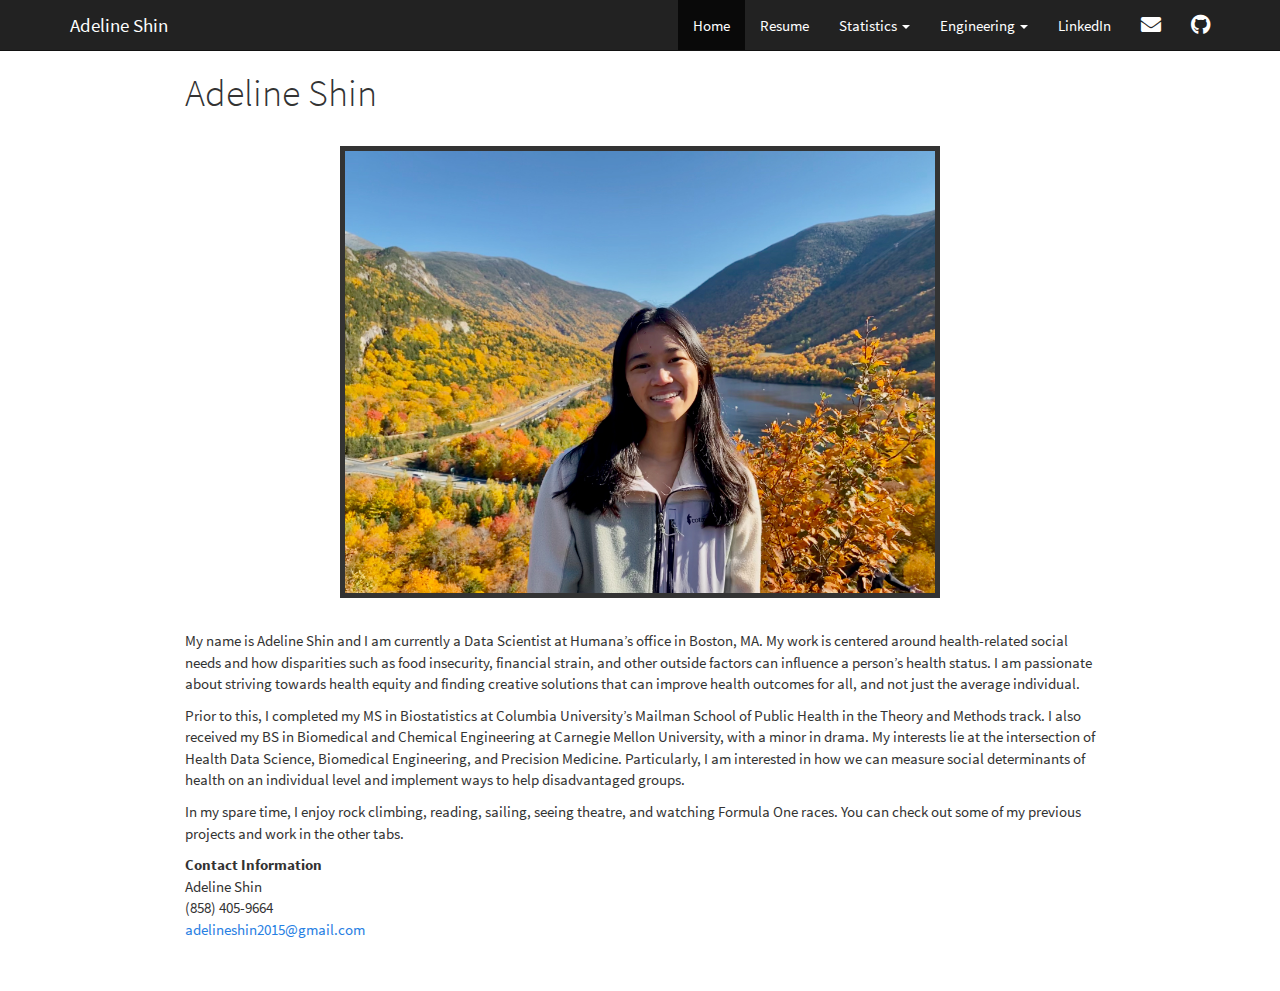
<file: index.html>
<!DOCTYPE html>

<html xmlns="http://www.w3.org/1999/xhtml">

<head>

<meta charset="utf-8" />
<meta http-equiv="Content-Type" content="text/html; charset=utf-8" />
<meta name="generator" content="pandoc" />
<meta http-equiv="X-UA-Compatible" content="IE=EDGE" />




<title>Adeline Shin</title>

<script src="site_libs/jquery-1.11.3/jquery.min.js"></script>
<meta name="viewport" content="width=device-width, initial-scale=1" />
<link href="site_libs/bootstrap-3.3.5/css/cosmo.min.css" rel="stylesheet" />
<script src="site_libs/bootstrap-3.3.5/js/bootstrap.min.js"></script>
<script src="site_libs/bootstrap-3.3.5/shim/html5shiv.min.js"></script>
<script src="site_libs/bootstrap-3.3.5/shim/respond.min.js"></script>
<script src="site_libs/navigation-1.1/tabsets.js"></script>
<link href="site_libs/highlightjs-9.12.0/default.css" rel="stylesheet" />
<script src="site_libs/highlightjs-9.12.0/highlight.js"></script>
<link href="site_libs/font-awesome-5.1.0/css/all.css" rel="stylesheet" />
<link href="site_libs/font-awesome-5.1.0/css/v4-shims.css" rel="stylesheet" />

<style type="text/css">code{white-space: pre;}</style>
<style type="text/css">
  pre:not([class]) {
    background-color: white;
  }
</style>
<script type="text/javascript">
if (window.hljs) {
  hljs.configure({languages: []});
  hljs.initHighlightingOnLoad();
  if (document.readyState && document.readyState === "complete") {
    window.setTimeout(function() { hljs.initHighlighting(); }, 0);
  }
}
</script>



<style type="text/css">
h1 {
  font-size: 34px;
}
h1.title {
  font-size: 38px;
}
h2 {
  font-size: 30px;
}
h3 {
  font-size: 24px;
}
h4 {
  font-size: 18px;
}
h5 {
  font-size: 16px;
}
h6 {
  font-size: 12px;
}
.table th:not([align]) {
  text-align: left;
}
</style>

<link rel="stylesheet" href="icons.css" type="text/css" />



<style type = "text/css">
.main-container {
  max-width: 940px;
  margin-left: auto;
  margin-right: auto;
}
code {
  color: inherit;
  background-color: rgba(0, 0, 0, 0.04);
}
img {
  max-width:100%;
}
.tabbed-pane {
  padding-top: 12px;
}
.html-widget {
  margin-bottom: 20px;
}
button.code-folding-btn:focus {
  outline: none;
}
summary {
  display: list-item;
}
</style>


<style type="text/css">
/* padding for bootstrap navbar */
body {
  padding-top: 51px;
  padding-bottom: 40px;
}
/* offset scroll position for anchor links (for fixed navbar)  */
.section h1 {
  padding-top: 56px;
  margin-top: -56px;
}
.section h2 {
  padding-top: 56px;
  margin-top: -56px;
}
.section h3 {
  padding-top: 56px;
  margin-top: -56px;
}
.section h4 {
  padding-top: 56px;
  margin-top: -56px;
}
.section h5 {
  padding-top: 56px;
  margin-top: -56px;
}
.section h6 {
  padding-top: 56px;
  margin-top: -56px;
}
.dropdown-submenu {
  position: relative;
}
.dropdown-submenu>.dropdown-menu {
  top: 0;
  left: 100%;
  margin-top: -6px;
  margin-left: -1px;
  border-radius: 0 6px 6px 6px;
}
.dropdown-submenu:hover>.dropdown-menu {
  display: block;
}
.dropdown-submenu>a:after {
  display: block;
  content: " ";
  float: right;
  width: 0;
  height: 0;
  border-color: transparent;
  border-style: solid;
  border-width: 5px 0 5px 5px;
  border-left-color: #cccccc;
  margin-top: 5px;
  margin-right: -10px;
}
.dropdown-submenu:hover>a:after {
  border-left-color: #ffffff;
}
.dropdown-submenu.pull-left {
  float: none;
}
.dropdown-submenu.pull-left>.dropdown-menu {
  left: -100%;
  margin-left: 10px;
  border-radius: 6px 0 6px 6px;
}
</style>

<script>
// manage active state of menu based on current page
$(document).ready(function () {
  // active menu anchor
  href = window.location.pathname
  href = href.substr(href.lastIndexOf('/') + 1)
  if (href === "")
    href = "index.html";
  var menuAnchor = $('a[href="' + href + '"]');

  // mark it active
  menuAnchor.parent().addClass('active');

  // if it's got a parent navbar menu mark it active as well
  menuAnchor.closest('li.dropdown').addClass('active');
});
</script>

<!-- tabsets -->

<style type="text/css">
.tabset-dropdown > .nav-tabs {
  display: inline-table;
  max-height: 500px;
  min-height: 44px;
  overflow-y: auto;
  background: white;
  border: 1px solid #ddd;
  border-radius: 4px;
}

.tabset-dropdown > .nav-tabs > li.active:before {
  content: "";
  font-family: 'Glyphicons Halflings';
  display: inline-block;
  padding: 10px;
  border-right: 1px solid #ddd;
}

.tabset-dropdown > .nav-tabs.nav-tabs-open > li.active:before {
  content: "&#xe258;";
  border: none;
}

.tabset-dropdown > .nav-tabs.nav-tabs-open:before {
  content: "";
  font-family: 'Glyphicons Halflings';
  display: inline-block;
  padding: 10px;
  border-right: 1px solid #ddd;
}

.tabset-dropdown > .nav-tabs > li.active {
  display: block;
}

.tabset-dropdown > .nav-tabs > li > a,
.tabset-dropdown > .nav-tabs > li > a:focus,
.tabset-dropdown > .nav-tabs > li > a:hover {
  border: none;
  display: inline-block;
  border-radius: 4px;
}

.tabset-dropdown > .nav-tabs.nav-tabs-open > li {
  display: block;
  float: none;
}

.tabset-dropdown > .nav-tabs > li {
  display: none;
}
</style>

<!-- code folding -->




</head>

<body>


<div class="container-fluid main-container">




<div class="navbar navbar-default  navbar-fixed-top" role="navigation">
  <div class="container">
    <div class="navbar-header">
      <button type="button" class="navbar-toggle collapsed" data-toggle="collapse" data-target="#navbar">
        <span class="icon-bar"></span>
        <span class="icon-bar"></span>
        <span class="icon-bar"></span>
      </button>
      <a class="navbar-brand" href="index.html">Adeline Shin</a>
    </div>
    <div id="navbar" class="navbar-collapse collapse">
      <ul class="nav navbar-nav">
        
      </ul>
      <ul class="nav navbar-nav navbar-right">
        <li>
  <a href="index.html">Home</a>
</li>
<li>
  <a href="resume.html">Resume</a>
</li>
<li class="dropdown">
  <a href="#" class="dropdown-toggle" data-toggle="dropdown" role="button" aria-expanded="false">
    Statistics
     
    <span class="caret"></span>
  </a>
  <ul class="dropdown-menu" role="menu">
    <li>
      <a href="covid19.html">COVID-19 Modeling</a>
    </li>
    <li>
      <a href="nyctaxis.html">NYC Taxis on Valentine's Day</a>
    </li>
    <li>
      <a href="fone.html">Formulae One</a>
    </li>
  </ul>
</li>
<li class="dropdown">
  <a href="#" class="dropdown-toggle" data-toggle="dropdown" role="button" aria-expanded="false">
    Engineering
     
    <span class="caret"></span>
  </a>
  <ul class="dropdown-menu" role="menu">
    <li>
      <a href="medtronic.html">Medtronic Scoliosis Simulator</a>
    </li>
    <li>
      <a href="chocline.html">ChocLine Printer</a>
    </li>
  </ul>
</li>
<li>
  <a href="https://www.linkedin.com/in/adeline-shin-840324121/">LinkedIn</a>
</li>
<li>
  <a href="mailto:&lt;adelineshin2015@gmail.com&gt;">
    <span class="fa fa-envelope fa-lg"></span>
     
  </a>
</li>
<li>
  <a href="http://github.com/abcdefg781/">
    <span class="fa fa-github fa-lg"></span>
     
  </a>
</li>
      </ul>
    </div><!--/.nav-collapse -->
  </div><!--/.container -->
</div><!--/.navbar -->

<div class="fluid-row" id="header">



<h1 class="title toc-ignore">Adeline Shin</h1>

</div>


<head>
<!-- Google tag (gtag.js) -->
<script async src="https://www.googletagmanager.com/gtag/js?id=G-Y1G4CR6XYK"></script>
<script>
  window.dataLayer = window.dataLayer || [];
  function gtag(){dataLayer.push(arguments);}
  gtag('js', new Date());

  gtag('config', 'G-Y1G4CR6XYK');
</script>
</head>
<br>
<center>
<img src="files/IMG_3257.jpeg" style="border:5px solid" width="600" height="auto" alt="centered image">
</center>
<p><br></p>
<p>My name is Adeline Shin and I am currently a Data Scientist at Humana’s office in Boston, MA. My work is centered around health-related social needs and how disparities such as food insecurity, financial strain, and other outside factors can influence a person’s health status. I am passionate about striving towards health equity and finding creative solutions that can improve health outcomes for all, and not just the average individual.</p>
<p>Prior to this, I completed my MS in Biostatistics at Columbia University’s Mailman School of Public Health in the Theory and Methods track. I also received my BS in Biomedical and Chemical Engineering at Carnegie Mellon University, with a minor in drama. My interests lie at the intersection of Health Data Science, Biomedical Engineering, and Precision Medicine. Particularly, I am interested in how we can measure social determinants of health on an individual level and implement ways to help disadvantaged groups.</p>
<p>In my spare time, I enjoy rock climbing, reading, sailing, seeing theatre, and watching Formula One races. You can check out some of my previous projects and work in the other tabs.</p>
<p><strong>Contact Information</strong><br />
Adeline Shin<br />
(858) 405-9664<br />
<a href="mailto:adelineshin2015@gmail.com" class="email">adelineshin2015@gmail.com</a></p>




</div>

<script>

// add bootstrap table styles to pandoc tables
function bootstrapStylePandocTables() {
  $('tr.header').parent('thead').parent('table').addClass('table table-condensed');
}
$(document).ready(function () {
  bootstrapStylePandocTables();
});


</script>

<!-- tabsets -->

<script>
$(document).ready(function () {
  window.buildTabsets("TOC");
});

$(document).ready(function () {
  $('.tabset-dropdown > .nav-tabs > li').click(function () {
    $(this).parent().toggleClass('nav-tabs-open')
  });
});
</script>

<!-- code folding -->


<!-- dynamically load mathjax for compatibility with self-contained -->
<script>
  (function () {
    var script = document.createElement("script");
    script.type = "text/javascript";
    script.src  = "https://mathjax.rstudio.com/latest/MathJax.js?config=TeX-AMS-MML_HTMLorMML";
    document.getElementsByTagName("head")[0].appendChild(script);
  })();
</script>

</body>
</html>
</file>
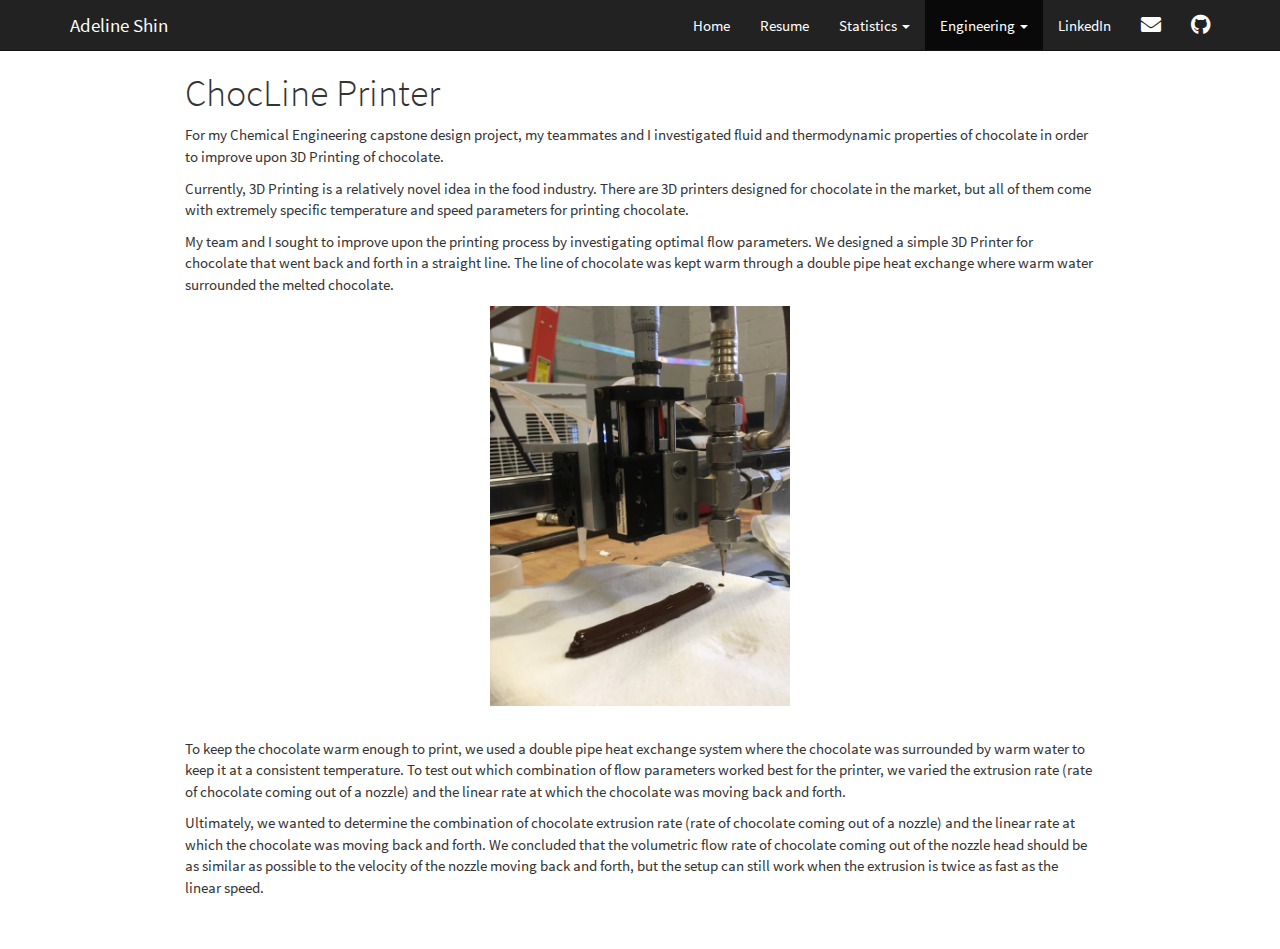
<file: chocline.html>
<!DOCTYPE html>

<html xmlns="http://www.w3.org/1999/xhtml">

<head>

<meta charset="utf-8" />
<meta http-equiv="Content-Type" content="text/html; charset=utf-8" />
<meta name="generator" content="pandoc" />
<meta http-equiv="X-UA-Compatible" content="IE=EDGE" />




<title>ChocLine Printer</title>

<script src="site_libs/jquery-1.11.3/jquery.min.js"></script>
<meta name="viewport" content="width=device-width, initial-scale=1" />
<link href="site_libs/bootstrap-3.3.5/css/cosmo.min.css" rel="stylesheet" />
<script src="site_libs/bootstrap-3.3.5/js/bootstrap.min.js"></script>
<script src="site_libs/bootstrap-3.3.5/shim/html5shiv.min.js"></script>
<script src="site_libs/bootstrap-3.3.5/shim/respond.min.js"></script>
<script src="site_libs/navigation-1.1/tabsets.js"></script>
<link href="site_libs/highlightjs-9.12.0/default.css" rel="stylesheet" />
<script src="site_libs/highlightjs-9.12.0/highlight.js"></script>
<link href="site_libs/font-awesome-5.1.0/css/all.css" rel="stylesheet" />
<link href="site_libs/font-awesome-5.1.0/css/v4-shims.css" rel="stylesheet" />

<style type="text/css">code{white-space: pre;}</style>
<style type="text/css">
  pre:not([class]) {
    background-color: white;
  }
</style>
<script type="text/javascript">
if (window.hljs) {
  hljs.configure({languages: []});
  hljs.initHighlightingOnLoad();
  if (document.readyState && document.readyState === "complete") {
    window.setTimeout(function() { hljs.initHighlighting(); }, 0);
  }
}
</script>



<style type="text/css">
h1 {
  font-size: 34px;
}
h1.title {
  font-size: 38px;
}
h2 {
  font-size: 30px;
}
h3 {
  font-size: 24px;
}
h4 {
  font-size: 18px;
}
h5 {
  font-size: 16px;
}
h6 {
  font-size: 12px;
}
.table th:not([align]) {
  text-align: left;
}
</style>

<link rel="stylesheet" href="styles.css" type="text/css" />



<style type = "text/css">
.main-container {
  max-width: 940px;
  margin-left: auto;
  margin-right: auto;
}
code {
  color: inherit;
  background-color: rgba(0, 0, 0, 0.04);
}
img {
  max-width:100%;
}
.tabbed-pane {
  padding-top: 12px;
}
.html-widget {
  margin-bottom: 20px;
}
button.code-folding-btn:focus {
  outline: none;
}
summary {
  display: list-item;
}
</style>


<style type="text/css">
/* padding for bootstrap navbar */
body {
  padding-top: 51px;
  padding-bottom: 40px;
}
/* offset scroll position for anchor links (for fixed navbar)  */
.section h1 {
  padding-top: 56px;
  margin-top: -56px;
}
.section h2 {
  padding-top: 56px;
  margin-top: -56px;
}
.section h3 {
  padding-top: 56px;
  margin-top: -56px;
}
.section h4 {
  padding-top: 56px;
  margin-top: -56px;
}
.section h5 {
  padding-top: 56px;
  margin-top: -56px;
}
.section h6 {
  padding-top: 56px;
  margin-top: -56px;
}
.dropdown-submenu {
  position: relative;
}
.dropdown-submenu>.dropdown-menu {
  top: 0;
  left: 100%;
  margin-top: -6px;
  margin-left: -1px;
  border-radius: 0 6px 6px 6px;
}
.dropdown-submenu:hover>.dropdown-menu {
  display: block;
}
.dropdown-submenu>a:after {
  display: block;
  content: " ";
  float: right;
  width: 0;
  height: 0;
  border-color: transparent;
  border-style: solid;
  border-width: 5px 0 5px 5px;
  border-left-color: #cccccc;
  margin-top: 5px;
  margin-right: -10px;
}
.dropdown-submenu:hover>a:after {
  border-left-color: #ffffff;
}
.dropdown-submenu.pull-left {
  float: none;
}
.dropdown-submenu.pull-left>.dropdown-menu {
  left: -100%;
  margin-left: 10px;
  border-radius: 6px 0 6px 6px;
}
</style>

<script>
// manage active state of menu based on current page
$(document).ready(function () {
  // active menu anchor
  href = window.location.pathname
  href = href.substr(href.lastIndexOf('/') + 1)
  if (href === "")
    href = "index.html";
  var menuAnchor = $('a[href="' + href + '"]');

  // mark it active
  menuAnchor.parent().addClass('active');

  // if it's got a parent navbar menu mark it active as well
  menuAnchor.closest('li.dropdown').addClass('active');
});
</script>

<!-- tabsets -->

<style type="text/css">
.tabset-dropdown > .nav-tabs {
  display: inline-table;
  max-height: 500px;
  min-height: 44px;
  overflow-y: auto;
  background: white;
  border: 1px solid #ddd;
  border-radius: 4px;
}

.tabset-dropdown > .nav-tabs > li.active:before {
  content: "";
  font-family: 'Glyphicons Halflings';
  display: inline-block;
  padding: 10px;
  border-right: 1px solid #ddd;
}

.tabset-dropdown > .nav-tabs.nav-tabs-open > li.active:before {
  content: "&#xe258;";
  border: none;
}

.tabset-dropdown > .nav-tabs.nav-tabs-open:before {
  content: "";
  font-family: 'Glyphicons Halflings';
  display: inline-block;
  padding: 10px;
  border-right: 1px solid #ddd;
}

.tabset-dropdown > .nav-tabs > li.active {
  display: block;
}

.tabset-dropdown > .nav-tabs > li > a,
.tabset-dropdown > .nav-tabs > li > a:focus,
.tabset-dropdown > .nav-tabs > li > a:hover {
  border: none;
  display: inline-block;
  border-radius: 4px;
}

.tabset-dropdown > .nav-tabs.nav-tabs-open > li {
  display: block;
  float: none;
}

.tabset-dropdown > .nav-tabs > li {
  display: none;
}
</style>

<!-- code folding -->




</head>

<body>


<div class="container-fluid main-container">




<div class="navbar navbar-default  navbar-fixed-top" role="navigation">
  <div class="container">
    <div class="navbar-header">
      <button type="button" class="navbar-toggle collapsed" data-toggle="collapse" data-target="#navbar">
        <span class="icon-bar"></span>
        <span class="icon-bar"></span>
        <span class="icon-bar"></span>
      </button>
      <a class="navbar-brand" href="index.html">Adeline Shin</a>
    </div>
    <div id="navbar" class="navbar-collapse collapse">
      <ul class="nav navbar-nav">
        
      </ul>
      <ul class="nav navbar-nav navbar-right">
        <li>
  <a href="index.html">Home</a>
</li>
<li>
  <a href="resume.html">Resume</a>
</li>
<li class="dropdown">
  <a href="#" class="dropdown-toggle" data-toggle="dropdown" role="button" aria-expanded="false">
    Statistics
     
    <span class="caret"></span>
  </a>
  <ul class="dropdown-menu" role="menu">
    <li>
      <a href="covid19.html">COVID-19 Modeling</a>
    </li>
    <li>
      <a href="nyctaxis.html">NYC Taxis on Valentine's Day</a>
    </li>
    <li>
      <a href="fone.html">Formulae One</a>
    </li>
  </ul>
</li>
<li class="dropdown">
  <a href="#" class="dropdown-toggle" data-toggle="dropdown" role="button" aria-expanded="false">
    Engineering
     
    <span class="caret"></span>
  </a>
  <ul class="dropdown-menu" role="menu">
    <li>
      <a href="medtronic.html">Medtronic Scoliosis Simulator</a>
    </li>
    <li>
      <a href="chocline.html">ChocLine Printer</a>
    </li>
  </ul>
</li>
<li>
  <a href="https://www.linkedin.com/in/adeline-shin-840324121/">LinkedIn</a>
</li>
<li>
  <a href="mailto:&lt;adelineshin2015@gmail.com&gt;">
    <span class="fa fa-envelope fa-lg"></span>
     
  </a>
</li>
<li>
  <a href="http://github.com/abcdefg781/">
    <span class="fa fa-github fa-lg"></span>
     
  </a>
</li>
      </ul>
    </div><!--/.nav-collapse -->
  </div><!--/.container -->
</div><!--/.navbar -->

<div class="fluid-row" id="header">



<h1 class="title toc-ignore">ChocLine Printer</h1>

</div>


<head>
<!-- Google tag (gtag.js) -->
<script async src="https://www.googletagmanager.com/gtag/js?id=G-Y1G4CR6XYK"></script>
<script>
  window.dataLayer = window.dataLayer || [];
  function gtag(){dataLayer.push(arguments);}
  gtag('js', new Date());

  gtag('config', 'G-Y1G4CR6XYK');
</script>
</head>
<p>For my Chemical Engineering capstone design project, my teammates and I investigated fluid and thermodynamic properties of chocolate in order to improve upon 3D Printing of chocolate.</p>
<p>Currently, 3D Printing is a relatively novel idea in the food industry. There are 3D printers designed for chocolate in the market, but all of them come with extremely specific temperature and speed parameters for printing chocolate.</p>
<p>My team and I sought to improve upon the printing process by investigating optimal flow parameters. We designed a simple 3D Printer for chocolate that went back and forth in a straight line. The line of chocolate was kept warm through a double pipe heat exchange where warm water surrounded the melted chocolate.</p>
<center>
<img src="files/IMG_6846.jpg" height="400" width="auto">
</center>
<p><br></p>
<p>To keep the chocolate warm enough to print, we used a double pipe heat exchange system where the chocolate was surrounded by warm water to keep it at a consistent temperature. To test out which combination of flow parameters worked best for the printer, we varied the extrusion rate (rate of chocolate coming out of a nozzle) and the linear rate at which the chocolate was moving back and forth.</p>
<p>Ultimately, we wanted to determine the combination of chocolate extrusion rate (rate of chocolate coming out of a nozzle) and the linear rate at which the chocolate was moving back and forth. We concluded that the volumetric flow rate of chocolate coming out of the nozzle head should be as similar as possible to the velocity of the nozzle moving back and forth, but the setup can still work when the extrusion is twice as fast as the linear speed.</p>




</div>

<script>

// add bootstrap table styles to pandoc tables
function bootstrapStylePandocTables() {
  $('tr.header').parent('thead').parent('table').addClass('table table-condensed');
}
$(document).ready(function () {
  bootstrapStylePandocTables();
});


</script>

<!-- tabsets -->

<script>
$(document).ready(function () {
  window.buildTabsets("TOC");
});

$(document).ready(function () {
  $('.tabset-dropdown > .nav-tabs > li').click(function () {
    $(this).parent().toggleClass('nav-tabs-open')
  });
});
</script>

<!-- code folding -->


<!-- dynamically load mathjax for compatibility with self-contained -->
<script>
  (function () {
    var script = document.createElement("script");
    script.type = "text/javascript";
    script.src  = "https://mathjax.rstudio.com/latest/MathJax.js?config=TeX-AMS-MML_HTMLorMML";
    document.getElementsByTagName("head")[0].appendChild(script);
  })();
</script>

</body>
</html>
</file>
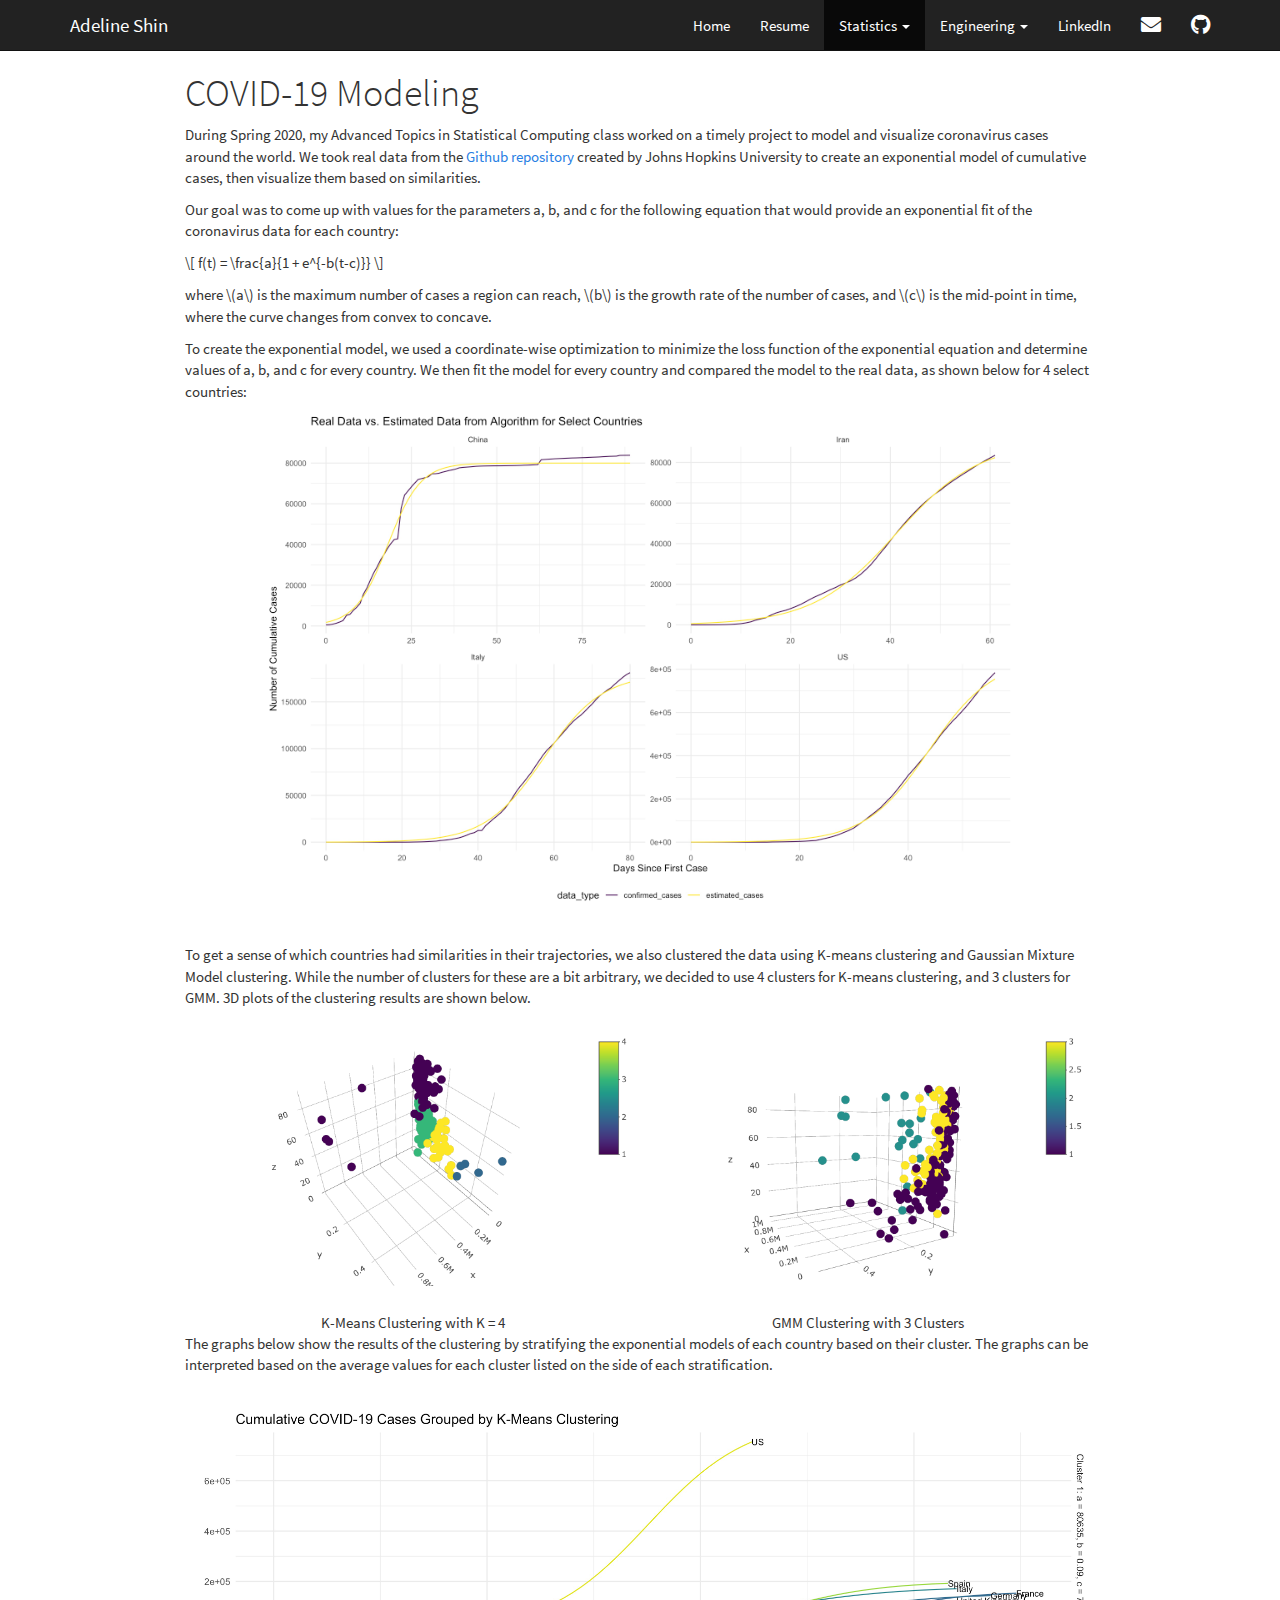
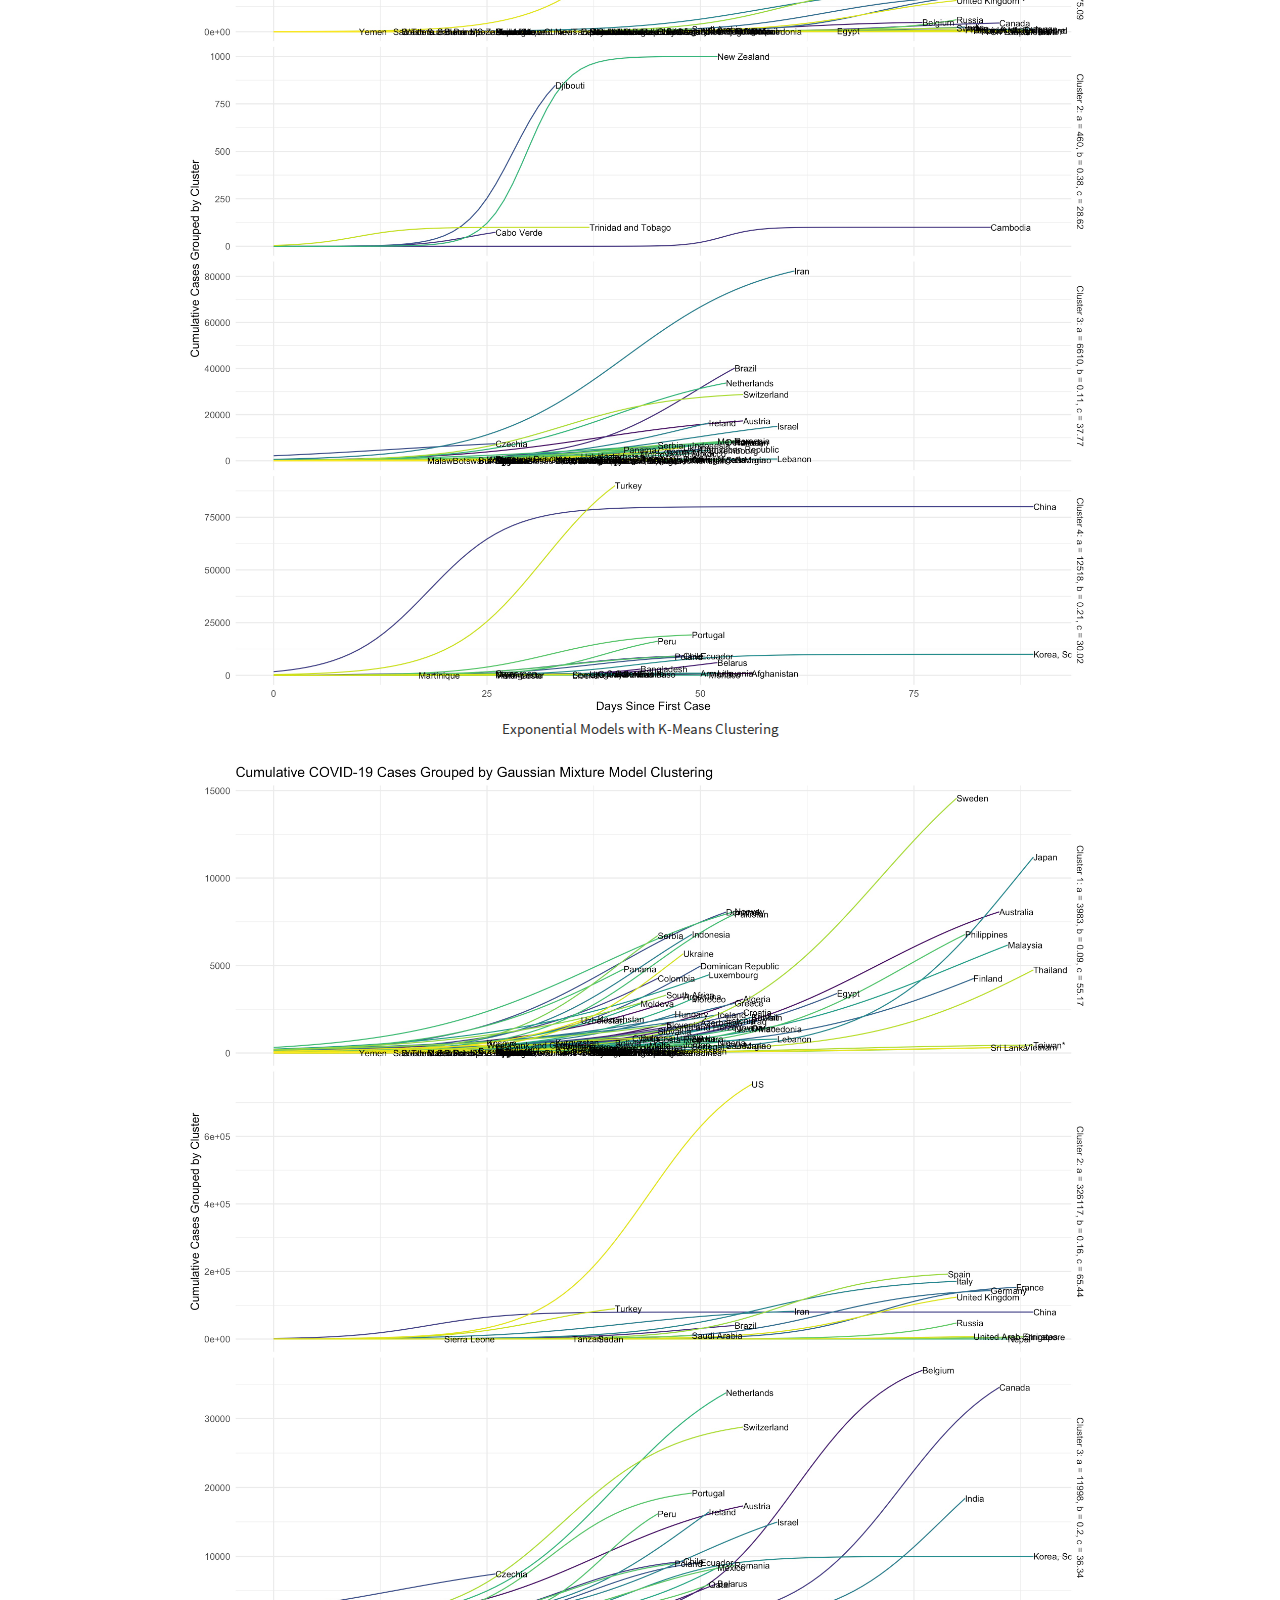
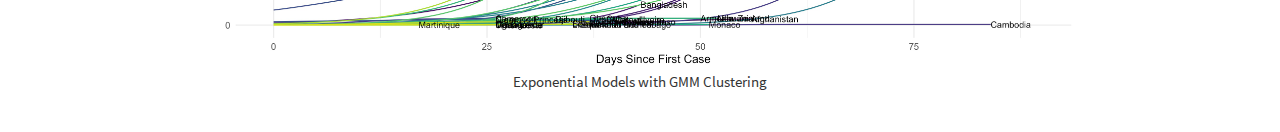
<file: covid19.html>
<!DOCTYPE html>

<html xmlns="http://www.w3.org/1999/xhtml">

<head>

<meta charset="utf-8" />
<meta http-equiv="Content-Type" content="text/html; charset=utf-8" />
<meta name="generator" content="pandoc" />
<meta http-equiv="X-UA-Compatible" content="IE=EDGE" />




<title>COVID-19 Modeling</title>

<script src="site_libs/jquery-1.11.3/jquery.min.js"></script>
<meta name="viewport" content="width=device-width, initial-scale=1" />
<link href="site_libs/bootstrap-3.3.5/css/cosmo.min.css" rel="stylesheet" />
<script src="site_libs/bootstrap-3.3.5/js/bootstrap.min.js"></script>
<script src="site_libs/bootstrap-3.3.5/shim/html5shiv.min.js"></script>
<script src="site_libs/bootstrap-3.3.5/shim/respond.min.js"></script>
<script src="site_libs/navigation-1.1/tabsets.js"></script>
<link href="site_libs/highlightjs-9.12.0/default.css" rel="stylesheet" />
<script src="site_libs/highlightjs-9.12.0/highlight.js"></script>
<link href="site_libs/font-awesome-5.1.0/css/all.css" rel="stylesheet" />
<link href="site_libs/font-awesome-5.1.0/css/v4-shims.css" rel="stylesheet" />

<style type="text/css">code{white-space: pre;}</style>
<style type="text/css">
  pre:not([class]) {
    background-color: white;
  }
</style>
<script type="text/javascript">
if (window.hljs) {
  hljs.configure({languages: []});
  hljs.initHighlightingOnLoad();
  if (document.readyState && document.readyState === "complete") {
    window.setTimeout(function() { hljs.initHighlighting(); }, 0);
  }
}
</script>



<style type="text/css">
h1 {
  font-size: 34px;
}
h1.title {
  font-size: 38px;
}
h2 {
  font-size: 30px;
}
h3 {
  font-size: 24px;
}
h4 {
  font-size: 18px;
}
h5 {
  font-size: 16px;
}
h6 {
  font-size: 12px;
}
.table th:not([align]) {
  text-align: left;
}
</style>

<link rel="stylesheet" href="styles.css" type="text/css" />



<style type = "text/css">
.main-container {
  max-width: 940px;
  margin-left: auto;
  margin-right: auto;
}
code {
  color: inherit;
  background-color: rgba(0, 0, 0, 0.04);
}
img {
  max-width:100%;
}
.tabbed-pane {
  padding-top: 12px;
}
.html-widget {
  margin-bottom: 20px;
}
button.code-folding-btn:focus {
  outline: none;
}
summary {
  display: list-item;
}
</style>


<style type="text/css">
/* padding for bootstrap navbar */
body {
  padding-top: 51px;
  padding-bottom: 40px;
}
/* offset scroll position for anchor links (for fixed navbar)  */
.section h1 {
  padding-top: 56px;
  margin-top: -56px;
}
.section h2 {
  padding-top: 56px;
  margin-top: -56px;
}
.section h3 {
  padding-top: 56px;
  margin-top: -56px;
}
.section h4 {
  padding-top: 56px;
  margin-top: -56px;
}
.section h5 {
  padding-top: 56px;
  margin-top: -56px;
}
.section h6 {
  padding-top: 56px;
  margin-top: -56px;
}
.dropdown-submenu {
  position: relative;
}
.dropdown-submenu>.dropdown-menu {
  top: 0;
  left: 100%;
  margin-top: -6px;
  margin-left: -1px;
  border-radius: 0 6px 6px 6px;
}
.dropdown-submenu:hover>.dropdown-menu {
  display: block;
}
.dropdown-submenu>a:after {
  display: block;
  content: " ";
  float: right;
  width: 0;
  height: 0;
  border-color: transparent;
  border-style: solid;
  border-width: 5px 0 5px 5px;
  border-left-color: #cccccc;
  margin-top: 5px;
  margin-right: -10px;
}
.dropdown-submenu:hover>a:after {
  border-left-color: #ffffff;
}
.dropdown-submenu.pull-left {
  float: none;
}
.dropdown-submenu.pull-left>.dropdown-menu {
  left: -100%;
  margin-left: 10px;
  border-radius: 6px 0 6px 6px;
}
</style>

<script>
// manage active state of menu based on current page
$(document).ready(function () {
  // active menu anchor
  href = window.location.pathname
  href = href.substr(href.lastIndexOf('/') + 1)
  if (href === "")
    href = "index.html";
  var menuAnchor = $('a[href="' + href + '"]');

  // mark it active
  menuAnchor.parent().addClass('active');

  // if it's got a parent navbar menu mark it active as well
  menuAnchor.closest('li.dropdown').addClass('active');
});
</script>

<!-- tabsets -->

<style type="text/css">
.tabset-dropdown > .nav-tabs {
  display: inline-table;
  max-height: 500px;
  min-height: 44px;
  overflow-y: auto;
  background: white;
  border: 1px solid #ddd;
  border-radius: 4px;
}

.tabset-dropdown > .nav-tabs > li.active:before {
  content: "";
  font-family: 'Glyphicons Halflings';
  display: inline-block;
  padding: 10px;
  border-right: 1px solid #ddd;
}

.tabset-dropdown > .nav-tabs.nav-tabs-open > li.active:before {
  content: "&#xe258;";
  border: none;
}

.tabset-dropdown > .nav-tabs.nav-tabs-open:before {
  content: "";
  font-family: 'Glyphicons Halflings';
  display: inline-block;
  padding: 10px;
  border-right: 1px solid #ddd;
}

.tabset-dropdown > .nav-tabs > li.active {
  display: block;
}

.tabset-dropdown > .nav-tabs > li > a,
.tabset-dropdown > .nav-tabs > li > a:focus,
.tabset-dropdown > .nav-tabs > li > a:hover {
  border: none;
  display: inline-block;
  border-radius: 4px;
}

.tabset-dropdown > .nav-tabs.nav-tabs-open > li {
  display: block;
  float: none;
}

.tabset-dropdown > .nav-tabs > li {
  display: none;
}
</style>

<!-- code folding -->




</head>

<body>


<div class="container-fluid main-container">




<div class="navbar navbar-default  navbar-fixed-top" role="navigation">
  <div class="container">
    <div class="navbar-header">
      <button type="button" class="navbar-toggle collapsed" data-toggle="collapse" data-target="#navbar">
        <span class="icon-bar"></span>
        <span class="icon-bar"></span>
        <span class="icon-bar"></span>
      </button>
      <a class="navbar-brand" href="index.html">Adeline Shin</a>
    </div>
    <div id="navbar" class="navbar-collapse collapse">
      <ul class="nav navbar-nav">
        
      </ul>
      <ul class="nav navbar-nav navbar-right">
        <li>
  <a href="index.html">Home</a>
</li>
<li>
  <a href="resume.html">Resume</a>
</li>
<li class="dropdown">
  <a href="#" class="dropdown-toggle" data-toggle="dropdown" role="button" aria-expanded="false">
    Statistics
     
    <span class="caret"></span>
  </a>
  <ul class="dropdown-menu" role="menu">
    <li>
      <a href="covid19.html">COVID-19 Modeling</a>
    </li>
    <li>
      <a href="nyctaxis.html">NYC Taxis on Valentine's Day</a>
    </li>
    <li>
      <a href="fone.html">Formulae One</a>
    </li>
  </ul>
</li>
<li class="dropdown">
  <a href="#" class="dropdown-toggle" data-toggle="dropdown" role="button" aria-expanded="false">
    Engineering
     
    <span class="caret"></span>
  </a>
  <ul class="dropdown-menu" role="menu">
    <li>
      <a href="medtronic.html">Medtronic Scoliosis Simulator</a>
    </li>
    <li>
      <a href="chocline.html">ChocLine Printer</a>
    </li>
  </ul>
</li>
<li>
  <a href="https://www.linkedin.com/in/adeline-shin-840324121/">LinkedIn</a>
</li>
<li>
  <a href="mailto:&lt;adelineshin2015@gmail.com&gt;">
    <span class="fa fa-envelope fa-lg"></span>
     
  </a>
</li>
<li>
  <a href="http://github.com/abcdefg781/">
    <span class="fa fa-github fa-lg"></span>
     
  </a>
</li>
      </ul>
    </div><!--/.nav-collapse -->
  </div><!--/.container -->
</div><!--/.navbar -->

<div class="fluid-row" id="header">



<h1 class="title toc-ignore">COVID-19 Modeling</h1>

</div>


<head>
<!-- Google tag (gtag.js) -->
<script async src="https://www.googletagmanager.com/gtag/js?id=G-Y1G4CR6XYK"></script>
<script>
  window.dataLayer = window.dataLayer || [];
  function gtag(){dataLayer.push(arguments);}
  gtag('js', new Date());

  gtag('config', 'G-Y1G4CR6XYK');
</script>
</head>
<p>During Spring 2020, my Advanced Topics in Statistical Computing class worked on a timely project to model and visualize coronavirus cases around the world. We took real data from the <a href="https://github.com/CSSEGISandData/COVID-19">Github repository</a> created by Johns Hopkins University to create an exponential model of cumulative cases, then visualize them based on similarities.</p>
<p>Our goal was to come up with values for the parameters a, b, and c for the following equation that would provide an exponential fit of the coronavirus data for each country:</p>
<p><span class="math display">\[
f(t) = \frac{a}{1 + e^{-b(t-c)}}
\]</span></p>
<p>where <span class="math inline">\(a\)</span> is the maximum number of cases a region can reach, <span class="math inline">\(b\)</span> is the growth rate of the number of cases, and <span class="math inline">\(c\)</span> is the mid-point in time, where the curve changes from convex to concave.</p>
<p>To create the exponential model, we used a coordinate-wise optimization to minimize the loss function of the exponential equation and determine values of a, b, and c for every country. We then fit the model for every country and compared the model to the real data, as shown below for 4 select countries:</p>
<center>
<img src="files/comparison_graph.jpg" height="500" width="auto">
</center>
<p><br></p>
<p>To get a sense of which countries had similarities in their trajectories, we also clustered the data using K-means clustering and Gaussian Mixture Model clustering. While the number of clusters for these are a bit arbitrary, we decided to use 4 clusters for K-means clustering, and 3 clusters for GMM. 3D plots of the clustering results are shown below.</p>
<center>
<div class"row">
    <div class="column">
    <img src="files/km4-3dplot.png" alt="K-Means Clustering">
    <figcaption>K-Means Clustering with K = 4</figcaption>
    </div>
    <div class="column">
    <img src="files/gmm3.png" alt="GMM Clustering">
    <figcaption>GMM Clustering with 3 Clusters</figcaption>
    </div>
  </div>
</center>
<p>The graphs below show the results of the clustering by stratifying the exponential models of each country based on their cluster. The graphs can be interpreted based on the average values for each cluster listed on the side of each stratification.</p>
<br>
<center>
<img src="files/kmeans_graph.jpg" alt="K-Means Clustering">
<figcaption>
Exponential Models with K-Means Clustering
</figcaption>
<br> <img src="files/gmm_graph.jpg" alt="GMM Clustering">
<figcaption>
Exponential Models with GMM Clustering
</figcaption>
</center>




</div>

<script>

// add bootstrap table styles to pandoc tables
function bootstrapStylePandocTables() {
  $('tr.header').parent('thead').parent('table').addClass('table table-condensed');
}
$(document).ready(function () {
  bootstrapStylePandocTables();
});


</script>

<!-- tabsets -->

<script>
$(document).ready(function () {
  window.buildTabsets("TOC");
});

$(document).ready(function () {
  $('.tabset-dropdown > .nav-tabs > li').click(function () {
    $(this).parent().toggleClass('nav-tabs-open')
  });
});
</script>

<!-- code folding -->


<!-- dynamically load mathjax for compatibility with self-contained -->
<script>
  (function () {
    var script = document.createElement("script");
    script.type = "text/javascript";
    script.src  = "https://mathjax.rstudio.com/latest/MathJax.js?config=TeX-AMS-MML_HTMLorMML";
    document.getElementsByTagName("head")[0].appendChild(script);
  })();
</script>

</body>
</html>
</file>
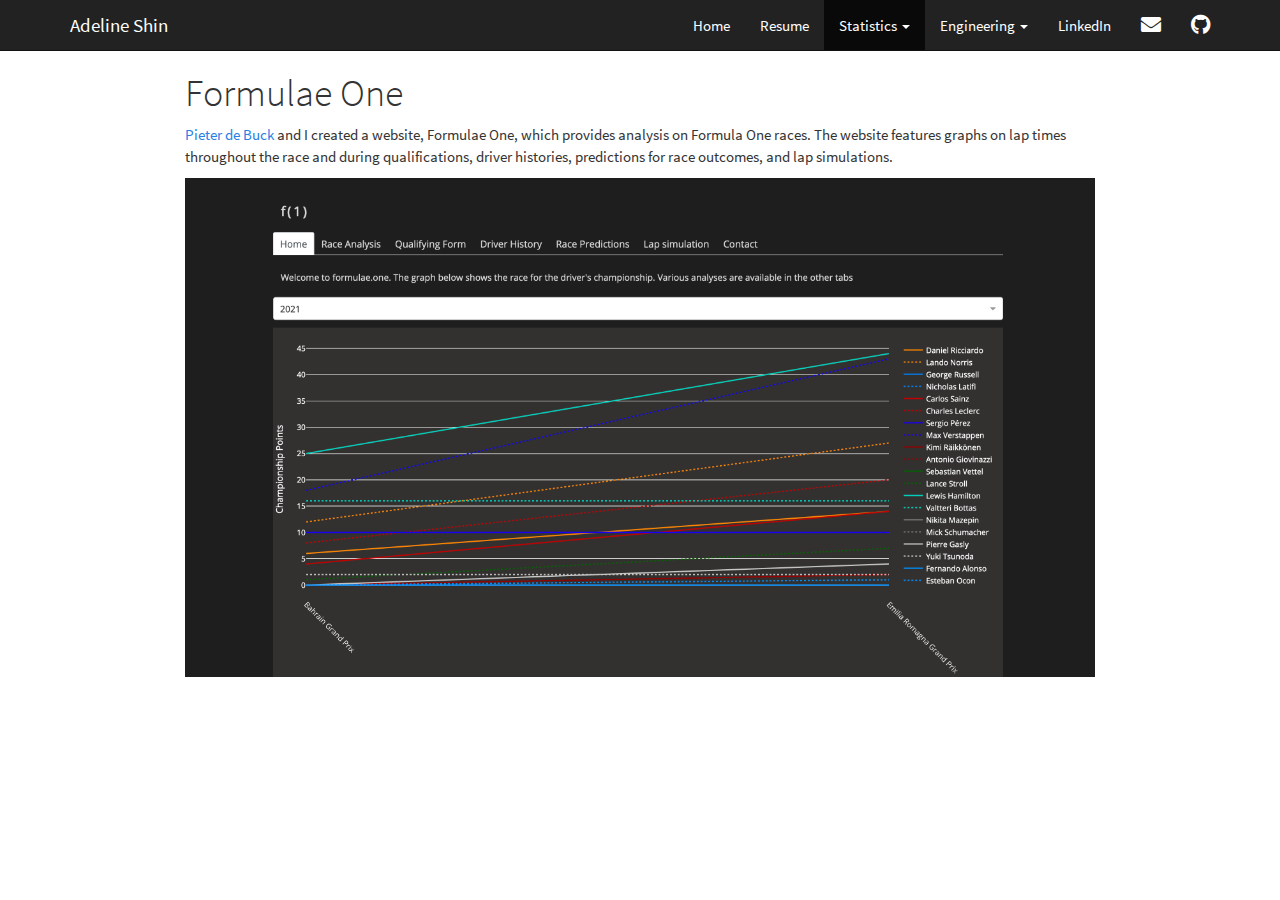
<file: fone.html>
<!DOCTYPE html>

<html xmlns="http://www.w3.org/1999/xhtml">

<head>

<meta charset="utf-8" />
<meta http-equiv="Content-Type" content="text/html; charset=utf-8" />
<meta name="generator" content="pandoc" />
<meta http-equiv="X-UA-Compatible" content="IE=EDGE" />




<title>Formulae One</title>

<script src="site_libs/jquery-1.11.3/jquery.min.js"></script>
<meta name="viewport" content="width=device-width, initial-scale=1" />
<link href="site_libs/bootstrap-3.3.5/css/cosmo.min.css" rel="stylesheet" />
<script src="site_libs/bootstrap-3.3.5/js/bootstrap.min.js"></script>
<script src="site_libs/bootstrap-3.3.5/shim/html5shiv.min.js"></script>
<script src="site_libs/bootstrap-3.3.5/shim/respond.min.js"></script>
<script src="site_libs/navigation-1.1/tabsets.js"></script>
<link href="site_libs/highlightjs-9.12.0/default.css" rel="stylesheet" />
<script src="site_libs/highlightjs-9.12.0/highlight.js"></script>
<link href="site_libs/font-awesome-5.1.0/css/all.css" rel="stylesheet" />
<link href="site_libs/font-awesome-5.1.0/css/v4-shims.css" rel="stylesheet" />

<style type="text/css">code{white-space: pre;}</style>
<style type="text/css">
  pre:not([class]) {
    background-color: white;
  }
</style>
<script type="text/javascript">
if (window.hljs) {
  hljs.configure({languages: []});
  hljs.initHighlightingOnLoad();
  if (document.readyState && document.readyState === "complete") {
    window.setTimeout(function() { hljs.initHighlighting(); }, 0);
  }
}
</script>



<style type="text/css">
h1 {
  font-size: 34px;
}
h1.title {
  font-size: 38px;
}
h2 {
  font-size: 30px;
}
h3 {
  font-size: 24px;
}
h4 {
  font-size: 18px;
}
h5 {
  font-size: 16px;
}
h6 {
  font-size: 12px;
}
.table th:not([align]) {
  text-align: left;
}
</style>

<link rel="stylesheet" href="styles.css" type="text/css" />



<style type = "text/css">
.main-container {
  max-width: 940px;
  margin-left: auto;
  margin-right: auto;
}
code {
  color: inherit;
  background-color: rgba(0, 0, 0, 0.04);
}
img {
  max-width:100%;
}
.tabbed-pane {
  padding-top: 12px;
}
.html-widget {
  margin-bottom: 20px;
}
button.code-folding-btn:focus {
  outline: none;
}
summary {
  display: list-item;
}
</style>


<style type="text/css">
/* padding for bootstrap navbar */
body {
  padding-top: 51px;
  padding-bottom: 40px;
}
/* offset scroll position for anchor links (for fixed navbar)  */
.section h1 {
  padding-top: 56px;
  margin-top: -56px;
}
.section h2 {
  padding-top: 56px;
  margin-top: -56px;
}
.section h3 {
  padding-top: 56px;
  margin-top: -56px;
}
.section h4 {
  padding-top: 56px;
  margin-top: -56px;
}
.section h5 {
  padding-top: 56px;
  margin-top: -56px;
}
.section h6 {
  padding-top: 56px;
  margin-top: -56px;
}
.dropdown-submenu {
  position: relative;
}
.dropdown-submenu>.dropdown-menu {
  top: 0;
  left: 100%;
  margin-top: -6px;
  margin-left: -1px;
  border-radius: 0 6px 6px 6px;
}
.dropdown-submenu:hover>.dropdown-menu {
  display: block;
}
.dropdown-submenu>a:after {
  display: block;
  content: " ";
  float: right;
  width: 0;
  height: 0;
  border-color: transparent;
  border-style: solid;
  border-width: 5px 0 5px 5px;
  border-left-color: #cccccc;
  margin-top: 5px;
  margin-right: -10px;
}
.dropdown-submenu:hover>a:after {
  border-left-color: #ffffff;
}
.dropdown-submenu.pull-left {
  float: none;
}
.dropdown-submenu.pull-left>.dropdown-menu {
  left: -100%;
  margin-left: 10px;
  border-radius: 6px 0 6px 6px;
}
</style>

<script>
// manage active state of menu based on current page
$(document).ready(function () {
  // active menu anchor
  href = window.location.pathname
  href = href.substr(href.lastIndexOf('/') + 1)
  if (href === "")
    href = "index.html";
  var menuAnchor = $('a[href="' + href + '"]');

  // mark it active
  menuAnchor.parent().addClass('active');

  // if it's got a parent navbar menu mark it active as well
  menuAnchor.closest('li.dropdown').addClass('active');
});
</script>

<!-- tabsets -->

<style type="text/css">
.tabset-dropdown > .nav-tabs {
  display: inline-table;
  max-height: 500px;
  min-height: 44px;
  overflow-y: auto;
  background: white;
  border: 1px solid #ddd;
  border-radius: 4px;
}

.tabset-dropdown > .nav-tabs > li.active:before {
  content: "";
  font-family: 'Glyphicons Halflings';
  display: inline-block;
  padding: 10px;
  border-right: 1px solid #ddd;
}

.tabset-dropdown > .nav-tabs.nav-tabs-open > li.active:before {
  content: "&#xe258;";
  border: none;
}

.tabset-dropdown > .nav-tabs.nav-tabs-open:before {
  content: "";
  font-family: 'Glyphicons Halflings';
  display: inline-block;
  padding: 10px;
  border-right: 1px solid #ddd;
}

.tabset-dropdown > .nav-tabs > li.active {
  display: block;
}

.tabset-dropdown > .nav-tabs > li > a,
.tabset-dropdown > .nav-tabs > li > a:focus,
.tabset-dropdown > .nav-tabs > li > a:hover {
  border: none;
  display: inline-block;
  border-radius: 4px;
}

.tabset-dropdown > .nav-tabs.nav-tabs-open > li {
  display: block;
  float: none;
}

.tabset-dropdown > .nav-tabs > li {
  display: none;
}
</style>

<!-- code folding -->




</head>

<body>


<div class="container-fluid main-container">




<div class="navbar navbar-default  navbar-fixed-top" role="navigation">
  <div class="container">
    <div class="navbar-header">
      <button type="button" class="navbar-toggle collapsed" data-toggle="collapse" data-target="#navbar">
        <span class="icon-bar"></span>
        <span class="icon-bar"></span>
        <span class="icon-bar"></span>
      </button>
      <a class="navbar-brand" href="index.html">Adeline Shin</a>
    </div>
    <div id="navbar" class="navbar-collapse collapse">
      <ul class="nav navbar-nav">
        
      </ul>
      <ul class="nav navbar-nav navbar-right">
        <li>
  <a href="index.html">Home</a>
</li>
<li>
  <a href="resume.html">Resume</a>
</li>
<li class="dropdown">
  <a href="#" class="dropdown-toggle" data-toggle="dropdown" role="button" aria-expanded="false">
    Statistics
     
    <span class="caret"></span>
  </a>
  <ul class="dropdown-menu" role="menu">
    <li>
      <a href="covid19.html">COVID-19 Modeling</a>
    </li>
    <li>
      <a href="nyctaxis.html">NYC Taxis on Valentine's Day</a>
    </li>
    <li>
      <a href="fone.html">Formulae One</a>
    </li>
  </ul>
</li>
<li class="dropdown">
  <a href="#" class="dropdown-toggle" data-toggle="dropdown" role="button" aria-expanded="false">
    Engineering
     
    <span class="caret"></span>
  </a>
  <ul class="dropdown-menu" role="menu">
    <li>
      <a href="medtronic.html">Medtronic Scoliosis Simulator</a>
    </li>
    <li>
      <a href="chocline.html">ChocLine Printer</a>
    </li>
  </ul>
</li>
<li>
  <a href="https://www.linkedin.com/in/adeline-shin-840324121/">LinkedIn</a>
</li>
<li>
  <a href="mailto:&lt;adelineshin2015@gmail.com&gt;">
    <span class="fa fa-envelope fa-lg"></span>
     
  </a>
</li>
<li>
  <a href="http://github.com/abcdefg781/">
    <span class="fa fa-github fa-lg"></span>
     
  </a>
</li>
      </ul>
    </div><!--/.nav-collapse -->
  </div><!--/.container -->
</div><!--/.navbar -->

<div class="fluid-row" id="header">



<h1 class="title toc-ignore">Formulae One</h1>

</div>


<head>
<!-- Google tag (gtag.js) -->
<script async src="https://www.googletagmanager.com/gtag/js?id=G-Y1G4CR6XYK"></script>
<script>
  window.dataLayer = window.dataLayer || [];
  function gtag(){dataLayer.push(arguments);}
  gtag('js', new Date());

  gtag('config', 'G-Y1G4CR6XYK');
</script>
</head>
<p><a href="pieterdebuck.com">Pieter de Buck</a> and I created a website, Formulae One, which provides analysis on Formula One races. The website features graphs on lap times throughout the race and during qualifications, driver histories, predictions for race outcomes, and lap simulations.</p>
<center>
<img src="files/f1.png" height="auto" width="auto">
</center>
<p><br></p>




</div>

<script>

// add bootstrap table styles to pandoc tables
function bootstrapStylePandocTables() {
  $('tr.header').parent('thead').parent('table').addClass('table table-condensed');
}
$(document).ready(function () {
  bootstrapStylePandocTables();
});


</script>

<!-- tabsets -->

<script>
$(document).ready(function () {
  window.buildTabsets("TOC");
});

$(document).ready(function () {
  $('.tabset-dropdown > .nav-tabs > li').click(function () {
    $(this).parent().toggleClass('nav-tabs-open')
  });
});
</script>

<!-- code folding -->


<!-- dynamically load mathjax for compatibility with self-contained -->
<script>
  (function () {
    var script = document.createElement("script");
    script.type = "text/javascript";
    script.src  = "https://mathjax.rstudio.com/latest/MathJax.js?config=TeX-AMS-MML_HTMLorMML";
    document.getElementsByTagName("head")[0].appendChild(script);
  })();
</script>

</body>
</html>
</file>
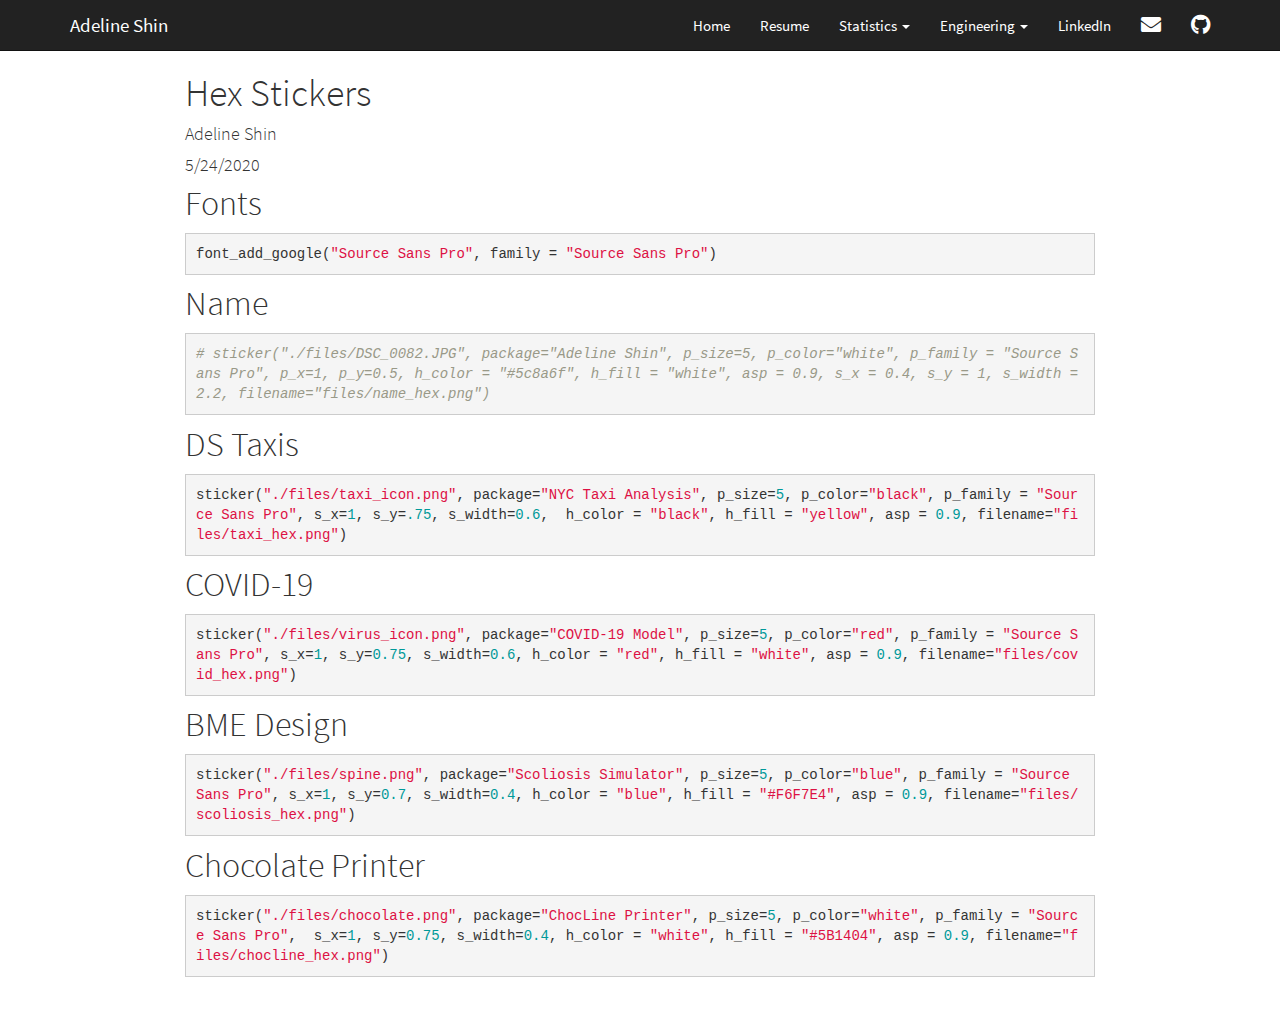
<file: icons.html>
<!DOCTYPE html>

<html xmlns="http://www.w3.org/1999/xhtml">

<head>

<meta charset="utf-8" />
<meta http-equiv="Content-Type" content="text/html; charset=utf-8" />
<meta name="generator" content="pandoc" />
<meta http-equiv="X-UA-Compatible" content="IE=EDGE" />


<meta name="author" content="Adeline Shin" />


<title>Hex Stickers</title>

<script src="site_libs/jquery-1.11.3/jquery.min.js"></script>
<meta name="viewport" content="width=device-width, initial-scale=1" />
<link href="site_libs/bootstrap-3.3.5/css/cosmo.min.css" rel="stylesheet" />
<script src="site_libs/bootstrap-3.3.5/js/bootstrap.min.js"></script>
<script src="site_libs/bootstrap-3.3.5/shim/html5shiv.min.js"></script>
<script src="site_libs/bootstrap-3.3.5/shim/respond.min.js"></script>
<script src="site_libs/navigation-1.1/tabsets.js"></script>
<link href="site_libs/highlightjs-9.12.0/default.css" rel="stylesheet" />
<script src="site_libs/highlightjs-9.12.0/highlight.js"></script>
<link href="site_libs/font-awesome-5.1.0/css/all.css" rel="stylesheet" />
<link href="site_libs/font-awesome-5.1.0/css/v4-shims.css" rel="stylesheet" />

<style type="text/css">code{white-space: pre;}</style>
<style type="text/css">
  pre:not([class]) {
    background-color: white;
  }
</style>
<script type="text/javascript">
if (window.hljs) {
  hljs.configure({languages: []});
  hljs.initHighlightingOnLoad();
  if (document.readyState && document.readyState === "complete") {
    window.setTimeout(function() { hljs.initHighlighting(); }, 0);
  }
}
</script>



<style type="text/css">
h1 {
  font-size: 34px;
}
h1.title {
  font-size: 38px;
}
h2 {
  font-size: 30px;
}
h3 {
  font-size: 24px;
}
h4 {
  font-size: 18px;
}
h5 {
  font-size: 16px;
}
h6 {
  font-size: 12px;
}
.table th:not([align]) {
  text-align: left;
}
</style>

<link rel="stylesheet" href="styles.css" type="text/css" />



<style type = "text/css">
.main-container {
  max-width: 940px;
  margin-left: auto;
  margin-right: auto;
}
code {
  color: inherit;
  background-color: rgba(0, 0, 0, 0.04);
}
img {
  max-width:100%;
}
.tabbed-pane {
  padding-top: 12px;
}
.html-widget {
  margin-bottom: 20px;
}
button.code-folding-btn:focus {
  outline: none;
}
summary {
  display: list-item;
}
</style>


<style type="text/css">
/* padding for bootstrap navbar */
body {
  padding-top: 51px;
  padding-bottom: 40px;
}
/* offset scroll position for anchor links (for fixed navbar)  */
.section h1 {
  padding-top: 56px;
  margin-top: -56px;
}
.section h2 {
  padding-top: 56px;
  margin-top: -56px;
}
.section h3 {
  padding-top: 56px;
  margin-top: -56px;
}
.section h4 {
  padding-top: 56px;
  margin-top: -56px;
}
.section h5 {
  padding-top: 56px;
  margin-top: -56px;
}
.section h6 {
  padding-top: 56px;
  margin-top: -56px;
}
.dropdown-submenu {
  position: relative;
}
.dropdown-submenu>.dropdown-menu {
  top: 0;
  left: 100%;
  margin-top: -6px;
  margin-left: -1px;
  border-radius: 0 6px 6px 6px;
}
.dropdown-submenu:hover>.dropdown-menu {
  display: block;
}
.dropdown-submenu>a:after {
  display: block;
  content: " ";
  float: right;
  width: 0;
  height: 0;
  border-color: transparent;
  border-style: solid;
  border-width: 5px 0 5px 5px;
  border-left-color: #cccccc;
  margin-top: 5px;
  margin-right: -10px;
}
.dropdown-submenu:hover>a:after {
  border-left-color: #ffffff;
}
.dropdown-submenu.pull-left {
  float: none;
}
.dropdown-submenu.pull-left>.dropdown-menu {
  left: -100%;
  margin-left: 10px;
  border-radius: 6px 0 6px 6px;
}
</style>

<script>
// manage active state of menu based on current page
$(document).ready(function () {
  // active menu anchor
  href = window.location.pathname
  href = href.substr(href.lastIndexOf('/') + 1)
  if (href === "")
    href = "index.html";
  var menuAnchor = $('a[href="' + href + '"]');

  // mark it active
  menuAnchor.parent().addClass('active');

  // if it's got a parent navbar menu mark it active as well
  menuAnchor.closest('li.dropdown').addClass('active');
});
</script>

<!-- tabsets -->

<style type="text/css">
.tabset-dropdown > .nav-tabs {
  display: inline-table;
  max-height: 500px;
  min-height: 44px;
  overflow-y: auto;
  background: white;
  border: 1px solid #ddd;
  border-radius: 4px;
}

.tabset-dropdown > .nav-tabs > li.active:before {
  content: "";
  font-family: 'Glyphicons Halflings';
  display: inline-block;
  padding: 10px;
  border-right: 1px solid #ddd;
}

.tabset-dropdown > .nav-tabs.nav-tabs-open > li.active:before {
  content: "&#xe258;";
  border: none;
}

.tabset-dropdown > .nav-tabs.nav-tabs-open:before {
  content: "";
  font-family: 'Glyphicons Halflings';
  display: inline-block;
  padding: 10px;
  border-right: 1px solid #ddd;
}

.tabset-dropdown > .nav-tabs > li.active {
  display: block;
}

.tabset-dropdown > .nav-tabs > li > a,
.tabset-dropdown > .nav-tabs > li > a:focus,
.tabset-dropdown > .nav-tabs > li > a:hover {
  border: none;
  display: inline-block;
  border-radius: 4px;
}

.tabset-dropdown > .nav-tabs.nav-tabs-open > li {
  display: block;
  float: none;
}

.tabset-dropdown > .nav-tabs > li {
  display: none;
}
</style>

<!-- code folding -->




</head>

<body>


<div class="container-fluid main-container">




<div class="navbar navbar-default  navbar-fixed-top" role="navigation">
  <div class="container">
    <div class="navbar-header">
      <button type="button" class="navbar-toggle collapsed" data-toggle="collapse" data-target="#navbar">
        <span class="icon-bar"></span>
        <span class="icon-bar"></span>
        <span class="icon-bar"></span>
      </button>
      <a class="navbar-brand" href="index.html">Adeline Shin</a>
    </div>
    <div id="navbar" class="navbar-collapse collapse">
      <ul class="nav navbar-nav">
        
      </ul>
      <ul class="nav navbar-nav navbar-right">
        <li>
  <a href="index.html">Home</a>
</li>
<li>
  <a href="resume.html">Resume</a>
</li>
<li class="dropdown">
  <a href="#" class="dropdown-toggle" data-toggle="dropdown" role="button" aria-expanded="false">
    Statistics
     
    <span class="caret"></span>
  </a>
  <ul class="dropdown-menu" role="menu">
    <li>
      <a href="covid19.html">COVID-19 Modeling</a>
    </li>
    <li>
      <a href="nyctaxis.html">NYC Taxis on Valentine's Day</a>
    </li>
    <li>
      <a href="fone.html">Formulae One</a>
    </li>
  </ul>
</li>
<li class="dropdown">
  <a href="#" class="dropdown-toggle" data-toggle="dropdown" role="button" aria-expanded="false">
    Engineering
     
    <span class="caret"></span>
  </a>
  <ul class="dropdown-menu" role="menu">
    <li>
      <a href="medtronic.html">Medtronic Scoliosis Simulator</a>
    </li>
    <li>
      <a href="chocline.html">ChocLine Printer</a>
    </li>
  </ul>
</li>
<li>
  <a href="https://www.linkedin.com/in/adeline-shin-840324121/">LinkedIn</a>
</li>
<li>
  <a href="mailto:&lt;adelineshin2015@gmail.com&gt;">
    <span class="fa fa-envelope fa-lg"></span>
     
  </a>
</li>
<li>
  <a href="http://github.com/abcdefg781/">
    <span class="fa fa-github fa-lg"></span>
     
  </a>
</li>
      </ul>
    </div><!--/.nav-collapse -->
  </div><!--/.container -->
</div><!--/.navbar -->

<div class="fluid-row" id="header">



<h1 class="title toc-ignore">Hex Stickers</h1>
<h4 class="author">Adeline Shin</h4>
<h4 class="date">5/24/2020</h4>

</div>


<div id="fonts" class="section level1">
<h1>Fonts</h1>
<pre class="r"><code>font_add_google(&quot;Source Sans Pro&quot;, family = &quot;Source Sans Pro&quot;)</code></pre>
</div>
<div id="name" class="section level1">
<h1>Name</h1>
<pre class="r"><code># sticker(&quot;./files/DSC_0082.JPG&quot;, package=&quot;Adeline Shin&quot;, p_size=5, p_color=&quot;white&quot;, p_family = &quot;Source Sans Pro&quot;, p_x=1, p_y=0.5, h_color = &quot;#5c8a6f&quot;, h_fill = &quot;white&quot;, asp = 0.9, s_x = 0.4, s_y = 1, s_width = 2.2, filename=&quot;files/name_hex.png&quot;)</code></pre>
</div>
<div id="ds-taxis" class="section level1">
<h1>DS Taxis</h1>
<pre class="r"><code>sticker(&quot;./files/taxi_icon.png&quot;, package=&quot;NYC Taxi Analysis&quot;, p_size=5, p_color=&quot;black&quot;, p_family = &quot;Source Sans Pro&quot;, s_x=1, s_y=.75, s_width=0.6,  h_color = &quot;black&quot;, h_fill = &quot;yellow&quot;, asp = 0.9, filename=&quot;files/taxi_hex.png&quot;)</code></pre>
</div>
<div id="covid-19" class="section level1">
<h1>COVID-19</h1>
<pre class="r"><code>sticker(&quot;./files/virus_icon.png&quot;, package=&quot;COVID-19 Model&quot;, p_size=5, p_color=&quot;red&quot;, p_family = &quot;Source Sans Pro&quot;, s_x=1, s_y=0.75, s_width=0.6, h_color = &quot;red&quot;, h_fill = &quot;white&quot;, asp = 0.9, filename=&quot;files/covid_hex.png&quot;)</code></pre>
</div>
<div id="bme-design" class="section level1">
<h1>BME Design</h1>
<pre class="r"><code>sticker(&quot;./files/spine.png&quot;, package=&quot;Scoliosis Simulator&quot;, p_size=5, p_color=&quot;blue&quot;, p_family = &quot;Source Sans Pro&quot;, s_x=1, s_y=0.7, s_width=0.4, h_color = &quot;blue&quot;, h_fill = &quot;#F6F7E4&quot;, asp = 0.9, filename=&quot;files/scoliosis_hex.png&quot;)</code></pre>
</div>
<div id="chocolate-printer" class="section level1">
<h1>Chocolate Printer</h1>
<pre class="r"><code>sticker(&quot;./files/chocolate.png&quot;, package=&quot;ChocLine Printer&quot;, p_size=5, p_color=&quot;white&quot;, p_family = &quot;Source Sans Pro&quot;,  s_x=1, s_y=0.75, s_width=0.4, h_color = &quot;white&quot;, h_fill = &quot;#5B1404&quot;, asp = 0.9, filename=&quot;files/chocline_hex.png&quot;)</code></pre>
</div>




</div>

<script>

// add bootstrap table styles to pandoc tables
function bootstrapStylePandocTables() {
  $('tr.header').parent('thead').parent('table').addClass('table table-condensed');
}
$(document).ready(function () {
  bootstrapStylePandocTables();
});


</script>

<!-- tabsets -->

<script>
$(document).ready(function () {
  window.buildTabsets("TOC");
});

$(document).ready(function () {
  $('.tabset-dropdown > .nav-tabs > li').click(function () {
    $(this).parent().toggleClass('nav-tabs-open')
  });
});
</script>

<!-- code folding -->


<!-- dynamically load mathjax for compatibility with self-contained -->
<script>
  (function () {
    var script = document.createElement("script");
    script.type = "text/javascript";
    script.src  = "https://mathjax.rstudio.com/latest/MathJax.js?config=TeX-AMS-MML_HTMLorMML";
    document.getElementsByTagName("head")[0].appendChild(script);
  })();
</script>

</body>
</html>
</file>
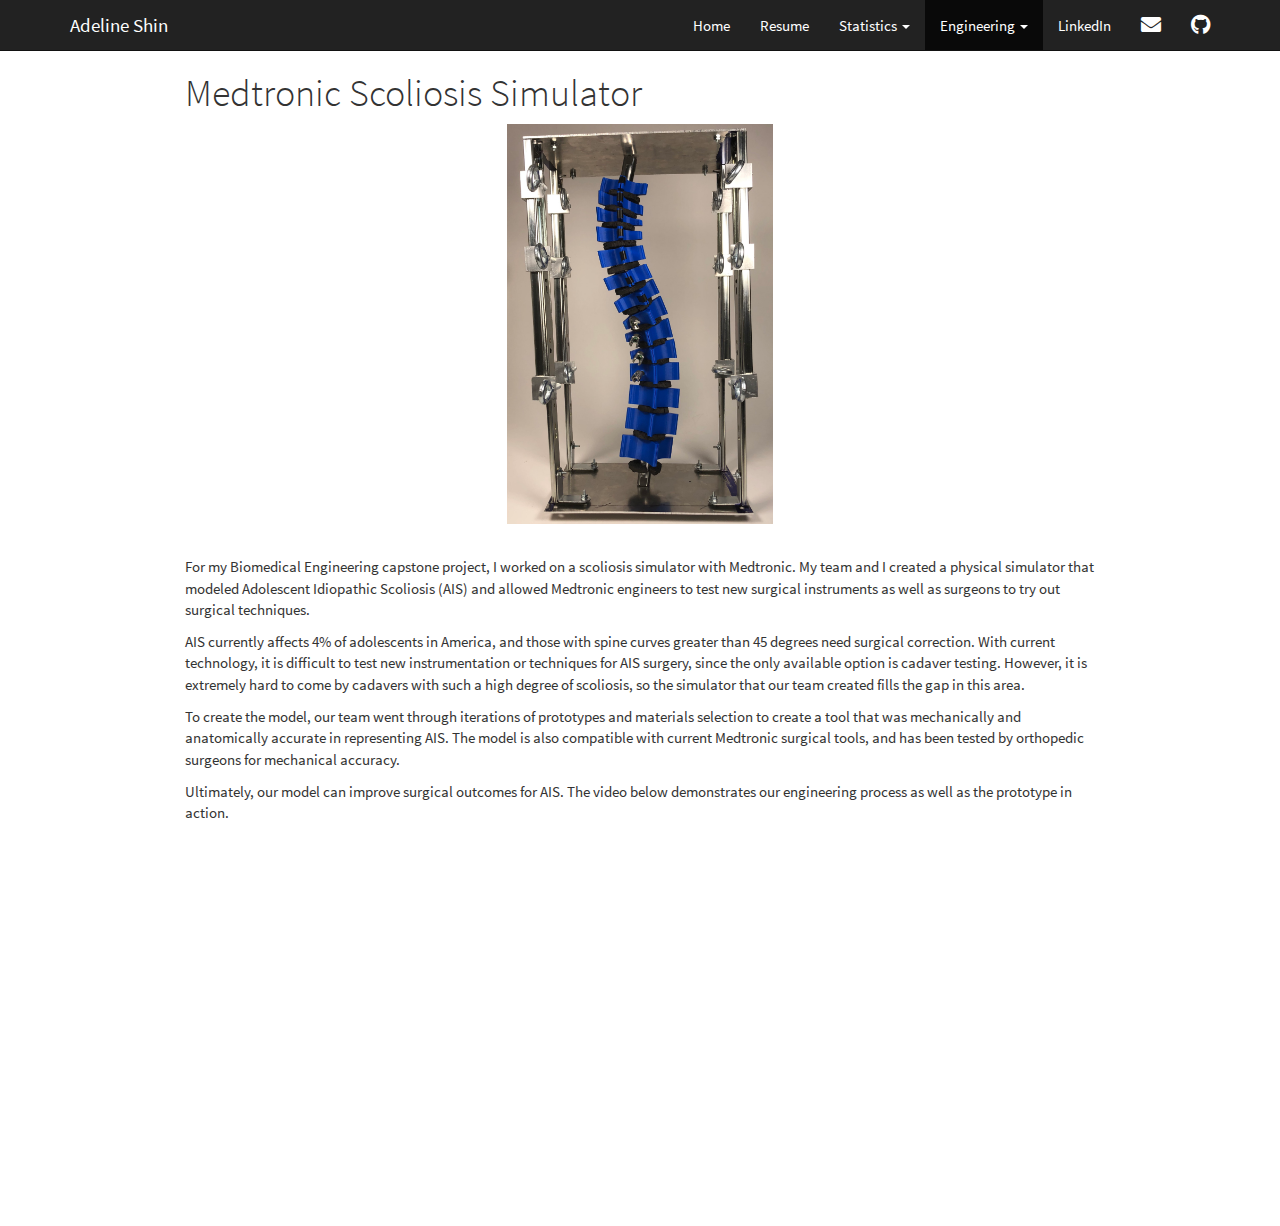
<file: medtronic.html>
<!DOCTYPE html>

<html xmlns="http://www.w3.org/1999/xhtml">

<head>

<meta charset="utf-8" />
<meta http-equiv="Content-Type" content="text/html; charset=utf-8" />
<meta name="generator" content="pandoc" />
<meta http-equiv="X-UA-Compatible" content="IE=EDGE" />




<title>Medtronic Scoliosis Simulator</title>

<script src="site_libs/jquery-1.11.3/jquery.min.js"></script>
<meta name="viewport" content="width=device-width, initial-scale=1" />
<link href="site_libs/bootstrap-3.3.5/css/cosmo.min.css" rel="stylesheet" />
<script src="site_libs/bootstrap-3.3.5/js/bootstrap.min.js"></script>
<script src="site_libs/bootstrap-3.3.5/shim/html5shiv.min.js"></script>
<script src="site_libs/bootstrap-3.3.5/shim/respond.min.js"></script>
<script src="site_libs/navigation-1.1/tabsets.js"></script>
<link href="site_libs/highlightjs-9.12.0/default.css" rel="stylesheet" />
<script src="site_libs/highlightjs-9.12.0/highlight.js"></script>
<link href="site_libs/font-awesome-5.1.0/css/all.css" rel="stylesheet" />
<link href="site_libs/font-awesome-5.1.0/css/v4-shims.css" rel="stylesheet" />

<style type="text/css">code{white-space: pre;}</style>
<style type="text/css">
  pre:not([class]) {
    background-color: white;
  }
</style>
<script type="text/javascript">
if (window.hljs) {
  hljs.configure({languages: []});
  hljs.initHighlightingOnLoad();
  if (document.readyState && document.readyState === "complete") {
    window.setTimeout(function() { hljs.initHighlighting(); }, 0);
  }
}
</script>



<style type="text/css">
h1 {
  font-size: 34px;
}
h1.title {
  font-size: 38px;
}
h2 {
  font-size: 30px;
}
h3 {
  font-size: 24px;
}
h4 {
  font-size: 18px;
}
h5 {
  font-size: 16px;
}
h6 {
  font-size: 12px;
}
.table th:not([align]) {
  text-align: left;
}
</style>

<link rel="stylesheet" href="styles.css" type="text/css" />



<style type = "text/css">
.main-container {
  max-width: 940px;
  margin-left: auto;
  margin-right: auto;
}
code {
  color: inherit;
  background-color: rgba(0, 0, 0, 0.04);
}
img {
  max-width:100%;
}
.tabbed-pane {
  padding-top: 12px;
}
.html-widget {
  margin-bottom: 20px;
}
button.code-folding-btn:focus {
  outline: none;
}
summary {
  display: list-item;
}
</style>


<style type="text/css">
/* padding for bootstrap navbar */
body {
  padding-top: 51px;
  padding-bottom: 40px;
}
/* offset scroll position for anchor links (for fixed navbar)  */
.section h1 {
  padding-top: 56px;
  margin-top: -56px;
}
.section h2 {
  padding-top: 56px;
  margin-top: -56px;
}
.section h3 {
  padding-top: 56px;
  margin-top: -56px;
}
.section h4 {
  padding-top: 56px;
  margin-top: -56px;
}
.section h5 {
  padding-top: 56px;
  margin-top: -56px;
}
.section h6 {
  padding-top: 56px;
  margin-top: -56px;
}
.dropdown-submenu {
  position: relative;
}
.dropdown-submenu>.dropdown-menu {
  top: 0;
  left: 100%;
  margin-top: -6px;
  margin-left: -1px;
  border-radius: 0 6px 6px 6px;
}
.dropdown-submenu:hover>.dropdown-menu {
  display: block;
}
.dropdown-submenu>a:after {
  display: block;
  content: " ";
  float: right;
  width: 0;
  height: 0;
  border-color: transparent;
  border-style: solid;
  border-width: 5px 0 5px 5px;
  border-left-color: #cccccc;
  margin-top: 5px;
  margin-right: -10px;
}
.dropdown-submenu:hover>a:after {
  border-left-color: #ffffff;
}
.dropdown-submenu.pull-left {
  float: none;
}
.dropdown-submenu.pull-left>.dropdown-menu {
  left: -100%;
  margin-left: 10px;
  border-radius: 6px 0 6px 6px;
}
</style>

<script>
// manage active state of menu based on current page
$(document).ready(function () {
  // active menu anchor
  href = window.location.pathname
  href = href.substr(href.lastIndexOf('/') + 1)
  if (href === "")
    href = "index.html";
  var menuAnchor = $('a[href="' + href + '"]');

  // mark it active
  menuAnchor.parent().addClass('active');

  // if it's got a parent navbar menu mark it active as well
  menuAnchor.closest('li.dropdown').addClass('active');
});
</script>

<!-- tabsets -->

<style type="text/css">
.tabset-dropdown > .nav-tabs {
  display: inline-table;
  max-height: 500px;
  min-height: 44px;
  overflow-y: auto;
  background: white;
  border: 1px solid #ddd;
  border-radius: 4px;
}

.tabset-dropdown > .nav-tabs > li.active:before {
  content: "";
  font-family: 'Glyphicons Halflings';
  display: inline-block;
  padding: 10px;
  border-right: 1px solid #ddd;
}

.tabset-dropdown > .nav-tabs.nav-tabs-open > li.active:before {
  content: "&#xe258;";
  border: none;
}

.tabset-dropdown > .nav-tabs.nav-tabs-open:before {
  content: "";
  font-family: 'Glyphicons Halflings';
  display: inline-block;
  padding: 10px;
  border-right: 1px solid #ddd;
}

.tabset-dropdown > .nav-tabs > li.active {
  display: block;
}

.tabset-dropdown > .nav-tabs > li > a,
.tabset-dropdown > .nav-tabs > li > a:focus,
.tabset-dropdown > .nav-tabs > li > a:hover {
  border: none;
  display: inline-block;
  border-radius: 4px;
}

.tabset-dropdown > .nav-tabs.nav-tabs-open > li {
  display: block;
  float: none;
}

.tabset-dropdown > .nav-tabs > li {
  display: none;
}
</style>

<!-- code folding -->




</head>

<body>


<div class="container-fluid main-container">




<div class="navbar navbar-default  navbar-fixed-top" role="navigation">
  <div class="container">
    <div class="navbar-header">
      <button type="button" class="navbar-toggle collapsed" data-toggle="collapse" data-target="#navbar">
        <span class="icon-bar"></span>
        <span class="icon-bar"></span>
        <span class="icon-bar"></span>
      </button>
      <a class="navbar-brand" href="index.html">Adeline Shin</a>
    </div>
    <div id="navbar" class="navbar-collapse collapse">
      <ul class="nav navbar-nav">
        
      </ul>
      <ul class="nav navbar-nav navbar-right">
        <li>
  <a href="index.html">Home</a>
</li>
<li>
  <a href="resume.html">Resume</a>
</li>
<li class="dropdown">
  <a href="#" class="dropdown-toggle" data-toggle="dropdown" role="button" aria-expanded="false">
    Statistics
     
    <span class="caret"></span>
  </a>
  <ul class="dropdown-menu" role="menu">
    <li>
      <a href="covid19.html">COVID-19 Modeling</a>
    </li>
    <li>
      <a href="nyctaxis.html">NYC Taxis on Valentine's Day</a>
    </li>
    <li>
      <a href="fone.html">Formulae One</a>
    </li>
  </ul>
</li>
<li class="dropdown">
  <a href="#" class="dropdown-toggle" data-toggle="dropdown" role="button" aria-expanded="false">
    Engineering
     
    <span class="caret"></span>
  </a>
  <ul class="dropdown-menu" role="menu">
    <li>
      <a href="medtronic.html">Medtronic Scoliosis Simulator</a>
    </li>
    <li>
      <a href="chocline.html">ChocLine Printer</a>
    </li>
  </ul>
</li>
<li>
  <a href="https://www.linkedin.com/in/adeline-shin-840324121/">LinkedIn</a>
</li>
<li>
  <a href="mailto:&lt;adelineshin2015@gmail.com&gt;">
    <span class="fa fa-envelope fa-lg"></span>
     
  </a>
</li>
<li>
  <a href="http://github.com/abcdefg781/">
    <span class="fa fa-github fa-lg"></span>
     
  </a>
</li>
      </ul>
    </div><!--/.nav-collapse -->
  </div><!--/.container -->
</div><!--/.navbar -->

<div class="fluid-row" id="header">



<h1 class="title toc-ignore">Medtronic Scoliosis Simulator</h1>

</div>


<head>
<!-- Google tag (gtag.js) -->
<script async src="https://www.googletagmanager.com/gtag/js?id=G-Y1G4CR6XYK"></script>
<script>
  window.dataLayer = window.dataLayer || [];
  function gtag(){dataLayer.push(arguments);}
  gtag('js', new Date());

  gtag('config', 'G-Y1G4CR6XYK');
</script>
</head>
<center>
<img src="files/IMG_5405.jpg" height="400" width="auto">
</center>
<p><br></p>
<p>For my Biomedical Engineering capstone project, I worked on a scoliosis simulator with Medtronic. My team and I created a physical simulator that modeled Adolescent Idiopathic Scoliosis (AIS) and allowed Medtronic engineers to test new surgical instruments as well as surgeons to try out surgical techniques.</p>
<p>AIS currently affects 4% of adolescents in America, and those with spine curves greater than 45 degrees need surgical correction. With current technology, it is difficult to test new instrumentation or techniques for AIS surgery, since the only available option is cadaver testing. However, it is extremely hard to come by cadavers with such a high degree of scoliosis, so the simulator that our team created fills the gap in this area.</p>
<p>To create the model, our team went through iterations of prototypes and materials selection to create a tool that was mechanically and anatomically accurate in representing AIS. The model is also compatible with current Medtronic surgical tools, and has been tested by orthopedic surgeons for mechanical accuracy.</p>
<p>Ultimately, our model can improve surgical outcomes for AIS. The video below demonstrates our engineering process as well as the prototype in action.</p>
<center>
<iframe src="https://www.youtube.com/embed/1rs4q47CEg0" width="560" height="315" frameborder="0" allow="accelerometer; autoplay; encrypted-media; gyroscope; picture-in-picture" allowfullscreen>
</iframe>
</center>
<p><br></p>




</div>

<script>

// add bootstrap table styles to pandoc tables
function bootstrapStylePandocTables() {
  $('tr.header').parent('thead').parent('table').addClass('table table-condensed');
}
$(document).ready(function () {
  bootstrapStylePandocTables();
});


</script>

<!-- tabsets -->

<script>
$(document).ready(function () {
  window.buildTabsets("TOC");
});

$(document).ready(function () {
  $('.tabset-dropdown > .nav-tabs > li').click(function () {
    $(this).parent().toggleClass('nav-tabs-open')
  });
});
</script>

<!-- code folding -->


<!-- dynamically load mathjax for compatibility with self-contained -->
<script>
  (function () {
    var script = document.createElement("script");
    script.type = "text/javascript";
    script.src  = "https://mathjax.rstudio.com/latest/MathJax.js?config=TeX-AMS-MML_HTMLorMML";
    document.getElementsByTagName("head")[0].appendChild(script);
  })();
</script>

</body>
</html>
</file>
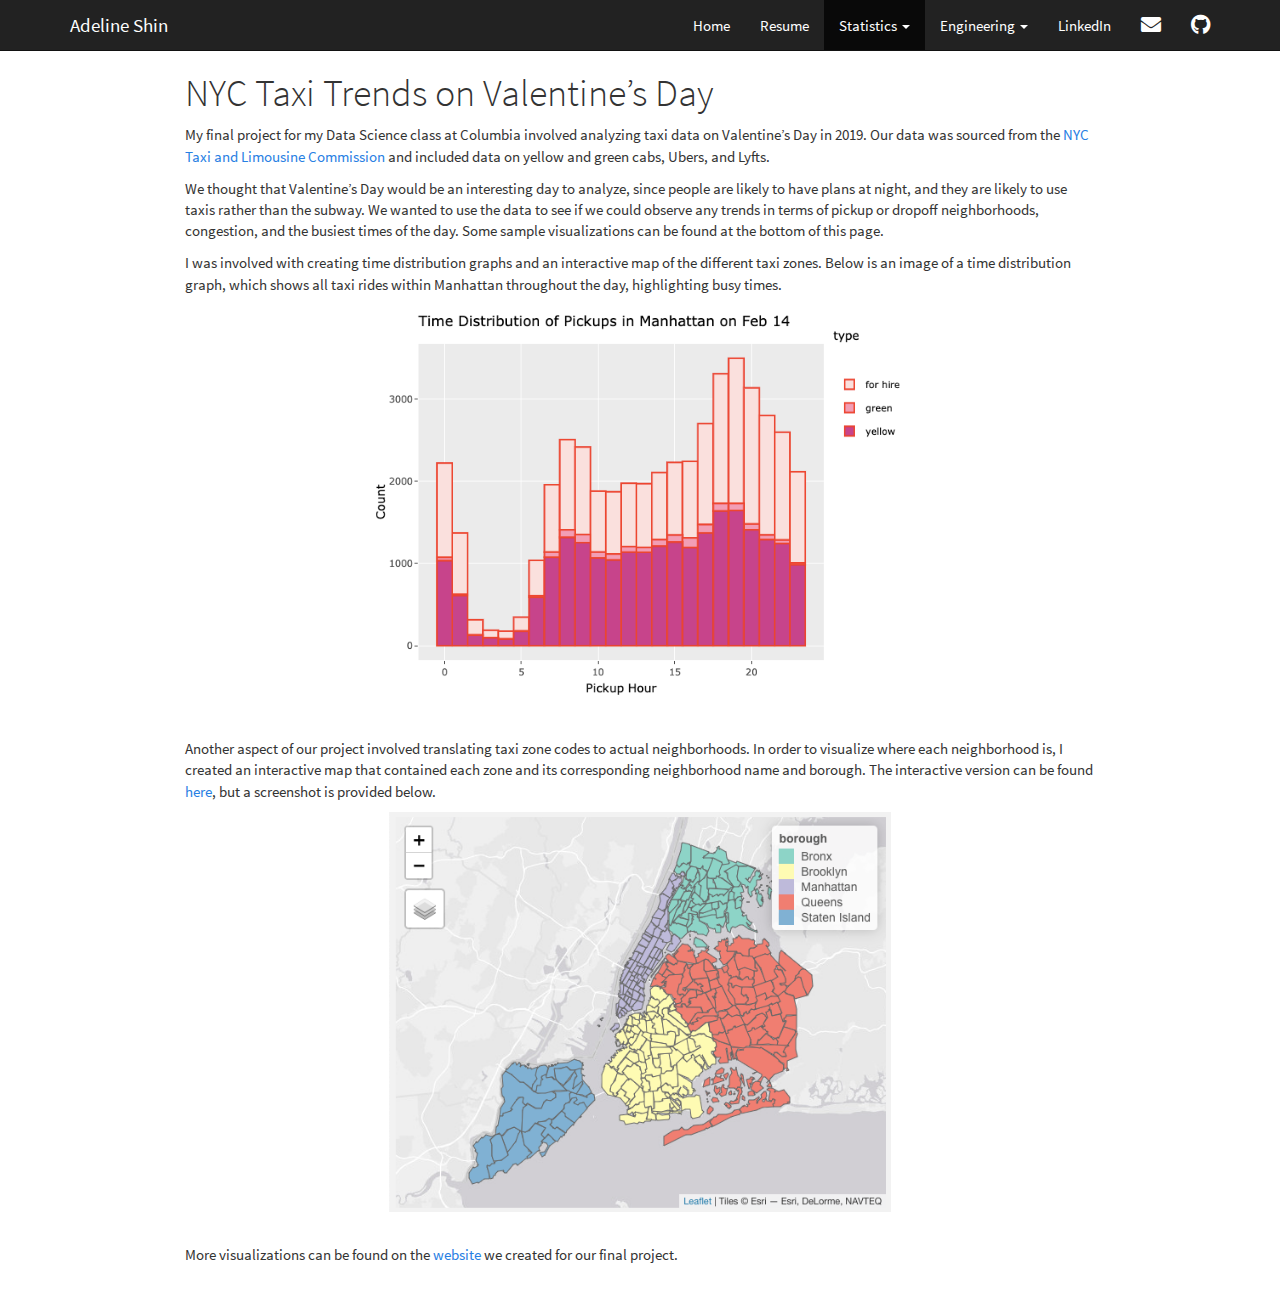
<file: nyctaxis.html>
<!DOCTYPE html>

<html xmlns="http://www.w3.org/1999/xhtml">

<head>

<meta charset="utf-8" />
<meta http-equiv="Content-Type" content="text/html; charset=utf-8" />
<meta name="generator" content="pandoc" />
<meta http-equiv="X-UA-Compatible" content="IE=EDGE" />




<title>NYC Taxi Trends on Valentine’s Day</title>

<script src="site_libs/jquery-1.11.3/jquery.min.js"></script>
<meta name="viewport" content="width=device-width, initial-scale=1" />
<link href="site_libs/bootstrap-3.3.5/css/cosmo.min.css" rel="stylesheet" />
<script src="site_libs/bootstrap-3.3.5/js/bootstrap.min.js"></script>
<script src="site_libs/bootstrap-3.3.5/shim/html5shiv.min.js"></script>
<script src="site_libs/bootstrap-3.3.5/shim/respond.min.js"></script>
<script src="site_libs/navigation-1.1/tabsets.js"></script>
<link href="site_libs/highlightjs-9.12.0/default.css" rel="stylesheet" />
<script src="site_libs/highlightjs-9.12.0/highlight.js"></script>
<link href="site_libs/font-awesome-5.1.0/css/all.css" rel="stylesheet" />
<link href="site_libs/font-awesome-5.1.0/css/v4-shims.css" rel="stylesheet" />

<style type="text/css">code{white-space: pre;}</style>
<style type="text/css">
  pre:not([class]) {
    background-color: white;
  }
</style>
<script type="text/javascript">
if (window.hljs) {
  hljs.configure({languages: []});
  hljs.initHighlightingOnLoad();
  if (document.readyState && document.readyState === "complete") {
    window.setTimeout(function() { hljs.initHighlighting(); }, 0);
  }
}
</script>



<style type="text/css">
h1 {
  font-size: 34px;
}
h1.title {
  font-size: 38px;
}
h2 {
  font-size: 30px;
}
h3 {
  font-size: 24px;
}
h4 {
  font-size: 18px;
}
h5 {
  font-size: 16px;
}
h6 {
  font-size: 12px;
}
.table th:not([align]) {
  text-align: left;
}
</style>

<link rel="stylesheet" href="styles.css" type="text/css" />



<style type = "text/css">
.main-container {
  max-width: 940px;
  margin-left: auto;
  margin-right: auto;
}
code {
  color: inherit;
  background-color: rgba(0, 0, 0, 0.04);
}
img {
  max-width:100%;
}
.tabbed-pane {
  padding-top: 12px;
}
.html-widget {
  margin-bottom: 20px;
}
button.code-folding-btn:focus {
  outline: none;
}
summary {
  display: list-item;
}
</style>


<style type="text/css">
/* padding for bootstrap navbar */
body {
  padding-top: 51px;
  padding-bottom: 40px;
}
/* offset scroll position for anchor links (for fixed navbar)  */
.section h1 {
  padding-top: 56px;
  margin-top: -56px;
}
.section h2 {
  padding-top: 56px;
  margin-top: -56px;
}
.section h3 {
  padding-top: 56px;
  margin-top: -56px;
}
.section h4 {
  padding-top: 56px;
  margin-top: -56px;
}
.section h5 {
  padding-top: 56px;
  margin-top: -56px;
}
.section h6 {
  padding-top: 56px;
  margin-top: -56px;
}
.dropdown-submenu {
  position: relative;
}
.dropdown-submenu>.dropdown-menu {
  top: 0;
  left: 100%;
  margin-top: -6px;
  margin-left: -1px;
  border-radius: 0 6px 6px 6px;
}
.dropdown-submenu:hover>.dropdown-menu {
  display: block;
}
.dropdown-submenu>a:after {
  display: block;
  content: " ";
  float: right;
  width: 0;
  height: 0;
  border-color: transparent;
  border-style: solid;
  border-width: 5px 0 5px 5px;
  border-left-color: #cccccc;
  margin-top: 5px;
  margin-right: -10px;
}
.dropdown-submenu:hover>a:after {
  border-left-color: #ffffff;
}
.dropdown-submenu.pull-left {
  float: none;
}
.dropdown-submenu.pull-left>.dropdown-menu {
  left: -100%;
  margin-left: 10px;
  border-radius: 6px 0 6px 6px;
}
</style>

<script>
// manage active state of menu based on current page
$(document).ready(function () {
  // active menu anchor
  href = window.location.pathname
  href = href.substr(href.lastIndexOf('/') + 1)
  if (href === "")
    href = "index.html";
  var menuAnchor = $('a[href="' + href + '"]');

  // mark it active
  menuAnchor.parent().addClass('active');

  // if it's got a parent navbar menu mark it active as well
  menuAnchor.closest('li.dropdown').addClass('active');
});
</script>

<!-- tabsets -->

<style type="text/css">
.tabset-dropdown > .nav-tabs {
  display: inline-table;
  max-height: 500px;
  min-height: 44px;
  overflow-y: auto;
  background: white;
  border: 1px solid #ddd;
  border-radius: 4px;
}

.tabset-dropdown > .nav-tabs > li.active:before {
  content: "";
  font-family: 'Glyphicons Halflings';
  display: inline-block;
  padding: 10px;
  border-right: 1px solid #ddd;
}

.tabset-dropdown > .nav-tabs.nav-tabs-open > li.active:before {
  content: "&#xe258;";
  border: none;
}

.tabset-dropdown > .nav-tabs.nav-tabs-open:before {
  content: "";
  font-family: 'Glyphicons Halflings';
  display: inline-block;
  padding: 10px;
  border-right: 1px solid #ddd;
}

.tabset-dropdown > .nav-tabs > li.active {
  display: block;
}

.tabset-dropdown > .nav-tabs > li > a,
.tabset-dropdown > .nav-tabs > li > a:focus,
.tabset-dropdown > .nav-tabs > li > a:hover {
  border: none;
  display: inline-block;
  border-radius: 4px;
}

.tabset-dropdown > .nav-tabs.nav-tabs-open > li {
  display: block;
  float: none;
}

.tabset-dropdown > .nav-tabs > li {
  display: none;
}
</style>

<!-- code folding -->




</head>

<body>


<div class="container-fluid main-container">




<div class="navbar navbar-default  navbar-fixed-top" role="navigation">
  <div class="container">
    <div class="navbar-header">
      <button type="button" class="navbar-toggle collapsed" data-toggle="collapse" data-target="#navbar">
        <span class="icon-bar"></span>
        <span class="icon-bar"></span>
        <span class="icon-bar"></span>
      </button>
      <a class="navbar-brand" href="index.html">Adeline Shin</a>
    </div>
    <div id="navbar" class="navbar-collapse collapse">
      <ul class="nav navbar-nav">
        
      </ul>
      <ul class="nav navbar-nav navbar-right">
        <li>
  <a href="index.html">Home</a>
</li>
<li>
  <a href="resume.html">Resume</a>
</li>
<li class="dropdown">
  <a href="#" class="dropdown-toggle" data-toggle="dropdown" role="button" aria-expanded="false">
    Statistics
     
    <span class="caret"></span>
  </a>
  <ul class="dropdown-menu" role="menu">
    <li>
      <a href="covid19.html">COVID-19 Modeling</a>
    </li>
    <li>
      <a href="nyctaxis.html">NYC Taxis on Valentine's Day</a>
    </li>
    <li>
      <a href="fone.html">Formulae One</a>
    </li>
  </ul>
</li>
<li class="dropdown">
  <a href="#" class="dropdown-toggle" data-toggle="dropdown" role="button" aria-expanded="false">
    Engineering
     
    <span class="caret"></span>
  </a>
  <ul class="dropdown-menu" role="menu">
    <li>
      <a href="medtronic.html">Medtronic Scoliosis Simulator</a>
    </li>
    <li>
      <a href="chocline.html">ChocLine Printer</a>
    </li>
  </ul>
</li>
<li>
  <a href="https://www.linkedin.com/in/adeline-shin-840324121/">LinkedIn</a>
</li>
<li>
  <a href="mailto:&lt;adelineshin2015@gmail.com&gt;">
    <span class="fa fa-envelope fa-lg"></span>
     
  </a>
</li>
<li>
  <a href="http://github.com/abcdefg781/">
    <span class="fa fa-github fa-lg"></span>
     
  </a>
</li>
      </ul>
    </div><!--/.nav-collapse -->
  </div><!--/.container -->
</div><!--/.navbar -->

<div class="fluid-row" id="header">



<h1 class="title toc-ignore">NYC Taxi Trends on Valentine’s Day</h1>

</div>


<head>
<!-- Google tag (gtag.js) -->
<script async src="https://www.googletagmanager.com/gtag/js?id=G-Y1G4CR6XYK"></script>
<script>
  window.dataLayer = window.dataLayer || [];
  function gtag(){dataLayer.push(arguments);}
  gtag('js', new Date());

  gtag('config', 'G-Y1G4CR6XYK');
</script>
</head>
<p>My final project for my Data Science class at Columbia involved analyzing taxi data on Valentine’s Day in 2019. Our data was sourced from the <a href="https://www1.nyc.gov/site/tlc/index.page">NYC Taxi and Limousine Commission</a> and included data on yellow and green cabs, Ubers, and Lyfts.</p>
<p>We thought that Valentine’s Day would be an interesting day to analyze, since people are likely to have plans at night, and they are likely to use taxis rather than the subway. We wanted to use the data to see if we could observe any trends in terms of pickup or dropoff neighborhoods, congestion, and the busiest times of the day. Some sample visualizations can be found at the bottom of this page.</p>
<p>I was involved with creating time distribution graphs and an interactive map of the different taxi zones. Below is an image of a time distribution graph, which shows all taxi rides within Manhattan throughout the day, highlighting busy times.</p>
<center>
<img src="files/graph1.png" height="400" width="auto">
</center>
<p><br></p>
<p>Another aspect of our project involved translating taxi zone codes to actual neighborhoods. In order to visualize where each neighborhood is, I created an interactive map that contained each zone and its corresponding neighborhood name and borough. The interactive version can be found <a href="https://abcdefg781.github.io/ds_final_project/dashboard.html">here</a>, but a screenshot is provided below.</p>
<center>
<img src="files/graph2.png" height="400" width="auto">
</center>
<p><br></p>
<p>More visualizations can be found on the <a href="https://abcdefg781.github.io/ds_final_project/">website</a> we created for our final project.</p>




</div>

<script>

// add bootstrap table styles to pandoc tables
function bootstrapStylePandocTables() {
  $('tr.header').parent('thead').parent('table').addClass('table table-condensed');
}
$(document).ready(function () {
  bootstrapStylePandocTables();
});


</script>

<!-- tabsets -->

<script>
$(document).ready(function () {
  window.buildTabsets("TOC");
});

$(document).ready(function () {
  $('.tabset-dropdown > .nav-tabs > li').click(function () {
    $(this).parent().toggleClass('nav-tabs-open')
  });
});
</script>

<!-- code folding -->


<!-- dynamically load mathjax for compatibility with self-contained -->
<script>
  (function () {
    var script = document.createElement("script");
    script.type = "text/javascript";
    script.src  = "https://mathjax.rstudio.com/latest/MathJax.js?config=TeX-AMS-MML_HTMLorMML";
    document.getElementsByTagName("head")[0].appendChild(script);
  })();
</script>

</body>
</html>
</file>
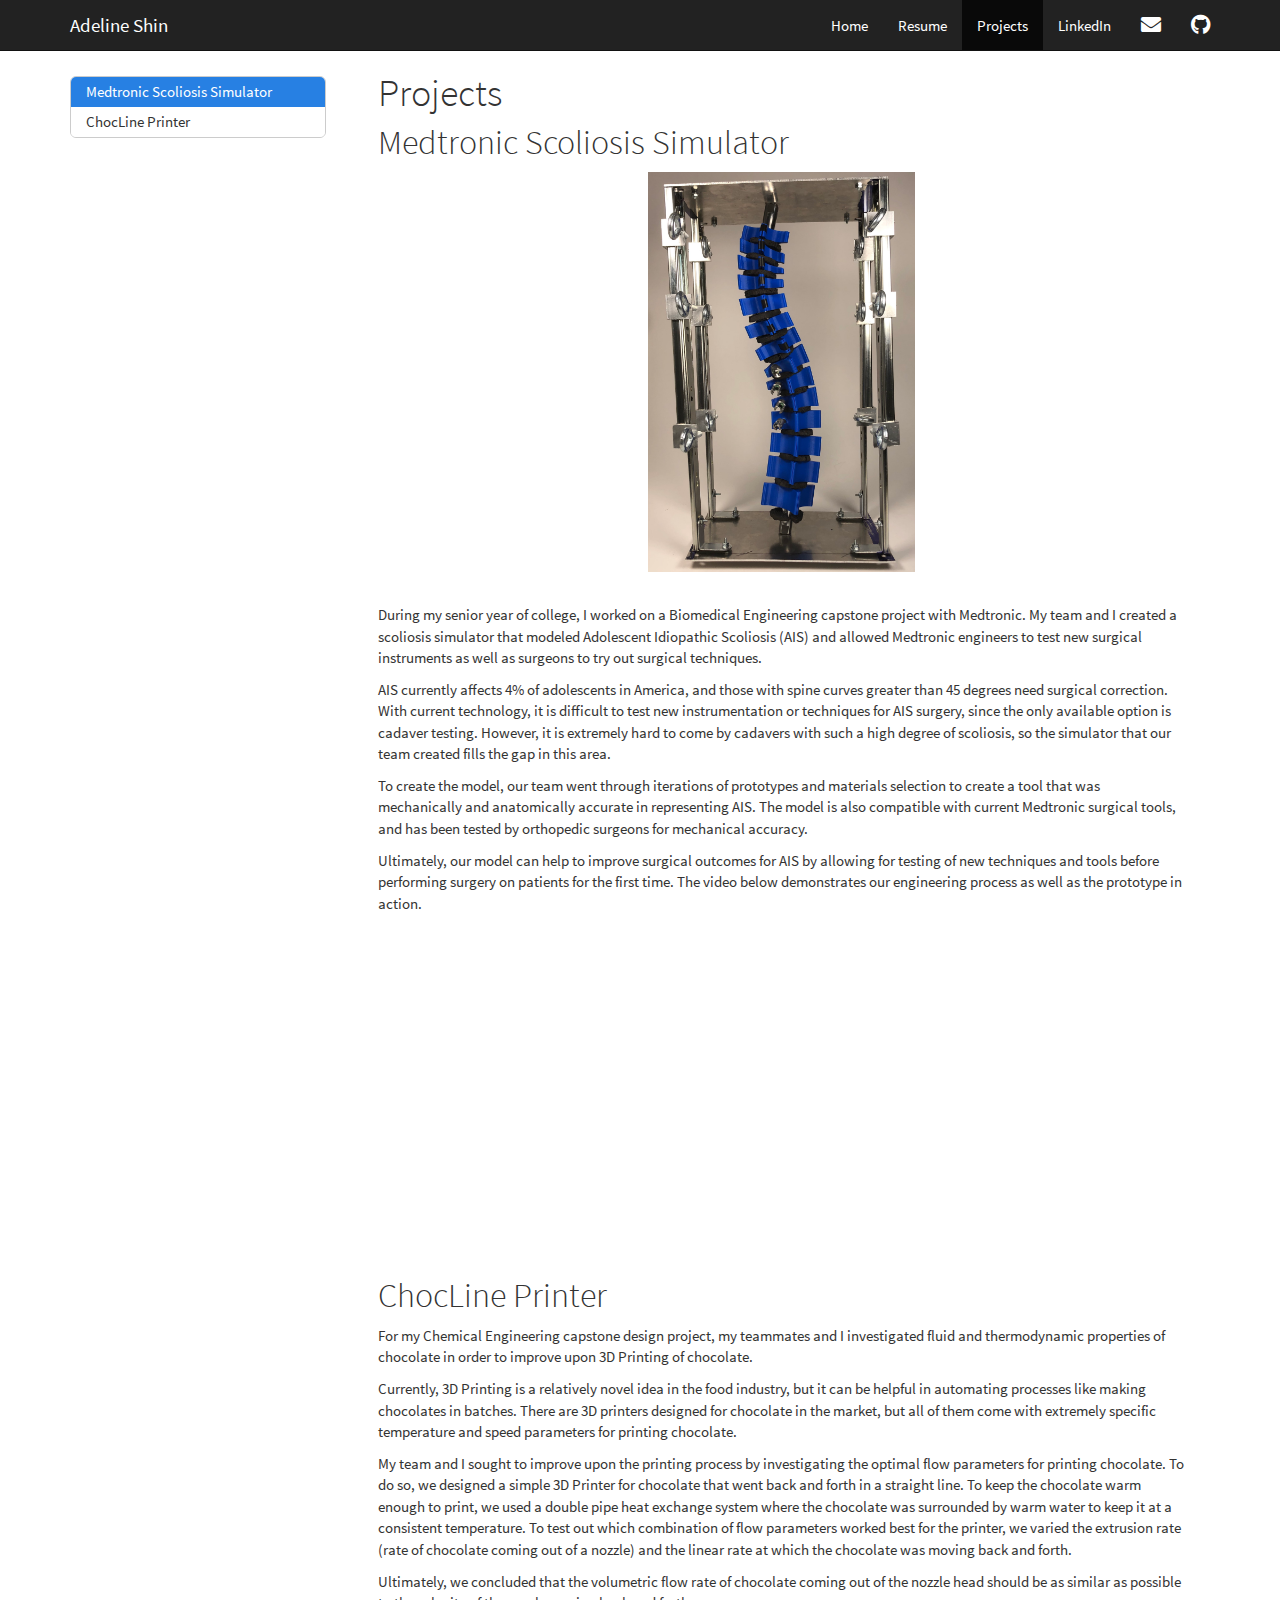
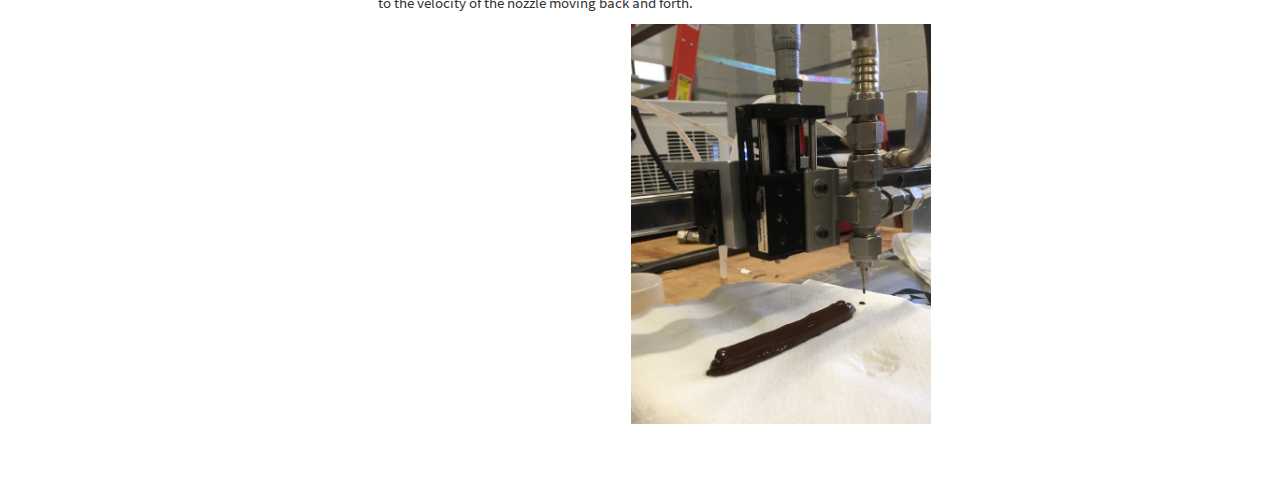
<file: projects.html>
<!DOCTYPE html>

<html xmlns="http://www.w3.org/1999/xhtml">

<head>

<meta charset="utf-8" />
<meta http-equiv="Content-Type" content="text/html; charset=utf-8" />
<meta name="generator" content="pandoc" />
<meta http-equiv="X-UA-Compatible" content="IE=EDGE" />




<title>Projects</title>

<script src="site_libs/jquery-1.11.3/jquery.min.js"></script>
<meta name="viewport" content="width=device-width, initial-scale=1" />
<link href="site_libs/bootstrap-3.3.5/css/cosmo.min.css" rel="stylesheet" />
<script src="site_libs/bootstrap-3.3.5/js/bootstrap.min.js"></script>
<script src="site_libs/bootstrap-3.3.5/shim/html5shiv.min.js"></script>
<script src="site_libs/bootstrap-3.3.5/shim/respond.min.js"></script>
<script src="site_libs/jqueryui-1.11.4/jquery-ui.min.js"></script>
<link href="site_libs/tocify-1.9.1/jquery.tocify.css" rel="stylesheet" />
<script src="site_libs/tocify-1.9.1/jquery.tocify.js"></script>
<script src="site_libs/navigation-1.1/tabsets.js"></script>
<link href="site_libs/highlightjs-9.12.0/default.css" rel="stylesheet" />
<script src="site_libs/highlightjs-9.12.0/highlight.js"></script>
<link href="site_libs/font-awesome-5.1.0/css/all.css" rel="stylesheet" />
<link href="site_libs/font-awesome-5.1.0/css/v4-shims.css" rel="stylesheet" />

<style type="text/css">code{white-space: pre;}</style>
<style type="text/css">
  pre:not([class]) {
    background-color: white;
  }
</style>
<script type="text/javascript">
if (window.hljs) {
  hljs.configure({languages: []});
  hljs.initHighlightingOnLoad();
  if (document.readyState && document.readyState === "complete") {
    window.setTimeout(function() { hljs.initHighlighting(); }, 0);
  }
}
</script>



<style type="text/css">
h1 {
  font-size: 34px;
}
h1.title {
  font-size: 38px;
}
h2 {
  font-size: 30px;
}
h3 {
  font-size: 24px;
}
h4 {
  font-size: 18px;
}
h5 {
  font-size: 16px;
}
h6 {
  font-size: 12px;
}
.table th:not([align]) {
  text-align: left;
}
</style>

<link rel="stylesheet" href="styles.css" type="text/css" />



<style type = "text/css">
.main-container {
  max-width: 940px;
  margin-left: auto;
  margin-right: auto;
}
code {
  color: inherit;
  background-color: rgba(0, 0, 0, 0.04);
}
img {
  max-width:100%;
}
.tabbed-pane {
  padding-top: 12px;
}
.html-widget {
  margin-bottom: 20px;
}
button.code-folding-btn:focus {
  outline: none;
}
summary {
  display: list-item;
}
</style>


<style type="text/css">
/* padding for bootstrap navbar */
body {
  padding-top: 51px;
  padding-bottom: 40px;
}
/* offset scroll position for anchor links (for fixed navbar)  */
.section h1 {
  padding-top: 56px;
  margin-top: -56px;
}
.section h2 {
  padding-top: 56px;
  margin-top: -56px;
}
.section h3 {
  padding-top: 56px;
  margin-top: -56px;
}
.section h4 {
  padding-top: 56px;
  margin-top: -56px;
}
.section h5 {
  padding-top: 56px;
  margin-top: -56px;
}
.section h6 {
  padding-top: 56px;
  margin-top: -56px;
}
.dropdown-submenu {
  position: relative;
}
.dropdown-submenu>.dropdown-menu {
  top: 0;
  left: 100%;
  margin-top: -6px;
  margin-left: -1px;
  border-radius: 0 6px 6px 6px;
}
.dropdown-submenu:hover>.dropdown-menu {
  display: block;
}
.dropdown-submenu>a:after {
  display: block;
  content: " ";
  float: right;
  width: 0;
  height: 0;
  border-color: transparent;
  border-style: solid;
  border-width: 5px 0 5px 5px;
  border-left-color: #cccccc;
  margin-top: 5px;
  margin-right: -10px;
}
.dropdown-submenu:hover>a:after {
  border-left-color: #ffffff;
}
.dropdown-submenu.pull-left {
  float: none;
}
.dropdown-submenu.pull-left>.dropdown-menu {
  left: -100%;
  margin-left: 10px;
  border-radius: 6px 0 6px 6px;
}
</style>

<script>
// manage active state of menu based on current page
$(document).ready(function () {
  // active menu anchor
  href = window.location.pathname
  href = href.substr(href.lastIndexOf('/') + 1)
  if (href === "")
    href = "index.html";
  var menuAnchor = $('a[href="' + href + '"]');

  // mark it active
  menuAnchor.parent().addClass('active');

  // if it's got a parent navbar menu mark it active as well
  menuAnchor.closest('li.dropdown').addClass('active');
});
</script>

<!-- tabsets -->

<style type="text/css">
.tabset-dropdown > .nav-tabs {
  display: inline-table;
  max-height: 500px;
  min-height: 44px;
  overflow-y: auto;
  background: white;
  border: 1px solid #ddd;
  border-radius: 4px;
}

.tabset-dropdown > .nav-tabs > li.active:before {
  content: "";
  font-family: 'Glyphicons Halflings';
  display: inline-block;
  padding: 10px;
  border-right: 1px solid #ddd;
}

.tabset-dropdown > .nav-tabs.nav-tabs-open > li.active:before {
  content: "&#xe258;";
  border: none;
}

.tabset-dropdown > .nav-tabs.nav-tabs-open:before {
  content: "";
  font-family: 'Glyphicons Halflings';
  display: inline-block;
  padding: 10px;
  border-right: 1px solid #ddd;
}

.tabset-dropdown > .nav-tabs > li.active {
  display: block;
}

.tabset-dropdown > .nav-tabs > li > a,
.tabset-dropdown > .nav-tabs > li > a:focus,
.tabset-dropdown > .nav-tabs > li > a:hover {
  border: none;
  display: inline-block;
  border-radius: 4px;
}

.tabset-dropdown > .nav-tabs.nav-tabs-open > li {
  display: block;
  float: none;
}

.tabset-dropdown > .nav-tabs > li {
  display: none;
}
</style>

<!-- code folding -->



<style type="text/css">

#TOC {
  margin: 25px 0px 20px 0px;
}
@media (max-width: 768px) {
#TOC {
  position: relative;
  width: 100%;
}
}


.toc-content {
  padding-left: 30px;
  padding-right: 40px;
}

div.main-container {
  max-width: 1200px;
}

div.tocify {
  width: 20%;
  max-width: 260px;
  max-height: 85%;
}

@media (min-width: 768px) and (max-width: 991px) {
  div.tocify {
    width: 25%;
  }
}

@media (max-width: 767px) {
  div.tocify {
    width: 100%;
    max-width: none;
  }
}

.tocify ul, .tocify li {
  line-height: 20px;
}

.tocify-subheader .tocify-item {
  font-size: 0.90em;
}

.tocify .list-group-item {
  border-radius: 0px;
}


</style>



</head>

<body>


<div class="container-fluid main-container">


<!-- setup 3col/9col grid for toc_float and main content  -->
<div class="row-fluid">
<div class="col-xs-12 col-sm-4 col-md-3">
<div id="TOC" class="tocify">
</div>
</div>

<div class="toc-content col-xs-12 col-sm-8 col-md-9">




<div class="navbar navbar-default  navbar-fixed-top" role="navigation">
  <div class="container">
    <div class="navbar-header">
      <button type="button" class="navbar-toggle collapsed" data-toggle="collapse" data-target="#navbar">
        <span class="icon-bar"></span>
        <span class="icon-bar"></span>
        <span class="icon-bar"></span>
      </button>
      <a class="navbar-brand" href="index.html">Adeline Shin</a>
    </div>
    <div id="navbar" class="navbar-collapse collapse">
      <ul class="nav navbar-nav">
        
      </ul>
      <ul class="nav navbar-nav navbar-right">
        <li>
  <a href="index.html">Home</a>
</li>
<li>
  <a href="resume.html">Resume</a>
</li>
<li>
  <a href="projects.html">Projects</a>
</li>
<li>
  <a href="https://www.linkedin.com/in/adeline-shin-840324121/">LinkedIn</a>
</li>
<li>
  <a href="mailto:&lt;adelineshin2015@gmail.com&gt;">
    <span class="fa fa-envelope fa-lg"></span>
     
  </a>
</li>
<li>
  <a href="http://github.com/abcdefg781/">
    <span class="fa fa-github fa-lg"></span>
     
  </a>
</li>
      </ul>
    </div><!--/.nav-collapse -->
  </div><!--/.container -->
</div><!--/.navbar -->

<div class="fluid-row" id="header">



<h1 class="title toc-ignore">Projects</h1>

</div>


<div id="medtronic-scoliosis-simulator" class="section level1">
<h1>Medtronic Scoliosis Simulator</h1>
<center>
<img src="files/IMG_5405.jpg" height="400" width="auto">
</center>
<p><br></p>
<p>During my senior year of college, I worked on a Biomedical Engineering capstone project with Medtronic. My team and I created a scoliosis simulator that modeled Adolescent Idiopathic Scoliosis (AIS) and allowed Medtronic engineers to test new surgical instruments as well as surgeons to try out surgical techniques.</p>
<p>AIS currently affects 4% of adolescents in America, and those with spine curves greater than 45 degrees need surgical correction. With current technology, it is difficult to test new instrumentation or techniques for AIS surgery, since the only available option is cadaver testing. However, it is extremely hard to come by cadavers with such a high degree of scoliosis, so the simulator that our team created fills the gap in this area.</p>
<p>To create the model, our team went through iterations of prototypes and materials selection to create a tool that was mechanically and anatomically accurate in representing AIS. The model is also compatible with current Medtronic surgical tools, and has been tested by orthopedic surgeons for mechanical accuracy.</p>
<p>Ultimately, our model can help to improve surgical outcomes for AIS by allowing for testing of new techniques and tools before performing surgery on patients for the first time. The video below demonstrates our engineering process as well as the prototype in action.</p>
<center>
<iframe src="https://www.youtube.com/embed/1rs4q47CEg0" width="560" height="315" frameborder="0" allow="accelerometer; autoplay; encrypted-media; gyroscope; picture-in-picture" allowfullscreen>
</iframe>
</center>
<p><br></p>
</div>
<div id="chocline-printer" class="section level1">
<h1>ChocLine Printer</h1>
<p>For my Chemical Engineering capstone design project, my teammates and I investigated fluid and thermodynamic properties of chocolate in order to improve upon 3D Printing of chocolate.</p>
<p>Currently, 3D Printing is a relatively novel idea in the food industry, but it can be helpful in automating processes like making chocolates in batches. There are 3D printers designed for chocolate in the market, but all of them come with extremely specific temperature and speed parameters for printing chocolate.</p>
<p>My team and I sought to improve upon the printing process by investigating the optimal flow parameters for printing chocolate. To do so, we designed a simple 3D Printer for chocolate that went back and forth in a straight line. To keep the chocolate warm enough to print, we used a double pipe heat exchange system where the chocolate was surrounded by warm water to keep it at a consistent temperature. To test out which combination of flow parameters worked best for the printer, we varied the extrusion rate (rate of chocolate coming out of a nozzle) and the linear rate at which the chocolate was moving back and forth.</p>
<p>Ultimately, we concluded that the volumetric flow rate of chocolate coming out of the nozzle head should be as similar as possible to the velocity of the nozzle moving back and forth.</p>
<center>
<img src="files/IMG_6846.jpg" height="400" width="auto">
</center>
<p><br></p>
</div>



</div>
</div>

</div>

<script>

// add bootstrap table styles to pandoc tables
function bootstrapStylePandocTables() {
  $('tr.header').parent('thead').parent('table').addClass('table table-condensed');
}
$(document).ready(function () {
  bootstrapStylePandocTables();
});


</script>

<!-- tabsets -->

<script>
$(document).ready(function () {
  window.buildTabsets("TOC");
});

$(document).ready(function () {
  $('.tabset-dropdown > .nav-tabs > li').click(function () {
    $(this).parent().toggleClass('nav-tabs-open')
  });
});
</script>

<!-- code folding -->

<script>
$(document).ready(function ()  {

    // move toc-ignore selectors from section div to header
    $('div.section.toc-ignore')
        .removeClass('toc-ignore')
        .children('h1,h2,h3,h4,h5').addClass('toc-ignore');

    // establish options
    var options = {
      selectors: "h1,h2,h3",
      theme: "bootstrap3",
      context: '.toc-content',
      hashGenerator: function (text) {
        return text.replace(/[.\\/?&!#<>]/g, '').replace(/\s/g, '_').toLowerCase();
      },
      ignoreSelector: ".toc-ignore",
      scrollTo: 0
    };
    options.showAndHide = true;
    options.smoothScroll = true;

    // tocify
    var toc = $("#TOC").tocify(options).data("toc-tocify");
});
</script>

<!-- dynamically load mathjax for compatibility with self-contained -->
<script>
  (function () {
    var script = document.createElement("script");
    script.type = "text/javascript";
    script.src  = "https://mathjax.rstudio.com/latest/MathJax.js?config=TeX-AMS-MML_HTMLorMML";
    document.getElementsByTagName("head")[0].appendChild(script);
  })();
</script>

</body>
</html>
</file>
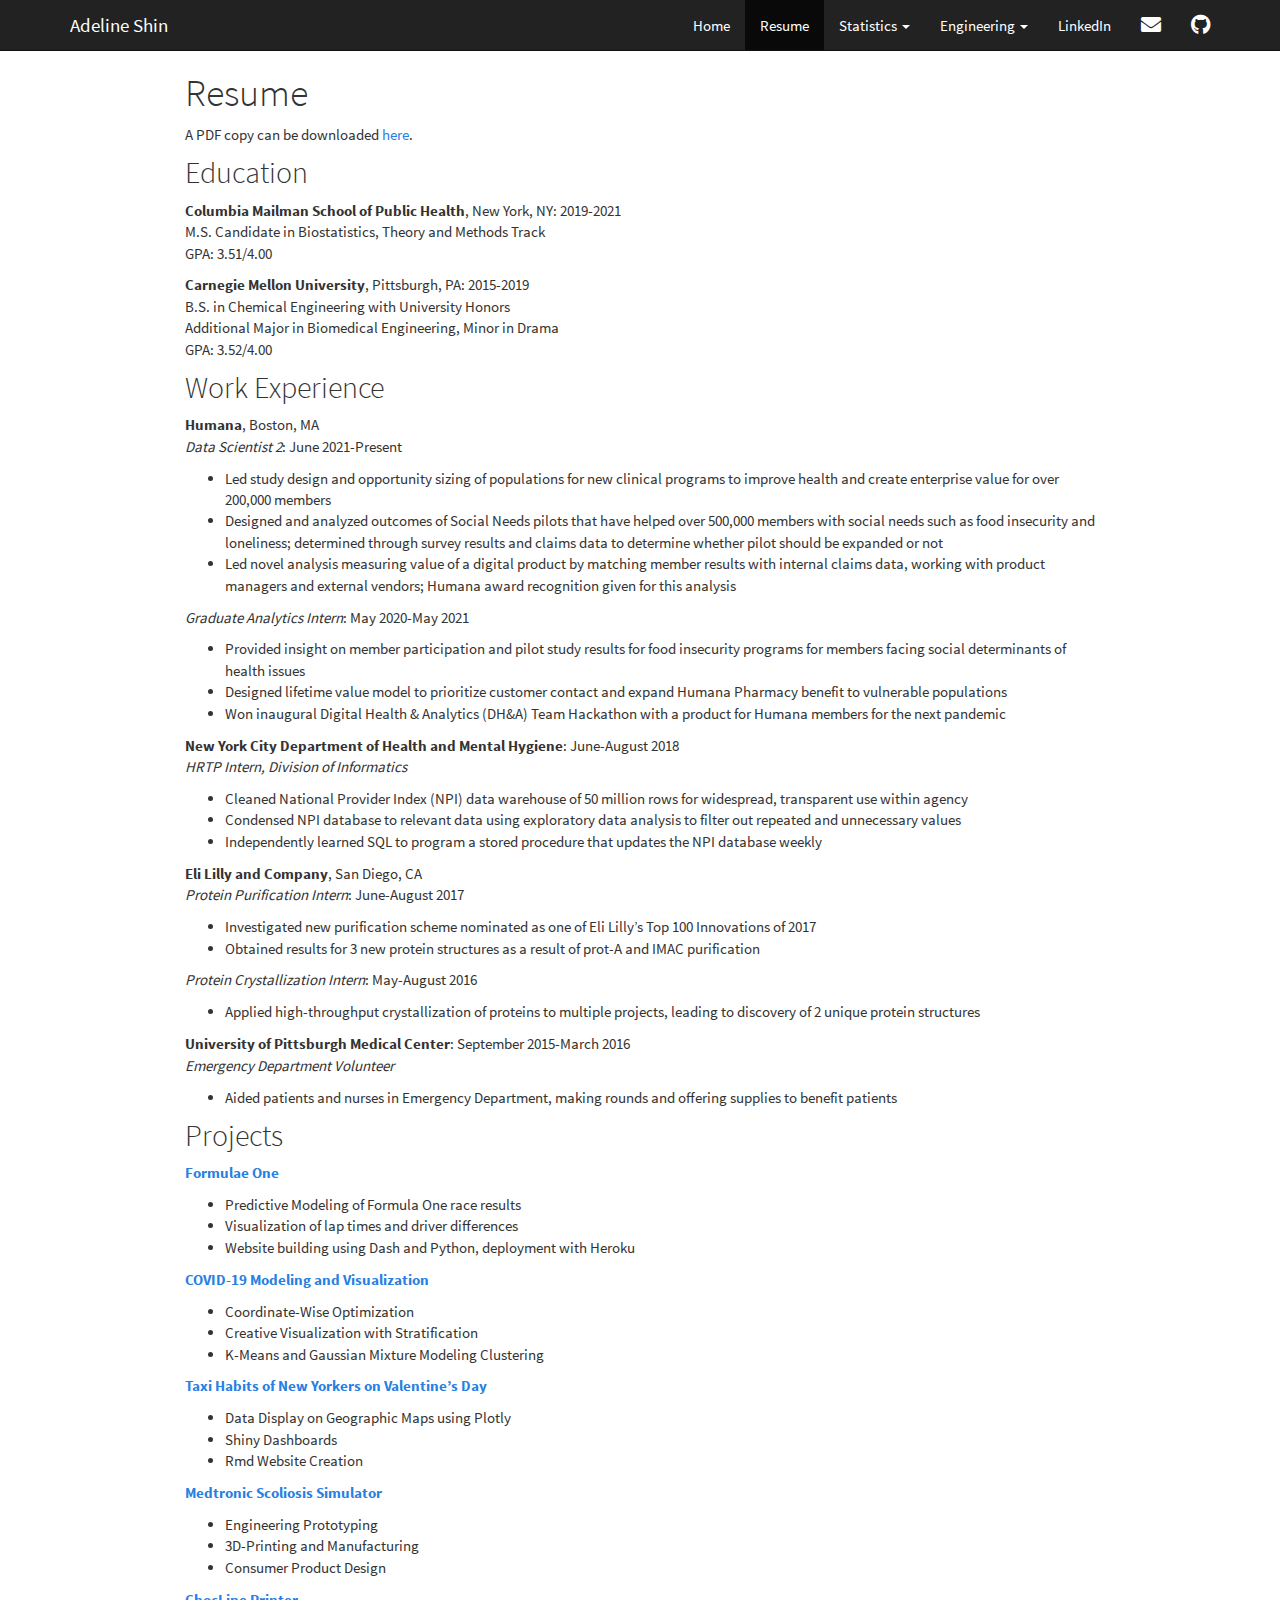
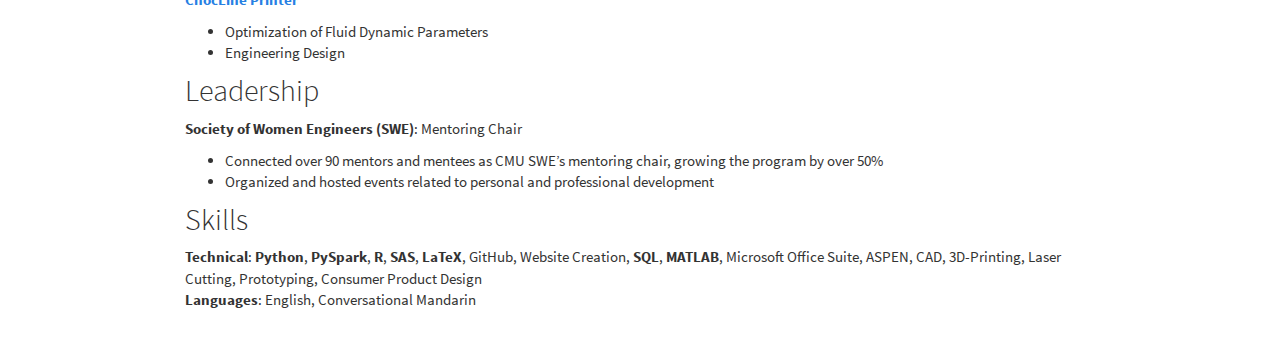
<file: resume.html>
<!DOCTYPE html>

<html xmlns="http://www.w3.org/1999/xhtml">

<head>

<meta charset="utf-8" />
<meta http-equiv="Content-Type" content="text/html; charset=utf-8" />
<meta name="generator" content="pandoc" />
<meta http-equiv="X-UA-Compatible" content="IE=EDGE" />




<title>Resume</title>

<script src="site_libs/jquery-1.11.3/jquery.min.js"></script>
<meta name="viewport" content="width=device-width, initial-scale=1" />
<link href="site_libs/bootstrap-3.3.5/css/cosmo.min.css" rel="stylesheet" />
<script src="site_libs/bootstrap-3.3.5/js/bootstrap.min.js"></script>
<script src="site_libs/bootstrap-3.3.5/shim/html5shiv.min.js"></script>
<script src="site_libs/bootstrap-3.3.5/shim/respond.min.js"></script>
<script src="site_libs/navigation-1.1/tabsets.js"></script>
<link href="site_libs/highlightjs-9.12.0/default.css" rel="stylesheet" />
<script src="site_libs/highlightjs-9.12.0/highlight.js"></script>
<link href="site_libs/font-awesome-5.1.0/css/all.css" rel="stylesheet" />
<link href="site_libs/font-awesome-5.1.0/css/v4-shims.css" rel="stylesheet" />

<style type="text/css">code{white-space: pre;}</style>
<style type="text/css">
  pre:not([class]) {
    background-color: white;
  }
</style>
<script type="text/javascript">
if (window.hljs) {
  hljs.configure({languages: []});
  hljs.initHighlightingOnLoad();
  if (document.readyState && document.readyState === "complete") {
    window.setTimeout(function() { hljs.initHighlighting(); }, 0);
  }
}
</script>



<style type="text/css">
h1 {
  font-size: 34px;
}
h1.title {
  font-size: 38px;
}
h2 {
  font-size: 30px;
}
h3 {
  font-size: 24px;
}
h4 {
  font-size: 18px;
}
h5 {
  font-size: 16px;
}
h6 {
  font-size: 12px;
}
.table th:not([align]) {
  text-align: left;
}
</style>

<link rel="stylesheet" href="styles.css" type="text/css" />



<style type = "text/css">
.main-container {
  max-width: 940px;
  margin-left: auto;
  margin-right: auto;
}
code {
  color: inherit;
  background-color: rgba(0, 0, 0, 0.04);
}
img {
  max-width:100%;
}
.tabbed-pane {
  padding-top: 12px;
}
.html-widget {
  margin-bottom: 20px;
}
button.code-folding-btn:focus {
  outline: none;
}
summary {
  display: list-item;
}
</style>


<style type="text/css">
/* padding for bootstrap navbar */
body {
  padding-top: 51px;
  padding-bottom: 40px;
}
/* offset scroll position for anchor links (for fixed navbar)  */
.section h1 {
  padding-top: 56px;
  margin-top: -56px;
}
.section h2 {
  padding-top: 56px;
  margin-top: -56px;
}
.section h3 {
  padding-top: 56px;
  margin-top: -56px;
}
.section h4 {
  padding-top: 56px;
  margin-top: -56px;
}
.section h5 {
  padding-top: 56px;
  margin-top: -56px;
}
.section h6 {
  padding-top: 56px;
  margin-top: -56px;
}
.dropdown-submenu {
  position: relative;
}
.dropdown-submenu>.dropdown-menu {
  top: 0;
  left: 100%;
  margin-top: -6px;
  margin-left: -1px;
  border-radius: 0 6px 6px 6px;
}
.dropdown-submenu:hover>.dropdown-menu {
  display: block;
}
.dropdown-submenu>a:after {
  display: block;
  content: " ";
  float: right;
  width: 0;
  height: 0;
  border-color: transparent;
  border-style: solid;
  border-width: 5px 0 5px 5px;
  border-left-color: #cccccc;
  margin-top: 5px;
  margin-right: -10px;
}
.dropdown-submenu:hover>a:after {
  border-left-color: #ffffff;
}
.dropdown-submenu.pull-left {
  float: none;
}
.dropdown-submenu.pull-left>.dropdown-menu {
  left: -100%;
  margin-left: 10px;
  border-radius: 6px 0 6px 6px;
}
</style>

<script>
// manage active state of menu based on current page
$(document).ready(function () {
  // active menu anchor
  href = window.location.pathname
  href = href.substr(href.lastIndexOf('/') + 1)
  if (href === "")
    href = "index.html";
  var menuAnchor = $('a[href="' + href + '"]');

  // mark it active
  menuAnchor.parent().addClass('active');

  // if it's got a parent navbar menu mark it active as well
  menuAnchor.closest('li.dropdown').addClass('active');
});
</script>

<!-- tabsets -->

<style type="text/css">
.tabset-dropdown > .nav-tabs {
  display: inline-table;
  max-height: 500px;
  min-height: 44px;
  overflow-y: auto;
  background: white;
  border: 1px solid #ddd;
  border-radius: 4px;
}

.tabset-dropdown > .nav-tabs > li.active:before {
  content: "";
  font-family: 'Glyphicons Halflings';
  display: inline-block;
  padding: 10px;
  border-right: 1px solid #ddd;
}

.tabset-dropdown > .nav-tabs.nav-tabs-open > li.active:before {
  content: "&#xe258;";
  border: none;
}

.tabset-dropdown > .nav-tabs.nav-tabs-open:before {
  content: "";
  font-family: 'Glyphicons Halflings';
  display: inline-block;
  padding: 10px;
  border-right: 1px solid #ddd;
}

.tabset-dropdown > .nav-tabs > li.active {
  display: block;
}

.tabset-dropdown > .nav-tabs > li > a,
.tabset-dropdown > .nav-tabs > li > a:focus,
.tabset-dropdown > .nav-tabs > li > a:hover {
  border: none;
  display: inline-block;
  border-radius: 4px;
}

.tabset-dropdown > .nav-tabs.nav-tabs-open > li {
  display: block;
  float: none;
}

.tabset-dropdown > .nav-tabs > li {
  display: none;
}
</style>

<!-- code folding -->




</head>

<body>


<div class="container-fluid main-container">




<div class="navbar navbar-default  navbar-fixed-top" role="navigation">
  <div class="container">
    <div class="navbar-header">
      <button type="button" class="navbar-toggle collapsed" data-toggle="collapse" data-target="#navbar">
        <span class="icon-bar"></span>
        <span class="icon-bar"></span>
        <span class="icon-bar"></span>
      </button>
      <a class="navbar-brand" href="index.html">Adeline Shin</a>
    </div>
    <div id="navbar" class="navbar-collapse collapse">
      <ul class="nav navbar-nav">
        
      </ul>
      <ul class="nav navbar-nav navbar-right">
        <li>
  <a href="index.html">Home</a>
</li>
<li>
  <a href="resume.html">Resume</a>
</li>
<li class="dropdown">
  <a href="#" class="dropdown-toggle" data-toggle="dropdown" role="button" aria-expanded="false">
    Statistics
     
    <span class="caret"></span>
  </a>
  <ul class="dropdown-menu" role="menu">
    <li>
      <a href="covid19.html">COVID-19 Modeling</a>
    </li>
    <li>
      <a href="nyctaxis.html">NYC Taxis on Valentine's Day</a>
    </li>
    <li>
      <a href="fone.html">Formulae One</a>
    </li>
  </ul>
</li>
<li class="dropdown">
  <a href="#" class="dropdown-toggle" data-toggle="dropdown" role="button" aria-expanded="false">
    Engineering
     
    <span class="caret"></span>
  </a>
  <ul class="dropdown-menu" role="menu">
    <li>
      <a href="medtronic.html">Medtronic Scoliosis Simulator</a>
    </li>
    <li>
      <a href="chocline.html">ChocLine Printer</a>
    </li>
  </ul>
</li>
<li>
  <a href="https://www.linkedin.com/in/adeline-shin-840324121/">LinkedIn</a>
</li>
<li>
  <a href="mailto:&lt;adelineshin2015@gmail.com&gt;">
    <span class="fa fa-envelope fa-lg"></span>
     
  </a>
</li>
<li>
  <a href="http://github.com/abcdefg781/">
    <span class="fa fa-github fa-lg"></span>
     
  </a>
</li>
      </ul>
    </div><!--/.nav-collapse -->
  </div><!--/.container -->
</div><!--/.navbar -->

<div class="fluid-row" id="header">



<h1 class="title toc-ignore">Resume</h1>

</div>


<head>
<!-- Google tag (gtag.js) -->
<script async src="https://www.googletagmanager.com/gtag/js?id=G-Y1G4CR6XYK"></script>
<script>
  window.dataLayer = window.dataLayer || [];
  function gtag(){dataLayer.push(arguments);}
  gtag('js', new Date());

  gtag('config', 'G-Y1G4CR6XYK');
</script>
</head>
<p>A PDF copy can be downloaded <a href="./files/adeline_shin_resume.pdf">here</a>.</p>
<div id="education" class="section level2">
<h2>Education</h2>
<p><strong>Columbia Mailman School of Public Health</strong>, New York, NY: 2019-2021 <br> M.S. Candidate in Biostatistics, Theory and Methods Track <br> GPA: 3.51/4.00</p>
<p><strong>Carnegie Mellon University</strong>, Pittsburgh, PA: 2015-2019 <br> B.S. in Chemical Engineering with University Honors <br> Additional Major in Biomedical Engineering, Minor in Drama <br> GPA: 3.52/4.00</p>
</div>
<div id="work-experience" class="section level2">
<h2>Work Experience</h2>
<p><strong>Humana</strong>, Boston, MA <br> <em>Data Scientist 2</em>: June 2021-Present <br></p>
<ul>
<li>Led study design and opportunity sizing of populations for new clinical programs to improve health and create enterprise value for over 200,000 members</li>
<li>Designed and analyzed outcomes of Social Needs pilots that have helped over 500,000 members with social needs such as food insecurity and loneliness; determined through survey results and claims data to determine whether pilot should be expanded or not</li>
<li>Led novel analysis measuring value of a digital product by matching member results with internal claims data, working with product managers and external vendors; Humana award recognition given for this analysis</li>
</ul>
<p><em>Graduate Analytics Intern</em>: May 2020-May 2021 <br></p>
<ul>
<li>Provided insight on member participation and pilot study results for food insecurity programs for members facing social determinants of health issues</li>
<li>Designed lifetime value model to prioritize customer contact and expand Humana Pharmacy benefit to vulnerable populations</li>
<li>Won inaugural Digital Health &amp; Analytics (DH&amp;A) Team Hackathon with a product for Humana members for the next pandemic</li>
</ul>
<p><strong>New York City Department of Health and Mental Hygiene</strong>: June-August 2018 <br> <em>HRTP Intern, Division of Informatics</em></p>
<ul>
<li>Cleaned National Provider Index (NPI) data warehouse of 50 million rows for widespread, transparent use within agency</li>
<li>Condensed NPI database to relevant data using exploratory data analysis to filter out repeated and unnecessary values</li>
<li>Independently learned SQL to program a stored procedure that updates the NPI database weekly</li>
</ul>
<p><strong>Eli Lilly and Company</strong>, San Diego, CA <br> <em>Protein Purification Intern</em>: June-August 2017</p>
<ul>
<li>Investigated new purification scheme nominated as one of Eli Lilly’s Top 100 Innovations of 2017</li>
<li>Obtained results for 3 new protein structures as a result of prot-A and IMAC purification</li>
</ul>
<p><em>Protein Crystallization Intern</em>: May-August 2016 <br></p>
<ul>
<li>Applied high-throughput crystallization of proteins to multiple projects, leading to discovery of 2 unique protein structures</li>
</ul>
<p><strong>University of Pittsburgh Medical Center</strong>: September 2015-March 2016 <br> <em>Emergency Department Volunteer</em></p>
<ul>
<li>Aided patients and nurses in Emergency Department, making rounds and offering supplies to benefit patients</li>
</ul>
</div>
<div id="projects" class="section level2">
<h2>Projects</h2>
<p><a href="fone.html"><strong>Formulae One</strong></a> <br></p>
<ul>
<li>Predictive Modeling of Formula One race results</li>
<li>Visualization of lap times and driver differences</li>
<li>Website building using Dash and Python, deployment with Heroku</li>
</ul>
<p><a href="covid19.html"><strong>COVID-19 Modeling and Visualization</strong></a> <br></p>
<ul>
<li>Coordinate-Wise Optimization</li>
<li>Creative Visualization with Stratification</li>
<li>K-Means and Gaussian Mixture Modeling Clustering</li>
</ul>
<p><a href="nyctaxis.html"><strong>Taxi Habits of New Yorkers on Valentine’s Day</strong></a> <br></p>
<ul>
<li>Data Display on Geographic Maps using Plotly</li>
<li>Shiny Dashboards</li>
<li>Rmd Website Creation</li>
</ul>
<p><a href="medtronic.Rmd"><strong>Medtronic Scoliosis Simulator</strong></a> <br></p>
<ul>
<li>Engineering Prototyping</li>
<li>3D-Printing and Manufacturing</li>
<li>Consumer Product Design</li>
</ul>
<p><a href="chocline.html"><strong>ChocLine Printer</strong></a> <br></p>
<ul>
<li>Optimization of Fluid Dynamic Parameters</li>
<li>Engineering Design</li>
</ul>
</div>
<div id="leadership" class="section level2">
<h2>Leadership</h2>
<p><strong>Society of Women Engineers (SWE)</strong>: Mentoring Chair <br></p>
<ul>
<li>Connected over 90 mentors and mentees as CMU SWE’s mentoring chair, growing the program by over 50%</li>
<li>Organized and hosted events related to personal and professional development</li>
</ul>
</div>
<div id="skills" class="section level2">
<h2>Skills</h2>
<p><strong>Technical</strong>: <strong>Python</strong>, <strong>PySpark</strong>, <strong>R</strong>, <strong>SAS</strong>, <strong>LaTeX</strong>, GitHub, Website Creation, <strong>SQL</strong>, <strong>MATLAB</strong>, Microsoft Office Suite, ASPEN, CAD, 3D-Printing, Laser Cutting, Prototyping, Consumer Product Design <br> <strong>Languages</strong>: English, Conversational Mandarin</p>
</div>




</div>

<script>

// add bootstrap table styles to pandoc tables
function bootstrapStylePandocTables() {
  $('tr.header').parent('thead').parent('table').addClass('table table-condensed');
}
$(document).ready(function () {
  bootstrapStylePandocTables();
});


</script>

<!-- tabsets -->

<script>
$(document).ready(function () {
  window.buildTabsets("TOC");
});

$(document).ready(function () {
  $('.tabset-dropdown > .nav-tabs > li').click(function () {
    $(this).parent().toggleClass('nav-tabs-open')
  });
});
</script>

<!-- code folding -->


<!-- dynamically load mathjax for compatibility with self-contained -->
<script>
  (function () {
    var script = document.createElement("script");
    script.type = "text/javascript";
    script.src  = "https://mathjax.rstudio.com/latest/MathJax.js?config=TeX-AMS-MML_HTMLorMML";
    document.getElementsByTagName("head")[0].appendChild(script);
  })();
</script>

</body>
</html>
</file>
<file: site_libs/highlightjs-9.12.0/default.css>
.hljs-literal {
  color: #990073;
}

.hljs-number {
  color: #099;
}

.hljs-comment {
  color: #998;
  font-style: italic;
}

.hljs-keyword {
  color: #900;
  font-weight: bold;
}

.hljs-string {
  color: #d14;
}
</file>
<file: icons.css>
.hexagon-wrapper {
  text-align: center;
  margin: 0px;
  position: relative;
  display: inline-block;
}
</file>
<file: styles.css>
.column {
  float: left;
  width: 50%;
}

.row::after {
  content: "";
  clear: both;
  display: table;
}
</file>
<file: site_libs/bootstrap-3.3.5/css/cosmo.min.css>
@font-face {
  font-family: 'Source Sans Pro';
  font-style: normal;
  font-weight: 300;
  src: url(fonts/SourceSansProLight.ttf) format('truetype');
}
@font-face {
  font-family: 'Source Sans Pro';
  font-style: normal;
  font-weight: 400;
  src: url(fonts/SourceSansPro.ttf) format('truetype');
}
@font-face {
  font-family: 'Source Sans Pro';
  font-style: normal;
  font-weight: 700;
  src: url(fonts/SourceSansProBold.ttf) format('truetype');
}

/*!
 * bootswatch v3.3.6
 * Homepage: http://bootswatch.com
 * Copyright 2012-2015 Thomas Park
 * Licensed under MIT
 * Based on Bootstrap
*//*!
 * Bootstrap v3.3.6 (http://getbootstrap.com)
 * Copyright 2011-2015 Twitter, Inc.
 * Licensed under MIT (https://github.com/twbs/bootstrap/blob/master/LICENSE)
 *//*! normalize.css v3.0.3 | MIT License | github.com/necolas/normalize.css */html{font-family:sans-serif;-ms-text-size-adjust:100%;-webkit-text-size-adjust:100%}body{margin:0}article,aside,details,figcaption,figure,footer,header,hgroup,main,menu,nav,section,summary{display:block}audio,canvas,progress,video{display:inline-block;vertical-align:baseline}audio:not([controls]){display:none;height:0}[hidden],template{display:none}a{background-color:transparent}a:active,a:hover{outline:0}abbr[title]{border-bottom:1px dotted}b,strong{font-weight:bold}dfn{font-style:italic}h1{font-size:2em;margin:0.67em 0}mark{background:#ff0;color:#000}small{font-size:80%}sub,sup{font-size:75%;line-height:0;position:relative;vertical-align:baseline}sup{top:-0.5em}sub{bottom:-0.25em}img{border:0}svg:not(:root){overflow:hidden}figure{margin:1em 40px}hr{-webkit-box-sizing:content-box;-moz-box-sizing:content-box;box-sizing:content-box;height:0}pre{overflow:auto}code,kbd,pre,samp{font-family:monospace, monospace;font-size:1em}button,input,optgroup,select,textarea{color:inherit;font:inherit;margin:0}button{overflow:visible}button,select{text-transform:none}button,html input[type="button"],input[type="reset"],input[type="submit"]{-webkit-appearance:button;cursor:pointer}button[disabled],html input[disabled]{cursor:default}button::-moz-focus-inner,input::-moz-focus-inner{border:0;padding:0}input{line-height:normal}input[type="checkbox"],input[type="radio"]{-webkit-box-sizing:border-box;-moz-box-sizing:border-box;box-sizing:border-box;padding:0}input[type="number"]::-webkit-inner-spin-button,input[type="number"]::-webkit-outer-spin-button{height:auto}input[type="search"]{-webkit-appearance:textfield;-webkit-box-sizing:content-box;-moz-box-sizing:content-box;box-sizing:content-box}input[type="search"]::-webkit-search-cancel-button,input[type="search"]::-webkit-search-decoration{-webkit-appearance:none}fieldset{border:1px solid #c0c0c0;margin:0 2px;padding:0.35em 0.625em 0.75em}legend{border:0;padding:0}textarea{overflow:auto}optgroup{font-weight:bold}table{border-collapse:collapse;border-spacing:0}td,th{padding:0}/*! Source: https://github.com/h5bp/html5-boilerplate/blob/master/src/css/main.css */@media print{*,*:before,*:after{background:transparent !important;color:#000 !important;-webkit-box-shadow:none !important;box-shadow:none !important;text-shadow:none !important}a,a:visited{text-decoration:underline}a[href]:after{content:" (" attr(href) ")"}abbr[title]:after{content:" (" attr(title) ")"}a[href^="#"]:after,a[href^="javascript:"]:after{content:""}pre,blockquote{border:1px solid #999;page-break-inside:avoid}thead{display:table-header-group}tr,img{page-break-inside:avoid}img{max-width:100% !important}p,h2,h3{orphans:3;widows:3}h2,h3{page-break-after:avoid}.navbar{display:none}.btn>.caret,.dropup>.btn>.caret{border-top-color:#000 !important}.label{border:1px solid #000}.table{border-collapse:collapse !important}.table td,.table th{background-color:#fff !important}.table-bordered th,.table-bordered td{border:1px solid #ddd !important}}@font-face{font-family:'Glyphicons Halflings';src:url('../fonts/glyphicons-halflings-regular.eot');src:url('../fonts/glyphicons-halflings-regular.eot?#iefix') format('embedded-opentype'),url('../fonts/glyphicons-halflings-regular.woff') format('woff'),url('../fonts/glyphicons-halflings-regular.ttf') format('truetype'),url('../fonts/glyphicons-halflings-regular.svg#glyphicons_halflingsregular') format('svg')}.glyphicon{position:relative;top:1px;display:inline-block;font-family:'Glyphicons Halflings';font-style:normal;font-weight:normal;line-height:1;-webkit-font-smoothing:antialiased;-moz-osx-font-smoothing:grayscale}.glyphicon-asterisk:before{content:"\002a"}.glyphicon-plus:before{content:"\002b"}.glyphicon-euro:before,.glyphicon-eur:before{content:"\20ac"}.glyphicon-minus:before{content:"\2212"}.glyphicon-cloud:before{content:"\2601"}.glyphicon-envelope:before{content:"\2709"}.glyphicon-pencil:before{content:"\270f"}.glyphicon-glass:before{content:"\e001"}.glyphicon-music:before{content:"\e002"}.glyphicon-search:before{content:"\e003"}.glyphicon-heart:before{content:"\e005"}.glyphicon-star:before{content:"\e006"}.glyphicon-star-empty:before{content:"\e007"}.glyphicon-user:before{content:"\e008"}.glyphicon-film:before{content:"\e009"}.glyphicon-th-large:before{content:"\e010"}.glyphicon-th:before{content:"\e011"}.glyphicon-th-list:before{content:"\e012"}.glyphicon-ok:before{content:"\e013"}.glyphicon-remove:before{content:"\e014"}.glyphicon-zoom-in:before{content:"\e015"}.glyphicon-zoom-out:before{content:"\e016"}.glyphicon-off:before{content:"\e017"}.glyphicon-signal:before{content:"\e018"}.glyphicon-cog:before{content:"\e019"}.glyphicon-trash:before{content:"\e020"}.glyphicon-home:before{content:"\e021"}.glyphicon-file:before{content:"\e022"}.glyphicon-time:before{content:"\e023"}.glyphicon-road:before{content:"\e024"}.glyphicon-download-alt:before{content:"\e025"}.glyphicon-download:before{content:"\e026"}.glyphicon-upload:before{content:"\e027"}.glyphicon-inbox:before{content:"\e028"}.glyphicon-play-circle:before{content:"\e029"}.glyphicon-repeat:before{content:"\e030"}.glyphicon-refresh:before{content:"\e031"}.glyphicon-list-alt:before{content:"\e032"}.glyphicon-lock:before{content:"\e033"}.glyphicon-flag:before{content:"\e034"}.glyphicon-headphones:before{content:"\e035"}.glyphicon-volume-off:before{content:"\e036"}.glyphicon-volume-down:before{content:"\e037"}.glyphicon-volume-up:before{content:"\e038"}.glyphicon-qrcode:before{content:"\e039"}.glyphicon-barcode:before{content:"\e040"}.glyphicon-tag:before{content:"\e041"}.glyphicon-tags:before{content:"\e042"}.glyphicon-book:before{content:"\e043"}.glyphicon-bookmark:before{content:"\e044"}.glyphicon-print:before{content:"\e045"}.glyphicon-camera:before{content:"\e046"}.glyphicon-font:before{content:"\e047"}.glyphicon-bold:before{content:"\e048"}.glyphicon-italic:before{content:"\e049"}.glyphicon-text-height:before{content:"\e050"}.glyphicon-text-width:before{content:"\e051"}.glyphicon-align-left:before{content:"\e052"}.glyphicon-align-center:before{content:"\e053"}.glyphicon-align-right:before{content:"\e054"}.glyphicon-align-justify:before{content:"\e055"}.glyphicon-list:before{content:"\e056"}.glyphicon-indent-left:before{content:"\e057"}.glyphicon-indent-right:before{content:"\e058"}.glyphicon-facetime-video:before{content:"\e059"}.glyphicon-picture:before{content:"\e060"}.glyphicon-map-marker:before{content:"\e062"}.glyphicon-adjust:before{content:"\e063"}.glyphicon-tint:before{content:"\e064"}.glyphicon-edit:before{content:"\e065"}.glyphicon-share:before{content:"\e066"}.glyphicon-check:before{content:"\e067"}.glyphicon-move:before{content:"\e068"}.glyphicon-step-backward:before{content:"\e069"}.glyphicon-fast-backward:before{content:"\e070"}.glyphicon-backward:before{content:"\e071"}.glyphicon-play:before{content:"\e072"}.glyphicon-pause:before{content:"\e073"}.glyphicon-stop:before{content:"\e074"}.glyphicon-forward:before{content:"\e075"}.glyphicon-fast-forward:before{content:"\e076"}.glyphicon-step-forward:before{content:"\e077"}.glyphicon-eject:before{content:"\e078"}.glyphicon-chevron-left:before{content:"\e079"}.glyphicon-chevron-right:before{content:"\e080"}.glyphicon-plus-sign:before{content:"\e081"}.glyphicon-minus-sign:before{content:"\e082"}.glyphicon-remove-sign:before{content:"\e083"}.glyphicon-ok-sign:before{content:"\e084"}.glyphicon-question-sign:before{content:"\e085"}.glyphicon-info-sign:before{content:"\e086"}.glyphicon-screenshot:before{content:"\e087"}.glyphicon-remove-circle:before{content:"\e088"}.glyphicon-ok-circle:before{content:"\e089"}.glyphicon-ban-circle:before{content:"\e090"}.glyphicon-arrow-left:before{content:"\e091"}.glyphicon-arrow-right:before{content:"\e092"}.glyphicon-arrow-up:before{content:"\e093"}.glyphicon-arrow-down:before{content:"\e094"}.glyphicon-share-alt:before{content:"\e095"}.glyphicon-resize-full:before{content:"\e096"}.glyphicon-resize-small:before{content:"\e097"}.glyphicon-exclamation-sign:before{content:"\e101"}.glyphicon-gift:before{content:"\e102"}.glyphicon-leaf:before{content:"\e103"}.glyphicon-fire:before{content:"\e104"}.glyphicon-eye-open:before{content:"\e105"}.glyphicon-eye-close:before{content:"\e106"}.glyphicon-warning-sign:before{content:"\e107"}.glyphicon-plane:before{content:"\e108"}.glyphicon-calendar:before{content:"\e109"}.glyphicon-random:before{content:"\e110"}.glyphicon-comment:before{content:"\e111"}.glyphicon-magnet:before{content:"\e112"}.glyphicon-chevron-up:before{content:"\e113"}.glyphicon-chevron-down:before{content:"\e114"}.glyphicon-retweet:before{content:"\e115"}.glyphicon-shopping-cart:before{content:"\e116"}.glyphicon-folder-close:before{content:"\e117"}.glyphicon-folder-open:before{content:"\e118"}.glyphicon-resize-vertical:before{content:"\e119"}.glyphicon-resize-horizontal:before{content:"\e120"}.glyphicon-hdd:before{content:"\e121"}.glyphicon-bullhorn:before{content:"\e122"}.glyphicon-bell:before{content:"\e123"}.glyphicon-certificate:before{content:"\e124"}.glyphicon-thumbs-up:before{content:"\e125"}.glyphicon-thumbs-down:before{content:"\e126"}.glyphicon-hand-right:before{content:"\e127"}.glyphicon-hand-left:before{content:"\e128"}.glyphicon-hand-up:before{content:"\e129"}.glyphicon-hand-down:before{content:"\e130"}.glyphicon-circle-arrow-right:before{content:"\e131"}.glyphicon-circle-arrow-left:before{content:"\e132"}.glyphicon-circle-arrow-up:before{content:"\e133"}.glyphicon-circle-arrow-down:before{content:"\e134"}.glyphicon-globe:before{content:"\e135"}.glyphicon-wrench:before{content:"\e136"}.glyphicon-tasks:before{content:"\e137"}.glyphicon-filter:before{content:"\e138"}.glyphicon-briefcase:before{content:"\e139"}.glyphicon-fullscreen:before{content:"\e140"}.glyphicon-dashboard:before{content:"\e141"}.glyphicon-paperclip:before{content:"\e142"}.glyphicon-heart-empty:before{content:"\e143"}.glyphicon-link:before{content:"\e144"}.glyphicon-phone:before{content:"\e145"}.glyphicon-pushpin:before{content:"\e146"}.glyphicon-usd:before{content:"\e148"}.glyphicon-gbp:before{content:"\e149"}.glyphicon-sort:before{content:"\e150"}.glyphicon-sort-by-alphabet:before{content:"\e151"}.glyphicon-sort-by-alphabet-alt:before{content:"\e152"}.glyphicon-sort-by-order:before{content:"\e153"}.glyphicon-sort-by-order-alt:before{content:"\e154"}.glyphicon-sort-by-attributes:before{content:"\e155"}.glyphicon-sort-by-attributes-alt:before{content:"\e156"}.glyphicon-unchecked:before{content:"\e157"}.glyphicon-expand:before{content:"\e158"}.glyphicon-collapse-down:before{content:"\e159"}.glyphicon-collapse-up:before{content:"\e160"}.glyphicon-log-in:before{content:"\e161"}.glyphicon-flash:before{content:"\e162"}.glyphicon-log-out:before{content:"\e163"}.glyphicon-new-window:before{content:"\e164"}.glyphicon-record:before{content:"\e165"}.glyphicon-save:before{content:"\e166"}.glyphicon-open:before{content:"\e167"}.glyphicon-saved:before{content:"\e168"}.glyphicon-import:before{content:"\e169"}.glyphicon-export:before{content:"\e170"}.glyphicon-send:before{content:"\e171"}.glyphicon-floppy-disk:before{content:"\e172"}.glyphicon-floppy-saved:before{content:"\e173"}.glyphicon-floppy-remove:before{content:"\e174"}.glyphicon-floppy-save:before{content:"\e175"}.glyphicon-floppy-open:before{content:"\e176"}.glyphicon-credit-card:before{content:"\e177"}.glyphicon-transfer:before{content:"\e178"}.glyphicon-cutlery:before{content:"\e179"}.glyphicon-header:before{content:"\e180"}.glyphicon-compressed:before{content:"\e181"}.glyphicon-earphone:before{content:"\e182"}.glyphicon-phone-alt:before{content:"\e183"}.glyphicon-tower:before{content:"\e184"}.glyphicon-stats:before{content:"\e185"}.glyphicon-sd-video:before{content:"\e186"}.glyphicon-hd-video:before{content:"\e187"}.glyphicon-subtitles:before{content:"\e188"}.glyphicon-sound-stereo:before{content:"\e189"}.glyphicon-sound-dolby:before{content:"\e190"}.glyphicon-sound-5-1:before{content:"\e191"}.glyphicon-sound-6-1:before{content:"\e192"}.glyphicon-sound-7-1:before{content:"\e193"}.glyphicon-copyright-mark:before{content:"\e194"}.glyphicon-registration-mark:before{content:"\e195"}.glyphicon-cloud-download:before{content:"\e197"}.glyphicon-cloud-upload:before{content:"\e198"}.glyphicon-tree-conifer:before{content:"\e199"}.glyphicon-tree-deciduous:before{content:"\e200"}.glyphicon-cd:before{content:"\e201"}.glyphicon-save-file:before{content:"\e202"}.glyphicon-open-file:before{content:"\e203"}.glyphicon-level-up:before{content:"\e204"}.glyphicon-copy:before{content:"\e205"}.glyphicon-paste:before{content:"\e206"}.glyphicon-alert:before{content:"\e209"}.glyphicon-equalizer:before{content:"\e210"}.glyphicon-king:before{content:"\e211"}.glyphicon-queen:before{content:"\e212"}.glyphicon-pawn:before{content:"\e213"}.glyphicon-bishop:before{content:"\e214"}.glyphicon-knight:before{content:"\e215"}.glyphicon-baby-formula:before{content:"\e216"}.glyphicon-tent:before{content:"\26fa"}.glyphicon-blackboard:before{content:"\e218"}.glyphicon-bed:before{content:"\e219"}.glyphicon-apple:before{content:"\f8ff"}.glyphicon-erase:before{content:"\e221"}.glyphicon-hourglass:before{content:"\231b"}.glyphicon-lamp:before{content:"\e223"}.glyphicon-duplicate:before{content:"\e224"}.glyphicon-piggy-bank:before{content:"\e225"}.glyphicon-scissors:before{content:"\e226"}.glyphicon-bitcoin:before{content:"\e227"}.glyphicon-btc:before{content:"\e227"}.glyphicon-xbt:before{content:"\e227"}.glyphicon-yen:before{content:"\00a5"}.glyphicon-jpy:before{content:"\00a5"}.glyphicon-ruble:before{content:"\20bd"}.glyphicon-rub:before{content:"\20bd"}.glyphicon-scale:before{content:"\e230"}.glyphicon-ice-lolly:before{content:"\e231"}.glyphicon-ice-lolly-tasted:before{content:"\e232"}.glyphicon-education:before{content:"\e233"}.glyphicon-option-horizontal:before{content:"\e234"}.glyphicon-option-vertical:before{content:"\e235"}.glyphicon-menu-hamburger:before{content:"\e236"}.glyphicon-modal-window:before{content:"\e237"}.glyphicon-oil:before{content:"\e238"}.glyphicon-grain:before{content:"\e239"}.glyphicon-sunglasses:before{content:"\e240"}.glyphicon-text-size:before{content:"\e241"}.glyphicon-text-color:before{content:"\e242"}.glyphicon-text-background:before{content:"\e243"}.glyphicon-object-align-top:before{content:"\e244"}.glyphicon-object-align-bottom:before{content:"\e245"}.glyphicon-object-align-horizontal:before{content:"\e246"}.glyphicon-object-align-left:before{content:"\e247"}.glyphicon-object-align-vertical:before{content:"\e248"}.glyphicon-object-align-right:before{content:"\e249"}.glyphicon-triangle-right:before{content:"\e250"}.glyphicon-triangle-left:before{content:"\e251"}.glyphicon-triangle-bottom:before{content:"\e252"}.glyphicon-triangle-top:before{content:"\e253"}.glyphicon-console:before{content:"\e254"}.glyphicon-superscript:before{content:"\e255"}.glyphicon-subscript:before{content:"\e256"}.glyphicon-menu-left:before{content:"\e257"}.glyphicon-menu-right:before{content:"\e258"}.glyphicon-menu-down:before{content:"\e259"}.glyphicon-menu-up:before{content:"\e260"}*{-webkit-box-sizing:border-box;-moz-box-sizing:border-box;box-sizing:border-box}*:before,*:after{-webkit-box-sizing:border-box;-moz-box-sizing:border-box;box-sizing:border-box}html{font-size:10px;-webkit-tap-highlight-color:rgba(0,0,0,0)}body{font-family:"Source Sans Pro",Calibri,Candara,Arial,sans-serif;font-size:15px;line-height:1.42857143;color:#333333;background-color:#ffffff}input,button,select,textarea{font-family:inherit;font-size:inherit;line-height:inherit}a{color:#2780e3;text-decoration:none}a:hover,a:focus{color:#165ba8;text-decoration:underline}a:focus{outline:thin dotted;outline:5px auto -webkit-focus-ring-color;outline-offset:-2px}figure{margin:0}img{vertical-align:middle}.img-responsive,.thumbnail>img,.thumbnail a>img,.carousel-inner>.item>img,.carousel-inner>.item>a>img{display:block;max-width:100%;height:auto}.img-rounded{border-radius:0}.img-thumbnail{padding:4px;line-height:1.42857143;background-color:#ffffff;border:1px solid #dddddd;border-radius:0;-webkit-transition:all .2s ease-in-out;-o-transition:all .2s ease-in-out;transition:all .2s ease-in-out;display:inline-block;max-width:100%;height:auto}.img-circle{border-radius:50%}hr{margin-top:21px;margin-bottom:21px;border:0;border-top:1px solid #e6e6e6}.sr-only{position:absolute;width:1px;height:1px;margin:-1px;padding:0;overflow:hidden;clip:rect(0, 0, 0, 0);border:0}.sr-only-focusable:active,.sr-only-focusable:focus{position:static;width:auto;height:auto;margin:0;overflow:visible;clip:auto}[role="button"]{cursor:pointer}h1,h2,h3,h4,h5,h6,.h1,.h2,.h3,.h4,.h5,.h6{font-family:"Source Sans Pro",Calibri,Candara,Arial,sans-serif;font-weight:300;line-height:1.1;color:inherit}h1 small,h2 small,h3 small,h4 small,h5 small,h6 small,.h1 small,.h2 small,.h3 small,.h4 small,.h5 small,.h6 small,h1 .small,h2 .small,h3 .small,h4 .small,h5 .small,h6 .small,.h1 .small,.h2 .small,.h3 .small,.h4 .small,.h5 .small,.h6 .small{font-weight:normal;line-height:1;color:#999999}h1,.h1,h2,.h2,h3,.h3{margin-top:21px;margin-bottom:10.5px}h1 small,.h1 small,h2 small,.h2 small,h3 small,.h3 small,h1 .small,.h1 .small,h2 .small,.h2 .small,h3 .small,.h3 .small{font-size:65%}h4,.h4,h5,.h5,h6,.h6{margin-top:10.5px;margin-bottom:10.5px}h4 small,.h4 small,h5 small,.h5 small,h6 small,.h6 small,h4 .small,.h4 .small,h5 .small,.h5 .small,h6 .small,.h6 .small{font-size:75%}h1,.h1{font-size:39px}h2,.h2{font-size:32px}h3,.h3{font-size:26px}h4,.h4{font-size:19px}h5,.h5{font-size:15px}h6,.h6{font-size:13px}p{margin:0 0 10.5px}.lead{margin-bottom:21px;font-size:17px;font-weight:300;line-height:1.4}@media (min-width:768px){.lead{font-size:22.5px}}small,.small{font-size:86%}mark,.mark{background-color:#ff7518;padding:.2em}.text-left{text-align:left}.text-right{text-align:right}.text-center{text-align:center}.text-justify{text-align:justify}.text-nowrap{white-space:nowrap}.text-lowercase{text-transform:lowercase}.text-uppercase{text-transform:uppercase}.text-capitalize{text-transform:capitalize}.text-muted{color:#999999}.text-primary{color:#2780e3}a.text-primary:hover,a.text-primary:focus{color:#1967be}.text-success{color:#ffffff}a.text-success:hover,a.text-success:focus{color:#e6e6e6}.text-info{color:#ffffff}a.text-info:hover,a.text-info:focus{color:#e6e6e6}.text-warning{color:#ffffff}a.text-warning:hover,a.text-warning:focus{color:#e6e6e6}.text-danger{color:#ffffff}a.text-danger:hover,a.text-danger:focus{color:#e6e6e6}.bg-primary{color:#fff;background-color:#2780e3}a.bg-primary:hover,a.bg-primary:focus{background-color:#1967be}.bg-success{background-color:#3fb618}a.bg-success:hover,a.bg-success:focus{background-color:#2f8912}.bg-info{background-color:#9954bb}a.bg-info:hover,a.bg-info:focus{background-color:#7e3f9d}.bg-warning{background-color:#ff7518}a.bg-warning:hover,a.bg-warning:focus{background-color:#e45c00}.bg-danger{background-color:#ff0039}a.bg-danger:hover,a.bg-danger:focus{background-color:#cc002e}.page-header{padding-bottom:9.5px;margin:42px 0 21px;border-bottom:1px solid #e6e6e6}ul,ol{margin-top:0;margin-bottom:10.5px}ul ul,ol ul,ul ol,ol ol{margin-bottom:0}.list-unstyled{padding-left:0;list-style:none}.list-inline{padding-left:0;list-style:none;margin-left:-5px}.list-inline>li{display:inline-block;padding-left:5px;padding-right:5px}dl{margin-top:0;margin-bottom:21px}dt,dd{line-height:1.42857143}dt{font-weight:bold}dd{margin-left:0}@media (min-width:768px){.dl-horizontal dt{float:left;width:160px;clear:left;text-align:right;overflow:hidden;text-overflow:ellipsis;white-space:nowrap}.dl-horizontal dd{margin-left:180px}}abbr[title],abbr[data-original-title]{cursor:help;border-bottom:1px dotted #999999}.initialism{font-size:90%;text-transform:uppercase}blockquote{padding:10.5px 21px;margin:0 0 21px;font-size:18.75px;border-left:5px solid #e6e6e6}blockquote p:last-child,blockquote ul:last-child,blockquote ol:last-child{margin-bottom:0}blockquote footer,blockquote small,blockquote .small{display:block;font-size:80%;line-height:1.42857143;color:#999999}blockquote footer:before,blockquote small:before,blockquote .small:before{content:'\2014 \00A0'}.blockquote-reverse,blockquote.pull-right{padding-right:15px;padding-left:0;border-right:5px solid #e6e6e6;border-left:0;text-align:right}.blockquote-reverse footer:before,blockquote.pull-right footer:before,.blockquote-reverse small:before,blockquote.pull-right small:before,.blockquote-reverse .small:before,blockquote.pull-right .small:before{content:''}.blockquote-reverse footer:after,blockquote.pull-right footer:after,.blockquote-reverse small:after,blockquote.pull-right small:after,.blockquote-reverse .small:after,blockquote.pull-right .small:after{content:'\00A0 \2014'}address{margin-bottom:21px;font-style:normal;line-height:1.42857143}code,kbd,pre,samp{font-family:monospace}code{padding:2px 4px;font-size:90%;color:#c7254e;background-color:#f9f2f4;border-radius:0}kbd{padding:2px 4px;font-size:90%;color:#ffffff;background-color:#333333;border-radius:0;-webkit-box-shadow:inset 0 -1px 0 rgba(0,0,0,0.25);box-shadow:inset 0 -1px 0 rgba(0,0,0,0.25)}kbd kbd{padding:0;font-size:100%;font-weight:bold;-webkit-box-shadow:none;box-shadow:none}pre{display:block;padding:10px;margin:0 0 10.5px;font-size:14px;line-height:1.42857143;word-break:break-all;word-wrap:break-word;color:#333333;background-color:#f5f5f5;border:1px solid #cccccc;border-radius:0}pre code{padding:0;font-size:inherit;color:inherit;white-space:pre-wrap;background-color:transparent;border-radius:0}.pre-scrollable{max-height:340px;overflow-y:scroll}.container{margin-right:auto;margin-left:auto;padding-left:15px;padding-right:15px}@media (min-width:768px){.container{width:750px}}@media (min-width:992px){.container{width:970px}}@media (min-width:1200px){.container{width:1170px}}.container-fluid{margin-right:auto;margin-left:auto;padding-left:15px;padding-right:15px}.row{margin-left:-15px;margin-right:-15px}.col-xs-1,.col-sm-1,.col-md-1,.col-lg-1,.col-xs-2,.col-sm-2,.col-md-2,.col-lg-2,.col-xs-3,.col-sm-3,.col-md-3,.col-lg-3,.col-xs-4,.col-sm-4,.col-md-4,.col-lg-4,.col-xs-5,.col-sm-5,.col-md-5,.col-lg-5,.col-xs-6,.col-sm-6,.col-md-6,.col-lg-6,.col-xs-7,.col-sm-7,.col-md-7,.col-lg-7,.col-xs-8,.col-sm-8,.col-md-8,.col-lg-8,.col-xs-9,.col-sm-9,.col-md-9,.col-lg-9,.col-xs-10,.col-sm-10,.col-md-10,.col-lg-10,.col-xs-11,.col-sm-11,.col-md-11,.col-lg-11,.col-xs-12,.col-sm-12,.col-md-12,.col-lg-12{position:relative;min-height:1px;padding-left:15px;padding-right:15px}.col-xs-1,.col-xs-2,.col-xs-3,.col-xs-4,.col-xs-5,.col-xs-6,.col-xs-7,.col-xs-8,.col-xs-9,.col-xs-10,.col-xs-11,.col-xs-12{float:left}.col-xs-12{width:100%}.col-xs-11{width:91.66666667%}.col-xs-10{width:83.33333333%}.col-xs-9{width:75%}.col-xs-8{width:66.66666667%}.col-xs-7{width:58.33333333%}.col-xs-6{width:50%}.col-xs-5{width:41.66666667%}.col-xs-4{width:33.33333333%}.col-xs-3{width:25%}.col-xs-2{width:16.66666667%}.col-xs-1{width:8.33333333%}.col-xs-pull-12{right:100%}.col-xs-pull-11{right:91.66666667%}.col-xs-pull-10{right:83.33333333%}.col-xs-pull-9{right:75%}.col-xs-pull-8{right:66.66666667%}.col-xs-pull-7{right:58.33333333%}.col-xs-pull-6{right:50%}.col-xs-pull-5{right:41.66666667%}.col-xs-pull-4{right:33.33333333%}.col-xs-pull-3{right:25%}.col-xs-pull-2{right:16.66666667%}.col-xs-pull-1{right:8.33333333%}.col-xs-pull-0{right:auto}.col-xs-push-12{left:100%}.col-xs-push-11{left:91.66666667%}.col-xs-push-10{left:83.33333333%}.col-xs-push-9{left:75%}.col-xs-push-8{left:66.66666667%}.col-xs-push-7{left:58.33333333%}.col-xs-push-6{left:50%}.col-xs-push-5{left:41.66666667%}.col-xs-push-4{left:33.33333333%}.col-xs-push-3{left:25%}.col-xs-push-2{left:16.66666667%}.col-xs-push-1{left:8.33333333%}.col-xs-push-0{left:auto}.col-xs-offset-12{margin-left:100%}.col-xs-offset-11{margin-left:91.66666667%}.col-xs-offset-10{margin-left:83.33333333%}.col-xs-offset-9{margin-left:75%}.col-xs-offset-8{margin-left:66.66666667%}.col-xs-offset-7{margin-left:58.33333333%}.col-xs-offset-6{margin-left:50%}.col-xs-offset-5{margin-left:41.66666667%}.col-xs-offset-4{margin-left:33.33333333%}.col-xs-offset-3{margin-left:25%}.col-xs-offset-2{margin-left:16.66666667%}.col-xs-offset-1{margin-left:8.33333333%}.col-xs-offset-0{margin-left:0%}@media (min-width:768px){.col-sm-1,.col-sm-2,.col-sm-3,.col-sm-4,.col-sm-5,.col-sm-6,.col-sm-7,.col-sm-8,.col-sm-9,.col-sm-10,.col-sm-11,.col-sm-12{float:left}.col-sm-12{width:100%}.col-sm-11{width:91.66666667%}.col-sm-10{width:83.33333333%}.col-sm-9{width:75%}.col-sm-8{width:66.66666667%}.col-sm-7{width:58.33333333%}.col-sm-6{width:50%}.col-sm-5{width:41.66666667%}.col-sm-4{width:33.33333333%}.col-sm-3{width:25%}.col-sm-2{width:16.66666667%}.col-sm-1{width:8.33333333%}.col-sm-pull-12{right:100%}.col-sm-pull-11{right:91.66666667%}.col-sm-pull-10{right:83.33333333%}.col-sm-pull-9{right:75%}.col-sm-pull-8{right:66.66666667%}.col-sm-pull-7{right:58.33333333%}.col-sm-pull-6{right:50%}.col-sm-pull-5{right:41.66666667%}.col-sm-pull-4{right:33.33333333%}.col-sm-pull-3{right:25%}.col-sm-pull-2{right:16.66666667%}.col-sm-pull-1{right:8.33333333%}.col-sm-pull-0{right:auto}.col-sm-push-12{left:100%}.col-sm-push-11{left:91.66666667%}.col-sm-push-10{left:83.33333333%}.col-sm-push-9{left:75%}.col-sm-push-8{left:66.66666667%}.col-sm-push-7{left:58.33333333%}.col-sm-push-6{left:50%}.col-sm-push-5{left:41.66666667%}.col-sm-push-4{left:33.33333333%}.col-sm-push-3{left:25%}.col-sm-push-2{left:16.66666667%}.col-sm-push-1{left:8.33333333%}.col-sm-push-0{left:auto}.col-sm-offset-12{margin-left:100%}.col-sm-offset-11{margin-left:91.66666667%}.col-sm-offset-10{margin-left:83.33333333%}.col-sm-offset-9{margin-left:75%}.col-sm-offset-8{margin-left:66.66666667%}.col-sm-offset-7{margin-left:58.33333333%}.col-sm-offset-6{margin-left:50%}.col-sm-offset-5{margin-left:41.66666667%}.col-sm-offset-4{margin-left:33.33333333%}.col-sm-offset-3{margin-left:25%}.col-sm-offset-2{margin-left:16.66666667%}.col-sm-offset-1{margin-left:8.33333333%}.col-sm-offset-0{margin-left:0%}}@media (min-width:992px){.col-md-1,.col-md-2,.col-md-3,.col-md-4,.col-md-5,.col-md-6,.col-md-7,.col-md-8,.col-md-9,.col-md-10,.col-md-11,.col-md-12{float:left}.col-md-12{width:100%}.col-md-11{width:91.66666667%}.col-md-10{width:83.33333333%}.col-md-9{width:75%}.col-md-8{width:66.66666667%}.col-md-7{width:58.33333333%}.col-md-6{width:50%}.col-md-5{width:41.66666667%}.col-md-4{width:33.33333333%}.col-md-3{width:25%}.col-md-2{width:16.66666667%}.col-md-1{width:8.33333333%}.col-md-pull-12{right:100%}.col-md-pull-11{right:91.66666667%}.col-md-pull-10{right:83.33333333%}.col-md-pull-9{right:75%}.col-md-pull-8{right:66.66666667%}.col-md-pull-7{right:58.33333333%}.col-md-pull-6{right:50%}.col-md-pull-5{right:41.66666667%}.col-md-pull-4{right:33.33333333%}.col-md-pull-3{right:25%}.col-md-pull-2{right:16.66666667%}.col-md-pull-1{right:8.33333333%}.col-md-pull-0{right:auto}.col-md-push-12{left:100%}.col-md-push-11{left:91.66666667%}.col-md-push-10{left:83.33333333%}.col-md-push-9{left:75%}.col-md-push-8{left:66.66666667%}.col-md-push-7{left:58.33333333%}.col-md-push-6{left:50%}.col-md-push-5{left:41.66666667%}.col-md-push-4{left:33.33333333%}.col-md-push-3{left:25%}.col-md-push-2{left:16.66666667%}.col-md-push-1{left:8.33333333%}.col-md-push-0{left:auto}.col-md-offset-12{margin-left:100%}.col-md-offset-11{margin-left:91.66666667%}.col-md-offset-10{margin-left:83.33333333%}.col-md-offset-9{margin-left:75%}.col-md-offset-8{margin-left:66.66666667%}.col-md-offset-7{margin-left:58.33333333%}.col-md-offset-6{margin-left:50%}.col-md-offset-5{margin-left:41.66666667%}.col-md-offset-4{margin-left:33.33333333%}.col-md-offset-3{margin-left:25%}.col-md-offset-2{margin-left:16.66666667%}.col-md-offset-1{margin-left:8.33333333%}.col-md-offset-0{margin-left:0%}}@media (min-width:1200px){.col-lg-1,.col-lg-2,.col-lg-3,.col-lg-4,.col-lg-5,.col-lg-6,.col-lg-7,.col-lg-8,.col-lg-9,.col-lg-10,.col-lg-11,.col-lg-12{float:left}.col-lg-12{width:100%}.col-lg-11{width:91.66666667%}.col-lg-10{width:83.33333333%}.col-lg-9{width:75%}.col-lg-8{width:66.66666667%}.col-lg-7{width:58.33333333%}.col-lg-6{width:50%}.col-lg-5{width:41.66666667%}.col-lg-4{width:33.33333333%}.col-lg-3{width:25%}.col-lg-2{width:16.66666667%}.col-lg-1{width:8.33333333%}.col-lg-pull-12{right:100%}.col-lg-pull-11{right:91.66666667%}.col-lg-pull-10{right:83.33333333%}.col-lg-pull-9{right:75%}.col-lg-pull-8{right:66.66666667%}.col-lg-pull-7{right:58.33333333%}.col-lg-pull-6{right:50%}.col-lg-pull-5{right:41.66666667%}.col-lg-pull-4{right:33.33333333%}.col-lg-pull-3{right:25%}.col-lg-pull-2{right:16.66666667%}.col-lg-pull-1{right:8.33333333%}.col-lg-pull-0{right:auto}.col-lg-push-12{left:100%}.col-lg-push-11{left:91.66666667%}.col-lg-push-10{left:83.33333333%}.col-lg-push-9{left:75%}.col-lg-push-8{left:66.66666667%}.col-lg-push-7{left:58.33333333%}.col-lg-push-6{left:50%}.col-lg-push-5{left:41.66666667%}.col-lg-push-4{left:33.33333333%}.col-lg-push-3{left:25%}.col-lg-push-2{left:16.66666667%}.col-lg-push-1{left:8.33333333%}.col-lg-push-0{left:auto}.col-lg-offset-12{margin-left:100%}.col-lg-offset-11{margin-left:91.66666667%}.col-lg-offset-10{margin-left:83.33333333%}.col-lg-offset-9{margin-left:75%}.col-lg-offset-8{margin-left:66.66666667%}.col-lg-offset-7{margin-left:58.33333333%}.col-lg-offset-6{margin-left:50%}.col-lg-offset-5{margin-left:41.66666667%}.col-lg-offset-4{margin-left:33.33333333%}.col-lg-offset-3{margin-left:25%}.col-lg-offset-2{margin-left:16.66666667%}.col-lg-offset-1{margin-left:8.33333333%}.col-lg-offset-0{margin-left:0%}}table{background-color:transparent}caption{padding-top:8px;padding-bottom:8px;color:#999999;text-align:left}th{}.table{width:100%;max-width:100%;margin-bottom:21px}.table>thead>tr>th,.table>tbody>tr>th,.table>tfoot>tr>th,.table>thead>tr>td,.table>tbody>tr>td,.table>tfoot>tr>td{padding:8px;line-height:1.42857143;vertical-align:top;border-top:1px solid #dddddd}.table>thead>tr>th{vertical-align:bottom;border-bottom:2px solid #dddddd}.table>caption+thead>tr:first-child>th,.table>colgroup+thead>tr:first-child>th,.table>thead:first-child>tr:first-child>th,.table>caption+thead>tr:first-child>td,.table>colgroup+thead>tr:first-child>td,.table>thead:first-child>tr:first-child>td{border-top:0}.table>tbody+tbody{border-top:2px solid #dddddd}.table .table{background-color:#ffffff}.table-condensed>thead>tr>th,.table-condensed>tbody>tr>th,.table-condensed>tfoot>tr>th,.table-condensed>thead>tr>td,.table-condensed>tbody>tr>td,.table-condensed>tfoot>tr>td{padding:5px}.table-bordered{border:1px solid #dddddd}.table-bordered>thead>tr>th,.table-bordered>tbody>tr>th,.table-bordered>tfoot>tr>th,.table-bordered>thead>tr>td,.table-bordered>tbody>tr>td,.table-bordered>tfoot>tr>td{border:1px solid #dddddd}.table-bordered>thead>tr>th,.table-bordered>thead>tr>td{border-bottom-width:2px}.table-striped>tbody>tr:nth-of-type(odd){background-color:#f9f9f9}.table-hover>tbody>tr:hover{background-color:#f5f5f5}table col[class*="col-"]{position:static;float:none;display:table-column}table td[class*="col-"],table th[class*="col-"]{position:static;float:none;display:table-cell}.table>thead>tr>td.active,.table>tbody>tr>td.active,.table>tfoot>tr>td.active,.table>thead>tr>th.active,.table>tbody>tr>th.active,.table>tfoot>tr>th.active,.table>thead>tr.active>td,.table>tbody>tr.active>td,.table>tfoot>tr.active>td,.table>thead>tr.active>th,.table>tbody>tr.active>th,.table>tfoot>tr.active>th{background-color:#f5f5f5}.table-hover>tbody>tr>td.active:hover,.table-hover>tbody>tr>th.active:hover,.table-hover>tbody>tr.active:hover>td,.table-hover>tbody>tr:hover>.active,.table-hover>tbody>tr.active:hover>th{background-color:#e8e8e8}.table>thead>tr>td.success,.table>tbody>tr>td.success,.table>tfoot>tr>td.success,.table>thead>tr>th.success,.table>tbody>tr>th.success,.table>tfoot>tr>th.success,.table>thead>tr.success>td,.table>tbody>tr.success>td,.table>tfoot>tr.success>td,.table>thead>tr.success>th,.table>tbody>tr.success>th,.table>tfoot>tr.success>th{background-color:#3fb618}.table-hover>tbody>tr>td.success:hover,.table-hover>tbody>tr>th.success:hover,.table-hover>tbody>tr.success:hover>td,.table-hover>tbody>tr:hover>.success,.table-hover>tbody>tr.success:hover>th{background-color:#379f15}.table>thead>tr>td.info,.table>tbody>tr>td.info,.table>tfoot>tr>td.info,.table>thead>tr>th.info,.table>tbody>tr>th.info,.table>tfoot>tr>th.info,.table>thead>tr.info>td,.table>tbody>tr.info>td,.table>tfoot>tr.info>td,.table>thead>tr.info>th,.table>tbody>tr.info>th,.table>tfoot>tr.info>th{background-color:#9954bb}.table-hover>tbody>tr>td.info:hover,.table-hover>tbody>tr>th.info:hover,.table-hover>tbody>tr.info:hover>td,.table-hover>tbody>tr:hover>.info,.table-hover>tbody>tr.info:hover>th{background-color:#8d46b0}.table>thead>tr>td.warning,.table>tbody>tr>td.warning,.table>tfoot>tr>td.warning,.table>thead>tr>th.warning,.table>tbody>tr>th.warning,.table>tfoot>tr>th.warning,.table>thead>tr.warning>td,.table>tbody>tr.warning>td,.table>tfoot>tr.warning>td,.table>thead>tr.warning>th,.table>tbody>tr.warning>th,.table>tfoot>tr.warning>th{background-color:#ff7518}.table-hover>tbody>tr>td.warning:hover,.table-hover>tbody>tr>th.warning:hover,.table-hover>tbody>tr.warning:hover>td,.table-hover>tbody>tr:hover>.warning,.table-hover>tbody>tr.warning:hover>th{background-color:#fe6600}.table>thead>tr>td.danger,.table>tbody>tr>td.danger,.table>tfoot>tr>td.danger,.table>thead>tr>th.danger,.table>tbody>tr>th.danger,.table>tfoot>tr>th.danger,.table>thead>tr.danger>td,.table>tbody>tr.danger>td,.table>tfoot>tr.danger>td,.table>thead>tr.danger>th,.table>tbody>tr.danger>th,.table>tfoot>tr.danger>th{background-color:#ff0039}.table-hover>tbody>tr>td.danger:hover,.table-hover>tbody>tr>th.danger:hover,.table-hover>tbody>tr.danger:hover>td,.table-hover>tbody>tr:hover>.danger,.table-hover>tbody>tr.danger:hover>th{background-color:#e60033}.table-responsive{overflow-x:auto;min-height:0.01%}@media screen and (max-width:767px){.table-responsive{width:100%;margin-bottom:15.75px;overflow-y:hidden;-ms-overflow-style:-ms-autohiding-scrollbar;border:1px solid #dddddd}.table-responsive>.table{margin-bottom:0}.table-responsive>.table>thead>tr>th,.table-responsive>.table>tbody>tr>th,.table-responsive>.table>tfoot>tr>th,.table-responsive>.table>thead>tr>td,.table-responsive>.table>tbody>tr>td,.table-responsive>.table>tfoot>tr>td{white-space:nowrap}.table-responsive>.table-bordered{border:0}.table-responsive>.table-bordered>thead>tr>th:first-child,.table-responsive>.table-bordered>tbody>tr>th:first-child,.table-responsive>.table-bordered>tfoot>tr>th:first-child,.table-responsive>.table-bordered>thead>tr>td:first-child,.table-responsive>.table-bordered>tbody>tr>td:first-child,.table-responsive>.table-bordered>tfoot>tr>td:first-child{border-left:0}.table-responsive>.table-bordered>thead>tr>th:last-child,.table-responsive>.table-bordered>tbody>tr>th:last-child,.table-responsive>.table-bordered>tfoot>tr>th:last-child,.table-responsive>.table-bordered>thead>tr>td:last-child,.table-responsive>.table-bordered>tbody>tr>td:last-child,.table-responsive>.table-bordered>tfoot>tr>td:last-child{border-right:0}.table-responsive>.table-bordered>tbody>tr:last-child>th,.table-responsive>.table-bordered>tfoot>tr:last-child>th,.table-responsive>.table-bordered>tbody>tr:last-child>td,.table-responsive>.table-bordered>tfoot>tr:last-child>td{border-bottom:0}}fieldset{padding:0;margin:0;border:0;min-width:0}legend{display:block;width:100%;padding:0;margin-bottom:21px;font-size:22.5px;line-height:inherit;color:#333333;border:0;border-bottom:1px solid #e5e5e5}label{display:inline-block;max-width:100%;margin-bottom:5px;font-weight:bold}input[type="search"]{-webkit-box-sizing:border-box;-moz-box-sizing:border-box;box-sizing:border-box}input[type="radio"],input[type="checkbox"]{margin:4px 0 0;margin-top:1px \9;line-height:normal}input[type="file"]{display:block}input[type="range"]{display:block;width:100%}select[multiple],select[size]{height:auto}input[type="file"]:focus,input[type="radio"]:focus,input[type="checkbox"]:focus{outline:thin dotted;outline:5px auto -webkit-focus-ring-color;outline-offset:-2px}output{display:block;padding-top:11px;font-size:15px;line-height:1.42857143;color:#333333}.form-control{display:block;width:100%;height:43px;padding:10px 18px;font-size:15px;line-height:1.42857143;color:#333333;background-color:#ffffff;background-image:none;border:1px solid #cccccc;border-radius:0;-webkit-box-shadow:inset 0 1px 1px rgba(0,0,0,0.075);box-shadow:inset 0 1px 1px rgba(0,0,0,0.075);-webkit-transition:border-color ease-in-out .15s,-webkit-box-shadow ease-in-out .15s;-o-transition:border-color ease-in-out .15s,box-shadow ease-in-out .15s;transition:border-color ease-in-out .15s,box-shadow ease-in-out .15s}.form-control:focus{border-color:#66afe9;outline:0;-webkit-box-shadow:inset 0 1px 1px rgba(0,0,0,0.075),0 0 8px rgba(102,175,233,0.6);box-shadow:inset 0 1px 1px rgba(0,0,0,0.075),0 0 8px rgba(102,175,233,0.6)}.form-control::-moz-placeholder{color:#999999;opacity:1}.form-control:-ms-input-placeholder{color:#999999}.form-control::-webkit-input-placeholder{color:#999999}.form-control::-ms-expand{border:0;background-color:transparent}.form-control[disabled],.form-control[readonly],fieldset[disabled] .form-control{background-color:#e6e6e6;opacity:1}.form-control[disabled],fieldset[disabled] .form-control{cursor:not-allowed}textarea.form-control{height:auto}input[type="search"]{-webkit-appearance:none}@media screen and (-webkit-min-device-pixel-ratio:0){input[type="date"].form-control,input[type="time"].form-control,input[type="datetime-local"].form-control,input[type="month"].form-control{line-height:43px}input[type="date"].input-sm,input[type="time"].input-sm,input[type="datetime-local"].input-sm,input[type="month"].input-sm,.input-group-sm input[type="date"],.input-group-sm input[type="time"],.input-group-sm input[type="datetime-local"],.input-group-sm input[type="month"]{line-height:31px}input[type="date"].input-lg,input[type="time"].input-lg,input[type="datetime-local"].input-lg,input[type="month"].input-lg,.input-group-lg input[type="date"],.input-group-lg input[type="time"],.input-group-lg input[type="datetime-local"],.input-group-lg input[type="month"]{line-height:64px}}.form-group{margin-bottom:15px}.radio,.checkbox{position:relative;display:block;margin-top:10px;margin-bottom:10px}.radio label,.checkbox label{min-height:21px;padding-left:20px;margin-bottom:0;font-weight:normal;cursor:pointer}.radio input[type="radio"],.radio-inline input[type="radio"],.checkbox input[type="checkbox"],.checkbox-inline input[type="checkbox"]{position:absolute;margin-left:-20px;margin-top:4px \9}.radio+.radio,.checkbox+.checkbox{margin-top:-5px}.radio-inline,.checkbox-inline{position:relative;display:inline-block;padding-left:20px;margin-bottom:0;vertical-align:middle;font-weight:normal;cursor:pointer}.radio-inline+.radio-inline,.checkbox-inline+.checkbox-inline{margin-top:0;margin-left:10px}input[type="radio"][disabled],input[type="checkbox"][disabled],input[type="radio"].disabled,input[type="checkbox"].disabled,fieldset[disabled] input[type="radio"],fieldset[disabled] input[type="checkbox"]{cursor:not-allowed}.radio-inline.disabled,.checkbox-inline.disabled,fieldset[disabled] .radio-inline,fieldset[disabled] .checkbox-inline{cursor:not-allowed}.radio.disabled label,.checkbox.disabled label,fieldset[disabled] .radio label,fieldset[disabled] .checkbox label{cursor:not-allowed}.form-control-static{padding-top:11px;padding-bottom:11px;margin-bottom:0;min-height:36px}.form-control-static.input-lg,.form-control-static.input-sm{padding-left:0;padding-right:0}.input-sm{height:31px;padding:5px 10px;font-size:13px;line-height:1.5;border-radius:0}select.input-sm{height:31px;line-height:31px}textarea.input-sm,select[multiple].input-sm{height:auto}.form-group-sm .form-control{height:31px;padding:5px 10px;font-size:13px;line-height:1.5;border-radius:0}.form-group-sm select.form-control{height:31px;line-height:31px}.form-group-sm textarea.form-control,.form-group-sm select[multiple].form-control{height:auto}.form-group-sm .form-control-static{height:31px;min-height:34px;padding:6px 10px;font-size:13px;line-height:1.5}.input-lg{height:64px;padding:18px 30px;font-size:19px;line-height:1.3333333;border-radius:0}select.input-lg{height:64px;line-height:64px}textarea.input-lg,select[multiple].input-lg{height:auto}.form-group-lg .form-control{height:64px;padding:18px 30px;font-size:19px;line-height:1.3333333;border-radius:0}.form-group-lg select.form-control{height:64px;line-height:64px}.form-group-lg textarea.form-control,.form-group-lg select[multiple].form-control{height:auto}.form-group-lg .form-control-static{height:64px;min-height:40px;padding:19px 30px;font-size:19px;line-height:1.3333333}.has-feedback{position:relative}.has-feedback .form-control{padding-right:53.75px}.form-control-feedback{position:absolute;top:0;right:0;z-index:2;display:block;width:43px;height:43px;line-height:43px;text-align:center;pointer-events:none}.input-lg+.form-control-feedback,.input-group-lg+.form-control-feedback,.form-group-lg .form-control+.form-control-feedback{width:64px;height:64px;line-height:64px}.input-sm+.form-control-feedback,.input-group-sm+.form-control-feedback,.form-group-sm .form-control+.form-control-feedback{width:31px;height:31px;line-height:31px}.has-success .help-block,.has-success .control-label,.has-success .radio,.has-success .checkbox,.has-success .radio-inline,.has-success .checkbox-inline,.has-success.radio label,.has-success.checkbox label,.has-success.radio-inline label,.has-success.checkbox-inline label{color:#ffffff}.has-success .form-control{border-color:#ffffff;-webkit-box-shadow:inset 0 1px 1px rgba(0,0,0,0.075);box-shadow:inset 0 1px 1px rgba(0,0,0,0.075)}.has-success .form-control:focus{border-color:#e6e6e6;-webkit-box-shadow:inset 0 1px 1px rgba(0,0,0,0.075),0 0 6px #fff;box-shadow:inset 0 1px 1px rgba(0,0,0,0.075),0 0 6px #fff}.has-success .input-group-addon{color:#ffffff;border-color:#ffffff;background-color:#3fb618}.has-success .form-control-feedback{color:#ffffff}.has-warning .help-block,.has-warning .control-label,.has-warning .radio,.has-warning .checkbox,.has-warning .radio-inline,.has-warning .checkbox-inline,.has-warning.radio label,.has-warning.checkbox label,.has-warning.radio-inline label,.has-warning.checkbox-inline label{color:#ffffff}.has-warning .form-control{border-color:#ffffff;-webkit-box-shadow:inset 0 1px 1px rgba(0,0,0,0.075);box-shadow:inset 0 1px 1px rgba(0,0,0,0.075)}.has-warning .form-control:focus{border-color:#e6e6e6;-webkit-box-shadow:inset 0 1px 1px rgba(0,0,0,0.075),0 0 6px #fff;box-shadow:inset 0 1px 1px rgba(0,0,0,0.075),0 0 6px #fff}.has-warning .input-group-addon{color:#ffffff;border-color:#ffffff;background-color:#ff7518}.has-warning .form-control-feedback{color:#ffffff}.has-error .help-block,.has-error .control-label,.has-error .radio,.has-error .checkbox,.has-error .radio-inline,.has-error .checkbox-inline,.has-error.radio label,.has-error.checkbox label,.has-error.radio-inline label,.has-error.checkbox-inline label{color:#ffffff}.has-error .form-control{border-color:#ffffff;-webkit-box-shadow:inset 0 1px 1px rgba(0,0,0,0.075);box-shadow:inset 0 1px 1px rgba(0,0,0,0.075)}.has-error .form-control:focus{border-color:#e6e6e6;-webkit-box-shadow:inset 0 1px 1px rgba(0,0,0,0.075),0 0 6px #fff;box-shadow:inset 0 1px 1px rgba(0,0,0,0.075),0 0 6px #fff}.has-error .input-group-addon{color:#ffffff;border-color:#ffffff;background-color:#ff0039}.has-error .form-control-feedback{color:#ffffff}.has-feedback label~.form-control-feedback{top:26px}.has-feedback label.sr-only~.form-control-feedback{top:0}.help-block{display:block;margin-top:5px;margin-bottom:10px;color:#737373}@media (min-width:768px){.form-inline .form-group{display:inline-block;margin-bottom:0;vertical-align:middle}.form-inline .form-control{display:inline-block;width:auto;vertical-align:middle}.form-inline .form-control-static{display:inline-block}.form-inline .input-group{display:inline-table;vertical-align:middle}.form-inline .input-group .input-group-addon,.form-inline .input-group .input-group-btn,.form-inline .input-group .form-control{width:auto}.form-inline .input-group>.form-control{width:100%}.form-inline .control-label{margin-bottom:0;vertical-align:middle}.form-inline .radio,.form-inline .checkbox{display:inline-block;margin-top:0;margin-bottom:0;vertical-align:middle}.form-inline .radio label,.form-inline .checkbox label{padding-left:0}.form-inline .radio input[type="radio"],.form-inline .checkbox input[type="checkbox"]{position:relative;margin-left:0}.form-inline .has-feedback .form-control-feedback{top:0}}.form-horizontal .radio,.form-horizontal .checkbox,.form-horizontal .radio-inline,.form-horizontal .checkbox-inline{margin-top:0;margin-bottom:0;padding-top:11px}.form-horizontal .radio,.form-horizontal .checkbox{min-height:32px}.form-horizontal .form-group{margin-left:-15px;margin-right:-15px}@media (min-width:768px){.form-horizontal .control-label{text-align:right;margin-bottom:0;padding-top:11px}}.form-horizontal .has-feedback .form-control-feedback{right:15px}@media (min-width:768px){.form-horizontal .form-group-lg .control-label{padding-top:19px;font-size:19px}}@media (min-width:768px){.form-horizontal .form-group-sm .control-label{padding-top:6px;font-size:13px}}.btn{display:inline-block;margin-bottom:0;font-weight:normal;text-align:center;vertical-align:middle;-ms-touch-action:manipulation;touch-action:manipulation;cursor:pointer;background-image:none;border:1px solid transparent;white-space:nowrap;padding:10px 18px;font-size:15px;line-height:1.42857143;border-radius:0;-webkit-user-select:none;-moz-user-select:none;-ms-user-select:none;user-select:none}.btn:focus,.btn:active:focus,.btn.active:focus,.btn.focus,.btn:active.focus,.btn.active.focus{outline:thin dotted;outline:5px auto -webkit-focus-ring-color;outline-offset:-2px}.btn:hover,.btn:focus,.btn.focus{color:#ffffff;text-decoration:none}.btn:active,.btn.active{outline:0;background-image:none;-webkit-box-shadow:inset 0 3px 5px rgba(0,0,0,0.125);box-shadow:inset 0 3px 5px rgba(0,0,0,0.125)}.btn.disabled,.btn[disabled],fieldset[disabled] .btn{cursor:not-allowed;opacity:0.65;filter:alpha(opacity=65);-webkit-box-shadow:none;box-shadow:none}a.btn.disabled,fieldset[disabled] a.btn{pointer-events:none}.btn-default{color:#ffffff;background-color:#222222;border-color:#222222}.btn-default:focus,.btn-default.focus{color:#ffffff;background-color:#090909;border-color:#000000}.btn-default:hover{color:#ffffff;background-color:#090909;border-color:#040404}.btn-default:active,.btn-default.active,.open>.dropdown-toggle.btn-default{color:#ffffff;background-color:#090909;border-color:#040404}.btn-default:active:hover,.btn-default.active:hover,.open>.dropdown-toggle.btn-default:hover,.btn-default:active:focus,.btn-default.active:focus,.open>.dropdown-toggle.btn-default:focus,.btn-default:active.focus,.btn-default.active.focus,.open>.dropdown-toggle.btn-default.focus{color:#ffffff;background-color:#000000;border-color:#000000}.btn-default:active,.btn-default.active,.open>.dropdown-toggle.btn-default{background-image:none}.btn-default.disabled:hover,.btn-default[disabled]:hover,fieldset[disabled] .btn-default:hover,.btn-default.disabled:focus,.btn-default[disabled]:focus,fieldset[disabled] .btn-default:focus,.btn-default.disabled.focus,.btn-default[disabled].focus,fieldset[disabled] .btn-default.focus{background-color:#222222;border-color:#222222}.btn-default .badge{color:#222222;background-color:#ffffff}.btn-primary{color:#ffffff;background-color:#2780e3;border-color:#2780e3}.btn-primary:focus,.btn-primary.focus{color:#ffffff;background-color:#1967be;border-color:#10427b}.btn-primary:hover{color:#ffffff;background-color:#1967be;border-color:#1862b5}.btn-primary:active,.btn-primary.active,.open>.dropdown-toggle.btn-primary{color:#ffffff;background-color:#1967be;border-color:#1862b5}.btn-primary:active:hover,.btn-primary.active:hover,.open>.dropdown-toggle.btn-primary:hover,.btn-primary:active:focus,.btn-primary.active:focus,.open>.dropdown-toggle.btn-primary:focus,.btn-primary:active.focus,.btn-primary.active.focus,.open>.dropdown-toggle.btn-primary.focus{color:#ffffff;background-color:#15569f;border-color:#10427b}.btn-primary:active,.btn-primary.active,.open>.dropdown-toggle.btn-primary{background-image:none}.btn-primary.disabled:hover,.btn-primary[disabled]:hover,fieldset[disabled] .btn-primary:hover,.btn-primary.disabled:focus,.btn-primary[disabled]:focus,fieldset[disabled] .btn-primary:focus,.btn-primary.disabled.focus,.btn-primary[disabled].focus,fieldset[disabled] .btn-primary.focus{background-color:#2780e3;border-color:#2780e3}.btn-primary .badge{color:#2780e3;background-color:#ffffff}.btn-success{color:#ffffff;background-color:#3fb618;border-color:#3fb618}.btn-success:focus,.btn-success.focus{color:#ffffff;background-color:#2f8912;border-color:#184509}.btn-success:hover{color:#ffffff;background-color:#2f8912;border-color:#2c8011}.btn-success:active,.btn-success.active,.open>.dropdown-toggle.btn-success{color:#ffffff;background-color:#2f8912;border-color:#2c8011}.btn-success:active:hover,.btn-success.active:hover,.open>.dropdown-toggle.btn-success:hover,.btn-success:active:focus,.btn-success.active:focus,.open>.dropdown-toggle.btn-success:focus,.btn-success:active.focus,.btn-success.active.focus,.open>.dropdown-toggle.btn-success.focus{color:#ffffff;background-color:#24690e;border-color:#184509}.btn-success:active,.btn-success.active,.open>.dropdown-toggle.btn-success{background-image:none}.btn-success.disabled:hover,.btn-success[disabled]:hover,fieldset[disabled] .btn-success:hover,.btn-success.disabled:focus,.btn-success[disabled]:focus,fieldset[disabled] .btn-success:focus,.btn-success.disabled.focus,.btn-success[disabled].focus,fieldset[disabled] .btn-success.focus{background-color:#3fb618;border-color:#3fb618}.btn-success .badge{color:#3fb618;background-color:#ffffff}.btn-info{color:#ffffff;background-color:#9954bb;border-color:#9954bb}.btn-info:focus,.btn-info.focus{color:#ffffff;background-color:#7e3f9d;border-color:#522967}.btn-info:hover{color:#ffffff;background-color:#7e3f9d;border-color:#783c96}.btn-info:active,.btn-info.active,.open>.dropdown-toggle.btn-info{color:#ffffff;background-color:#7e3f9d;border-color:#783c96}.btn-info:active:hover,.btn-info.active:hover,.open>.dropdown-toggle.btn-info:hover,.btn-info:active:focus,.btn-info.active:focus,.open>.dropdown-toggle.btn-info:focus,.btn-info:active.focus,.btn-info.active.focus,.open>.dropdown-toggle.btn-info.focus{color:#ffffff;background-color:#6a3484;border-color:#522967}.btn-info:active,.btn-info.active,.open>.dropdown-toggle.btn-info{background-image:none}.btn-info.disabled:hover,.btn-info[disabled]:hover,fieldset[disabled] .btn-info:hover,.btn-info.disabled:focus,.btn-info[disabled]:focus,fieldset[disabled] .btn-info:focus,.btn-info.disabled.focus,.btn-info[disabled].focus,fieldset[disabled] .btn-info.focus{background-color:#9954bb;border-color:#9954bb}.btn-info .badge{color:#9954bb;background-color:#ffffff}.btn-warning{color:#ffffff;background-color:#ff7518;border-color:#ff7518}.btn-warning:focus,.btn-warning.focus{color:#ffffff;background-color:#e45c00;border-color:#983d00}.btn-warning:hover{color:#ffffff;background-color:#e45c00;border-color:#da5800}.btn-warning:active,.btn-warning.active,.open>.dropdown-toggle.btn-warning{color:#ffffff;background-color:#e45c00;border-color:#da5800}.btn-warning:active:hover,.btn-warning.active:hover,.open>.dropdown-toggle.btn-warning:hover,.btn-warning:active:focus,.btn-warning.active:focus,.open>.dropdown-toggle.btn-warning:focus,.btn-warning:active.focus,.btn-warning.active.focus,.open>.dropdown-toggle.btn-warning.focus{color:#ffffff;background-color:#c04d00;border-color:#983d00}.btn-warning:active,.btn-warning.active,.open>.dropdown-toggle.btn-warning{background-image:none}.btn-warning.disabled:hover,.btn-warning[disabled]:hover,fieldset[disabled] .btn-warning:hover,.btn-warning.disabled:focus,.btn-warning[disabled]:focus,fieldset[disabled] .btn-warning:focus,.btn-warning.disabled.focus,.btn-warning[disabled].focus,fieldset[disabled] .btn-warning.focus{background-color:#ff7518;border-color:#ff7518}.btn-warning .badge{color:#ff7518;background-color:#ffffff}.btn-danger{color:#ffffff;background-color:#ff0039;border-color:#ff0039}.btn-danger:focus,.btn-danger.focus{color:#ffffff;background-color:#cc002e;border-color:#80001c}.btn-danger:hover{color:#ffffff;background-color:#cc002e;border-color:#c2002b}.btn-danger:active,.btn-danger.active,.open>.dropdown-toggle.btn-danger{color:#ffffff;background-color:#cc002e;border-color:#c2002b}.btn-danger:active:hover,.btn-danger.active:hover,.open>.dropdown-toggle.btn-danger:hover,.btn-danger:active:focus,.btn-danger.active:focus,.open>.dropdown-toggle.btn-danger:focus,.btn-danger:active.focus,.btn-danger.active.focus,.open>.dropdown-toggle.btn-danger.focus{color:#ffffff;background-color:#a80026;border-color:#80001c}.btn-danger:active,.btn-danger.active,.open>.dropdown-toggle.btn-danger{background-image:none}.btn-danger.disabled:hover,.btn-danger[disabled]:hover,fieldset[disabled] .btn-danger:hover,.btn-danger.disabled:focus,.btn-danger[disabled]:focus,fieldset[disabled] .btn-danger:focus,.btn-danger.disabled.focus,.btn-danger[disabled].focus,fieldset[disabled] .btn-danger.focus{background-color:#ff0039;border-color:#ff0039}.btn-danger .badge{color:#ff0039;background-color:#ffffff}.btn-link{color:#2780e3;font-weight:normal;border-radius:0}.btn-link,.btn-link:active,.btn-link.active,.btn-link[disabled],fieldset[disabled] .btn-link{background-color:transparent;-webkit-box-shadow:none;box-shadow:none}.btn-link,.btn-link:hover,.btn-link:focus,.btn-link:active{border-color:transparent}.btn-link:hover,.btn-link:focus{color:#165ba8;text-decoration:underline;background-color:transparent}.btn-link[disabled]:hover,fieldset[disabled] .btn-link:hover,.btn-link[disabled]:focus,fieldset[disabled] .btn-link:focus{color:#999999;text-decoration:none}.btn-lg,.btn-group-lg>.btn{padding:18px 30px;font-size:19px;line-height:1.3333333;border-radius:0}.btn-sm,.btn-group-sm>.btn{padding:5px 10px;font-size:13px;line-height:1.5;border-radius:0}.btn-xs,.btn-group-xs>.btn{padding:1px 5px;font-size:13px;line-height:1.5;border-radius:0}.btn-block{display:block;width:100%}.btn-block+.btn-block{margin-top:5px}input[type="submit"].btn-block,input[type="reset"].btn-block,input[type="button"].btn-block{width:100%}.fade{opacity:0;-webkit-transition:opacity 0.15s linear;-o-transition:opacity 0.15s linear;transition:opacity 0.15s linear}.fade.in{opacity:1}.collapse{display:none}.collapse.in{display:block}tr.collapse.in{display:table-row}tbody.collapse.in{display:table-row-group}.collapsing{position:relative;height:0;overflow:hidden;-webkit-transition-property:height, visibility;-o-transition-property:height, visibility;transition-property:height, visibility;-webkit-transition-duration:0.35s;-o-transition-duration:0.35s;transition-duration:0.35s;-webkit-transition-timing-function:ease;-o-transition-timing-function:ease;transition-timing-function:ease}.caret{display:inline-block;width:0;height:0;margin-left:2px;vertical-align:middle;border-top:4px dashed;border-top:4px solid \9;border-right:4px solid transparent;border-left:4px solid transparent}.dropup,.dropdown{position:relative}.dropdown-toggle:focus{outline:0}.dropdown-menu{position:absolute;top:100%;left:0;z-index:1000;display:none;float:left;min-width:160px;padding:5px 0;margin:2px 0 0;list-style:none;font-size:15px;text-align:left;background-color:#ffffff;border:1px solid #cccccc;border:1px solid rgba(0,0,0,0.15);border-radius:0;-webkit-box-shadow:0 6px 12px rgba(0,0,0,0.175);box-shadow:0 6px 12px rgba(0,0,0,0.175);-webkit-background-clip:padding-box;background-clip:padding-box}.dropdown-menu.pull-right{right:0;left:auto}.dropdown-menu .divider{height:1px;margin:9.5px 0;overflow:hidden;background-color:#e5e5e5}.dropdown-menu>li>a{display:block;padding:3px 20px;clear:both;font-weight:normal;line-height:1.42857143;color:#333333;white-space:nowrap}.dropdown-menu>li>a:hover,.dropdown-menu>li>a:focus{text-decoration:none;color:#ffffff;background-color:#2780e3}.dropdown-menu>.active>a,.dropdown-menu>.active>a:hover,.dropdown-menu>.active>a:focus{color:#ffffff;text-decoration:none;outline:0;background-color:#2780e3}.dropdown-menu>.disabled>a,.dropdown-menu>.disabled>a:hover,.dropdown-menu>.disabled>a:focus{color:#999999}.dropdown-menu>.disabled>a:hover,.dropdown-menu>.disabled>a:focus{text-decoration:none;background-color:transparent;background-image:none;filter:progid:DXImageTransform.Microsoft.gradient(enabled=false);cursor:not-allowed}.open>.dropdown-menu{display:block}.open>a{outline:0}.dropdown-menu-right{left:auto;right:0}.dropdown-menu-left{left:0;right:auto}.dropdown-header{display:block;padding:3px 20px;font-size:13px;line-height:1.42857143;color:#999999;white-space:nowrap}.dropdown-backdrop{position:fixed;left:0;right:0;bottom:0;top:0;z-index:990}.pull-right>.dropdown-menu{right:0;left:auto}.dropup .caret,.navbar-fixed-bottom .dropdown .caret{border-top:0;border-bottom:4px dashed;border-bottom:4px solid \9;content:""}.dropup .dropdown-menu,.navbar-fixed-bottom .dropdown .dropdown-menu{top:auto;bottom:100%;margin-bottom:2px}@media (min-width:768px){.navbar-right .dropdown-menu{left:auto;right:0}.navbar-right .dropdown-menu-left{left:0;right:auto}}.btn-group,.btn-group-vertical{position:relative;display:inline-block;vertical-align:middle}.btn-group>.btn,.btn-group-vertical>.btn{position:relative;float:left}.btn-group>.btn:hover,.btn-group-vertical>.btn:hover,.btn-group>.btn:focus,.btn-group-vertical>.btn:focus,.btn-group>.btn:active,.btn-group-vertical>.btn:active,.btn-group>.btn.active,.btn-group-vertical>.btn.active{z-index:2}.btn-group .btn+.btn,.btn-group .btn+.btn-group,.btn-group .btn-group+.btn,.btn-group .btn-group+.btn-group{margin-left:-1px}.btn-toolbar{margin-left:-5px}.btn-toolbar .btn,.btn-toolbar .btn-group,.btn-toolbar .input-group{float:left}.btn-toolbar>.btn,.btn-toolbar>.btn-group,.btn-toolbar>.input-group{margin-left:5px}.btn-group>.btn:not(:first-child):not(:last-child):not(.dropdown-toggle){border-radius:0}.btn-group>.btn:first-child{margin-left:0}.btn-group>.btn:first-child:not(:last-child):not(.dropdown-toggle){border-bottom-right-radius:0;border-top-right-radius:0}.btn-group>.btn:last-child:not(:first-child),.btn-group>.dropdown-toggle:not(:first-child){border-bottom-left-radius:0;border-top-left-radius:0}.btn-group>.btn-group{float:left}.btn-group>.btn-group:not(:first-child):not(:last-child)>.btn{border-radius:0}.btn-group>.btn-group:first-child:not(:last-child)>.btn:last-child,.btn-group>.btn-group:first-child:not(:last-child)>.dropdown-toggle{border-bottom-right-radius:0;border-top-right-radius:0}.btn-group>.btn-group:last-child:not(:first-child)>.btn:first-child{border-bottom-left-radius:0;border-top-left-radius:0}.btn-group .dropdown-toggle:active,.btn-group.open .dropdown-toggle{outline:0}.btn-group>.btn+.dropdown-toggle{padding-left:8px;padding-right:8px}.btn-group>.btn-lg+.dropdown-toggle{padding-left:12px;padding-right:12px}.btn-group.open .dropdown-toggle{-webkit-box-shadow:inset 0 3px 5px rgba(0,0,0,0.125);box-shadow:inset 0 3px 5px rgba(0,0,0,0.125)}.btn-group.open .dropdown-toggle.btn-link{-webkit-box-shadow:none;box-shadow:none}.btn .caret{margin-left:0}.btn-lg .caret{border-width:5px 5px 0;border-bottom-width:0}.dropup .btn-lg .caret{border-width:0 5px 5px}.btn-group-vertical>.btn,.btn-group-vertical>.btn-group,.btn-group-vertical>.btn-group>.btn{display:block;float:none;width:100%;max-width:100%}.btn-group-vertical>.btn-group>.btn{float:none}.btn-group-vertical>.btn+.btn,.btn-group-vertical>.btn+.btn-group,.btn-group-vertical>.btn-group+.btn,.btn-group-vertical>.btn-group+.btn-group{margin-top:-1px;margin-left:0}.btn-group-vertical>.btn:not(:first-child):not(:last-child){border-radius:0}.btn-group-vertical>.btn:first-child:not(:last-child){border-top-right-radius:0;border-top-left-radius:0;border-bottom-right-radius:0;border-bottom-left-radius:0}.btn-group-vertical>.btn:last-child:not(:first-child){border-top-right-radius:0;border-top-left-radius:0;border-bottom-right-radius:0;border-bottom-left-radius:0}.btn-group-vertical>.btn-group:not(:first-child):not(:last-child)>.btn{border-radius:0}.btn-group-vertical>.btn-group:first-child:not(:last-child)>.btn:last-child,.btn-group-vertical>.btn-group:first-child:not(:last-child)>.dropdown-toggle{border-bottom-right-radius:0;border-bottom-left-radius:0}.btn-group-vertical>.btn-group:last-child:not(:first-child)>.btn:first-child{border-top-right-radius:0;border-top-left-radius:0}.btn-group-justified{display:table;width:100%;table-layout:fixed;border-collapse:separate}.btn-group-justified>.btn,.btn-group-justified>.btn-group{float:none;display:table-cell;width:1%}.btn-group-justified>.btn-group .btn{width:100%}.btn-group-justified>.btn-group .dropdown-menu{left:auto}[data-toggle="buttons"]>.btn input[type="radio"],[data-toggle="buttons"]>.btn-group>.btn input[type="radio"],[data-toggle="buttons"]>.btn input[type="checkbox"],[data-toggle="buttons"]>.btn-group>.btn input[type="checkbox"]{position:absolute;clip:rect(0, 0, 0, 0);pointer-events:none}.input-group{position:relative;display:table;border-collapse:separate}.input-group[class*="col-"]{float:none;padding-left:0;padding-right:0}.input-group .form-control{position:relative;z-index:2;float:left;width:100%;margin-bottom:0}.input-group .form-control:focus{z-index:3}.input-group-lg>.form-control,.input-group-lg>.input-group-addon,.input-group-lg>.input-group-btn>.btn{height:64px;padding:18px 30px;font-size:19px;line-height:1.3333333;border-radius:0}select.input-group-lg>.form-control,select.input-group-lg>.input-group-addon,select.input-group-lg>.input-group-btn>.btn{height:64px;line-height:64px}textarea.input-group-lg>.form-control,textarea.input-group-lg>.input-group-addon,textarea.input-group-lg>.input-group-btn>.btn,select[multiple].input-group-lg>.form-control,select[multiple].input-group-lg>.input-group-addon,select[multiple].input-group-lg>.input-group-btn>.btn{height:auto}.input-group-sm>.form-control,.input-group-sm>.input-group-addon,.input-group-sm>.input-group-btn>.btn{height:31px;padding:5px 10px;font-size:13px;line-height:1.5;border-radius:0}select.input-group-sm>.form-control,select.input-group-sm>.input-group-addon,select.input-group-sm>.input-group-btn>.btn{height:31px;line-height:31px}textarea.input-group-sm>.form-control,textarea.input-group-sm>.input-group-addon,textarea.input-group-sm>.input-group-btn>.btn,select[multiple].input-group-sm>.form-control,select[multiple].input-group-sm>.input-group-addon,select[multiple].input-group-sm>.input-group-btn>.btn{height:auto}.input-group-addon,.input-group-btn,.input-group .form-control{display:table-cell}.input-group-addon:not(:first-child):not(:last-child),.input-group-btn:not(:first-child):not(:last-child),.input-group .form-control:not(:first-child):not(:last-child){border-radius:0}.input-group-addon,.input-group-btn{width:1%;white-space:nowrap;vertical-align:middle}.input-group-addon{padding:10px 18px;font-size:15px;font-weight:normal;line-height:1;color:#333333;text-align:center;background-color:#e6e6e6;border:1px solid #cccccc;border-radius:0}.input-group-addon.input-sm{padding:5px 10px;font-size:13px;border-radius:0}.input-group-addon.input-lg{padding:18px 30px;font-size:19px;border-radius:0}.input-group-addon input[type="radio"],.input-group-addon input[type="checkbox"]{margin-top:0}.input-group .form-control:first-child,.input-group-addon:first-child,.input-group-btn:first-child>.btn,.input-group-btn:first-child>.btn-group>.btn,.input-group-btn:first-child>.dropdown-toggle,.input-group-btn:last-child>.btn:not(:last-child):not(.dropdown-toggle),.input-group-btn:last-child>.btn-group:not(:last-child)>.btn{border-bottom-right-radius:0;border-top-right-radius:0}.input-group-addon:first-child{border-right:0}.input-group .form-control:last-child,.input-group-addon:last-child,.input-group-btn:last-child>.btn,.input-group-btn:last-child>.btn-group>.btn,.input-group-btn:last-child>.dropdown-toggle,.input-group-btn:first-child>.btn:not(:first-child),.input-group-btn:first-child>.btn-group:not(:first-child)>.btn{border-bottom-left-radius:0;border-top-left-radius:0}.input-group-addon:last-child{border-left:0}.input-group-btn{position:relative;font-size:0;white-space:nowrap}.input-group-btn>.btn{position:relative}.input-group-btn>.btn+.btn{margin-left:-1px}.input-group-btn>.btn:hover,.input-group-btn>.btn:focus,.input-group-btn>.btn:active{z-index:2}.input-group-btn:first-child>.btn,.input-group-btn:first-child>.btn-group{margin-right:-1px}.input-group-btn:last-child>.btn,.input-group-btn:last-child>.btn-group{z-index:2;margin-left:-1px}.nav{margin-bottom:0;padding-left:0;list-style:none}.nav>li{position:relative;display:block}.nav>li>a{position:relative;display:block;padding:10px 15px}.nav>li>a:hover,.nav>li>a:focus{text-decoration:none;background-color:#e6e6e6}.nav>li.disabled>a{color:#999999}.nav>li.disabled>a:hover,.nav>li.disabled>a:focus{color:#999999;text-decoration:none;background-color:transparent;cursor:not-allowed}.nav .open>a,.nav .open>a:hover,.nav .open>a:focus{background-color:#e6e6e6;border-color:#2780e3}.nav .nav-divider{height:1px;margin:9.5px 0;overflow:hidden;background-color:#e5e5e5}.nav>li>a>img{max-width:none}.nav-tabs{border-bottom:1px solid #dddddd}.nav-tabs>li{float:left;margin-bottom:-1px}.nav-tabs>li>a{margin-right:2px;line-height:1.42857143;border:1px solid transparent;border-radius:0 0 0 0}.nav-tabs>li>a:hover{border-color:#e6e6e6 #e6e6e6 #dddddd}.nav-tabs>li.active>a,.nav-tabs>li.active>a:hover,.nav-tabs>li.active>a:focus{color:#555555;background-color:#ffffff;border:1px solid #dddddd;border-bottom-color:transparent;cursor:default}.nav-tabs.nav-justified{width:100%;border-bottom:0}.nav-tabs.nav-justified>li{float:none}.nav-tabs.nav-justified>li>a{text-align:center;margin-bottom:5px}.nav-tabs.nav-justified>.dropdown .dropdown-menu{top:auto;left:auto}@media (min-width:768px){.nav-tabs.nav-justified>li{display:table-cell;width:1%}.nav-tabs.nav-justified>li>a{margin-bottom:0}}.nav-tabs.nav-justified>li>a{margin-right:0;border-radius:0}.nav-tabs.nav-justified>.active>a,.nav-tabs.nav-justified>.active>a:hover,.nav-tabs.nav-justified>.active>a:focus{border:1px solid #dddddd}@media (min-width:768px){.nav-tabs.nav-justified>li>a{border-bottom:1px solid #dddddd;border-radius:0 0 0 0}.nav-tabs.nav-justified>.active>a,.nav-tabs.nav-justified>.active>a:hover,.nav-tabs.nav-justified>.active>a:focus{border-bottom-color:#ffffff}}.nav-pills>li{float:left}.nav-pills>li>a{border-radius:0}.nav-pills>li+li{margin-left:2px}.nav-pills>li.active>a,.nav-pills>li.active>a:hover,.nav-pills>li.active>a:focus{color:#ffffff;background-color:#2780e3}.nav-stacked>li{float:none}.nav-stacked>li+li{margin-top:2px;margin-left:0}.nav-justified{width:100%}.nav-justified>li{float:none}.nav-justified>li>a{text-align:center;margin-bottom:5px}.nav-justified>.dropdown .dropdown-menu{top:auto;left:auto}@media (min-width:768px){.nav-justified>li{display:table-cell;width:1%}.nav-justified>li>a{margin-bottom:0}}.nav-tabs-justified{border-bottom:0}.nav-tabs-justified>li>a{margin-right:0;border-radius:0}.nav-tabs-justified>.active>a,.nav-tabs-justified>.active>a:hover,.nav-tabs-justified>.active>a:focus{border:1px solid #dddddd}@media (min-width:768px){.nav-tabs-justified>li>a{border-bottom:1px solid #dddddd;border-radius:0 0 0 0}.nav-tabs-justified>.active>a,.nav-tabs-justified>.active>a:hover,.nav-tabs-justified>.active>a:focus{border-bottom-color:#ffffff}}.tab-content>.tab-pane{display:none}.tab-content>.active{display:block}.nav-tabs .dropdown-menu{margin-top:-1px;border-top-right-radius:0;border-top-left-radius:0}.navbar{position:relative;min-height:50px;margin-bottom:21px;border:1px solid transparent}@media (min-width:768px){.navbar{border-radius:0}}@media (min-width:768px){.navbar-header{float:left}}.navbar-collapse{overflow-x:visible;padding-right:15px;padding-left:15px;border-top:1px solid transparent;-webkit-box-shadow:inset 0 1px 0 rgba(255,255,255,0.1);box-shadow:inset 0 1px 0 rgba(255,255,255,0.1);-webkit-overflow-scrolling:touch}.navbar-collapse.in{overflow-y:auto}@media (min-width:768px){.navbar-collapse{width:auto;border-top:0;-webkit-box-shadow:none;box-shadow:none}.navbar-collapse.collapse{display:block !important;height:auto !important;padding-bottom:0;overflow:visible !important}.navbar-collapse.in{overflow-y:visible}.navbar-fixed-top .navbar-collapse,.navbar-static-top .navbar-collapse,.navbar-fixed-bottom .navbar-collapse{padding-left:0;padding-right:0}}.navbar-fixed-top .navbar-collapse,.navbar-fixed-bottom .navbar-collapse{max-height:340px}@media (max-device-width:480px) and (orientation:landscape){.navbar-fixed-top .navbar-collapse,.navbar-fixed-bottom .navbar-collapse{max-height:200px}}.container>.navbar-header,.container-fluid>.navbar-header,.container>.navbar-collapse,.container-fluid>.navbar-collapse{margin-right:-15px;margin-left:-15px}@media (min-width:768px){.container>.navbar-header,.container-fluid>.navbar-header,.container>.navbar-collapse,.container-fluid>.navbar-collapse{margin-right:0;margin-left:0}}.navbar-static-top{z-index:1000;border-width:0 0 1px}@media (min-width:768px){.navbar-static-top{border-radius:0}}.navbar-fixed-top,.navbar-fixed-bottom{position:fixed;right:0;left:0;z-index:1030}@media (min-width:768px){.navbar-fixed-top,.navbar-fixed-bottom{border-radius:0}}.navbar-fixed-top{top:0;border-width:0 0 1px}.navbar-fixed-bottom{bottom:0;margin-bottom:0;border-width:1px 0 0}.navbar-brand{float:left;padding:14.5px 15px;font-size:19px;line-height:21px;height:50px}.navbar-brand:hover,.navbar-brand:focus{text-decoration:none}.navbar-brand>img{display:block}@media (min-width:768px){.navbar>.container .navbar-brand,.navbar>.container-fluid .navbar-brand{margin-left:-15px}}.navbar-toggle{position:relative;float:right;margin-right:15px;padding:9px 10px;margin-top:8px;margin-bottom:8px;background-color:transparent;background-image:none;border:1px solid transparent;border-radius:0}.navbar-toggle:focus{outline:0}.navbar-toggle .icon-bar{display:block;width:22px;height:2px;border-radius:1px}.navbar-toggle .icon-bar+.icon-bar{margin-top:4px}@media (min-width:768px){.navbar-toggle{display:none}}.navbar-nav{margin:7.25px -15px}.navbar-nav>li>a{padding-top:10px;padding-bottom:10px;line-height:21px}@media (max-width:767px){.navbar-nav .open .dropdown-menu{position:static;float:none;width:auto;margin-top:0;background-color:transparent;border:0;-webkit-box-shadow:none;box-shadow:none}.navbar-nav .open .dropdown-menu>li>a,.navbar-nav .open .dropdown-menu .dropdown-header{padding:5px 15px 5px 25px}.navbar-nav .open .dropdown-menu>li>a{line-height:21px}.navbar-nav .open .dropdown-menu>li>a:hover,.navbar-nav .open .dropdown-menu>li>a:focus{background-image:none}}@media (min-width:768px){.navbar-nav{float:left;margin:0}.navbar-nav>li{float:left}.navbar-nav>li>a{padding-top:14.5px;padding-bottom:14.5px}}.navbar-form{margin-left:-15px;margin-right:-15px;padding:10px 15px;border-top:1px solid transparent;border-bottom:1px solid transparent;-webkit-box-shadow:inset 0 1px 0 rgba(255,255,255,0.1),0 1px 0 rgba(255,255,255,0.1);box-shadow:inset 0 1px 0 rgba(255,255,255,0.1),0 1px 0 rgba(255,255,255,0.1);margin-top:3.5px;margin-bottom:3.5px}@media (min-width:768px){.navbar-form .form-group{display:inline-block;margin-bottom:0;vertical-align:middle}.navbar-form .form-control{display:inline-block;width:auto;vertical-align:middle}.navbar-form .form-control-static{display:inline-block}.navbar-form .input-group{display:inline-table;vertical-align:middle}.navbar-form .input-group .input-group-addon,.navbar-form .input-group .input-group-btn,.navbar-form .input-group .form-control{width:auto}.navbar-form .input-group>.form-control{width:100%}.navbar-form .control-label{margin-bottom:0;vertical-align:middle}.navbar-form .radio,.navbar-form .checkbox{display:inline-block;margin-top:0;margin-bottom:0;vertical-align:middle}.navbar-form .radio label,.navbar-form .checkbox label{padding-left:0}.navbar-form .radio input[type="radio"],.navbar-form .checkbox input[type="checkbox"]{position:relative;margin-left:0}.navbar-form .has-feedback .form-control-feedback{top:0}}@media (max-width:767px){.navbar-form .form-group{margin-bottom:5px}.navbar-form .form-group:last-child{margin-bottom:0}}@media (min-width:768px){.navbar-form{width:auto;border:0;margin-left:0;margin-right:0;padding-top:0;padding-bottom:0;-webkit-box-shadow:none;box-shadow:none}}.navbar-nav>li>.dropdown-menu{margin-top:0;border-top-right-radius:0;border-top-left-radius:0}.navbar-fixed-bottom .navbar-nav>li>.dropdown-menu{margin-bottom:0;border-top-right-radius:0;border-top-left-radius:0;border-bottom-right-radius:0;border-bottom-left-radius:0}.navbar-btn{margin-top:3.5px;margin-bottom:3.5px}.navbar-btn.btn-sm{margin-top:9.5px;margin-bottom:9.5px}.navbar-btn.btn-xs{margin-top:14px;margin-bottom:14px}.navbar-text{margin-top:14.5px;margin-bottom:14.5px}@media (min-width:768px){.navbar-text{float:left;margin-left:15px;margin-right:15px}}@media (min-width:768px){.navbar-left{float:left !important}.navbar-right{float:right !important;margin-right:-15px}.navbar-right~.navbar-right{margin-right:0}}.navbar-default{background-color:#222222;border-color:#121212}.navbar-default .navbar-brand{color:#ffffff}.navbar-default .navbar-brand:hover,.navbar-default .navbar-brand:focus{color:#ffffff;background-color:none}.navbar-default .navbar-text{color:#ffffff}.navbar-default .navbar-nav>li>a{color:#ffffff}.navbar-default .navbar-nav>li>a:hover,.navbar-default .navbar-nav>li>a:focus{color:#ffffff;background-color:#090909}.navbar-default .navbar-nav>.active>a,.navbar-default .navbar-nav>.active>a:hover,.navbar-default .navbar-nav>.active>a:focus{color:#ffffff;background-color:#090909}.navbar-default .navbar-nav>.disabled>a,.navbar-default .navbar-nav>.disabled>a:hover,.navbar-default .navbar-nav>.disabled>a:focus{color:#cccccc;background-color:transparent}.navbar-default .navbar-toggle{border-color:transparent}.navbar-default .navbar-toggle:hover,.navbar-default .navbar-toggle:focus{background-color:#090909}.navbar-default .navbar-toggle .icon-bar{background-color:#ffffff}.navbar-default .navbar-collapse,.navbar-default .navbar-form{border-color:#121212}.navbar-default .navbar-nav>.open>a,.navbar-default .navbar-nav>.open>a:hover,.navbar-default .navbar-nav>.open>a:focus{background-color:#090909;color:#ffffff}@media (max-width:767px){.navbar-default .navbar-nav .open .dropdown-menu>li>a{color:#ffffff}.navbar-default .navbar-nav .open .dropdown-menu>li>a:hover,.navbar-default .navbar-nav .open .dropdown-menu>li>a:focus{color:#ffffff;background-color:#090909}.navbar-default .navbar-nav .open .dropdown-menu>.active>a,.navbar-default .navbar-nav .open .dropdown-menu>.active>a:hover,.navbar-default .navbar-nav .open .dropdown-menu>.active>a:focus{color:#ffffff;background-color:#090909}.navbar-default .navbar-nav .open .dropdown-menu>.disabled>a,.navbar-default .navbar-nav .open .dropdown-menu>.disabled>a:hover,.navbar-default .navbar-nav .open .dropdown-menu>.disabled>a:focus{color:#cccccc;background-color:transparent}}.navbar-default .navbar-link{color:#ffffff}.navbar-default .navbar-link:hover{color:#ffffff}.navbar-default .btn-link{color:#ffffff}.navbar-default .btn-link:hover,.navbar-default .btn-link:focus{color:#ffffff}.navbar-default .btn-link[disabled]:hover,fieldset[disabled] .navbar-default .btn-link:hover,.navbar-default .btn-link[disabled]:focus,fieldset[disabled] .navbar-default .btn-link:focus{color:#cccccc}.navbar-inverse{background-color:#2780e3;border-color:#1967be}.navbar-inverse .navbar-brand{color:#ffffff}.navbar-inverse .navbar-brand:hover,.navbar-inverse .navbar-brand:focus{color:#ffffff;background-color:none}.navbar-inverse .navbar-text{color:#ffffff}.navbar-inverse .navbar-nav>li>a{color:#ffffff}.navbar-inverse .navbar-nav>li>a:hover,.navbar-inverse .navbar-nav>li>a:focus{color:#ffffff;background-color:#1967be}.navbar-inverse .navbar-nav>.active>a,.navbar-inverse .navbar-nav>.active>a:hover,.navbar-inverse .navbar-nav>.active>a:focus{color:#ffffff;background-color:#1967be}.navbar-inverse .navbar-nav>.disabled>a,.navbar-inverse .navbar-nav>.disabled>a:hover,.navbar-inverse .navbar-nav>.disabled>a:focus{color:#ffffff;background-color:transparent}.navbar-inverse .navbar-toggle{border-color:transparent}.navbar-inverse .navbar-toggle:hover,.navbar-inverse .navbar-toggle:focus{background-color:#1967be}.navbar-inverse .navbar-toggle .icon-bar{background-color:#ffffff}.navbar-inverse .navbar-collapse,.navbar-inverse .navbar-form{border-color:#1a6ecc}.navbar-inverse .navbar-nav>.open>a,.navbar-inverse .navbar-nav>.open>a:hover,.navbar-inverse .navbar-nav>.open>a:focus{background-color:#1967be;color:#ffffff}@media (max-width:767px){.navbar-inverse .navbar-nav .open .dropdown-menu>.dropdown-header{border-color:#1967be}.navbar-inverse .navbar-nav .open .dropdown-menu .divider{background-color:#1967be}.navbar-inverse .navbar-nav .open .dropdown-menu>li>a{color:#ffffff}.navbar-inverse .navbar-nav .open .dropdown-menu>li>a:hover,.navbar-inverse .navbar-nav .open .dropdown-menu>li>a:focus{color:#ffffff;background-color:#1967be}.navbar-inverse .navbar-nav .open .dropdown-menu>.active>a,.navbar-inverse .navbar-nav .open .dropdown-menu>.active>a:hover,.navbar-inverse .navbar-nav .open .dropdown-menu>.active>a:focus{color:#ffffff;background-color:#1967be}.navbar-inverse .navbar-nav .open .dropdown-menu>.disabled>a,.navbar-inverse .navbar-nav .open .dropdown-menu>.disabled>a:hover,.navbar-inverse .navbar-nav .open .dropdown-menu>.disabled>a:focus{color:#ffffff;background-color:transparent}}.navbar-inverse .navbar-link{color:#ffffff}.navbar-inverse .navbar-link:hover{color:#ffffff}.navbar-inverse .btn-link{color:#ffffff}.navbar-inverse .btn-link:hover,.navbar-inverse .btn-link:focus{color:#ffffff}.navbar-inverse .btn-link[disabled]:hover,fieldset[disabled] .navbar-inverse .btn-link:hover,.navbar-inverse .btn-link[disabled]:focus,fieldset[disabled] .navbar-inverse .btn-link:focus{color:#ffffff}.breadcrumb{padding:8px 15px;margin-bottom:21px;list-style:none;background-color:#f5f5f5;border-radius:0}.breadcrumb>li{display:inline-block}.breadcrumb>li+li:before{content:"/\00a0";padding:0 5px;color:#cccccc}.breadcrumb>.active{color:#999999}.pagination{display:inline-block;padding-left:0;margin:21px 0;border-radius:0}.pagination>li{display:inline}.pagination>li>a,.pagination>li>span{position:relative;float:left;padding:10px 18px;line-height:1.42857143;text-decoration:none;color:#2780e3;background-color:#ffffff;border:1px solid #dddddd;margin-left:-1px}.pagination>li:first-child>a,.pagination>li:first-child>span{margin-left:0;border-bottom-left-radius:0;border-top-left-radius:0}.pagination>li:last-child>a,.pagination>li:last-child>span{border-bottom-right-radius:0;border-top-right-radius:0}.pagination>li>a:hover,.pagination>li>span:hover,.pagination>li>a:focus,.pagination>li>span:focus{z-index:2;color:#165ba8;background-color:#e6e6e6;border-color:#dddddd}.pagination>.active>a,.pagination>.active>span,.pagination>.active>a:hover,.pagination>.active>span:hover,.pagination>.active>a:focus,.pagination>.active>span:focus{z-index:3;color:#999999;background-color:#f5f5f5;border-color:#dddddd;cursor:default}.pagination>.disabled>span,.pagination>.disabled>span:hover,.pagination>.disabled>span:focus,.pagination>.disabled>a,.pagination>.disabled>a:hover,.pagination>.disabled>a:focus{color:#999999;background-color:#ffffff;border-color:#dddddd;cursor:not-allowed}.pagination-lg>li>a,.pagination-lg>li>span{padding:18px 30px;font-size:19px;line-height:1.3333333}.pagination-lg>li:first-child>a,.pagination-lg>li:first-child>span{border-bottom-left-radius:0;border-top-left-radius:0}.pagination-lg>li:last-child>a,.pagination-lg>li:last-child>span{border-bottom-right-radius:0;border-top-right-radius:0}.pagination-sm>li>a,.pagination-sm>li>span{padding:5px 10px;font-size:13px;line-height:1.5}.pagination-sm>li:first-child>a,.pagination-sm>li:first-child>span{border-bottom-left-radius:0;border-top-left-radius:0}.pagination-sm>li:last-child>a,.pagination-sm>li:last-child>span{border-bottom-right-radius:0;border-top-right-radius:0}.pager{padding-left:0;margin:21px 0;list-style:none;text-align:center}.pager li{display:inline}.pager li>a,.pager li>span{display:inline-block;padding:5px 14px;background-color:#ffffff;border:1px solid #dddddd;border-radius:0}.pager li>a:hover,.pager li>a:focus{text-decoration:none;background-color:#e6e6e6}.pager .next>a,.pager .next>span{float:right}.pager .previous>a,.pager .previous>span{float:left}.pager .disabled>a,.pager .disabled>a:hover,.pager .disabled>a:focus,.pager .disabled>span{color:#999999;background-color:#ffffff;cursor:not-allowed}.label{display:inline;padding:.2em .6em .3em;font-size:75%;font-weight:bold;line-height:1;color:#ffffff;text-align:center;white-space:nowrap;vertical-align:baseline;border-radius:.25em}a.label:hover,a.label:focus{color:#ffffff;text-decoration:none;cursor:pointer}.label:empty{display:none}.btn .label{position:relative;top:-1px}.label-default{background-color:#222222}.label-default[href]:hover,.label-default[href]:focus{background-color:#090909}.label-primary{background-color:#2780e3}.label-primary[href]:hover,.label-primary[href]:focus{background-color:#1967be}.label-success{background-color:#3fb618}.label-success[href]:hover,.label-success[href]:focus{background-color:#2f8912}.label-info{background-color:#9954bb}.label-info[href]:hover,.label-info[href]:focus{background-color:#7e3f9d}.label-warning{background-color:#ff7518}.label-warning[href]:hover,.label-warning[href]:focus{background-color:#e45c00}.label-danger{background-color:#ff0039}.label-danger[href]:hover,.label-danger[href]:focus{background-color:#cc002e}.badge{display:inline-block;min-width:10px;padding:3px 7px;font-size:13px;font-weight:bold;color:#ffffff;line-height:1;vertical-align:middle;white-space:nowrap;text-align:center;background-color:#2780e3;border-radius:10px}.badge:empty{display:none}.btn .badge{position:relative;top:-1px}.btn-xs .badge,.btn-group-xs>.btn .badge{top:0;padding:1px 5px}a.badge:hover,a.badge:focus{color:#ffffff;text-decoration:none;cursor:pointer}.list-group-item.active>.badge,.nav-pills>.active>a>.badge{color:#2780e3;background-color:#ffffff}.list-group-item>.badge{float:right}.list-group-item>.badge+.badge{margin-right:5px}.nav-pills>li>a>.badge{margin-left:3px}.jumbotron{padding-top:30px;padding-bottom:30px;margin-bottom:30px;color:inherit;background-color:#e6e6e6}.jumbotron h1,.jumbotron .h1{color:inherit}.jumbotron p{margin-bottom:15px;font-size:23px;font-weight:200}.jumbotron>hr{border-top-color:#cccccc}.container .jumbotron,.container-fluid .jumbotron{border-radius:0;padding-left:15px;padding-right:15px}.jumbotron .container{max-width:100%}@media screen and (min-width:768px){.jumbotron{padding-top:48px;padding-bottom:48px}.container .jumbotron,.container-fluid .jumbotron{padding-left:60px;padding-right:60px}.jumbotron h1,.jumbotron .h1{font-size:68px}}.thumbnail{display:block;padding:4px;margin-bottom:21px;line-height:1.42857143;background-color:#ffffff;border:1px solid #dddddd;border-radius:0;-webkit-transition:border .2s ease-in-out;-o-transition:border .2s ease-in-out;transition:border .2s ease-in-out}.thumbnail>img,.thumbnail a>img{margin-left:auto;margin-right:auto}a.thumbnail:hover,a.thumbnail:focus,a.thumbnail.active{border-color:#2780e3}.thumbnail .caption{padding:9px;color:#333333}.alert{padding:15px;margin-bottom:21px;border:1px solid transparent;border-radius:0}.alert h4{margin-top:0;color:inherit}.alert .alert-link{font-weight:bold}.alert>p,.alert>ul{margin-bottom:0}.alert>p+p{margin-top:5px}.alert-dismissable,.alert-dismissible{padding-right:35px}.alert-dismissable .close,.alert-dismissible .close{position:relative;top:-2px;right:-21px;color:inherit}.alert-success{background-color:#3fb618;border-color:#4e9f15;color:#ffffff}.alert-success hr{border-top-color:#438912}.alert-success .alert-link{color:#e6e6e6}.alert-info{background-color:#9954bb;border-color:#7643a8;color:#ffffff}.alert-info hr{border-top-color:#693c96}.alert-info .alert-link{color:#e6e6e6}.alert-warning{background-color:#ff7518;border-color:#ff4309;color:#ffffff}.alert-warning hr{border-top-color:#ee3800}.alert-warning .alert-link{color:#e6e6e6}.alert-danger{background-color:#ff0039;border-color:#f0005e;color:#ffffff}.alert-danger hr{border-top-color:#d60054}.alert-danger .alert-link{color:#e6e6e6}@-webkit-keyframes progress-bar-stripes{from{background-position:40px 0}to{background-position:0 0}}@-o-keyframes progress-bar-stripes{from{background-position:40px 0}to{background-position:0 0}}@keyframes progress-bar-stripes{from{background-position:40px 0}to{background-position:0 0}}.progress{overflow:hidden;height:21px;margin-bottom:21px;background-color:#cccccc;border-radius:0;-webkit-box-shadow:inset 0 1px 2px rgba(0,0,0,0.1);box-shadow:inset 0 1px 2px rgba(0,0,0,0.1)}.progress-bar{float:left;width:0%;height:100%;font-size:13px;line-height:21px;color:#ffffff;text-align:center;background-color:#2780e3;-webkit-box-shadow:inset 0 -1px 0 rgba(0,0,0,0.15);box-shadow:inset 0 -1px 0 rgba(0,0,0,0.15);-webkit-transition:width 0.6s ease;-o-transition:width 0.6s ease;transition:width 0.6s ease}.progress-striped .progress-bar,.progress-bar-striped{background-image:-webkit-linear-gradient(45deg, rgba(255,255,255,0.15) 25%, transparent 25%, transparent 50%, rgba(255,255,255,0.15) 50%, rgba(255,255,255,0.15) 75%, transparent 75%, transparent);background-image:-o-linear-gradient(45deg, rgba(255,255,255,0.15) 25%, transparent 25%, transparent 50%, rgba(255,255,255,0.15) 50%, rgba(255,255,255,0.15) 75%, transparent 75%, transparent);background-image:linear-gradient(45deg, rgba(255,255,255,0.15) 25%, transparent 25%, transparent 50%, rgba(255,255,255,0.15) 50%, rgba(255,255,255,0.15) 75%, transparent 75%, transparent);-webkit-background-size:40px 40px;background-size:40px 40px}.progress.active .progress-bar,.progress-bar.active{-webkit-animation:progress-bar-stripes 2s linear infinite;-o-animation:progress-bar-stripes 2s linear infinite;animation:progress-bar-stripes 2s linear infinite}.progress-bar-success{background-color:#3fb618}.progress-striped .progress-bar-success{background-image:-webkit-linear-gradient(45deg, rgba(255,255,255,0.15) 25%, transparent 25%, transparent 50%, rgba(255,255,255,0.15) 50%, rgba(255,255,255,0.15) 75%, transparent 75%, transparent);background-image:-o-linear-gradient(45deg, rgba(255,255,255,0.15) 25%, transparent 25%, transparent 50%, rgba(255,255,255,0.15) 50%, rgba(255,255,255,0.15) 75%, transparent 75%, transparent);background-image:linear-gradient(45deg, rgba(255,255,255,0.15) 25%, transparent 25%, transparent 50%, rgba(255,255,255,0.15) 50%, rgba(255,255,255,0.15) 75%, transparent 75%, transparent)}.progress-bar-info{background-color:#9954bb}.progress-striped .progress-bar-info{background-image:-webkit-linear-gradient(45deg, rgba(255,255,255,0.15) 25%, transparent 25%, transparent 50%, rgba(255,255,255,0.15) 50%, rgba(255,255,255,0.15) 75%, transparent 75%, transparent);background-image:-o-linear-gradient(45deg, rgba(255,255,255,0.15) 25%, transparent 25%, transparent 50%, rgba(255,255,255,0.15) 50%, rgba(255,255,255,0.15) 75%, transparent 75%, transparent);background-image:linear-gradient(45deg, rgba(255,255,255,0.15) 25%, transparent 25%, transparent 50%, rgba(255,255,255,0.15) 50%, rgba(255,255,255,0.15) 75%, transparent 75%, transparent)}.progress-bar-warning{background-color:#ff7518}.progress-striped .progress-bar-warning{background-image:-webkit-linear-gradient(45deg, rgba(255,255,255,0.15) 25%, transparent 25%, transparent 50%, rgba(255,255,255,0.15) 50%, rgba(255,255,255,0.15) 75%, transparent 75%, transparent);background-image:-o-linear-gradient(45deg, rgba(255,255,255,0.15) 25%, transparent 25%, transparent 50%, rgba(255,255,255,0.15) 50%, rgba(255,255,255,0.15) 75%, transparent 75%, transparent);background-image:linear-gradient(45deg, rgba(255,255,255,0.15) 25%, transparent 25%, transparent 50%, rgba(255,255,255,0.15) 50%, rgba(255,255,255,0.15) 75%, transparent 75%, transparent)}.progress-bar-danger{background-color:#ff0039}.progress-striped .progress-bar-danger{background-image:-webkit-linear-gradient(45deg, rgba(255,255,255,0.15) 25%, transparent 25%, transparent 50%, rgba(255,255,255,0.15) 50%, rgba(255,255,255,0.15) 75%, transparent 75%, transparent);background-image:-o-linear-gradient(45deg, rgba(255,255,255,0.15) 25%, transparent 25%, transparent 50%, rgba(255,255,255,0.15) 50%, rgba(255,255,255,0.15) 75%, transparent 75%, transparent);background-image:linear-gradient(45deg, rgba(255,255,255,0.15) 25%, transparent 25%, transparent 50%, rgba(255,255,255,0.15) 50%, rgba(255,255,255,0.15) 75%, transparent 75%, transparent)}.media{margin-top:15px}.media:first-child{margin-top:0}.media,.media-body{zoom:1;overflow:hidden}.media-body{width:10000px}.media-object{display:block}.media-object.img-thumbnail{max-width:none}.media-right,.media>.pull-right{padding-left:10px}.media-left,.media>.pull-left{padding-right:10px}.media-left,.media-right,.media-body{display:table-cell;vertical-align:top}.media-middle{vertical-align:middle}.media-bottom{vertical-align:bottom}.media-heading{margin-top:0;margin-bottom:5px}.media-list{padding-left:0;list-style:none}.list-group{margin-bottom:20px;padding-left:0}.list-group-item{position:relative;display:block;padding:10px 15px;margin-bottom:-1px;background-color:#ffffff;border:1px solid #dddddd}.list-group-item:first-child{border-top-right-radius:0;border-top-left-radius:0}.list-group-item:last-child{margin-bottom:0;border-bottom-right-radius:0;border-bottom-left-radius:0}a.list-group-item,button.list-group-item{color:#555555}a.list-group-item .list-group-item-heading,button.list-group-item .list-group-item-heading{color:#333333}a.list-group-item:hover,button.list-group-item:hover,a.list-group-item:focus,button.list-group-item:focus{text-decoration:none;color:#555555;background-color:#f5f5f5}button.list-group-item{width:100%;text-align:left}.list-group-item.disabled,.list-group-item.disabled:hover,.list-group-item.disabled:focus{background-color:#e6e6e6;color:#999999;cursor:not-allowed}.list-group-item.disabled .list-group-item-heading,.list-group-item.disabled:hover .list-group-item-heading,.list-group-item.disabled:focus .list-group-item-heading{color:inherit}.list-group-item.disabled .list-group-item-text,.list-group-item.disabled:hover .list-group-item-text,.list-group-item.disabled:focus .list-group-item-text{color:#999999}.list-group-item.active,.list-group-item.active:hover,.list-group-item.active:focus{z-index:2;color:#ffffff;background-color:#2780e3;border-color:#dddddd}.list-group-item.active .list-group-item-heading,.list-group-item.active:hover .list-group-item-heading,.list-group-item.active:focus .list-group-item-heading,.list-group-item.active .list-group-item-heading>small,.list-group-item.active:hover .list-group-item-heading>small,.list-group-item.active:focus .list-group-item-heading>small,.list-group-item.active .list-group-item-heading>.small,.list-group-item.active:hover .list-group-item-heading>.small,.list-group-item.active:focus .list-group-item-heading>.small{color:inherit}.list-group-item.active .list-group-item-text,.list-group-item.active:hover .list-group-item-text,.list-group-item.active:focus .list-group-item-text{color:#dceafa}.list-group-item-success{color:#ffffff;background-color:#3fb618}a.list-group-item-success,button.list-group-item-success{color:#ffffff}a.list-group-item-success .list-group-item-heading,button.list-group-item-success .list-group-item-heading{color:inherit}a.list-group-item-success:hover,button.list-group-item-success:hover,a.list-group-item-success:focus,button.list-group-item-success:focus{color:#ffffff;background-color:#379f15}a.list-group-item-success.active,button.list-group-item-success.active,a.list-group-item-success.active:hover,button.list-group-item-success.active:hover,a.list-group-item-success.active:focus,button.list-group-item-success.active:focus{color:#fff;background-color:#ffffff;border-color:#ffffff}.list-group-item-info{color:#ffffff;background-color:#9954bb}a.list-group-item-info,button.list-group-item-info{color:#ffffff}a.list-group-item-info .list-group-item-heading,button.list-group-item-info .list-group-item-heading{color:inherit}a.list-group-item-info:hover,button.list-group-item-info:hover,a.list-group-item-info:focus,button.list-group-item-info:focus{color:#ffffff;background-color:#8d46b0}a.list-group-item-info.active,button.list-group-item-info.active,a.list-group-item-info.active:hover,button.list-group-item-info.active:hover,a.list-group-item-info.active:focus,button.list-group-item-info.active:focus{color:#fff;background-color:#ffffff;border-color:#ffffff}.list-group-item-warning{color:#ffffff;background-color:#ff7518}a.list-group-item-warning,button.list-group-item-warning{color:#ffffff}a.list-group-item-warning .list-group-item-heading,button.list-group-item-warning .list-group-item-heading{color:inherit}a.list-group-item-warning:hover,button.list-group-item-warning:hover,a.list-group-item-warning:focus,button.list-group-item-warning:focus{color:#ffffff;background-color:#fe6600}a.list-group-item-warning.active,button.list-group-item-warning.active,a.list-group-item-warning.active:hover,button.list-group-item-warning.active:hover,a.list-group-item-warning.active:focus,button.list-group-item-warning.active:focus{color:#fff;background-color:#ffffff;border-color:#ffffff}.list-group-item-danger{color:#ffffff;background-color:#ff0039}a.list-group-item-danger,button.list-group-item-danger{color:#ffffff}a.list-group-item-danger .list-group-item-heading,button.list-group-item-danger .list-group-item-heading{color:inherit}a.list-group-item-danger:hover,button.list-group-item-danger:hover,a.list-group-item-danger:focus,button.list-group-item-danger:focus{color:#ffffff;background-color:#e60033}a.list-group-item-danger.active,button.list-group-item-danger.active,a.list-group-item-danger.active:hover,button.list-group-item-danger.active:hover,a.list-group-item-danger.active:focus,button.list-group-item-danger.active:focus{color:#fff;background-color:#ffffff;border-color:#ffffff}.list-group-item-heading{margin-top:0;margin-bottom:5px}.list-group-item-text{margin-bottom:0;line-height:1.3}.panel{margin-bottom:21px;background-color:#ffffff;border:1px solid transparent;border-radius:0;-webkit-box-shadow:0 1px 1px rgba(0,0,0,0.05);box-shadow:0 1px 1px rgba(0,0,0,0.05)}.panel-body{padding:15px}.panel-heading{padding:10px 15px;border-bottom:1px solid transparent;border-top-right-radius:-1;border-top-left-radius:-1}.panel-heading>.dropdown .dropdown-toggle{color:inherit}.panel-title{margin-top:0;margin-bottom:0;font-size:17px;color:inherit}.panel-title>a,.panel-title>small,.panel-title>.small,.panel-title>small>a,.panel-title>.small>a{color:inherit}.panel-footer{padding:10px 15px;background-color:#f5f5f5;border-top:1px solid #dddddd;border-bottom-right-radius:-1;border-bottom-left-radius:-1}.panel>.list-group,.panel>.panel-collapse>.list-group{margin-bottom:0}.panel>.list-group .list-group-item,.panel>.panel-collapse>.list-group .list-group-item{border-width:1px 0;border-radius:0}.panel>.list-group:first-child .list-group-item:first-child,.panel>.panel-collapse>.list-group:first-child .list-group-item:first-child{border-top:0;border-top-right-radius:-1;border-top-left-radius:-1}.panel>.list-group:last-child .list-group-item:last-child,.panel>.panel-collapse>.list-group:last-child .list-group-item:last-child{border-bottom:0;border-bottom-right-radius:-1;border-bottom-left-radius:-1}.panel>.panel-heading+.panel-collapse>.list-group .list-group-item:first-child{border-top-right-radius:0;border-top-left-radius:0}.panel-heading+.list-group .list-group-item:first-child{border-top-width:0}.list-group+.panel-footer{border-top-width:0}.panel>.table,.panel>.table-responsive>.table,.panel>.panel-collapse>.table{margin-bottom:0}.panel>.table caption,.panel>.table-responsive>.table caption,.panel>.panel-collapse>.table caption{padding-left:15px;padding-right:15px}.panel>.table:first-child,.panel>.table-responsive:first-child>.table:first-child{border-top-right-radius:-1;border-top-left-radius:-1}.panel>.table:first-child>thead:first-child>tr:first-child,.panel>.table-responsive:first-child>.table:first-child>thead:first-child>tr:first-child,.panel>.table:first-child>tbody:first-child>tr:first-child,.panel>.table-responsive:first-child>.table:first-child>tbody:first-child>tr:first-child{border-top-left-radius:-1;border-top-right-radius:-1}.panel>.table:first-child>thead:first-child>tr:first-child td:first-child,.panel>.table-responsive:first-child>.table:first-child>thead:first-child>tr:first-child td:first-child,.panel>.table:first-child>tbody:first-child>tr:first-child td:first-child,.panel>.table-responsive:first-child>.table:first-child>tbody:first-child>tr:first-child td:first-child,.panel>.table:first-child>thead:first-child>tr:first-child th:first-child,.panel>.table-responsive:first-child>.table:first-child>thead:first-child>tr:first-child th:first-child,.panel>.table:first-child>tbody:first-child>tr:first-child th:first-child,.panel>.table-responsive:first-child>.table:first-child>tbody:first-child>tr:first-child th:first-child{border-top-left-radius:-1}.panel>.table:first-child>thead:first-child>tr:first-child td:last-child,.panel>.table-responsive:first-child>.table:first-child>thead:first-child>tr:first-child td:last-child,.panel>.table:first-child>tbody:first-child>tr:first-child td:last-child,.panel>.table-responsive:first-child>.table:first-child>tbody:first-child>tr:first-child td:last-child,.panel>.table:first-child>thead:first-child>tr:first-child th:last-child,.panel>.table-responsive:first-child>.table:first-child>thead:first-child>tr:first-child th:last-child,.panel>.table:first-child>tbody:first-child>tr:first-child th:last-child,.panel>.table-responsive:first-child>.table:first-child>tbody:first-child>tr:first-child th:last-child{border-top-right-radius:-1}.panel>.table:last-child,.panel>.table-responsive:last-child>.table:last-child{border-bottom-right-radius:-1;border-bottom-left-radius:-1}.panel>.table:last-child>tbody:last-child>tr:last-child,.panel>.table-responsive:last-child>.table:last-child>tbody:last-child>tr:last-child,.panel>.table:last-child>tfoot:last-child>tr:last-child,.panel>.table-responsive:last-child>.table:last-child>tfoot:last-child>tr:last-child{border-bottom-left-radius:-1;border-bottom-right-radius:-1}.panel>.table:last-child>tbody:last-child>tr:last-child td:first-child,.panel>.table-responsive:last-child>.table:last-child>tbody:last-child>tr:last-child td:first-child,.panel>.table:last-child>tfoot:last-child>tr:last-child td:first-child,.panel>.table-responsive:last-child>.table:last-child>tfoot:last-child>tr:last-child td:first-child,.panel>.table:last-child>tbody:last-child>tr:last-child th:first-child,.panel>.table-responsive:last-child>.table:last-child>tbody:last-child>tr:last-child th:first-child,.panel>.table:last-child>tfoot:last-child>tr:last-child th:first-child,.panel>.table-responsive:last-child>.table:last-child>tfoot:last-child>tr:last-child th:first-child{border-bottom-left-radius:-1}.panel>.table:last-child>tbody:last-child>tr:last-child td:last-child,.panel>.table-responsive:last-child>.table:last-child>tbody:last-child>tr:last-child td:last-child,.panel>.table:last-child>tfoot:last-child>tr:last-child td:last-child,.panel>.table-responsive:last-child>.table:last-child>tfoot:last-child>tr:last-child td:last-child,.panel>.table:last-child>tbody:last-child>tr:last-child th:last-child,.panel>.table-responsive:last-child>.table:last-child>tbody:last-child>tr:last-child th:last-child,.panel>.table:last-child>tfoot:last-child>tr:last-child th:last-child,.panel>.table-responsive:last-child>.table:last-child>tfoot:last-child>tr:last-child th:last-child{border-bottom-right-radius:-1}.panel>.panel-body+.table,.panel>.panel-body+.table-responsive,.panel>.table+.panel-body,.panel>.table-responsive+.panel-body{border-top:1px solid #dddddd}.panel>.table>tbody:first-child>tr:first-child th,.panel>.table>tbody:first-child>tr:first-child td{border-top:0}.panel>.table-bordered,.panel>.table-responsive>.table-bordered{border:0}.panel>.table-bordered>thead>tr>th:first-child,.panel>.table-responsive>.table-bordered>thead>tr>th:first-child,.panel>.table-bordered>tbody>tr>th:first-child,.panel>.table-responsive>.table-bordered>tbody>tr>th:first-child,.panel>.table-bordered>tfoot>tr>th:first-child,.panel>.table-responsive>.table-bordered>tfoot>tr>th:first-child,.panel>.table-bordered>thead>tr>td:first-child,.panel>.table-responsive>.table-bordered>thead>tr>td:first-child,.panel>.table-bordered>tbody>tr>td:first-child,.panel>.table-responsive>.table-bordered>tbody>tr>td:first-child,.panel>.table-bordered>tfoot>tr>td:first-child,.panel>.table-responsive>.table-bordered>tfoot>tr>td:first-child{border-left:0}.panel>.table-bordered>thead>tr>th:last-child,.panel>.table-responsive>.table-bordered>thead>tr>th:last-child,.panel>.table-bordered>tbody>tr>th:last-child,.panel>.table-responsive>.table-bordered>tbody>tr>th:last-child,.panel>.table-bordered>tfoot>tr>th:last-child,.panel>.table-responsive>.table-bordered>tfoot>tr>th:last-child,.panel>.table-bordered>thead>tr>td:last-child,.panel>.table-responsive>.table-bordered>thead>tr>td:last-child,.panel>.table-bordered>tbody>tr>td:last-child,.panel>.table-responsive>.table-bordered>tbody>tr>td:last-child,.panel>.table-bordered>tfoot>tr>td:last-child,.panel>.table-responsive>.table-bordered>tfoot>tr>td:last-child{border-right:0}.panel>.table-bordered>thead>tr:first-child>td,.panel>.table-responsive>.table-bordered>thead>tr:first-child>td,.panel>.table-bordered>tbody>tr:first-child>td,.panel>.table-responsive>.table-bordered>tbody>tr:first-child>td,.panel>.table-bordered>thead>tr:first-child>th,.panel>.table-responsive>.table-bordered>thead>tr:first-child>th,.panel>.table-bordered>tbody>tr:first-child>th,.panel>.table-responsive>.table-bordered>tbody>tr:first-child>th{border-bottom:0}.panel>.table-bordered>tbody>tr:last-child>td,.panel>.table-responsive>.table-bordered>tbody>tr:last-child>td,.panel>.table-bordered>tfoot>tr:last-child>td,.panel>.table-responsive>.table-bordered>tfoot>tr:last-child>td,.panel>.table-bordered>tbody>tr:last-child>th,.panel>.table-responsive>.table-bordered>tbody>tr:last-child>th,.panel>.table-bordered>tfoot>tr:last-child>th,.panel>.table-responsive>.table-bordered>tfoot>tr:last-child>th{border-bottom:0}.panel>.table-responsive{border:0;margin-bottom:0}.panel-group{margin-bottom:21px}.panel-group .panel{margin-bottom:0;border-radius:0}.panel-group .panel+.panel{margin-top:5px}.panel-group .panel-heading{border-bottom:0}.panel-group .panel-heading+.panel-collapse>.panel-body,.panel-group .panel-heading+.panel-collapse>.list-group{border-top:1px solid #dddddd}.panel-group .panel-footer{border-top:0}.panel-group .panel-footer+.panel-collapse .panel-body{border-bottom:1px solid #dddddd}.panel-default{border-color:#dddddd}.panel-default>.panel-heading{color:#333333;background-color:#f5f5f5;border-color:#dddddd}.panel-default>.panel-heading+.panel-collapse>.panel-body{border-top-color:#dddddd}.panel-default>.panel-heading .badge{color:#f5f5f5;background-color:#333333}.panel-default>.panel-footer+.panel-collapse>.panel-body{border-bottom-color:#dddddd}.panel-primary{border-color:#2780e3}.panel-primary>.panel-heading{color:#ffffff;background-color:#2780e3;border-color:#2780e3}.panel-primary>.panel-heading+.panel-collapse>.panel-body{border-top-color:#2780e3}.panel-primary>.panel-heading .badge{color:#2780e3;background-color:#ffffff}.panel-primary>.panel-footer+.panel-collapse>.panel-body{border-bottom-color:#2780e3}.panel-success{border-color:#4e9f15}.panel-success>.panel-heading{color:#ffffff;background-color:#3fb618;border-color:#4e9f15}.panel-success>.panel-heading+.panel-collapse>.panel-body{border-top-color:#4e9f15}.panel-success>.panel-heading .badge{color:#3fb618;background-color:#ffffff}.panel-success>.panel-footer+.panel-collapse>.panel-body{border-bottom-color:#4e9f15}.panel-info{border-color:#7643a8}.panel-info>.panel-heading{color:#ffffff;background-color:#9954bb;border-color:#7643a8}.panel-info>.panel-heading+.panel-collapse>.panel-body{border-top-color:#7643a8}.panel-info>.panel-heading .badge{color:#9954bb;background-color:#ffffff}.panel-info>.panel-footer+.panel-collapse>.panel-body{border-bottom-color:#7643a8}.panel-warning{border-color:#ff4309}.panel-warning>.panel-heading{color:#ffffff;background-color:#ff7518;border-color:#ff4309}.panel-warning>.panel-heading+.panel-collapse>.panel-body{border-top-color:#ff4309}.panel-warning>.panel-heading .badge{color:#ff7518;background-color:#ffffff}.panel-warning>.panel-footer+.panel-collapse>.panel-body{border-bottom-color:#ff4309}.panel-danger{border-color:#f0005e}.panel-danger>.panel-heading{color:#ffffff;background-color:#ff0039;border-color:#f0005e}.panel-danger>.panel-heading+.panel-collapse>.panel-body{border-top-color:#f0005e}.panel-danger>.panel-heading .badge{color:#ff0039;background-color:#ffffff}.panel-danger>.panel-footer+.panel-collapse>.panel-body{border-bottom-color:#f0005e}.embed-responsive{position:relative;display:block;height:0;padding:0;overflow:hidden}.embed-responsive .embed-responsive-item,.embed-responsive iframe,.embed-responsive embed,.embed-responsive object,.embed-responsive video{position:absolute;top:0;left:0;bottom:0;height:100%;width:100%;border:0}.embed-responsive-16by9{padding-bottom:56.25%}.embed-responsive-4by3{padding-bottom:75%}.well{min-height:20px;padding:19px;margin-bottom:20px;background-color:#f5f5f5;border:1px solid #e3e3e3;border-radius:0;-webkit-box-shadow:inset 0 1px 1px rgba(0,0,0,0.05);box-shadow:inset 0 1px 1px rgba(0,0,0,0.05)}.well blockquote{border-color:#ddd;border-color:rgba(0,0,0,0.15)}.well-lg{padding:24px;border-radius:0}.well-sm{padding:9px;border-radius:0}.close{float:right;font-size:22.5px;font-weight:bold;line-height:1;color:#ffffff;text-shadow:0 1px 0 #ffffff;opacity:0.2;filter:alpha(opacity=20)}.close:hover,.close:focus{color:#ffffff;text-decoration:none;cursor:pointer;opacity:0.5;filter:alpha(opacity=50)}button.close{padding:0;cursor:pointer;background:transparent;border:0;-webkit-appearance:none}.modal-open{overflow:hidden}.modal{display:none;overflow:hidden;position:fixed;top:0;right:0;bottom:0;left:0;z-index:1050;-webkit-overflow-scrolling:touch;outline:0}.modal.fade .modal-dialog{-webkit-transform:translate(0, -25%);-ms-transform:translate(0, -25%);-o-transform:translate(0, -25%);transform:translate(0, -25%);-webkit-transition:-webkit-transform .3s ease-out;-o-transition:-o-transform .3s ease-out;transition:transform .3s ease-out}.modal.in .modal-dialog{-webkit-transform:translate(0, 0);-ms-transform:translate(0, 0);-o-transform:translate(0, 0);transform:translate(0, 0)}.modal-open .modal{overflow-x:hidden;overflow-y:auto}.modal-dialog{position:relative;width:auto;margin:10px}.modal-content{position:relative;background-color:#ffffff;border:1px solid #999999;border:1px solid transparent;border-radius:0;-webkit-box-shadow:0 3px 9px rgba(0,0,0,0.5);box-shadow:0 3px 9px rgba(0,0,0,0.5);-webkit-background-clip:padding-box;background-clip:padding-box;outline:0}.modal-backdrop{position:fixed;top:0;right:0;bottom:0;left:0;z-index:1040;background-color:#000000}.modal-backdrop.fade{opacity:0;filter:alpha(opacity=0)}.modal-backdrop.in{opacity:0.5;filter:alpha(opacity=50)}.modal-header{padding:15px;border-bottom:1px solid #e5e5e5}.modal-header .close{margin-top:-2px}.modal-title{margin:0;line-height:1.42857143}.modal-body{position:relative;padding:20px}.modal-footer{padding:20px;text-align:right;border-top:1px solid #e5e5e5}.modal-footer .btn+.btn{margin-left:5px;margin-bottom:0}.modal-footer .btn-group .btn+.btn{margin-left:-1px}.modal-footer .btn-block+.btn-block{margin-left:0}.modal-scrollbar-measure{position:absolute;top:-9999px;width:50px;height:50px;overflow:scroll}@media (min-width:768px){.modal-dialog{width:600px;margin:30px auto}.modal-content{-webkit-box-shadow:0 5px 15px rgba(0,0,0,0.5);box-shadow:0 5px 15px rgba(0,0,0,0.5)}.modal-sm{width:300px}}@media (min-width:992px){.modal-lg{width:900px}}.tooltip{position:absolute;z-index:1070;display:block;font-family:"Source Sans Pro",Calibri,Candara,Arial,sans-serif;font-style:normal;font-weight:normal;letter-spacing:normal;line-break:auto;line-height:1.42857143;text-align:left;text-align:start;text-decoration:none;text-shadow:none;text-transform:none;white-space:normal;word-break:normal;word-spacing:normal;word-wrap:normal;font-size:13px;opacity:0;filter:alpha(opacity=0)}.tooltip.in{opacity:0.9;filter:alpha(opacity=90)}.tooltip.top{margin-top:-3px;padding:5px 0}.tooltip.right{margin-left:3px;padding:0 5px}.tooltip.bottom{margin-top:3px;padding:5px 0}.tooltip.left{margin-left:-3px;padding:0 5px}.tooltip-inner{max-width:200px;padding:3px 8px;color:#ffffff;text-align:center;background-color:#000000;border-radius:0}.tooltip-arrow{position:absolute;width:0;height:0;border-color:transparent;border-style:solid}.tooltip.top .tooltip-arrow{bottom:0;left:50%;margin-left:-5px;border-width:5px 5px 0;border-top-color:#000000}.tooltip.top-left .tooltip-arrow{bottom:0;right:5px;margin-bottom:-5px;border-width:5px 5px 0;border-top-color:#000000}.tooltip.top-right .tooltip-arrow{bottom:0;left:5px;margin-bottom:-5px;border-width:5px 5px 0;border-top-color:#000000}.tooltip.right .tooltip-arrow{top:50%;left:0;margin-top:-5px;border-width:5px 5px 5px 0;border-right-color:#000000}.tooltip.left .tooltip-arrow{top:50%;right:0;margin-top:-5px;border-width:5px 0 5px 5px;border-left-color:#000000}.tooltip.bottom .tooltip-arrow{top:0;left:50%;margin-left:-5px;border-width:0 5px 5px;border-bottom-color:#000000}.tooltip.bottom-left .tooltip-arrow{top:0;right:5px;margin-top:-5px;border-width:0 5px 5px;border-bottom-color:#000000}.tooltip.bottom-right .tooltip-arrow{top:0;left:5px;margin-top:-5px;border-width:0 5px 5px;border-bottom-color:#000000}.popover{position:absolute;top:0;left:0;z-index:1060;display:none;max-width:276px;padding:1px;font-family:"Source Sans Pro",Calibri,Candara,Arial,sans-serif;font-style:normal;font-weight:normal;letter-spacing:normal;line-break:auto;line-height:1.42857143;text-align:left;text-align:start;text-decoration:none;text-shadow:none;text-transform:none;white-space:normal;word-break:normal;word-spacing:normal;word-wrap:normal;font-size:15px;background-color:#ffffff;-webkit-background-clip:padding-box;background-clip:padding-box;border:1px solid #cccccc;border:1px solid rgba(0,0,0,0.2);border-radius:0;-webkit-box-shadow:0 5px 10px rgba(0,0,0,0.2);box-shadow:0 5px 10px rgba(0,0,0,0.2)}.popover.top{margin-top:-10px}.popover.right{margin-left:10px}.popover.bottom{margin-top:10px}.popover.left{margin-left:-10px}.popover-title{margin:0;padding:8px 14px;font-size:15px;background-color:#f7f7f7;border-bottom:1px solid #ebebeb;border-radius:-1 -1 0 0}.popover-content{padding:9px 14px}.popover>.arrow,.popover>.arrow:after{position:absolute;display:block;width:0;height:0;border-color:transparent;border-style:solid}.popover>.arrow{border-width:11px}.popover>.arrow:after{border-width:10px;content:""}.popover.top>.arrow{left:50%;margin-left:-11px;border-bottom-width:0;border-top-color:#999999;border-top-color:rgba(0,0,0,0.25);bottom:-11px}.popover.top>.arrow:after{content:" ";bottom:1px;margin-left:-10px;border-bottom-width:0;border-top-color:#ffffff}.popover.right>.arrow{top:50%;left:-11px;margin-top:-11px;border-left-width:0;border-right-color:#999999;border-right-color:rgba(0,0,0,0.25)}.popover.right>.arrow:after{content:" ";left:1px;bottom:-10px;border-left-width:0;border-right-color:#ffffff}.popover.bottom>.arrow{left:50%;margin-left:-11px;border-top-width:0;border-bottom-color:#999999;border-bottom-color:rgba(0,0,0,0.25);top:-11px}.popover.bottom>.arrow:after{content:" ";top:1px;margin-left:-10px;border-top-width:0;border-bottom-color:#ffffff}.popover.left>.arrow{top:50%;right:-11px;margin-top:-11px;border-right-width:0;border-left-color:#999999;border-left-color:rgba(0,0,0,0.25)}.popover.left>.arrow:after{content:" ";right:1px;border-right-width:0;border-left-color:#ffffff;bottom:-10px}.carousel{position:relative}.carousel-inner{position:relative;overflow:hidden;width:100%}.carousel-inner>.item{display:none;position:relative;-webkit-transition:.6s ease-in-out left;-o-transition:.6s ease-in-out left;transition:.6s ease-in-out left}.carousel-inner>.item>img,.carousel-inner>.item>a>img{line-height:1}@media all and (transform-3d),(-webkit-transform-3d){.carousel-inner>.item{-webkit-transition:-webkit-transform .6s ease-in-out;-o-transition:-o-transform .6s ease-in-out;transition:transform .6s ease-in-out;-webkit-backface-visibility:hidden;backface-visibility:hidden;-webkit-perspective:1000px;perspective:1000px}.carousel-inner>.item.next,.carousel-inner>.item.active.right{-webkit-transform:translate3d(100%, 0, 0);transform:translate3d(100%, 0, 0);left:0}.carousel-inner>.item.prev,.carousel-inner>.item.active.left{-webkit-transform:translate3d(-100%, 0, 0);transform:translate3d(-100%, 0, 0);left:0}.carousel-inner>.item.next.left,.carousel-inner>.item.prev.right,.carousel-inner>.item.active{-webkit-transform:translate3d(0, 0, 0);transform:translate3d(0, 0, 0);left:0}}.carousel-inner>.active,.carousel-inner>.next,.carousel-inner>.prev{display:block}.carousel-inner>.active{left:0}.carousel-inner>.next,.carousel-inner>.prev{position:absolute;top:0;width:100%}.carousel-inner>.next{left:100%}.carousel-inner>.prev{left:-100%}.carousel-inner>.next.left,.carousel-inner>.prev.right{left:0}.carousel-inner>.active.left{left:-100%}.carousel-inner>.active.right{left:100%}.carousel-control{position:absolute;top:0;left:0;bottom:0;width:15%;opacity:0.5;filter:alpha(opacity=50);font-size:20px;color:#ffffff;text-align:center;text-shadow:0 1px 2px rgba(0,0,0,0.6);background-color:rgba(0,0,0,0)}.carousel-control.left{background-image:-webkit-linear-gradient(left, rgba(0,0,0,0.5) 0, rgba(0,0,0,0.0001) 100%);background-image:-o-linear-gradient(left, rgba(0,0,0,0.5) 0, rgba(0,0,0,0.0001) 100%);background-image:-webkit-gradient(linear, left top, right top, from(rgba(0,0,0,0.5)), to(rgba(0,0,0,0.0001)));background-image:linear-gradient(to right, rgba(0,0,0,0.5) 0, rgba(0,0,0,0.0001) 100%);background-repeat:repeat-x;filter:progid:DXImageTransform.Microsoft.gradient(startColorstr='#80000000', endColorstr='#00000000', GradientType=1)}.carousel-control.right{left:auto;right:0;background-image:-webkit-linear-gradient(left, rgba(0,0,0,0.0001) 0, rgba(0,0,0,0.5) 100%);background-image:-o-linear-gradient(left, rgba(0,0,0,0.0001) 0, rgba(0,0,0,0.5) 100%);background-image:-webkit-gradient(linear, left top, right top, from(rgba(0,0,0,0.0001)), to(rgba(0,0,0,0.5)));background-image:linear-gradient(to right, rgba(0,0,0,0.0001) 0, rgba(0,0,0,0.5) 100%);background-repeat:repeat-x;filter:progid:DXImageTransform.Microsoft.gradient(startColorstr='#00000000', endColorstr='#80000000', GradientType=1)}.carousel-control:hover,.carousel-control:focus{outline:0;color:#ffffff;text-decoration:none;opacity:0.9;filter:alpha(opacity=90)}.carousel-control .icon-prev,.carousel-control .icon-next,.carousel-control .glyphicon-chevron-left,.carousel-control .glyphicon-chevron-right{position:absolute;top:50%;margin-top:-10px;z-index:5;display:inline-block}.carousel-control .icon-prev,.carousel-control .glyphicon-chevron-left{left:50%;margin-left:-10px}.carousel-control .icon-next,.carousel-control .glyphicon-chevron-right{right:50%;margin-right:-10px}.carousel-control .icon-prev,.carousel-control .icon-next{width:20px;height:20px;line-height:1;font-family:serif}.carousel-control .icon-prev:before{content:'\2039'}.carousel-control .icon-next:before{content:'\203a'}.carousel-indicators{position:absolute;bottom:10px;left:50%;z-index:15;width:60%;margin-left:-30%;padding-left:0;list-style:none;text-align:center}.carousel-indicators li{display:inline-block;width:10px;height:10px;margin:1px;text-indent:-999px;border:1px solid #ffffff;border-radius:10px;cursor:pointer;background-color:#000 \9;background-color:rgba(0,0,0,0)}.carousel-indicators .active{margin:0;width:12px;height:12px;background-color:#ffffff}.carousel-caption{position:absolute;left:15%;right:15%;bottom:20px;z-index:10;padding-top:20px;padding-bottom:20px;color:#ffffff;text-align:center;text-shadow:0 1px 2px rgba(0,0,0,0.6)}.carousel-caption .btn{text-shadow:none}@media screen and (min-width:768px){.carousel-control .glyphicon-chevron-left,.carousel-control .glyphicon-chevron-right,.carousel-control .icon-prev,.carousel-control .icon-next{width:30px;height:30px;margin-top:-10px;font-size:30px}.carousel-control .glyphicon-chevron-left,.carousel-control .icon-prev{margin-left:-10px}.carousel-control .glyphicon-chevron-right,.carousel-control .icon-next{margin-right:-10px}.carousel-caption{left:20%;right:20%;padding-bottom:30px}.carousel-indicators{bottom:20px}}.clearfix:before,.clearfix:after,.dl-horizontal dd:before,.dl-horizontal dd:after,.container:before,.container:after,.container-fluid:before,.container-fluid:after,.row:before,.row:after,.form-horizontal .form-group:before,.form-horizontal .form-group:after,.btn-toolbar:before,.btn-toolbar:after,.btn-group-vertical>.btn-group:before,.btn-group-vertical>.btn-group:after,.nav:before,.nav:after,.navbar:before,.navbar:after,.navbar-header:before,.navbar-header:after,.navbar-collapse:before,.navbar-collapse:after,.pager:before,.pager:after,.panel-body:before,.panel-body:after,.modal-header:before,.modal-header:after,.modal-footer:before,.modal-footer:after{content:" ";display:table}.clearfix:after,.dl-horizontal dd:after,.container:after,.container-fluid:after,.row:after,.form-horizontal .form-group:after,.btn-toolbar:after,.btn-group-vertical>.btn-group:after,.nav:after,.navbar:after,.navbar-header:after,.navbar-collapse:after,.pager:after,.panel-body:after,.modal-header:after,.modal-footer:after{clear:both}.center-block{display:block;margin-left:auto;margin-right:auto}.pull-right{float:right !important}.pull-left{float:left !important}.hide{display:none !important}.show{display:block !important}.invisible{visibility:hidden}.text-hide{font:0/0 a;color:transparent;text-shadow:none;background-color:transparent;border:0}.hidden{display:none !important}.affix{position:fixed}@-ms-viewport{width:device-width}.visible-xs,.visible-sm,.visible-md,.visible-lg{display:none !important}.visible-xs-block,.visible-xs-inline,.visible-xs-inline-block,.visible-sm-block,.visible-sm-inline,.visible-sm-inline-block,.visible-md-block,.visible-md-inline,.visible-md-inline-block,.visible-lg-block,.visible-lg-inline,.visible-lg-inline-block{display:none !important}@media (max-width:767px){.visible-xs{display:block !important}table.visible-xs{display:table !important}tr.visible-xs{display:table-row !important}th.visible-xs,td.visible-xs{display:table-cell !important}}@media (max-width:767px){.visible-xs-block{display:block !important}}@media (max-width:767px){.visible-xs-inline{display:inline !important}}@media (max-width:767px){.visible-xs-inline-block{display:inline-block !important}}@media (min-width:768px) and (max-width:991px){.visible-sm{display:block !important}table.visible-sm{display:table !important}tr.visible-sm{display:table-row !important}th.visible-sm,td.visible-sm{display:table-cell !important}}@media (min-width:768px) and (max-width:991px){.visible-sm-block{display:block !important}}@media (min-width:768px) and (max-width:991px){.visible-sm-inline{display:inline !important}}@media (min-width:768px) and (max-width:991px){.visible-sm-inline-block{display:inline-block !important}}@media (min-width:992px) and (max-width:1199px){.visible-md{display:block !important}table.visible-md{display:table !important}tr.visible-md{display:table-row !important}th.visible-md,td.visible-md{display:table-cell !important}}@media (min-width:992px) and (max-width:1199px){.visible-md-block{display:block !important}}@media (min-width:992px) and (max-width:1199px){.visible-md-inline{display:inline !important}}@media (min-width:992px) and (max-width:1199px){.visible-md-inline-block{display:inline-block !important}}@media (min-width:1200px){.visible-lg{display:block !important}table.visible-lg{display:table !important}tr.visible-lg{display:table-row !important}th.visible-lg,td.visible-lg{display:table-cell !important}}@media (min-width:1200px){.visible-lg-block{display:block !important}}@media (min-width:1200px){.visible-lg-inline{display:inline !important}}@media (min-width:1200px){.visible-lg-inline-block{display:inline-block !important}}@media (max-width:767px){.hidden-xs{display:none !important}}@media (min-width:768px) and (max-width:991px){.hidden-sm{display:none !important}}@media (min-width:992px) and (max-width:1199px){.hidden-md{display:none !important}}@media (min-width:1200px){.hidden-lg{display:none !important}}.visible-print{display:none !important}@media print{.visible-print{display:block !important}table.visible-print{display:table !important}tr.visible-print{display:table-row !important}th.visible-print,td.visible-print{display:table-cell !important}}.visible-print-block{display:none !important}@media print{.visible-print-block{display:block !important}}.visible-print-inline{display:none !important}@media print{.visible-print-inline{display:inline !important}}.visible-print-inline-block{display:none !important}@media print{.visible-print-inline-block{display:inline-block !important}}@media print{.hidden-print{display:none !important}}.navbar-inverse .badge{background-color:#fff;color:#2780e3}body{-webkit-font-smoothing:antialiased}.text-primary,.text-primary:hover{color:#2780e3}.text-success,.text-success:hover{color:#3fb618}.text-danger,.text-danger:hover{color:#ff0039}.text-warning,.text-warning:hover{color:#ff7518}.text-info,.text-info:hover{color:#9954bb}table a:not(.btn),.table a:not(.btn){text-decoration:underline}table .dropdown-menu a,.table .dropdown-menu a{text-decoration:none}table .success,.table .success,table .warning,.table .warning,table .danger,.table .danger,table .info,.table .info{color:#fff}table .success a,.table .success a,table .warning a,.table .warning a,table .danger a,.table .danger a,table .info a,.table .info a{color:#fff}.has-warning .help-block,.has-warning .control-label,.has-warning .radio,.has-warning .checkbox,.has-warning .radio-inline,.has-warning .checkbox-inline,.has-warning.radio label,.has-warning.checkbox label,.has-warning.radio-inline label,.has-warning.checkbox-inline label,.has-warning .form-control-feedback{color:#ff7518}.has-warning .form-control,.has-warning .form-control:focus,.has-warning .input-group-addon{border:1px solid #ff7518}.has-error .help-block,.has-error .control-label,.has-error .radio,.has-error .checkbox,.has-error .radio-inline,.has-error .checkbox-inline,.has-error.radio label,.has-error.checkbox label,.has-error.radio-inline label,.has-error.checkbox-inline label,.has-error .form-control-feedback{color:#ff0039}.has-error .form-control,.has-error .form-control:focus,.has-error .input-group-addon{border:1px solid #ff0039}.has-success .help-block,.has-success .control-label,.has-success .radio,.has-success .checkbox,.has-success .radio-inline,.has-success .checkbox-inline,.has-success.radio label,.has-success.checkbox label,.has-success.radio-inline label,.has-success.checkbox-inline label,.has-success .form-control-feedback{color:#3fb618}.has-success .form-control,.has-success .form-control:focus,.has-success .input-group-addon{border:1px solid #3fb618}.nav-pills>li>a{border-radius:0}.dropdown-menu>li>a:hover,.dropdown-menu>li>a:focus{background-image:none}.close{text-decoration:none;text-shadow:none;opacity:0.4}.close:hover,.close:focus{opacity:1}.alert{border:none}.alert .alert-link{text-decoration:underline;color:#fff}.label{border-radius:0}.progress{height:8px;-webkit-box-shadow:none;box-shadow:none}.progress .progress-bar{font-size:8px;line-height:8px}.panel-heading,.panel-footer{border-top-right-radius:0;border-top-left-radius:0}.panel-default .close{color:#333333}a.list-group-item-success.active{background-color:#3fb618}a.list-group-item-success.active:hover,a.list-group-item-success.active:focus{background-color:#379f15}a.list-group-item-warning.active{background-color:#ff7518}a.list-group-item-warning.active:hover,a.list-group-item-warning.active:focus{background-color:#fe6600}a.list-group-item-danger.active{background-color:#ff0039}a.list-group-item-danger.active:hover,a.list-group-item-danger.active:focus{background-color:#e60033}.modal .close{color:#333333}.popover{color:#333333}
</file>
<file: site_libs/font-awesome-5.1.0/css/all.css>
/*!
 * Font Awesome Free 5.1.0 by @fontawesome - https://fontawesome.com
 * License - https://fontawesome.com/license (Icons: CC BY 4.0, Fonts: SIL OFL 1.1, Code: MIT License)
 */
.fa,.fab,.fal,.far,.fas{-moz-osx-font-smoothing:grayscale;-webkit-font-smoothing:antialiased;display:inline-block;font-style:normal;font-variant:normal;text-rendering:auto;line-height:1}.fa-lg{font-size:1.33333em;line-height:.75em;vertical-align:-.0667em}.fa-xs{font-size:.75em}.fa-sm{font-size:.875em}.fa-1x{font-size:1em}.fa-2x{font-size:2em}.fa-3x{font-size:3em}.fa-4x{font-size:4em}.fa-5x{font-size:5em}.fa-6x{font-size:6em}.fa-7x{font-size:7em}.fa-8x{font-size:8em}.fa-9x{font-size:9em}.fa-10x{font-size:10em}.fa-fw{text-align:center;width:1.25em}.fa-ul{list-style-type:none;margin-left:2.5em;padding-left:0}.fa-ul>li{position:relative}.fa-li{left:-2em;position:absolute;text-align:center;width:2em;line-height:inherit}.fa-border{border:.08em solid #eee;border-radius:.1em;padding:.2em .25em .15em}.fa-pull-left{float:left}.fa-pull-right{float:right}.fa.fa-pull-left,.fab.fa-pull-left,.fal.fa-pull-left,.far.fa-pull-left,.fas.fa-pull-left{margin-right:.3em}.fa.fa-pull-right,.fab.fa-pull-right,.fal.fa-pull-right,.far.fa-pull-right,.fas.fa-pull-right{margin-left:.3em}.fa-spin{animation:a 2s infinite linear}.fa-pulse{animation:a 1s infinite steps(8)}@keyframes a{0%{transform:rotate(0deg)}to{transform:rotate(1turn)}}.fa-rotate-90{-ms-filter:"progid:DXImageTransform.Microsoft.BasicImage(rotation=1)";transform:rotate(90deg)}.fa-rotate-180{-ms-filter:"progid:DXImageTransform.Microsoft.BasicImage(rotation=2)";transform:rotate(180deg)}.fa-rotate-270{-ms-filter:"progid:DXImageTransform.Microsoft.BasicImage(rotation=3)";transform:rotate(270deg)}.fa-flip-horizontal{-ms-filter:"progid:DXImageTransform.Microsoft.BasicImage(rotation=0, mirror=1)";transform:scaleX(-1)}.fa-flip-vertical{transform:scaleY(-1)}.fa-flip-horizontal.fa-flip-vertical,.fa-flip-vertical{-ms-filter:"progid:DXImageTransform.Microsoft.BasicImage(rotation=2, mirror=1)"}.fa-flip-horizontal.fa-flip-vertical{transform:scale(-1)}:root .fa-flip-horizontal,:root .fa-flip-vertical,:root .fa-rotate-90,:root .fa-rotate-180,:root .fa-rotate-270{-webkit-filter:none;filter:none}.fa-stack{display:inline-block;height:2em;line-height:2em;position:relative;vertical-align:middle;width:2em}.fa-stack-1x,.fa-stack-2x{left:0;position:absolute;text-align:center;width:100%}.fa-stack-1x{line-height:inherit}.fa-stack-2x{font-size:2em}.fa-inverse{color:#fff}.fa-500px:before{content:"\f26e"}.fa-accessible-icon:before{content:"\f368"}.fa-accusoft:before{content:"\f369"}.fa-address-book:before{content:"\f2b9"}.fa-address-card:before{content:"\f2bb"}.fa-adjust:before{content:"\f042"}.fa-adn:before{content:"\f170"}.fa-adversal:before{content:"\f36a"}.fa-affiliatetheme:before{content:"\f36b"}.fa-algolia:before{content:"\f36c"}.fa-align-center:before{content:"\f037"}.fa-align-justify:before{content:"\f039"}.fa-align-left:before{content:"\f036"}.fa-align-right:before{content:"\f038"}.fa-allergies:before{content:"\f461"}.fa-amazon:before{content:"\f270"}.fa-amazon-pay:before{content:"\f42c"}.fa-ambulance:before{content:"\f0f9"}.fa-american-sign-language-interpreting:before{content:"\f2a3"}.fa-amilia:before{content:"\f36d"}.fa-anchor:before{content:"\f13d"}.fa-android:before{content:"\f17b"}.fa-angellist:before{content:"\f209"}.fa-angle-double-down:before{content:"\f103"}.fa-angle-double-left:before{content:"\f100"}.fa-angle-double-right:before{content:"\f101"}.fa-angle-double-up:before{content:"\f102"}.fa-angle-down:before{content:"\f107"}.fa-angle-left:before{content:"\f104"}.fa-angle-right:before{content:"\f105"}.fa-angle-up:before{content:"\f106"}.fa-angry:before{content:"\f556"}.fa-angrycreative:before{content:"\f36e"}.fa-angular:before{content:"\f420"}.fa-app-store:before{content:"\f36f"}.fa-app-store-ios:before{content:"\f370"}.fa-apper:before{content:"\f371"}.fa-apple:before{content:"\f179"}.fa-apple-pay:before{content:"\f415"}.fa-archive:before{content:"\f187"}.fa-archway:before{content:"\f557"}.fa-arrow-alt-circle-down:before{content:"\f358"}.fa-arrow-alt-circle-left:before{content:"\f359"}.fa-arrow-alt-circle-right:before{content:"\f35a"}.fa-arrow-alt-circle-up:before{content:"\f35b"}.fa-arrow-circle-down:before{content:"\f0ab"}.fa-arrow-circle-left:before{content:"\f0a8"}.fa-arrow-circle-right:before{content:"\f0a9"}.fa-arrow-circle-up:before{content:"\f0aa"}.fa-arrow-down:before{content:"\f063"}.fa-arrow-left:before{content:"\f060"}.fa-arrow-right:before{content:"\f061"}.fa-arrow-up:before{content:"\f062"}.fa-arrows-alt:before{content:"\f0b2"}.fa-arrows-alt-h:before{content:"\f337"}.fa-arrows-alt-v:before{content:"\f338"}.fa-assistive-listening-systems:before{content:"\f2a2"}.fa-asterisk:before{content:"\f069"}.fa-asymmetrik:before{content:"\f372"}.fa-at:before{content:"\f1fa"}.fa-atlas:before{content:"\f558"}.fa-audible:before{content:"\f373"}.fa-audio-description:before{content:"\f29e"}.fa-autoprefixer:before{content:"\f41c"}.fa-avianex:before{content:"\f374"}.fa-aviato:before{content:"\f421"}.fa-award:before{content:"\f559"}.fa-aws:before{content:"\f375"}.fa-backspace:before{content:"\f55a"}.fa-backward:before{content:"\f04a"}.fa-balance-scale:before{content:"\f24e"}.fa-ban:before{content:"\f05e"}.fa-band-aid:before{content:"\f462"}.fa-bandcamp:before{content:"\f2d5"}.fa-barcode:before{content:"\f02a"}.fa-bars:before{content:"\f0c9"}.fa-baseball-ball:before{content:"\f433"}.fa-basketball-ball:before{content:"\f434"}.fa-bath:before{content:"\f2cd"}.fa-battery-empty:before{content:"\f244"}.fa-battery-full:before{content:"\f240"}.fa-battery-half:before{content:"\f242"}.fa-battery-quarter:before{content:"\f243"}.fa-battery-three-quarters:before{content:"\f241"}.fa-bed:before{content:"\f236"}.fa-beer:before{content:"\f0fc"}.fa-behance:before{content:"\f1b4"}.fa-behance-square:before{content:"\f1b5"}.fa-bell:before{content:"\f0f3"}.fa-bell-slash:before{content:"\f1f6"}.fa-bezier-curve:before{content:"\f55b"}.fa-bicycle:before{content:"\f206"}.fa-bimobject:before{content:"\f378"}.fa-binoculars:before{content:"\f1e5"}.fa-birthday-cake:before{content:"\f1fd"}.fa-bitbucket:before{content:"\f171"}.fa-bitcoin:before{content:"\f379"}.fa-bity:before{content:"\f37a"}.fa-black-tie:before{content:"\f27e"}.fa-blackberry:before{content:"\f37b"}.fa-blender:before{content:"\f517"}.fa-blind:before{content:"\f29d"}.fa-blogger:before{content:"\f37c"}.fa-blogger-b:before{content:"\f37d"}.fa-bluetooth:before{content:"\f293"}.fa-bluetooth-b:before{content:"\f294"}.fa-bold:before{content:"\f032"}.fa-bolt:before{content:"\f0e7"}.fa-bomb:before{content:"\f1e2"}.fa-bong:before{content:"\f55c"}.fa-book:before{content:"\f02d"}.fa-book-open:before{content:"\f518"}.fa-bookmark:before{content:"\f02e"}.fa-bowling-ball:before{content:"\f436"}.fa-box:before{content:"\f466"}.fa-box-open:before{content:"\f49e"}.fa-boxes:before{content:"\f468"}.fa-braille:before{content:"\f2a1"}.fa-briefcase:before{content:"\f0b1"}.fa-briefcase-medical:before{content:"\f469"}.fa-broadcast-tower:before{content:"\f519"}.fa-broom:before{content:"\f51a"}.fa-brush:before{content:"\f55d"}.fa-btc:before{content:"\f15a"}.fa-bug:before{content:"\f188"}.fa-building:before{content:"\f1ad"}.fa-bullhorn:before{content:"\f0a1"}.fa-bullseye:before{content:"\f140"}.fa-burn:before{content:"\f46a"}.fa-buromobelexperte:before{content:"\f37f"}.fa-bus:before{content:"\f207"}.fa-bus-alt:before{content:"\f55e"}.fa-buysellads:before{content:"\f20d"}.fa-calculator:before{content:"\f1ec"}.fa-calendar:before{content:"\f133"}.fa-calendar-alt:before{content:"\f073"}.fa-calendar-check:before{content:"\f274"}.fa-calendar-minus:before{content:"\f272"}.fa-calendar-plus:before{content:"\f271"}.fa-calendar-times:before{content:"\f273"}.fa-camera:before{content:"\f030"}.fa-camera-retro:before{content:"\f083"}.fa-cannabis:before{content:"\f55f"}.fa-capsules:before{content:"\f46b"}.fa-car:before{content:"\f1b9"}.fa-caret-down:before{content:"\f0d7"}.fa-caret-left:before{content:"\f0d9"}.fa-caret-right:before{content:"\f0da"}.fa-caret-square-down:before{content:"\f150"}.fa-caret-square-left:before{content:"\f191"}.fa-caret-square-right:before{content:"\f152"}.fa-caret-square-up:before{content:"\f151"}.fa-caret-up:before{content:"\f0d8"}.fa-cart-arrow-down:before{content:"\f218"}.fa-cart-plus:before{content:"\f217"}.fa-cc-amazon-pay:before{content:"\f42d"}.fa-cc-amex:before{content:"\f1f3"}.fa-cc-apple-pay:before{content:"\f416"}.fa-cc-diners-club:before{content:"\f24c"}.fa-cc-discover:before{content:"\f1f2"}.fa-cc-jcb:before{content:"\f24b"}.fa-cc-mastercard:before{content:"\f1f1"}.fa-cc-paypal:before{content:"\f1f4"}.fa-cc-stripe:before{content:"\f1f5"}.fa-cc-visa:before{content:"\f1f0"}.fa-centercode:before{content:"\f380"}.fa-certificate:before{content:"\f0a3"}.fa-chalkboard:before{content:"\f51b"}.fa-chalkboard-teacher:before{content:"\f51c"}.fa-chart-area:before{content:"\f1fe"}.fa-chart-bar:before{content:"\f080"}.fa-chart-line:before{content:"\f201"}.fa-chart-pie:before{content:"\f200"}.fa-check:before{content:"\f00c"}.fa-check-circle:before{content:"\f058"}.fa-check-double:before{content:"\f560"}.fa-check-square:before{content:"\f14a"}.fa-chess:before{content:"\f439"}.fa-chess-bishop:before{content:"\f43a"}.fa-chess-board:before{content:"\f43c"}.fa-chess-king:before{content:"\f43f"}.fa-chess-knight:before{content:"\f441"}.fa-chess-pawn:before{content:"\f443"}.fa-chess-queen:before{content:"\f445"}.fa-chess-rook:before{content:"\f447"}.fa-chevron-circle-down:before{content:"\f13a"}.fa-chevron-circle-left:before{content:"\f137"}.fa-chevron-circle-right:before{content:"\f138"}.fa-chevron-circle-up:before{content:"\f139"}.fa-chevron-down:before{content:"\f078"}.fa-chevron-left:before{content:"\f053"}.fa-chevron-right:before{content:"\f054"}.fa-chevron-up:before{content:"\f077"}.fa-child:before{content:"\f1ae"}.fa-chrome:before{content:"\f268"}.fa-church:before{content:"\f51d"}.fa-circle:before{content:"\f111"}.fa-circle-notch:before{content:"\f1ce"}.fa-clipboard:before{content:"\f328"}.fa-clipboard-check:before{content:"\f46c"}.fa-clipboard-list:before{content:"\f46d"}.fa-clock:before{content:"\f017"}.fa-clone:before{content:"\f24d"}.fa-closed-captioning:before{content:"\f20a"}.fa-cloud:before{content:"\f0c2"}.fa-cloud-download-alt:before{content:"\f381"}.fa-cloud-upload-alt:before{content:"\f382"}.fa-cloudscale:before{content:"\f383"}.fa-cloudsmith:before{content:"\f384"}.fa-cloudversify:before{content:"\f385"}.fa-cocktail:before{content:"\f561"}.fa-code:before{content:"\f121"}.fa-code-branch:before{content:"\f126"}.fa-codepen:before{content:"\f1cb"}.fa-codiepie:before{content:"\f284"}.fa-coffee:before{content:"\f0f4"}.fa-cog:before{content:"\f013"}.fa-cogs:before{content:"\f085"}.fa-coins:before{content:"\f51e"}.fa-columns:before{content:"\f0db"}.fa-comment:before{content:"\f075"}.fa-comment-alt:before{content:"\f27a"}.fa-comment-dots:before{content:"\f4ad"}.fa-comment-slash:before{content:"\f4b3"}.fa-comments:before{content:"\f086"}.fa-compact-disc:before{content:"\f51f"}.fa-compass:before{content:"\f14e"}.fa-compress:before{content:"\f066"}.fa-concierge-bell:before{content:"\f562"}.fa-connectdevelop:before{content:"\f20e"}.fa-contao:before{content:"\f26d"}.fa-cookie:before{content:"\f563"}.fa-cookie-bite:before{content:"\f564"}.fa-copy:before{content:"\f0c5"}.fa-copyright:before{content:"\f1f9"}.fa-couch:before{content:"\f4b8"}.fa-cpanel:before{content:"\f388"}.fa-creative-commons:before{content:"\f25e"}.fa-creative-commons-by:before{content:"\f4e7"}.fa-creative-commons-nc:before{content:"\f4e8"}.fa-creative-commons-nc-eu:before{content:"\f4e9"}.fa-creative-commons-nc-jp:before{content:"\f4ea"}.fa-creative-commons-nd:before{content:"\f4eb"}.fa-creative-commons-pd:before{content:"\f4ec"}.fa-creative-commons-pd-alt:before{content:"\f4ed"}.fa-creative-commons-remix:before{content:"\f4ee"}.fa-creative-commons-sa:before{content:"\f4ef"}.fa-creative-commons-sampling:before{content:"\f4f0"}.fa-creative-commons-sampling-plus:before{content:"\f4f1"}.fa-creative-commons-share:before{content:"\f4f2"}.fa-credit-card:before{content:"\f09d"}.fa-crop:before{content:"\f125"}.fa-crop-alt:before{content:"\f565"}.fa-crosshairs:before{content:"\f05b"}.fa-crow:before{content:"\f520"}.fa-crown:before{content:"\f521"}.fa-css3:before{content:"\f13c"}.fa-css3-alt:before{content:"\f38b"}.fa-cube:before{content:"\f1b2"}.fa-cubes:before{content:"\f1b3"}.fa-cut:before{content:"\f0c4"}.fa-cuttlefish:before{content:"\f38c"}.fa-d-and-d:before{content:"\f38d"}.fa-dashcube:before{content:"\f210"}.fa-database:before{content:"\f1c0"}.fa-deaf:before{content:"\f2a4"}.fa-delicious:before{content:"\f1a5"}.fa-deploydog:before{content:"\f38e"}.fa-deskpro:before{content:"\f38f"}.fa-desktop:before{content:"\f108"}.fa-deviantart:before{content:"\f1bd"}.fa-diagnoses:before{content:"\f470"}.fa-dice:before{content:"\f522"}.fa-dice-five:before{content:"\f523"}.fa-dice-four:before{content:"\f524"}.fa-dice-one:before{content:"\f525"}.fa-dice-six:before{content:"\f526"}.fa-dice-three:before{content:"\f527"}.fa-dice-two:before{content:"\f528"}.fa-digg:before{content:"\f1a6"}.fa-digital-ocean:before{content:"\f391"}.fa-digital-tachograph:before{content:"\f566"}.fa-discord:before{content:"\f392"}.fa-discourse:before{content:"\f393"}.fa-divide:before{content:"\f529"}.fa-dizzy:before{content:"\f567"}.fa-dna:before{content:"\f471"}.fa-dochub:before{content:"\f394"}.fa-docker:before{content:"\f395"}.fa-dollar-sign:before{content:"\f155"}.fa-dolly:before{content:"\f472"}.fa-dolly-flatbed:before{content:"\f474"}.fa-donate:before{content:"\f4b9"}.fa-door-closed:before{content:"\f52a"}.fa-door-open:before{content:"\f52b"}.fa-dot-circle:before{content:"\f192"}.fa-dove:before{content:"\f4ba"}.fa-download:before{content:"\f019"}.fa-draft2digital:before{content:"\f396"}.fa-drafting-compass:before{content:"\f568"}.fa-dribbble:before{content:"\f17d"}.fa-dribbble-square:before{content:"\f397"}.fa-dropbox:before{content:"\f16b"}.fa-drum:before{content:"\f569"}.fa-drum-steelpan:before{content:"\f56a"}.fa-drupal:before{content:"\f1a9"}.fa-dumbbell:before{content:"\f44b"}.fa-dyalog:before{content:"\f399"}.fa-earlybirds:before{content:"\f39a"}.fa-ebay:before{content:"\f4f4"}.fa-edge:before{content:"\f282"}.fa-edit:before{content:"\f044"}.fa-eject:before{content:"\f052"}.fa-elementor:before{content:"\f430"}.fa-ellipsis-h:before{content:"\f141"}.fa-ellipsis-v:before{content:"\f142"}.fa-ember:before{content:"\f423"}.fa-empire:before{content:"\f1d1"}.fa-envelope:before{content:"\f0e0"}.fa-envelope-open:before{content:"\f2b6"}.fa-envelope-square:before{content:"\f199"}.fa-envira:before{content:"\f299"}.fa-equals:before{content:"\f52c"}.fa-eraser:before{content:"\f12d"}.fa-erlang:before{content:"\f39d"}.fa-ethereum:before{content:"\f42e"}.fa-etsy:before{content:"\f2d7"}.fa-euro-sign:before{content:"\f153"}.fa-exchange-alt:before{content:"\f362"}.fa-exclamation:before{content:"\f12a"}.fa-exclamation-circle:before{content:"\f06a"}.fa-exclamation-triangle:before{content:"\f071"}.fa-expand:before{content:"\f065"}.fa-expand-arrows-alt:before{content:"\f31e"}.fa-expeditedssl:before{content:"\f23e"}.fa-external-link-alt:before{content:"\f35d"}.fa-external-link-square-alt:before{content:"\f360"}.fa-eye:before{content:"\f06e"}.fa-eye-dropper:before{content:"\f1fb"}.fa-eye-slash:before{content:"\f070"}.fa-facebook:before{content:"\f09a"}.fa-facebook-f:before{content:"\f39e"}.fa-facebook-messenger:before{content:"\f39f"}.fa-facebook-square:before{content:"\f082"}.fa-fast-backward:before{content:"\f049"}.fa-fast-forward:before{content:"\f050"}.fa-fax:before{content:"\f1ac"}.fa-feather:before{content:"\f52d"}.fa-feather-alt:before{content:"\f56b"}.fa-female:before{content:"\f182"}.fa-fighter-jet:before{content:"\f0fb"}.fa-file:before{content:"\f15b"}.fa-file-alt:before{content:"\f15c"}.fa-file-archive:before{content:"\f1c6"}.fa-file-audio:before{content:"\f1c7"}.fa-file-code:before{content:"\f1c9"}.fa-file-contract:before{content:"\f56c"}.fa-file-download:before{content:"\f56d"}.fa-file-excel:before{content:"\f1c3"}.fa-file-export:before{content:"\f56e"}.fa-file-image:before{content:"\f1c5"}.fa-file-import:before{content:"\f56f"}.fa-file-invoice:before{content:"\f570"}.fa-file-invoice-dollar:before{content:"\f571"}.fa-file-medical:before{content:"\f477"}.fa-file-medical-alt:before{content:"\f478"}.fa-file-pdf:before{content:"\f1c1"}.fa-file-powerpoint:before{content:"\f1c4"}.fa-file-prescription:before{content:"\f572"}.fa-file-signature:before{content:"\f573"}.fa-file-upload:before{content:"\f574"}.fa-file-video:before{content:"\f1c8"}.fa-file-word:before{content:"\f1c2"}.fa-fill:before{content:"\f575"}.fa-fill-drip:before{content:"\f576"}.fa-film:before{content:"\f008"}.fa-filter:before{content:"\f0b0"}.fa-fingerprint:before{content:"\f577"}.fa-fire:before{content:"\f06d"}.fa-fire-extinguisher:before{content:"\f134"}.fa-firefox:before{content:"\f269"}.fa-first-aid:before{content:"\f479"}.fa-first-order:before{content:"\f2b0"}.fa-first-order-alt:before{content:"\f50a"}.fa-firstdraft:before{content:"\f3a1"}.fa-fish:before{content:"\f578"}.fa-flag:before{content:"\f024"}.fa-flag-checkered:before{content:"\f11e"}.fa-flask:before{content:"\f0c3"}.fa-flickr:before{content:"\f16e"}.fa-flipboard:before{content:"\f44d"}.fa-flushed:before{content:"\f579"}.fa-fly:before{content:"\f417"}.fa-folder:before{content:"\f07b"}.fa-folder-open:before{content:"\f07c"}.fa-font:before{content:"\f031"}.fa-font-awesome:before{content:"\f2b4"}.fa-font-awesome-alt:before{content:"\f35c"}.fa-font-awesome-flag:before{content:"\f425"}.fa-font-awesome-logo-full:before{content:"\f4e6"}.fa-fonticons:before{content:"\f280"}.fa-fonticons-fi:before{content:"\f3a2"}.fa-football-ball:before{content:"\f44e"}.fa-fort-awesome:before{content:"\f286"}.fa-fort-awesome-alt:before{content:"\f3a3"}.fa-forumbee:before{content:"\f211"}.fa-forward:before{content:"\f04e"}.fa-foursquare:before{content:"\f180"}.fa-free-code-camp:before{content:"\f2c5"}.fa-freebsd:before{content:"\f3a4"}.fa-frog:before{content:"\f52e"}.fa-frown:before{content:"\f119"}.fa-frown-open:before{content:"\f57a"}.fa-fulcrum:before{content:"\f50b"}.fa-futbol:before{content:"\f1e3"}.fa-galactic-republic:before{content:"\f50c"}.fa-galactic-senate:before{content:"\f50d"}.fa-gamepad:before{content:"\f11b"}.fa-gas-pump:before{content:"\f52f"}.fa-gavel:before{content:"\f0e3"}.fa-gem:before{content:"\f3a5"}.fa-genderless:before{content:"\f22d"}.fa-get-pocket:before{content:"\f265"}.fa-gg:before{content:"\f260"}.fa-gg-circle:before{content:"\f261"}.fa-gift:before{content:"\f06b"}.fa-git:before{content:"\f1d3"}.fa-git-square:before{content:"\f1d2"}.fa-github:before{content:"\f09b"}.fa-github-alt:before{content:"\f113"}.fa-github-square:before{content:"\f092"}.fa-gitkraken:before{content:"\f3a6"}.fa-gitlab:before{content:"\f296"}.fa-gitter:before{content:"\f426"}.fa-glass-martini:before{content:"\f000"}.fa-glass-martini-alt:before{content:"\f57b"}.fa-glasses:before{content:"\f530"}.fa-glide:before{content:"\f2a5"}.fa-glide-g:before{content:"\f2a6"}.fa-globe:before{content:"\f0ac"}.fa-globe-africa:before{content:"\f57c"}.fa-globe-americas:before{content:"\f57d"}.fa-globe-asia:before{content:"\f57e"}.fa-gofore:before{content:"\f3a7"}.fa-golf-ball:before{content:"\f450"}.fa-goodreads:before{content:"\f3a8"}.fa-goodreads-g:before{content:"\f3a9"}.fa-google:before{content:"\f1a0"}.fa-google-drive:before{content:"\f3aa"}.fa-google-play:before{content:"\f3ab"}.fa-google-plus:before{content:"\f2b3"}.fa-google-plus-g:before{content:"\f0d5"}.fa-google-plus-square:before{content:"\f0d4"}.fa-google-wallet:before{content:"\f1ee"}.fa-graduation-cap:before{content:"\f19d"}.fa-gratipay:before{content:"\f184"}.fa-grav:before{content:"\f2d6"}.fa-greater-than:before{content:"\f531"}.fa-greater-than-equal:before{content:"\f532"}.fa-grimace:before{content:"\f57f"}.fa-grin:before{content:"\f580"}.fa-grin-alt:before{content:"\f581"}.fa-grin-beam:before{content:"\f582"}.fa-grin-beam-sweat:before{content:"\f583"}.fa-grin-hearts:before{content:"\f584"}.fa-grin-squint:before{content:"\f585"}.fa-grin-squint-tears:before{content:"\f586"}.fa-grin-stars:before{content:"\f587"}.fa-grin-tears:before{content:"\f588"}.fa-grin-tongue:before{content:"\f589"}.fa-grin-tongue-squint:before{content:"\f58a"}.fa-grin-tongue-wink:before{content:"\f58b"}.fa-grin-wink:before{content:"\f58c"}.fa-grip-horizontal:before{content:"\f58d"}.fa-grip-vertical:before{content:"\f58e"}.fa-gripfire:before{content:"\f3ac"}.fa-grunt:before{content:"\f3ad"}.fa-gulp:before{content:"\f3ae"}.fa-h-square:before{content:"\f0fd"}.fa-hacker-news:before{content:"\f1d4"}.fa-hacker-news-square:before{content:"\f3af"}.fa-hand-holding:before{content:"\f4bd"}.fa-hand-holding-heart:before{content:"\f4be"}.fa-hand-holding-usd:before{content:"\f4c0"}.fa-hand-lizard:before{content:"\f258"}.fa-hand-paper:before{content:"\f256"}.fa-hand-peace:before{content:"\f25b"}.fa-hand-point-down:before{content:"\f0a7"}.fa-hand-point-left:before{content:"\f0a5"}.fa-hand-point-right:before{content:"\f0a4"}.fa-hand-point-up:before{content:"\f0a6"}.fa-hand-pointer:before{content:"\f25a"}.fa-hand-rock:before{content:"\f255"}.fa-hand-scissors:before{content:"\f257"}.fa-hand-spock:before{content:"\f259"}.fa-hands:before{content:"\f4c2"}.fa-hands-helping:before{content:"\f4c4"}.fa-handshake:before{content:"\f2b5"}.fa-hashtag:before{content:"\f292"}.fa-hdd:before{content:"\f0a0"}.fa-heading:before{content:"\f1dc"}.fa-headphones:before{content:"\f025"}.fa-headphones-alt:before{content:"\f58f"}.fa-headset:before{content:"\f590"}.fa-heart:before{content:"\f004"}.fa-heartbeat:before{content:"\f21e"}.fa-helicopter:before{content:"\f533"}.fa-highlighter:before{content:"\f591"}.fa-hips:before{content:"\f452"}.fa-hire-a-helper:before{content:"\f3b0"}.fa-history:before{content:"\f1da"}.fa-hockey-puck:before{content:"\f453"}.fa-home:before{content:"\f015"}.fa-hooli:before{content:"\f427"}.fa-hornbill:before{content:"\f592"}.fa-hospital:before{content:"\f0f8"}.fa-hospital-alt:before{content:"\f47d"}.fa-hospital-symbol:before{content:"\f47e"}.fa-hot-tub:before{content:"\f593"}.fa-hotel:before{content:"\f594"}.fa-hotjar:before{content:"\f3b1"}.fa-hourglass:before{content:"\f254"}.fa-hourglass-end:before{content:"\f253"}.fa-hourglass-half:before{content:"\f252"}.fa-hourglass-start:before{content:"\f251"}.fa-houzz:before{content:"\f27c"}.fa-html5:before{content:"\f13b"}.fa-hubspot:before{content:"\f3b2"}.fa-i-cursor:before{content:"\f246"}.fa-id-badge:before{content:"\f2c1"}.fa-id-card:before{content:"\f2c2"}.fa-id-card-alt:before{content:"\f47f"}.fa-image:before{content:"\f03e"}.fa-images:before{content:"\f302"}.fa-imdb:before{content:"\f2d8"}.fa-inbox:before{content:"\f01c"}.fa-indent:before{content:"\f03c"}.fa-industry:before{content:"\f275"}.fa-infinity:before{content:"\f534"}.fa-info:before{content:"\f129"}.fa-info-circle:before{content:"\f05a"}.fa-instagram:before{content:"\f16d"}.fa-internet-explorer:before{content:"\f26b"}.fa-ioxhost:before{content:"\f208"}.fa-italic:before{content:"\f033"}.fa-itunes:before{content:"\f3b4"}.fa-itunes-note:before{content:"\f3b5"}.fa-java:before{content:"\f4e4"}.fa-jedi-order:before{content:"\f50e"}.fa-jenkins:before{content:"\f3b6"}.fa-joget:before{content:"\f3b7"}.fa-joint:before{content:"\f595"}.fa-joomla:before{content:"\f1aa"}.fa-js:before{content:"\f3b8"}.fa-js-square:before{content:"\f3b9"}.fa-jsfiddle:before{content:"\f1cc"}.fa-key:before{content:"\f084"}.fa-keybase:before{content:"\f4f5"}.fa-keyboard:before{content:"\f11c"}.fa-keycdn:before{content:"\f3ba"}.fa-kickstarter:before{content:"\f3bb"}.fa-kickstarter-k:before{content:"\f3bc"}.fa-kiss:before{content:"\f596"}.fa-kiss-beam:before{content:"\f597"}.fa-kiss-wink-heart:before{content:"\f598"}.fa-kiwi-bird:before{content:"\f535"}.fa-korvue:before{content:"\f42f"}.fa-language:before{content:"\f1ab"}.fa-laptop:before{content:"\f109"}.fa-laravel:before{content:"\f3bd"}.fa-lastfm:before{content:"\f202"}.fa-lastfm-square:before{content:"\f203"}.fa-laugh:before{content:"\f599"}.fa-laugh-beam:before{content:"\f59a"}.fa-laugh-squint:before{content:"\f59b"}.fa-laugh-wink:before{content:"\f59c"}.fa-leaf:before{content:"\f06c"}.fa-leanpub:before{content:"\f212"}.fa-lemon:before{content:"\f094"}.fa-less:before{content:"\f41d"}.fa-less-than:before{content:"\f536"}.fa-less-than-equal:before{content:"\f537"}.fa-level-down-alt:before{content:"\f3be"}.fa-level-up-alt:before{content:"\f3bf"}.fa-life-ring:before{content:"\f1cd"}.fa-lightbulb:before{content:"\f0eb"}.fa-line:before{content:"\f3c0"}.fa-link:before{content:"\f0c1"}.fa-linkedin:before{content:"\f08c"}.fa-linkedin-in:before{content:"\f0e1"}.fa-linode:before{content:"\f2b8"}.fa-linux:before{content:"\f17c"}.fa-lira-sign:before{content:"\f195"}.fa-list:before{content:"\f03a"}.fa-list-alt:before{content:"\f022"}.fa-list-ol:before{content:"\f0cb"}.fa-list-ul:before{content:"\f0ca"}.fa-location-arrow:before{content:"\f124"}.fa-lock:before{content:"\f023"}.fa-lock-open:before{content:"\f3c1"}.fa-long-arrow-alt-down:before{content:"\f309"}.fa-long-arrow-alt-left:before{content:"\f30a"}.fa-long-arrow-alt-right:before{content:"\f30b"}.fa-long-arrow-alt-up:before{content:"\f30c"}.fa-low-vision:before{content:"\f2a8"}.fa-luggage-cart:before{content:"\f59d"}.fa-lyft:before{content:"\f3c3"}.fa-magento:before{content:"\f3c4"}.fa-magic:before{content:"\f0d0"}.fa-magnet:before{content:"\f076"}.fa-mailchimp:before{content:"\f59e"}.fa-male:before{content:"\f183"}.fa-mandalorian:before{content:"\f50f"}.fa-map:before{content:"\f279"}.fa-map-marked:before{content:"\f59f"}.fa-map-marked-alt:before{content:"\f5a0"}.fa-map-marker:before{content:"\f041"}.fa-map-marker-alt:before{content:"\f3c5"}.fa-map-pin:before{content:"\f276"}.fa-map-signs:before{content:"\f277"}.fa-marker:before{content:"\f5a1"}.fa-mars:before{content:"\f222"}.fa-mars-double:before{content:"\f227"}.fa-mars-stroke:before{content:"\f229"}.fa-mars-stroke-h:before{content:"\f22b"}.fa-mars-stroke-v:before{content:"\f22a"}.fa-mastodon:before{content:"\f4f6"}.fa-maxcdn:before{content:"\f136"}.fa-medal:before{content:"\f5a2"}.fa-medapps:before{content:"\f3c6"}.fa-medium:before{content:"\f23a"}.fa-medium-m:before{content:"\f3c7"}.fa-medkit:before{content:"\f0fa"}.fa-medrt:before{content:"\f3c8"}.fa-meetup:before{content:"\f2e0"}.fa-megaport:before{content:"\f5a3"}.fa-meh:before{content:"\f11a"}.fa-meh-blank:before{content:"\f5a4"}.fa-meh-rolling-eyes:before{content:"\f5a5"}.fa-memory:before{content:"\f538"}.fa-mercury:before{content:"\f223"}.fa-microchip:before{content:"\f2db"}.fa-microphone:before{content:"\f130"}.fa-microphone-alt:before{content:"\f3c9"}.fa-microphone-alt-slash:before{content:"\f539"}.fa-microphone-slash:before{content:"\f131"}.fa-microsoft:before{content:"\f3ca"}.fa-minus:before{content:"\f068"}.fa-minus-circle:before{content:"\f056"}.fa-minus-square:before{content:"\f146"}.fa-mix:before{content:"\f3cb"}.fa-mixcloud:before{content:"\f289"}.fa-mizuni:before{content:"\f3cc"}.fa-mobile:before{content:"\f10b"}.fa-mobile-alt:before{content:"\f3cd"}.fa-modx:before{content:"\f285"}.fa-monero:before{content:"\f3d0"}.fa-money-bill:before{content:"\f0d6"}.fa-money-bill-alt:before{content:"\f3d1"}.fa-money-bill-wave:before{content:"\f53a"}.fa-money-bill-wave-alt:before{content:"\f53b"}.fa-money-check:before{content:"\f53c"}.fa-money-check-alt:before{content:"\f53d"}.fa-monument:before{content:"\f5a6"}.fa-moon:before{content:"\f186"}.fa-mortar-pestle:before{content:"\f5a7"}.fa-motorcycle:before{content:"\f21c"}.fa-mouse-pointer:before{content:"\f245"}.fa-music:before{content:"\f001"}.fa-napster:before{content:"\f3d2"}.fa-neuter:before{content:"\f22c"}.fa-newspaper:before{content:"\f1ea"}.fa-nimblr:before{content:"\f5a8"}.fa-nintendo-switch:before{content:"\f418"}.fa-node:before{content:"\f419"}.fa-node-js:before{content:"\f3d3"}.fa-not-equal:before{content:"\f53e"}.fa-notes-medical:before{content:"\f481"}.fa-npm:before{content:"\f3d4"}.fa-ns8:before{content:"\f3d5"}.fa-nutritionix:before{content:"\f3d6"}.fa-object-group:before{content:"\f247"}.fa-object-ungroup:before{content:"\f248"}.fa-odnoklassniki:before{content:"\f263"}.fa-odnoklassniki-square:before{content:"\f264"}.fa-old-republic:before{content:"\f510"}.fa-opencart:before{content:"\f23d"}.fa-openid:before{content:"\f19b"}.fa-opera:before{content:"\f26a"}.fa-optin-monster:before{content:"\f23c"}.fa-osi:before{content:"\f41a"}.fa-outdent:before{content:"\f03b"}.fa-page4:before{content:"\f3d7"}.fa-pagelines:before{content:"\f18c"}.fa-paint-brush:before{content:"\f1fc"}.fa-paint-roller:before{content:"\f5aa"}.fa-palette:before{content:"\f53f"}.fa-palfed:before{content:"\f3d8"}.fa-pallet:before{content:"\f482"}.fa-paper-plane:before{content:"\f1d8"}.fa-paperclip:before{content:"\f0c6"}.fa-parachute-box:before{content:"\f4cd"}.fa-paragraph:before{content:"\f1dd"}.fa-parking:before{content:"\f540"}.fa-passport:before{content:"\f5ab"}.fa-paste:before{content:"\f0ea"}.fa-patreon:before{content:"\f3d9"}.fa-pause:before{content:"\f04c"}.fa-pause-circle:before{content:"\f28b"}.fa-paw:before{content:"\f1b0"}.fa-paypal:before{content:"\f1ed"}.fa-pen:before{content:"\f304"}.fa-pen-alt:before{content:"\f305"}.fa-pen-fancy:before{content:"\f5ac"}.fa-pen-nib:before{content:"\f5ad"}.fa-pen-square:before{content:"\f14b"}.fa-pencil-alt:before{content:"\f303"}.fa-pencil-ruler:before{content:"\f5ae"}.fa-people-carry:before{content:"\f4ce"}.fa-percent:before{content:"\f295"}.fa-percentage:before{content:"\f541"}.fa-periscope:before{content:"\f3da"}.fa-phabricator:before{content:"\f3db"}.fa-phoenix-framework:before{content:"\f3dc"}.fa-phoenix-squadron:before{content:"\f511"}.fa-phone:before{content:"\f095"}.fa-phone-slash:before{content:"\f3dd"}.fa-phone-square:before{content:"\f098"}.fa-phone-volume:before{content:"\f2a0"}.fa-php:before{content:"\f457"}.fa-pied-piper:before{content:"\f2ae"}.fa-pied-piper-alt:before{content:"\f1a8"}.fa-pied-piper-hat:before{content:"\f4e5"}.fa-pied-piper-pp:before{content:"\f1a7"}.fa-piggy-bank:before{content:"\f4d3"}.fa-pills:before{content:"\f484"}.fa-pinterest:before{content:"\f0d2"}.fa-pinterest-p:before{content:"\f231"}.fa-pinterest-square:before{content:"\f0d3"}.fa-plane:before{content:"\f072"}.fa-plane-arrival:before{content:"\f5af"}.fa-plane-departure:before{content:"\f5b0"}.fa-play:before{content:"\f04b"}.fa-play-circle:before{content:"\f144"}.fa-playstation:before{content:"\f3df"}.fa-plug:before{content:"\f1e6"}.fa-plus:before{content:"\f067"}.fa-plus-circle:before{content:"\f055"}.fa-plus-square:before{content:"\f0fe"}.fa-podcast:before{content:"\f2ce"}.fa-poo:before{content:"\f2fe"}.fa-portrait:before{content:"\f3e0"}.fa-pound-sign:before{content:"\f154"}.fa-power-off:before{content:"\f011"}.fa-prescription:before{content:"\f5b1"}.fa-prescription-bottle:before{content:"\f485"}.fa-prescription-bottle-alt:before{content:"\f486"}.fa-print:before{content:"\f02f"}.fa-procedures:before{content:"\f487"}.fa-product-hunt:before{content:"\f288"}.fa-project-diagram:before{content:"\f542"}.fa-pushed:before{content:"\f3e1"}.fa-puzzle-piece:before{content:"\f12e"}.fa-python:before{content:"\f3e2"}.fa-qq:before{content:"\f1d6"}.fa-qrcode:before{content:"\f029"}.fa-question:before{content:"\f128"}.fa-question-circle:before{content:"\f059"}.fa-quidditch:before{content:"\f458"}.fa-quinscape:before{content:"\f459"}.fa-quora:before{content:"\f2c4"}.fa-quote-left:before{content:"\f10d"}.fa-quote-right:before{content:"\f10e"}.fa-r-project:before{content:"\f4f7"}.fa-random:before{content:"\f074"}.fa-ravelry:before{content:"\f2d9"}.fa-react:before{content:"\f41b"}.fa-readme:before{content:"\f4d5"}.fa-rebel:before{content:"\f1d0"}.fa-receipt:before{content:"\f543"}.fa-recycle:before{content:"\f1b8"}.fa-red-river:before{content:"\f3e3"}.fa-reddit:before{content:"\f1a1"}.fa-reddit-alien:before{content:"\f281"}.fa-reddit-square:before{content:"\f1a2"}.fa-redo:before{content:"\f01e"}.fa-redo-alt:before{content:"\f2f9"}.fa-registered:before{content:"\f25d"}.fa-rendact:before{content:"\f3e4"}.fa-renren:before{content:"\f18b"}.fa-reply:before{content:"\f3e5"}.fa-reply-all:before{content:"\f122"}.fa-replyd:before{content:"\f3e6"}.fa-researchgate:before{content:"\f4f8"}.fa-resolving:before{content:"\f3e7"}.fa-retweet:before{content:"\f079"}.fa-ribbon:before{content:"\f4d6"}.fa-road:before{content:"\f018"}.fa-robot:before{content:"\f544"}.fa-rocket:before{content:"\f135"}.fa-rocketchat:before{content:"\f3e8"}.fa-rockrms:before{content:"\f3e9"}.fa-rss:before{content:"\f09e"}.fa-rss-square:before{content:"\f143"}.fa-ruble-sign:before{content:"\f158"}.fa-ruler:before{content:"\f545"}.fa-ruler-combined:before{content:"\f546"}.fa-ruler-horizontal:before{content:"\f547"}.fa-ruler-vertical:before{content:"\f548"}.fa-rupee-sign:before{content:"\f156"}.fa-sad-cry:before{content:"\f5b3"}.fa-sad-tear:before{content:"\f5b4"}.fa-safari:before{content:"\f267"}.fa-sass:before{content:"\f41e"}.fa-save:before{content:"\f0c7"}.fa-schlix:before{content:"\f3ea"}.fa-school:before{content:"\f549"}.fa-screwdriver:before{content:"\f54a"}.fa-scribd:before{content:"\f28a"}.fa-search:before{content:"\f002"}.fa-search-minus:before{content:"\f010"}.fa-search-plus:before{content:"\f00e"}.fa-searchengin:before{content:"\f3eb"}.fa-seedling:before{content:"\f4d8"}.fa-sellcast:before{content:"\f2da"}.fa-sellsy:before{content:"\f213"}.fa-server:before{content:"\f233"}.fa-servicestack:before{content:"\f3ec"}.fa-share:before{content:"\f064"}.fa-share-alt:before{content:"\f1e0"}.fa-share-alt-square:before{content:"\f1e1"}.fa-share-square:before{content:"\f14d"}.fa-shekel-sign:before{content:"\f20b"}.fa-shield-alt:before{content:"\f3ed"}.fa-ship:before{content:"\f21a"}.fa-shipping-fast:before{content:"\f48b"}.fa-shirtsinbulk:before{content:"\f214"}.fa-shoe-prints:before{content:"\f54b"}.fa-shopping-bag:before{content:"\f290"}.fa-shopping-basket:before{content:"\f291"}.fa-shopping-cart:before{content:"\f07a"}.fa-shopware:before{content:"\f5b5"}.fa-shower:before{content:"\f2cc"}.fa-shuttle-van:before{content:"\f5b6"}.fa-sign:before{content:"\f4d9"}.fa-sign-in-alt:before{content:"\f2f6"}.fa-sign-language:before{content:"\f2a7"}.fa-sign-out-alt:before{content:"\f2f5"}.fa-signal:before{content:"\f012"}.fa-signature:before{content:"\f5b7"}.fa-simplybuilt:before{content:"\f215"}.fa-sistrix:before{content:"\f3ee"}.fa-sitemap:before{content:"\f0e8"}.fa-sith:before{content:"\f512"}.fa-skull:before{content:"\f54c"}.fa-skyatlas:before{content:"\f216"}.fa-skype:before{content:"\f17e"}.fa-slack:before{content:"\f198"}.fa-slack-hash:before{content:"\f3ef"}.fa-sliders-h:before{content:"\f1de"}.fa-slideshare:before{content:"\f1e7"}.fa-smile:before{content:"\f118"}.fa-smile-beam:before{content:"\f5b8"}.fa-smile-wink:before{content:"\f4da"}.fa-smoking:before{content:"\f48d"}.fa-smoking-ban:before{content:"\f54d"}.fa-snapchat:before{content:"\f2ab"}.fa-snapchat-ghost:before{content:"\f2ac"}.fa-snapchat-square:before{content:"\f2ad"}.fa-snowflake:before{content:"\f2dc"}.fa-solar-panel:before{content:"\f5ba"}.fa-sort:before{content:"\f0dc"}.fa-sort-alpha-down:before{content:"\f15d"}.fa-sort-alpha-up:before{content:"\f15e"}.fa-sort-amount-down:before{content:"\f160"}.fa-sort-amount-up:before{content:"\f161"}.fa-sort-down:before{content:"\f0dd"}.fa-sort-numeric-down:before{content:"\f162"}.fa-sort-numeric-up:before{content:"\f163"}.fa-sort-up:before{content:"\f0de"}.fa-soundcloud:before{content:"\f1be"}.fa-spa:before{content:"\f5bb"}.fa-space-shuttle:before{content:"\f197"}.fa-speakap:before{content:"\f3f3"}.fa-spinner:before{content:"\f110"}.fa-splotch:before{content:"\f5bc"}.fa-spotify:before{content:"\f1bc"}.fa-spray-can:before{content:"\f5bd"}.fa-square:before{content:"\f0c8"}.fa-square-full:before{content:"\f45c"}.fa-squarespace:before{content:"\f5be"}.fa-stack-exchange:before{content:"\f18d"}.fa-stack-overflow:before{content:"\f16c"}.fa-stamp:before{content:"\f5bf"}.fa-star:before{content:"\f005"}.fa-star-half:before{content:"\f089"}.fa-star-half-alt:before{content:"\f5c0"}.fa-staylinked:before{content:"\f3f5"}.fa-steam:before{content:"\f1b6"}.fa-steam-square:before{content:"\f1b7"}.fa-steam-symbol:before{content:"\f3f6"}.fa-step-backward:before{content:"\f048"}.fa-step-forward:before{content:"\f051"}.fa-stethoscope:before{content:"\f0f1"}.fa-sticker-mule:before{content:"\f3f7"}.fa-sticky-note:before{content:"\f249"}.fa-stop:before{content:"\f04d"}.fa-stop-circle:before{content:"\f28d"}.fa-stopwatch:before{content:"\f2f2"}.fa-store:before{content:"\f54e"}.fa-store-alt:before{content:"\f54f"}.fa-strava:before{content:"\f428"}.fa-stream:before{content:"\f550"}.fa-street-view:before{content:"\f21d"}.fa-strikethrough:before{content:"\f0cc"}.fa-stripe:before{content:"\f429"}.fa-stripe-s:before{content:"\f42a"}.fa-stroopwafel:before{content:"\f551"}.fa-studiovinari:before{content:"\f3f8"}.fa-stumbleupon:before{content:"\f1a4"}.fa-stumbleupon-circle:before{content:"\f1a3"}.fa-subscript:before{content:"\f12c"}.fa-subway:before{content:"\f239"}.fa-suitcase:before{content:"\f0f2"}.fa-suitcase-rolling:before{content:"\f5c1"}.fa-sun:before{content:"\f185"}.fa-superpowers:before{content:"\f2dd"}.fa-superscript:before{content:"\f12b"}.fa-supple:before{content:"\f3f9"}.fa-surprise:before{content:"\f5c2"}.fa-swatchbook:before{content:"\f5c3"}.fa-swimmer:before{content:"\f5c4"}.fa-swimming-pool:before{content:"\f5c5"}.fa-sync:before{content:"\f021"}.fa-sync-alt:before{content:"\f2f1"}.fa-syringe:before{content:"\f48e"}.fa-table:before{content:"\f0ce"}.fa-table-tennis:before{content:"\f45d"}.fa-tablet:before{content:"\f10a"}.fa-tablet-alt:before{content:"\f3fa"}.fa-tablets:before{content:"\f490"}.fa-tachometer-alt:before{content:"\f3fd"}.fa-tag:before{content:"\f02b"}.fa-tags:before{content:"\f02c"}.fa-tape:before{content:"\f4db"}.fa-tasks:before{content:"\f0ae"}.fa-taxi:before{content:"\f1ba"}.fa-teamspeak:before{content:"\f4f9"}.fa-telegram:before{content:"\f2c6"}.fa-telegram-plane:before{content:"\f3fe"}.fa-tencent-weibo:before{content:"\f1d5"}.fa-terminal:before{content:"\f120"}.fa-text-height:before{content:"\f034"}.fa-text-width:before{content:"\f035"}.fa-th:before{content:"\f00a"}.fa-th-large:before{content:"\f009"}.fa-th-list:before{content:"\f00b"}.fa-themeco:before{content:"\f5c6"}.fa-themeisle:before{content:"\f2b2"}.fa-thermometer:before{content:"\f491"}.fa-thermometer-empty:before{content:"\f2cb"}.fa-thermometer-full:before{content:"\f2c7"}.fa-thermometer-half:before{content:"\f2c9"}.fa-thermometer-quarter:before{content:"\f2ca"}.fa-thermometer-three-quarters:before{content:"\f2c8"}.fa-thumbs-down:before{content:"\f165"}.fa-thumbs-up:before{content:"\f164"}.fa-thumbtack:before{content:"\f08d"}.fa-ticket-alt:before{content:"\f3ff"}.fa-times:before{content:"\f00d"}.fa-times-circle:before{content:"\f057"}.fa-tint:before{content:"\f043"}.fa-tint-slash:before{content:"\f5c7"}.fa-tired:before{content:"\f5c8"}.fa-toggle-off:before{content:"\f204"}.fa-toggle-on:before{content:"\f205"}.fa-toolbox:before{content:"\f552"}.fa-tooth:before{content:"\f5c9"}.fa-trade-federation:before{content:"\f513"}.fa-trademark:before{content:"\f25c"}.fa-train:before{content:"\f238"}.fa-transgender:before{content:"\f224"}.fa-transgender-alt:before{content:"\f225"}.fa-trash:before{content:"\f1f8"}.fa-trash-alt:before{content:"\f2ed"}.fa-tree:before{content:"\f1bb"}.fa-trello:before{content:"\f181"}.fa-tripadvisor:before{content:"\f262"}.fa-trophy:before{content:"\f091"}.fa-truck:before{content:"\f0d1"}.fa-truck-loading:before{content:"\f4de"}.fa-truck-moving:before{content:"\f4df"}.fa-tshirt:before{content:"\f553"}.fa-tty:before{content:"\f1e4"}.fa-tumblr:before{content:"\f173"}.fa-tumblr-square:before{content:"\f174"}.fa-tv:before{content:"\f26c"}.fa-twitch:before{content:"\f1e8"}.fa-twitter:before{content:"\f099"}.fa-twitter-square:before{content:"\f081"}.fa-typo3:before{content:"\f42b"}.fa-uber:before{content:"\f402"}.fa-uikit:before{content:"\f403"}.fa-umbrella:before{content:"\f0e9"}.fa-umbrella-beach:before{content:"\f5ca"}.fa-underline:before{content:"\f0cd"}.fa-undo:before{content:"\f0e2"}.fa-undo-alt:before{content:"\f2ea"}.fa-uniregistry:before{content:"\f404"}.fa-universal-access:before{content:"\f29a"}.fa-university:before{content:"\f19c"}.fa-unlink:before{content:"\f127"}.fa-unlock:before{content:"\f09c"}.fa-unlock-alt:before{content:"\f13e"}.fa-untappd:before{content:"\f405"}.fa-upload:before{content:"\f093"}.fa-usb:before{content:"\f287"}.fa-user:before{content:"\f007"}.fa-user-alt:before{content:"\f406"}.fa-user-alt-slash:before{content:"\f4fa"}.fa-user-astronaut:before{content:"\f4fb"}.fa-user-check:before{content:"\f4fc"}.fa-user-circle:before{content:"\f2bd"}.fa-user-clock:before{content:"\f4fd"}.fa-user-cog:before{content:"\f4fe"}.fa-user-edit:before{content:"\f4ff"}.fa-user-friends:before{content:"\f500"}.fa-user-graduate:before{content:"\f501"}.fa-user-lock:before{content:"\f502"}.fa-user-md:before{content:"\f0f0"}.fa-user-minus:before{content:"\f503"}.fa-user-ninja:before{content:"\f504"}.fa-user-plus:before{content:"\f234"}.fa-user-secret:before{content:"\f21b"}.fa-user-shield:before{content:"\f505"}.fa-user-slash:before{content:"\f506"}.fa-user-tag:before{content:"\f507"}.fa-user-tie:before{content:"\f508"}.fa-user-times:before{content:"\f235"}.fa-users:before{content:"\f0c0"}.fa-users-cog:before{content:"\f509"}.fa-ussunnah:before{content:"\f407"}.fa-utensil-spoon:before{content:"\f2e5"}.fa-utensils:before{content:"\f2e7"}.fa-vaadin:before{content:"\f408"}.fa-vector-square:before{content:"\f5cb"}.fa-venus:before{content:"\f221"}.fa-venus-double:before{content:"\f226"}.fa-venus-mars:before{content:"\f228"}.fa-viacoin:before{content:"\f237"}.fa-viadeo:before{content:"\f2a9"}.fa-viadeo-square:before{content:"\f2aa"}.fa-vial:before{content:"\f492"}.fa-vials:before{content:"\f493"}.fa-viber:before{content:"\f409"}.fa-video:before{content:"\f03d"}.fa-video-slash:before{content:"\f4e2"}.fa-vimeo:before{content:"\f40a"}.fa-vimeo-square:before{content:"\f194"}.fa-vimeo-v:before{content:"\f27d"}.fa-vine:before{content:"\f1ca"}.fa-vk:before{content:"\f189"}.fa-vnv:before{content:"\f40b"}.fa-volleyball-ball:before{content:"\f45f"}.fa-volume-down:before{content:"\f027"}.fa-volume-off:before{content:"\f026"}.fa-volume-up:before{content:"\f028"}.fa-vuejs:before{content:"\f41f"}.fa-walking:before{content:"\f554"}.fa-wallet:before{content:"\f555"}.fa-warehouse:before{content:"\f494"}.fa-weebly:before{content:"\f5cc"}.fa-weibo:before{content:"\f18a"}.fa-weight:before{content:"\f496"}.fa-weight-hanging:before{content:"\f5cd"}.fa-weixin:before{content:"\f1d7"}.fa-whatsapp:before{content:"\f232"}.fa-whatsapp-square:before{content:"\f40c"}.fa-wheelchair:before{content:"\f193"}.fa-whmcs:before{content:"\f40d"}.fa-wifi:before{content:"\f1eb"}.fa-wikipedia-w:before{content:"\f266"}.fa-window-close:before{content:"\f410"}.fa-window-maximize:before{content:"\f2d0"}.fa-window-minimize:before{content:"\f2d1"}.fa-window-restore:before{content:"\f2d2"}.fa-windows:before{content:"\f17a"}.fa-wine-glass:before{content:"\f4e3"}.fa-wine-glass-alt:before{content:"\f5ce"}.fa-wix:before{content:"\f5cf"}.fa-wolf-pack-battalion:before{content:"\f514"}.fa-won-sign:before{content:"\f159"}.fa-wordpress:before{content:"\f19a"}.fa-wordpress-simple:before{content:"\f411"}.fa-wpbeginner:before{content:"\f297"}.fa-wpexplorer:before{content:"\f2de"}.fa-wpforms:before{content:"\f298"}.fa-wrench:before{content:"\f0ad"}.fa-x-ray:before{content:"\f497"}.fa-xbox:before{content:"\f412"}.fa-xing:before{content:"\f168"}.fa-xing-square:before{content:"\f169"}.fa-y-combinator:before{content:"\f23b"}.fa-yahoo:before{content:"\f19e"}.fa-yandex:before{content:"\f413"}.fa-yandex-international:before{content:"\f414"}.fa-yelp:before{content:"\f1e9"}.fa-yen-sign:before{content:"\f157"}.fa-yoast:before{content:"\f2b1"}.fa-youtube:before{content:"\f167"}.fa-youtube-square:before{content:"\f431"}.sr-only{border:0;clip:rect(0,0,0,0);height:1px;margin:-1px;overflow:hidden;padding:0;position:absolute;width:1px}.sr-only-focusable:active,.sr-only-focusable:focus{clip:auto;height:auto;margin:0;overflow:visible;position:static;width:auto}@font-face{font-family:"Font Awesome 5 Brands";font-style:normal;font-weight:normal;src:url(../webfonts/fa-brands-400.eot);src:url(../webfonts/fa-brands-400.eot?#iefix) format("embedded-opentype"),url(../webfonts/fa-brands-400.woff2) format("woff2"),url(../webfonts/fa-brands-400.woff) format("woff"),url(../webfonts/fa-brands-400.ttf) format("truetype"),url(../webfonts/fa-brands-400.svg#fontawesome) format("svg")}.fab{font-family:"Font Awesome 5 Brands"}@font-face{font-family:"Font Awesome 5 Free";font-style:normal;font-weight:400;src:url(../webfonts/fa-regular-400.eot);src:url(../webfonts/fa-regular-400.eot?#iefix) format("embedded-opentype"),url(../webfonts/fa-regular-400.woff2) format("woff2"),url(../webfonts/fa-regular-400.woff) format("woff"),url(../webfonts/fa-regular-400.ttf) format("truetype"),url(../webfonts/fa-regular-400.svg#fontawesome) format("svg")}.far{font-weight:400}@font-face{font-family:"Font Awesome 5 Free";font-style:normal;font-weight:900;src:url(../webfonts/fa-solid-900.eot);src:url(../webfonts/fa-solid-900.eot?#iefix) format("embedded-opentype"),url(../webfonts/fa-solid-900.woff2) format("woff2"),url(../webfonts/fa-solid-900.woff) format("woff"),url(../webfonts/fa-solid-900.ttf) format("truetype"),url(../webfonts/fa-solid-900.svg#fontawesome) format("svg")}.fa,.far,.fas{font-family:"Font Awesome 5 Free"}.fa,.fas{font-weight:900}
</file>
<file: site_libs/font-awesome-5.1.0/css/v4-shims.css>
/*!
 * Font Awesome Free 5.1.0 by @fontawesome - https://fontawesome.com
 * License - https://fontawesome.com/license (Icons: CC BY 4.0, Fonts: SIL OFL 1.1, Code: MIT License)
 */
.fa.fa-glass:before {
  content: "\f000"; }

.fa.fa-meetup {
  font-family: 'Font Awesome 5 Brands';
  font-weight: 400; }

.fa.fa-star-o {
  font-family: 'Font Awesome 5 Free';
  font-weight: 400; }

.fa.fa-star-o:before {
  content: "\f005"; }

.fa.fa-remove:before {
  content: "\f00d"; }

.fa.fa-close:before {
  content: "\f00d"; }

.fa.fa-gear:before {
  content: "\f013"; }

.fa.fa-trash-o {
  font-family: 'Font Awesome 5 Free';
  font-weight: 400; }

.fa.fa-trash-o:before {
  content: "\f2ed"; }

.fa.fa-file-o {
  font-family: 'Font Awesome 5 Free';
  font-weight: 400; }

.fa.fa-file-o:before {
  content: "\f15b"; }

.fa.fa-clock-o {
  font-family: 'Font Awesome 5 Free';
  font-weight: 400; }

.fa.fa-clock-o:before {
  content: "\f017"; }

.fa.fa-arrow-circle-o-down {
  font-family: 'Font Awesome 5 Free';
  font-weight: 400; }

.fa.fa-arrow-circle-o-down:before {
  content: "\f358"; }

.fa.fa-arrow-circle-o-up {
  font-family: 'Font Awesome 5 Free';
  font-weight: 400; }

.fa.fa-arrow-circle-o-up:before {
  content: "\f35b"; }

.fa.fa-play-circle-o {
  font-family: 'Font Awesome 5 Free';
  font-weight: 400; }

.fa.fa-play-circle-o:before {
  content: "\f144"; }

.fa.fa-repeat:before {
  content: "\f01e"; }

.fa.fa-rotate-right:before {
  content: "\f01e"; }

.fa.fa-refresh:before {
  content: "\f021"; }

.fa.fa-list-alt {
  font-family: 'Font Awesome 5 Free';
  font-weight: 400; }

.fa.fa-dedent:before {
  content: "\f03b"; }

.fa.fa-video-camera:before {
  content: "\f03d"; }

.fa.fa-picture-o {
  font-family: 'Font Awesome 5 Free';
  font-weight: 400; }

.fa.fa-picture-o:before {
  content: "\f03e"; }

.fa.fa-photo {
  font-family: 'Font Awesome 5 Free';
  font-weight: 400; }

.fa.fa-photo:before {
  content: "\f03e"; }

.fa.fa-image {
  font-family: 'Font Awesome 5 Free';
  font-weight: 400; }

.fa.fa-image:before {
  content: "\f03e"; }

.fa.fa-pencil:before {
  content: "\f303"; }

.fa.fa-map-marker:before {
  content: "\f3c5"; }

.fa.fa-pencil-square-o {
  font-family: 'Font Awesome 5 Free';
  font-weight: 400; }

.fa.fa-pencil-square-o:before {
  content: "\f044"; }

.fa.fa-share-square-o {
  font-family: 'Font Awesome 5 Free';
  font-weight: 400; }

.fa.fa-share-square-o:before {
  content: "\f14d"; }

.fa.fa-check-square-o {
  font-family: 'Font Awesome 5 Free';
  font-weight: 400; }

.fa.fa-check-square-o:before {
  content: "\f14a"; }

.fa.fa-arrows:before {
  content: "\f0b2"; }

.fa.fa-times-circle-o {
  font-family: 'Font Awesome 5 Free';
  font-weight: 400; }

.fa.fa-times-circle-o:before {
  content: "\f057"; }

.fa.fa-check-circle-o {
  font-family: 'Font Awesome 5 Free';
  font-weight: 400; }

.fa.fa-check-circle-o:before {
  content: "\f058"; }

.fa.fa-mail-forward:before {
  content: "\f064"; }

.fa.fa-eye {
  font-family: 'Font Awesome 5 Free';
  font-weight: 400; }

.fa.fa-eye-slash {
  font-family: 'Font Awesome 5 Free';
  font-weight: 400; }

.fa.fa-warning:before {
  content: "\f071"; }

.fa.fa-calendar:before {
  content: "\f073"; }

.fa.fa-arrows-v:before {
  content: "\f338"; }

.fa.fa-arrows-h:before {
  content: "\f337"; }

.fa.fa-bar-chart {
  font-family: 'Font Awesome 5 Free';
  font-weight: 400; }

.fa.fa-bar-chart:before {
  content: "\f080"; }

.fa.fa-bar-chart-o {
  font-family: 'Font Awesome 5 Free';
  font-weight: 400; }

.fa.fa-bar-chart-o:before {
  content: "\f080"; }

.fa.fa-twitter-square {
  font-family: 'Font Awesome 5 Brands';
  font-weight: 400; }

.fa.fa-facebook-square {
  font-family: 'Font Awesome 5 Brands';
  font-weight: 400; }

.fa.fa-gears:before {
  content: "\f085"; }

.fa.fa-thumbs-o-up {
  font-family: 'Font Awesome 5 Free';
  font-weight: 400; }

.fa.fa-thumbs-o-up:before {
  content: "\f164"; }

.fa.fa-thumbs-o-down {
  font-family: 'Font Awesome 5 Free';
  font-weight: 400; }

.fa.fa-thumbs-o-down:before {
  content: "\f165"; }

.fa.fa-heart-o {
  font-family: 'Font Awesome 5 Free';
  font-weight: 400; }

.fa.fa-heart-o:before {
  content: "\f004"; }

.fa.fa-sign-out:before {
  content: "\f2f5"; }

.fa.fa-linkedin-square {
  font-family: 'Font Awesome 5 Brands';
  font-weight: 400; }

.fa.fa-linkedin-square:before {
  content: "\f08c"; }

.fa.fa-thumb-tack:before {
  content: "\f08d"; }

.fa.fa-external-link:before {
  content: "\f35d"; }

.fa.fa-sign-in:before {
  content: "\f2f6"; }

.fa.fa-github-square {
  font-family: 'Font Awesome 5 Brands';
  font-weight: 400; }

.fa.fa-lemon-o {
  font-family: 'Font Awesome 5 Free';
  font-weight: 400; }

.fa.fa-lemon-o:before {
  content: "\f094"; }

.fa.fa-square-o {
  font-family: 'Font Awesome 5 Free';
  font-weight: 400; }

.fa.fa-square-o:before {
  content: "\f0c8"; }

.fa.fa-bookmark-o {
  font-family: 'Font Awesome 5 Free';
  font-weight: 400; }

.fa.fa-bookmark-o:before {
  content: "\f02e"; }

.fa.fa-twitter {
  font-family: 'Font Awesome 5 Brands';
  font-weight: 400; }

.fa.fa-facebook {
  font-family: 'Font Awesome 5 Brands';
  font-weight: 400; }

.fa.fa-facebook:before {
  content: "\f39e"; }

.fa.fa-facebook-f {
  font-family: 'Font Awesome 5 Brands';
  font-weight: 400; }

.fa.fa-facebook-f:before {
  content: "\f39e"; }

.fa.fa-github {
  font-family: 'Font Awesome 5 Brands';
  font-weight: 400; }

.fa.fa-credit-card {
  font-family: 'Font Awesome 5 Free';
  font-weight: 400; }

.fa.fa-feed:before {
  content: "\f09e"; }

.fa.fa-hdd-o {
  font-family: 'Font Awesome 5 Free';
  font-weight: 400; }

.fa.fa-hdd-o:before {
  content: "\f0a0"; }

.fa.fa-hand-o-right {
  font-family: 'Font Awesome 5 Free';
  font-weight: 400; }

.fa.fa-hand-o-right:before {
  content: "\f0a4"; }

.fa.fa-hand-o-left {
  font-family: 'Font Awesome 5 Free';
  font-weight: 400; }

.fa.fa-hand-o-left:before {
  content: "\f0a5"; }

.fa.fa-hand-o-up {
  font-family: 'Font Awesome 5 Free';
  font-weight: 400; }

.fa.fa-hand-o-up:before {
  content: "\f0a6"; }

.fa.fa-hand-o-down {
  font-family: 'Font Awesome 5 Free';
  font-weight: 400; }

.fa.fa-hand-o-down:before {
  content: "\f0a7"; }

.fa.fa-arrows-alt:before {
  content: "\f31e"; }

.fa.fa-group:before {
  content: "\f0c0"; }

.fa.fa-chain:before {
  content: "\f0c1"; }

.fa.fa-scissors:before {
  content: "\f0c4"; }

.fa.fa-files-o {
  font-family: 'Font Awesome 5 Free';
  font-weight: 400; }

.fa.fa-files-o:before {
  content: "\f0c5"; }

.fa.fa-floppy-o {
  font-family: 'Font Awesome 5 Free';
  font-weight: 400; }

.fa.fa-floppy-o:before {
  content: "\f0c7"; }

.fa.fa-navicon:before {
  content: "\f0c9"; }

.fa.fa-reorder:before {
  content: "\f0c9"; }

.fa.fa-pinterest {
  font-family: 'Font Awesome 5 Brands';
  font-weight: 400; }

.fa.fa-pinterest-square {
  font-family: 'Font Awesome 5 Brands';
  font-weight: 400; }

.fa.fa-google-plus-square {
  font-family: 'Font Awesome 5 Brands';
  font-weight: 400; }

.fa.fa-google-plus {
  font-family: 'Font Awesome 5 Brands';
  font-weight: 400; }

.fa.fa-google-plus:before {
  content: "\f0d5"; }

.fa.fa-money {
  font-family: 'Font Awesome 5 Free';
  font-weight: 400; }

.fa.fa-money:before {
  content: "\f3d1"; }

.fa.fa-unsorted:before {
  content: "\f0dc"; }

.fa.fa-sort-desc:before {
  content: "\f0dd"; }

.fa.fa-sort-asc:before {
  content: "\f0de"; }

.fa.fa-linkedin {
  font-family: 'Font Awesome 5 Brands';
  font-weight: 400; }

.fa.fa-linkedin:before {
  content: "\f0e1"; }

.fa.fa-rotate-left:before {
  content: "\f0e2"; }

.fa.fa-legal:before {
  content: "\f0e3"; }

.fa.fa-tachometer:before {
  content: "\f3fd"; }

.fa.fa-dashboard:before {
  content: "\f3fd"; }

.fa.fa-comment-o {
  font-family: 'Font Awesome 5 Free';
  font-weight: 400; }

.fa.fa-comment-o:before {
  content: "\f075"; }

.fa.fa-comments-o {
  font-family: 'Font Awesome 5 Free';
  font-weight: 400; }

.fa.fa-comments-o:before {
  content: "\f086"; }

.fa.fa-flash:before {
  content: "\f0e7"; }

.fa.fa-clipboard {
  font-family: 'Font Awesome 5 Free';
  font-weight: 400; }

.fa.fa-paste {
  font-family: 'Font Awesome 5 Free';
  font-weight: 400; }

.fa.fa-paste:before {
  content: "\f328"; }

.fa.fa-lightbulb-o {
  font-family: 'Font Awesome 5 Free';
  font-weight: 400; }

.fa.fa-lightbulb-o:before {
  content: "\f0eb"; }

.fa.fa-exchange:before {
  content: "\f362"; }

.fa.fa-cloud-download:before {
  content: "\f381"; }

.fa.fa-cloud-upload:before {
  content: "\f382"; }

.fa.fa-bell-o {
  font-family: 'Font Awesome 5 Free';
  font-weight: 400; }

.fa.fa-bell-o:before {
  content: "\f0f3"; }

.fa.fa-cutlery:before {
  content: "\f2e7"; }

.fa.fa-file-text-o {
  font-family: 'Font Awesome 5 Free';
  font-weight: 400; }

.fa.fa-file-text-o:before {
  content: "\f15c"; }

.fa.fa-building-o {
  font-family: 'Font Awesome 5 Free';
  font-weight: 400; }

.fa.fa-building-o:before {
  content: "\f1ad"; }

.fa.fa-hospital-o {
  font-family: 'Font Awesome 5 Free';
  font-weight: 400; }

.fa.fa-hospital-o:before {
  content: "\f0f8"; }

.fa.fa-tablet:before {
  content: "\f3fa"; }

.fa.fa-mobile:before {
  content: "\f3cd"; }

.fa.fa-mobile-phone:before {
  content: "\f3cd"; }

.fa.fa-circle-o {
  font-family: 'Font Awesome 5 Free';
  font-weight: 400; }

.fa.fa-circle-o:before {
  content: "\f111"; }

.fa.fa-mail-reply:before {
  content: "\f3e5"; }

.fa.fa-github-alt {
  font-family: 'Font Awesome 5 Brands';
  font-weight: 400; }

.fa.fa-folder-o {
  font-family: 'Font Awesome 5 Free';
  font-weight: 400; }

.fa.fa-folder-o:before {
  content: "\f07b"; }

.fa.fa-folder-open-o {
  font-family: 'Font Awesome 5 Free';
  font-weight: 400; }

.fa.fa-folder-open-o:before {
  content: "\f07c"; }

.fa.fa-smile-o {
  font-family: 'Font Awesome 5 Free';
  font-weight: 400; }

.fa.fa-smile-o:before {
  content: "\f118"; }

.fa.fa-frown-o {
  font-family: 'Font Awesome 5 Free';
  font-weight: 400; }

.fa.fa-frown-o:before {
  content: "\f119"; }

.fa.fa-meh-o {
  font-family: 'Font Awesome 5 Free';
  font-weight: 400; }

.fa.fa-meh-o:before {
  content: "\f11a"; }

.fa.fa-keyboard-o {
  font-family: 'Font Awesome 5 Free';
  font-weight: 400; }

.fa.fa-keyboard-o:before {
  content: "\f11c"; }

.fa.fa-flag-o {
  font-family: 'Font Awesome 5 Free';
  font-weight: 400; }

.fa.fa-flag-o:before {
  content: "\f024"; }

.fa.fa-mail-reply-all:before {
  content: "\f122"; }

.fa.fa-star-half-o {
  font-family: 'Font Awesome 5 Free';
  font-weight: 400; }

.fa.fa-star-half-o:before {
  content: "\f089"; }

.fa.fa-star-half-empty {
  font-family: 'Font Awesome 5 Free';
  font-weight: 400; }

.fa.fa-star-half-empty:before {
  content: "\f089"; }

.fa.fa-star-half-full {
  font-family: 'Font Awesome 5 Free';
  font-weight: 400; }

.fa.fa-star-half-full:before {
  content: "\f089"; }

.fa.fa-code-fork:before {
  content: "\f126"; }

.fa.fa-chain-broken:before {
  content: "\f127"; }

.fa.fa-shield:before {
  content: "\f3ed"; }

.fa.fa-calendar-o {
  font-family: 'Font Awesome 5 Free';
  font-weight: 400; }

.fa.fa-calendar-o:before {
  content: "\f133"; }

.fa.fa-maxcdn {
  font-family: 'Font Awesome 5 Brands';
  font-weight: 400; }

.fa.fa-html5 {
  font-family: 'Font Awesome 5 Brands';
  font-weight: 400; }

.fa.fa-css3 {
  font-family: 'Font Awesome 5 Brands';
  font-weight: 400; }

.fa.fa-ticket:before {
  content: "\f3ff"; }

.fa.fa-minus-square-o {
  font-family: 'Font Awesome 5 Free';
  font-weight: 400; }

.fa.fa-minus-square-o:before {
  content: "\f146"; }

.fa.fa-level-up:before {
  content: "\f3bf"; }

.fa.fa-level-down:before {
  content: "\f3be"; }

.fa.fa-pencil-square:before {
  content: "\f14b"; }

.fa.fa-external-link-square:before {
  content: "\f360"; }

.fa.fa-compass {
  font-family: 'Font Awesome 5 Free';
  font-weight: 400; }

.fa.fa-caret-square-o-down {
  font-family: 'Font Awesome 5 Free';
  font-weight: 400; }

.fa.fa-caret-square-o-down:before {
  content: "\f150"; }

.fa.fa-toggle-down {
  font-family: 'Font Awesome 5 Free';
  font-weight: 400; }

.fa.fa-toggle-down:before {
  content: "\f150"; }

.fa.fa-caret-square-o-up {
  font-family: 'Font Awesome 5 Free';
  font-weight: 400; }

.fa.fa-caret-square-o-up:before {
  content: "\f151"; }

.fa.fa-toggle-up {
  font-family: 'Font Awesome 5 Free';
  font-weight: 400; }

.fa.fa-toggle-up:before {
  content: "\f151"; }

.fa.fa-caret-square-o-right {
  font-family: 'Font Awesome 5 Free';
  font-weight: 400; }

.fa.fa-caret-square-o-right:before {
  content: "\f152"; }

.fa.fa-toggle-right {
  font-family: 'Font Awesome 5 Free';
  font-weight: 400; }

.fa.fa-toggle-right:before {
  content: "\f152"; }

.fa.fa-eur:before {
  content: "\f153"; }

.fa.fa-euro:before {
  content: "\f153"; }

.fa.fa-gbp:before {
  content: "\f154"; }

.fa.fa-usd:before {
  content: "\f155"; }

.fa.fa-dollar:before {
  content: "\f155"; }

.fa.fa-inr:before {
  content: "\f156"; }

.fa.fa-rupee:before {
  content: "\f156"; }

.fa.fa-jpy:before {
  content: "\f157"; }

.fa.fa-cny:before {
  content: "\f157"; }

.fa.fa-rmb:before {
  content: "\f157"; }

.fa.fa-yen:before {
  content: "\f157"; }

.fa.fa-rub:before {
  content: "\f158"; }

.fa.fa-ruble:before {
  content: "\f158"; }

.fa.fa-rouble:before {
  content: "\f158"; }

.fa.fa-krw:before {
  content: "\f159"; }

.fa.fa-won:before {
  content: "\f159"; }

.fa.fa-btc {
  font-family: 'Font Awesome 5 Brands';
  font-weight: 400; }

.fa.fa-bitcoin {
  font-family: 'Font Awesome 5 Brands';
  font-weight: 400; }

.fa.fa-bitcoin:before {
  content: "\f15a"; }

.fa.fa-file-text:before {
  content: "\f15c"; }

.fa.fa-sort-alpha-asc:before {
  content: "\f15d"; }

.fa.fa-sort-alpha-desc:before {
  content: "\f15e"; }

.fa.fa-sort-amount-asc:before {
  content: "\f160"; }

.fa.fa-sort-amount-desc:before {
  content: "\f161"; }

.fa.fa-sort-numeric-asc:before {
  content: "\f162"; }

.fa.fa-sort-numeric-desc:before {
  content: "\f163"; }

.fa.fa-youtube-square {
  font-family: 'Font Awesome 5 Brands';
  font-weight: 400; }

.fa.fa-youtube {
  font-family: 'Font Awesome 5 Brands';
  font-weight: 400; }

.fa.fa-xing {
  font-family: 'Font Awesome 5 Brands';
  font-weight: 400; }

.fa.fa-xing-square {
  font-family: 'Font Awesome 5 Brands';
  font-weight: 400; }

.fa.fa-youtube-play {
  font-family: 'Font Awesome 5 Brands';
  font-weight: 400; }

.fa.fa-youtube-play:before {
  content: "\f167"; }

.fa.fa-dropbox {
  font-family: 'Font Awesome 5 Brands';
  font-weight: 400; }

.fa.fa-stack-overflow {
  font-family: 'Font Awesome 5 Brands';
  font-weight: 400; }

.fa.fa-instagram {
  font-family: 'Font Awesome 5 Brands';
  font-weight: 400; }

.fa.fa-flickr {
  font-family: 'Font Awesome 5 Brands';
  font-weight: 400; }

.fa.fa-adn {
  font-family: 'Font Awesome 5 Brands';
  font-weight: 400; }

.fa.fa-bitbucket {
  font-family: 'Font Awesome 5 Brands';
  font-weight: 400; }

.fa.fa-bitbucket-square {
  font-family: 'Font Awesome 5 Brands';
  font-weight: 400; }

.fa.fa-bitbucket-square:before {
  content: "\f171"; }

.fa.fa-tumblr {
  font-family: 'Font Awesome 5 Brands';
  font-weight: 400; }

.fa.fa-tumblr-square {
  font-family: 'Font Awesome 5 Brands';
  font-weight: 400; }

.fa.fa-long-arrow-down:before {
  content: "\f309"; }

.fa.fa-long-arrow-up:before {
  content: "\f30c"; }

.fa.fa-long-arrow-left:before {
  content: "\f30a"; }

.fa.fa-long-arrow-right:before {
  content: "\f30b"; }

.fa.fa-apple {
  font-family: 'Font Awesome 5 Brands';
  font-weight: 400; }

.fa.fa-windows {
  font-family: 'Font Awesome 5 Brands';
  font-weight: 400; }

.fa.fa-android {
  font-family: 'Font Awesome 5 Brands';
  font-weight: 400; }

.fa.fa-linux {
  font-family: 'Font Awesome 5 Brands';
  font-weight: 400; }

.fa.fa-dribbble {
  font-family: 'Font Awesome 5 Brands';
  font-weight: 400; }

.fa.fa-skype {
  font-family: 'Font Awesome 5 Brands';
  font-weight: 400; }

.fa.fa-foursquare {
  font-family: 'Font Awesome 5 Brands';
  font-weight: 400; }

.fa.fa-trello {
  font-family: 'Font Awesome 5 Brands';
  font-weight: 400; }

.fa.fa-gratipay {
  font-family: 'Font Awesome 5 Brands';
  font-weight: 400; }

.fa.fa-gittip {
  font-family: 'Font Awesome 5 Brands';
  font-weight: 400; }

.fa.fa-gittip:before {
  content: "\f184"; }

.fa.fa-sun-o {
  font-family: 'Font Awesome 5 Free';
  font-weight: 400; }

.fa.fa-sun-o:before {
  content: "\f185"; }

.fa.fa-moon-o {
  font-family: 'Font Awesome 5 Free';
  font-weight: 400; }

.fa.fa-moon-o:before {
  content: "\f186"; }

.fa.fa-vk {
  font-family: 'Font Awesome 5 Brands';
  font-weight: 400; }

.fa.fa-weibo {
  font-family: 'Font Awesome 5 Brands';
  font-weight: 400; }

.fa.fa-renren {
  font-family: 'Font Awesome 5 Brands';
  font-weight: 400; }

.fa.fa-pagelines {
  font-family: 'Font Awesome 5 Brands';
  font-weight: 400; }

.fa.fa-stack-exchange {
  font-family: 'Font Awesome 5 Brands';
  font-weight: 400; }

.fa.fa-arrow-circle-o-right {
  font-family: 'Font Awesome 5 Free';
  font-weight: 400; }

.fa.fa-arrow-circle-o-right:before {
  content: "\f35a"; }

.fa.fa-arrow-circle-o-left {
  font-family: 'Font Awesome 5 Free';
  font-weight: 400; }

.fa.fa-arrow-circle-o-left:before {
  content: "\f359"; }

.fa.fa-caret-square-o-left {
  font-family: 'Font Awesome 5 Free';
  font-weight: 400; }

.fa.fa-caret-square-o-left:before {
  content: "\f191"; }

.fa.fa-toggle-left {
  font-family: 'Font Awesome 5 Free';
  font-weight: 400; }

.fa.fa-toggle-left:before {
  content: "\f191"; }

.fa.fa-dot-circle-o {
  font-family: 'Font Awesome 5 Free';
  font-weight: 400; }

.fa.fa-dot-circle-o:before {
  content: "\f192"; }

.fa.fa-vimeo-square {
  font-family: 'Font Awesome 5 Brands';
  font-weight: 400; }

.fa.fa-try:before {
  content: "\f195"; }

.fa.fa-turkish-lira:before {
  content: "\f195"; }

.fa.fa-plus-square-o {
  font-family: 'Font Awesome 5 Free';
  font-weight: 400; }

.fa.fa-plus-square-o:before {
  content: "\f0fe"; }

.fa.fa-slack {
  font-family: 'Font Awesome 5 Brands';
  font-weight: 400; }

.fa.fa-wordpress {
  font-family: 'Font Awesome 5 Brands';
  font-weight: 400; }

.fa.fa-openid {
  font-family: 'Font Awesome 5 Brands';
  font-weight: 400; }

.fa.fa-institution:before {
  content: "\f19c"; }

.fa.fa-bank:before {
  content: "\f19c"; }

.fa.fa-mortar-board:before {
  content: "\f19d"; }

.fa.fa-yahoo {
  font-family: 'Font Awesome 5 Brands';
  font-weight: 400; }

.fa.fa-google {
  font-family: 'Font Awesome 5 Brands';
  font-weight: 400; }

.fa.fa-reddit {
  font-family: 'Font Awesome 5 Brands';
  font-weight: 400; }

.fa.fa-reddit-square {
  font-family: 'Font Awesome 5 Brands';
  font-weight: 400; }

.fa.fa-stumbleupon-circle {
  font-family: 'Font Awesome 5 Brands';
  font-weight: 400; }

.fa.fa-stumbleupon {
  font-family: 'Font Awesome 5 Brands';
  font-weight: 400; }

.fa.fa-delicious {
  font-family: 'Font Awesome 5 Brands';
  font-weight: 400; }

.fa.fa-digg {
  font-family: 'Font Awesome 5 Brands';
  font-weight: 400; }

.fa.fa-pied-piper-pp {
  font-family: 'Font Awesome 5 Brands';
  font-weight: 400; }

.fa.fa-pied-piper-alt {
  font-family: 'Font Awesome 5 Brands';
  font-weight: 400; }

.fa.fa-drupal {
  font-family: 'Font Awesome 5 Brands';
  font-weight: 400; }

.fa.fa-joomla {
  font-family: 'Font Awesome 5 Brands';
  font-weight: 400; }

.fa.fa-spoon:before {
  content: "\f2e5"; }

.fa.fa-behance {
  font-family: 'Font Awesome 5 Brands';
  font-weight: 400; }

.fa.fa-behance-square {
  font-family: 'Font Awesome 5 Brands';
  font-weight: 400; }

.fa.fa-steam {
  font-family: 'Font Awesome 5 Brands';
  font-weight: 400; }

.fa.fa-steam-square {
  font-family: 'Font Awesome 5 Brands';
  font-weight: 400; }

.fa.fa-automobile:before {
  content: "\f1b9"; }

.fa.fa-cab:before {
  content: "\f1ba"; }

.fa.fa-envelope-o {
  font-family: 'Font Awesome 5 Free';
  font-weight: 400; }

.fa.fa-envelope-o:before {
  content: "\f0e0"; }

.fa.fa-deviantart {
  font-family: 'Font Awesome 5 Brands';
  font-weight: 400; }

.fa.fa-soundcloud {
  font-family: 'Font Awesome 5 Brands';
  font-weight: 400; }

.fa.fa-file-pdf-o {
  font-family: 'Font Awesome 5 Free';
  font-weight: 400; }

.fa.fa-file-pdf-o:before {
  content: "\f1c1"; }

.fa.fa-file-word-o {
  font-family: 'Font Awesome 5 Free';
  font-weight: 400; }

.fa.fa-file-word-o:before {
  content: "\f1c2"; }

.fa.fa-file-excel-o {
  font-family: 'Font Awesome 5 Free';
  font-weight: 400; }

.fa.fa-file-excel-o:before {
  content: "\f1c3"; }

.fa.fa-file-powerpoint-o {
  font-family: 'Font Awesome 5 Free';
  font-weight: 400; }

.fa.fa-file-powerpoint-o:before {
  content: "\f1c4"; }

.fa.fa-file-image-o {
  font-family: 'Font Awesome 5 Free';
  font-weight: 400; }

.fa.fa-file-image-o:before {
  content: "\f1c5"; }

.fa.fa-file-photo-o {
  font-family: 'Font Awesome 5 Free';
  font-weight: 400; }

.fa.fa-file-photo-o:before {
  content: "\f1c5"; }

.fa.fa-file-picture-o {
  font-family: 'Font Awesome 5 Free';
  font-weight: 400; }

.fa.fa-file-picture-o:before {
  content: "\f1c5"; }

.fa.fa-file-archive-o {
  font-family: 'Font Awesome 5 Free';
  font-weight: 400; }

.fa.fa-file-archive-o:before {
  content: "\f1c6"; }

.fa.fa-file-zip-o {
  font-family: 'Font Awesome 5 Free';
  font-weight: 400; }

.fa.fa-file-zip-o:before {
  content: "\f1c6"; }

.fa.fa-file-audio-o {
  font-family: 'Font Awesome 5 Free';
  font-weight: 400; }

.fa.fa-file-audio-o:before {
  content: "\f1c7"; }

.fa.fa-file-sound-o {
  font-family: 'Font Awesome 5 Free';
  font-weight: 400; }

.fa.fa-file-sound-o:before {
  content: "\f1c7"; }

.fa.fa-file-video-o {
  font-family: 'Font Awesome 5 Free';
  font-weight: 400; }

.fa.fa-file-video-o:before {
  content: "\f1c8"; }

.fa.fa-file-movie-o {
  font-family: 'Font Awesome 5 Free';
  font-weight: 400; }

.fa.fa-file-movie-o:before {
  content: "\f1c8"; }

.fa.fa-file-code-o {
  font-family: 'Font Awesome 5 Free';
  font-weight: 400; }

.fa.fa-file-code-o:before {
  content: "\f1c9"; }

.fa.fa-vine {
  font-family: 'Font Awesome 5 Brands';
  font-weight: 400; }

.fa.fa-codepen {
  font-family: 'Font Awesome 5 Brands';
  font-weight: 400; }

.fa.fa-jsfiddle {
  font-family: 'Font Awesome 5 Brands';
  font-weight: 400; }

.fa.fa-life-ring {
  font-family: 'Font Awesome 5 Free';
  font-weight: 400; }

.fa.fa-life-bouy {
  font-family: 'Font Awesome 5 Free';
  font-weight: 400; }

.fa.fa-life-bouy:before {
  content: "\f1cd"; }

.fa.fa-life-buoy {
  font-family: 'Font Awesome 5 Free';
  font-weight: 400; }

.fa.fa-life-buoy:before {
  content: "\f1cd"; }

.fa.fa-life-saver {
  font-family: 'Font Awesome 5 Free';
  font-weight: 400; }

.fa.fa-life-saver:before {
  content: "\f1cd"; }

.fa.fa-support {
  font-family: 'Font Awesome 5 Free';
  font-weight: 400; }

.fa.fa-support:before {
  content: "\f1cd"; }

.fa.fa-circle-o-notch:before {
  content: "\f1ce"; }

.fa.fa-rebel {
  font-family: 'Font Awesome 5 Brands';
  font-weight: 400; }

.fa.fa-ra {
  font-family: 'Font Awesome 5 Brands';
  font-weight: 400; }

.fa.fa-ra:before {
  content: "\f1d0"; }

.fa.fa-resistance {
  font-family: 'Font Awesome 5 Brands';
  font-weight: 400; }

.fa.fa-resistance:before {
  content: "\f1d0"; }

.fa.fa-empire {
  font-family: 'Font Awesome 5 Brands';
  font-weight: 400; }

.fa.fa-ge {
  font-family: 'Font Awesome 5 Brands';
  font-weight: 400; }

.fa.fa-ge:before {
  content: "\f1d1"; }

.fa.fa-git-square {
  font-family: 'Font Awesome 5 Brands';
  font-weight: 400; }

.fa.fa-git {
  font-family: 'Font Awesome 5 Brands';
  font-weight: 400; }

.fa.fa-hacker-news {
  font-family: 'Font Awesome 5 Brands';
  font-weight: 400; }

.fa.fa-y-combinator-square {
  font-family: 'Font Awesome 5 Brands';
  font-weight: 400; }

.fa.fa-y-combinator-square:before {
  content: "\f1d4"; }

.fa.fa-yc-square {
  font-family: 'Font Awesome 5 Brands';
  font-weight: 400; }

.fa.fa-yc-square:before {
  content: "\f1d4"; }

.fa.fa-tencent-weibo {
  font-family: 'Font Awesome 5 Brands';
  font-weight: 400; }

.fa.fa-qq {
  font-family: 'Font Awesome 5 Brands';
  font-weight: 400; }

.fa.fa-weixin {
  font-family: 'Font Awesome 5 Brands';
  font-weight: 400; }

.fa.fa-wechat {
  font-family: 'Font Awesome 5 Brands';
  font-weight: 400; }

.fa.fa-wechat:before {
  content: "\f1d7"; }

.fa.fa-send:before {
  content: "\f1d8"; }

.fa.fa-paper-plane-o {
  font-family: 'Font Awesome 5 Free';
  font-weight: 400; }

.fa.fa-paper-plane-o:before {
  content: "\f1d8"; }

.fa.fa-send-o {
  font-family: 'Font Awesome 5 Free';
  font-weight: 400; }

.fa.fa-send-o:before {
  content: "\f1d8"; }

.fa.fa-circle-thin {
  font-family: 'Font Awesome 5 Free';
  font-weight: 400; }

.fa.fa-circle-thin:before {
  content: "\f111"; }

.fa.fa-header:before {
  content: "\f1dc"; }

.fa.fa-sliders:before {
  content: "\f1de"; }

.fa.fa-futbol-o {
  font-family: 'Font Awesome 5 Free';
  font-weight: 400; }

.fa.fa-futbol-o:before {
  content: "\f1e3"; }

.fa.fa-soccer-ball-o {
  font-family: 'Font Awesome 5 Free';
  font-weight: 400; }

.fa.fa-soccer-ball-o:before {
  content: "\f1e3"; }

.fa.fa-slideshare {
  font-family: 'Font Awesome 5 Brands';
  font-weight: 400; }

.fa.fa-twitch {
  font-family: 'Font Awesome 5 Brands';
  font-weight: 400; }

.fa.fa-yelp {
  font-family: 'Font Awesome 5 Brands';
  font-weight: 400; }

.fa.fa-newspaper-o {
  font-family: 'Font Awesome 5 Free';
  font-weight: 400; }

.fa.fa-newspaper-o:before {
  content: "\f1ea"; }

.fa.fa-paypal {
  font-family: 'Font Awesome 5 Brands';
  font-weight: 400; }

.fa.fa-google-wallet {
  font-family: 'Font Awesome 5 Brands';
  font-weight: 400; }

.fa.fa-cc-visa {
  font-family: 'Font Awesome 5 Brands';
  font-weight: 400; }

.fa.fa-cc-mastercard {
  font-family: 'Font Awesome 5 Brands';
  font-weight: 400; }

.fa.fa-cc-discover {
  font-family: 'Font Awesome 5 Brands';
  font-weight: 400; }

.fa.fa-cc-amex {
  font-family: 'Font Awesome 5 Brands';
  font-weight: 400; }

.fa.fa-cc-paypal {
  font-family: 'Font Awesome 5 Brands';
  font-weight: 400; }

.fa.fa-cc-stripe {
  font-family: 'Font Awesome 5 Brands';
  font-weight: 400; }

.fa.fa-bell-slash-o {
  font-family: 'Font Awesome 5 Free';
  font-weight: 400; }

.fa.fa-bell-slash-o:before {
  content: "\f1f6"; }

.fa.fa-trash:before {
  content: "\f2ed"; }

.fa.fa-copyright {
  font-family: 'Font Awesome 5 Free';
  font-weight: 400; }

.fa.fa-eyedropper:before {
  content: "\f1fb"; }

.fa.fa-area-chart:before {
  content: "\f1fe"; }

.fa.fa-pie-chart:before {
  content: "\f200"; }

.fa.fa-line-chart:before {
  content: "\f201"; }

.fa.fa-lastfm {
  font-family: 'Font Awesome 5 Brands';
  font-weight: 400; }

.fa.fa-lastfm-square {
  font-family: 'Font Awesome 5 Brands';
  font-weight: 400; }

.fa.fa-ioxhost {
  font-family: 'Font Awesome 5 Brands';
  font-weight: 400; }

.fa.fa-angellist {
  font-family: 'Font Awesome 5 Brands';
  font-weight: 400; }

.fa.fa-cc {
  font-family: 'Font Awesome 5 Free';
  font-weight: 400; }

.fa.fa-cc:before {
  content: "\f20a"; }

.fa.fa-ils:before {
  content: "\f20b"; }

.fa.fa-shekel:before {
  content: "\f20b"; }

.fa.fa-sheqel:before {
  content: "\f20b"; }

.fa.fa-meanpath {
  font-family: 'Font Awesome 5 Brands';
  font-weight: 400; }

.fa.fa-meanpath:before {
  content: "\f2b4"; }

.fa.fa-buysellads {
  font-family: 'Font Awesome 5 Brands';
  font-weight: 400; }

.fa.fa-connectdevelop {
  font-family: 'Font Awesome 5 Brands';
  font-weight: 400; }

.fa.fa-dashcube {
  font-family: 'Font Awesome 5 Brands';
  font-weight: 400; }

.fa.fa-forumbee {
  font-family: 'Font Awesome 5 Brands';
  font-weight: 400; }

.fa.fa-leanpub {
  font-family: 'Font Awesome 5 Brands';
  font-weight: 400; }

.fa.fa-sellsy {
  font-family: 'Font Awesome 5 Brands';
  font-weight: 400; }

.fa.fa-shirtsinbulk {
  font-family: 'Font Awesome 5 Brands';
  font-weight: 400; }

.fa.fa-simplybuilt {
  font-family: 'Font Awesome 5 Brands';
  font-weight: 400; }

.fa.fa-skyatlas {
  font-family: 'Font Awesome 5 Brands';
  font-weight: 400; }

.fa.fa-diamond {
  font-family: 'Font Awesome 5 Free';
  font-weight: 400; }

.fa.fa-diamond:before {
  content: "\f3a5"; }

.fa.fa-intersex:before {
  content: "\f224"; }

.fa.fa-facebook-official {
  font-family: 'Font Awesome 5 Brands';
  font-weight: 400; }

.fa.fa-facebook-official:before {
  content: "\f09a"; }

.fa.fa-pinterest-p {
  font-family: 'Font Awesome 5 Brands';
  font-weight: 400; }

.fa.fa-whatsapp {
  font-family: 'Font Awesome 5 Brands';
  font-weight: 400; }

.fa.fa-hotel:before {
  content: "\f236"; }

.fa.fa-viacoin {
  font-family: 'Font Awesome 5 Brands';
  font-weight: 400; }

.fa.fa-medium {
  font-family: 'Font Awesome 5 Brands';
  font-weight: 400; }

.fa.fa-y-combinator {
  font-family: 'Font Awesome 5 Brands';
  font-weight: 400; }

.fa.fa-yc {
  font-family: 'Font Awesome 5 Brands';
  font-weight: 400; }

.fa.fa-yc:before {
  content: "\f23b"; }

.fa.fa-optin-monster {
  font-family: 'Font Awesome 5 Brands';
  font-weight: 400; }

.fa.fa-opencart {
  font-family: 'Font Awesome 5 Brands';
  font-weight: 400; }

.fa.fa-expeditedssl {
  font-family: 'Font Awesome 5 Brands';
  font-weight: 400; }

.fa.fa-battery-4:before {
  content: "\f240"; }

.fa.fa-battery:before {
  content: "\f240"; }

.fa.fa-battery-3:before {
  content: "\f241"; }

.fa.fa-battery-2:before {
  content: "\f242"; }

.fa.fa-battery-1:before {
  content: "\f243"; }

.fa.fa-battery-0:before {
  content: "\f244"; }

.fa.fa-object-group {
  font-family: 'Font Awesome 5 Free';
  font-weight: 400; }

.fa.fa-object-ungroup {
  font-family: 'Font Awesome 5 Free';
  font-weight: 400; }

.fa.fa-sticky-note-o {
  font-family: 'Font Awesome 5 Free';
  font-weight: 400; }

.fa.fa-sticky-note-o:before {
  content: "\f249"; }

.fa.fa-cc-jcb {
  font-family: 'Font Awesome 5 Brands';
  font-weight: 400; }

.fa.fa-cc-diners-club {
  font-family: 'Font Awesome 5 Brands';
  font-weight: 400; }

.fa.fa-clone {
  font-family: 'Font Awesome 5 Free';
  font-weight: 400; }

.fa.fa-hourglass-o {
  font-family: 'Font Awesome 5 Free';
  font-weight: 400; }

.fa.fa-hourglass-o:before {
  content: "\f254"; }

.fa.fa-hourglass-1:before {
  content: "\f251"; }

.fa.fa-hourglass-2:before {
  content: "\f252"; }

.fa.fa-hourglass-3:before {
  content: "\f253"; }

.fa.fa-hand-rock-o {
  font-family: 'Font Awesome 5 Free';
  font-weight: 400; }

.fa.fa-hand-rock-o:before {
  content: "\f255"; }

.fa.fa-hand-grab-o {
  font-family: 'Font Awesome 5 Free';
  font-weight: 400; }

.fa.fa-hand-grab-o:before {
  content: "\f255"; }

.fa.fa-hand-paper-o {
  font-family: 'Font Awesome 5 Free';
  font-weight: 400; }

.fa.fa-hand-paper-o:before {
  content: "\f256"; }

.fa.fa-hand-stop-o {
  font-family: 'Font Awesome 5 Free';
  font-weight: 400; }

.fa.fa-hand-stop-o:before {
  content: "\f256"; }

.fa.fa-hand-scissors-o {
  font-family: 'Font Awesome 5 Free';
  font-weight: 400; }

.fa.fa-hand-scissors-o:before {
  content: "\f257"; }

.fa.fa-hand-lizard-o {
  font-family: 'Font Awesome 5 Free';
  font-weight: 400; }

.fa.fa-hand-lizard-o:before {
  content: "\f258"; }

.fa.fa-hand-spock-o {
  font-family: 'Font Awesome 5 Free';
  font-weight: 400; }

.fa.fa-hand-spock-o:before {
  content: "\f259"; }

.fa.fa-hand-pointer-o {
  font-family: 'Font Awesome 5 Free';
  font-weight: 400; }

.fa.fa-hand-pointer-o:before {
  content: "\f25a"; }

.fa.fa-hand-peace-o {
  font-family: 'Font Awesome 5 Free';
  font-weight: 400; }

.fa.fa-hand-peace-o:before {
  content: "\f25b"; }

.fa.fa-registered {
  font-family: 'Font Awesome 5 Free';
  font-weight: 400; }

.fa.fa-creative-commons {
  font-family: 'Font Awesome 5 Brands';
  font-weight: 400; }

.fa.fa-gg {
  font-family: 'Font Awesome 5 Brands';
  font-weight: 400; }

.fa.fa-gg-circle {
  font-family: 'Font Awesome 5 Brands';
  font-weight: 400; }

.fa.fa-tripadvisor {
  font-family: 'Font Awesome 5 Brands';
  font-weight: 400; }

.fa.fa-odnoklassniki {
  font-family: 'Font Awesome 5 Brands';
  font-weight: 400; }

.fa.fa-odnoklassniki-square {
  font-family: 'Font Awesome 5 Brands';
  font-weight: 400; }

.fa.fa-get-pocket {
  font-family: 'Font Awesome 5 Brands';
  font-weight: 400; }

.fa.fa-wikipedia-w {
  font-family: 'Font Awesome 5 Brands';
  font-weight: 400; }

.fa.fa-safari {
  font-family: 'Font Awesome 5 Brands';
  font-weight: 400; }

.fa.fa-chrome {
  font-family: 'Font Awesome 5 Brands';
  font-weight: 400; }

.fa.fa-firefox {
  font-family: 'Font Awesome 5 Brands';
  font-weight: 400; }

.fa.fa-opera {
  font-family: 'Font Awesome 5 Brands';
  font-weight: 400; }

.fa.fa-internet-explorer {
  font-family: 'Font Awesome 5 Brands';
  font-weight: 400; }

.fa.fa-television:before {
  content: "\f26c"; }

.fa.fa-contao {
  font-family: 'Font Awesome 5 Brands';
  font-weight: 400; }

.fa.fa-500px {
  font-family: 'Font Awesome 5 Brands';
  font-weight: 400; }

.fa.fa-amazon {
  font-family: 'Font Awesome 5 Brands';
  font-weight: 400; }

.fa.fa-calendar-plus-o {
  font-family: 'Font Awesome 5 Free';
  font-weight: 400; }

.fa.fa-calendar-plus-o:before {
  content: "\f271"; }

.fa.fa-calendar-minus-o {
  font-family: 'Font Awesome 5 Free';
  font-weight: 400; }

.fa.fa-calendar-minus-o:before {
  content: "\f272"; }

.fa.fa-calendar-times-o {
  font-family: 'Font Awesome 5 Free';
  font-weight: 400; }

.fa.fa-calendar-times-o:before {
  content: "\f273"; }

.fa.fa-calendar-check-o {
  font-family: 'Font Awesome 5 Free';
  font-weight: 400; }

.fa.fa-calendar-check-o:before {
  content: "\f274"; }

.fa.fa-map-o {
  font-family: 'Font Awesome 5 Free';
  font-weight: 400; }

.fa.fa-map-o:before {
  content: "\f279"; }

.fa.fa-commenting {
  font-family: 'Font Awesome 5 Free';
  font-weight: 400; }

.fa.fa-commenting:before {
  content: "\f4ad"; }

.fa.fa-commenting-o {
  font-family: 'Font Awesome 5 Free';
  font-weight: 400; }

.fa.fa-commenting-o:before {
  content: "\f4ad"; }

.fa.fa-houzz {
  font-family: 'Font Awesome 5 Brands';
  font-weight: 400; }

.fa.fa-vimeo {
  font-family: 'Font Awesome 5 Brands';
  font-weight: 400; }

.fa.fa-vimeo:before {
  content: "\f27d"; }

.fa.fa-black-tie {
  font-family: 'Font Awesome 5 Brands';
  font-weight: 400; }

.fa.fa-fonticons {
  font-family: 'Font Awesome 5 Brands';
  font-weight: 400; }

.fa.fa-reddit-alien {
  font-family: 'Font Awesome 5 Brands';
  font-weight: 400; }

.fa.fa-edge {
  font-family: 'Font Awesome 5 Brands';
  font-weight: 400; }

.fa.fa-credit-card-alt:before {
  content: "\f09d"; }

.fa.fa-codiepie {
  font-family: 'Font Awesome 5 Brands';
  font-weight: 400; }

.fa.fa-modx {
  font-family: 'Font Awesome 5 Brands';
  font-weight: 400; }

.fa.fa-fort-awesome {
  font-family: 'Font Awesome 5 Brands';
  font-weight: 400; }

.fa.fa-usb {
  font-family: 'Font Awesome 5 Brands';
  font-weight: 400; }

.fa.fa-product-hunt {
  font-family: 'Font Awesome 5 Brands';
  font-weight: 400; }

.fa.fa-mixcloud {
  font-family: 'Font Awesome 5 Brands';
  font-weight: 400; }

.fa.fa-scribd {
  font-family: 'Font Awesome 5 Brands';
  font-weight: 400; }

.fa.fa-pause-circle-o {
  font-family: 'Font Awesome 5 Free';
  font-weight: 400; }

.fa.fa-pause-circle-o:before {
  content: "\f28b"; }

.fa.fa-stop-circle-o {
  font-family: 'Font Awesome 5 Free';
  font-weight: 400; }

.fa.fa-stop-circle-o:before {
  content: "\f28d"; }

.fa.fa-bluetooth {
  font-family: 'Font Awesome 5 Brands';
  font-weight: 400; }

.fa.fa-bluetooth-b {
  font-family: 'Font Awesome 5 Brands';
  font-weight: 400; }

.fa.fa-gitlab {
  font-family: 'Font Awesome 5 Brands';
  font-weight: 400; }

.fa.fa-wpbeginner {
  font-family: 'Font Awesome 5 Brands';
  font-weight: 400; }

.fa.fa-wpforms {
  font-family: 'Font Awesome 5 Brands';
  font-weight: 400; }

.fa.fa-envira {
  font-family: 'Font Awesome 5 Brands';
  font-weight: 400; }

.fa.fa-wheelchair-alt {
  font-family: 'Font Awesome 5 Brands';
  font-weight: 400; }

.fa.fa-wheelchair-alt:before {
  content: "\f368"; }

.fa.fa-question-circle-o {
  font-family: 'Font Awesome 5 Free';
  font-weight: 400; }

.fa.fa-question-circle-o:before {
  content: "\f059"; }

.fa.fa-volume-control-phone:before {
  content: "\f2a0"; }

.fa.fa-asl-interpreting:before {
  content: "\f2a3"; }

.fa.fa-deafness:before {
  content: "\f2a4"; }

.fa.fa-hard-of-hearing:before {
  content: "\f2a4"; }

.fa.fa-glide {
  font-family: 'Font Awesome 5 Brands';
  font-weight: 400; }

.fa.fa-glide-g {
  font-family: 'Font Awesome 5 Brands';
  font-weight: 400; }

.fa.fa-signing:before {
  content: "\f2a7"; }

.fa.fa-viadeo {
  font-family: 'Font Awesome 5 Brands';
  font-weight: 400; }

.fa.fa-viadeo-square {
  font-family: 'Font Awesome 5 Brands';
  font-weight: 400; }

.fa.fa-snapchat {
  font-family: 'Font Awesome 5 Brands';
  font-weight: 400; }

.fa.fa-snapchat-ghost {
  font-family: 'Font Awesome 5 Brands';
  font-weight: 400; }

.fa.fa-snapchat-square {
  font-family: 'Font Awesome 5 Brands';
  font-weight: 400; }

.fa.fa-pied-piper {
  font-family: 'Font Awesome 5 Brands';
  font-weight: 400; }

.fa.fa-first-order {
  font-family: 'Font Awesome 5 Brands';
  font-weight: 400; }

.fa.fa-yoast {
  font-family: 'Font Awesome 5 Brands';
  font-weight: 400; }

.fa.fa-themeisle {
  font-family: 'Font Awesome 5 Brands';
  font-weight: 400; }

.fa.fa-google-plus-official {
  font-family: 'Font Awesome 5 Brands';
  font-weight: 400; }

.fa.fa-google-plus-official:before {
  content: "\f2b3"; }

.fa.fa-google-plus-circle {
  font-family: 'Font Awesome 5 Brands';
  font-weight: 400; }

.fa.fa-google-plus-circle:before {
  content: "\f2b3"; }

.fa.fa-font-awesome {
  font-family: 'Font Awesome 5 Brands';
  font-weight: 400; }

.fa.fa-fa {
  font-family: 'Font Awesome 5 Brands';
  font-weight: 400; }

.fa.fa-fa:before {
  content: "\f2b4"; }

.fa.fa-handshake-o {
  font-family: 'Font Awesome 5 Free';
  font-weight: 400; }

.fa.fa-handshake-o:before {
  content: "\f2b5"; }

.fa.fa-envelope-open-o {
  font-family: 'Font Awesome 5 Free';
  font-weight: 400; }

.fa.fa-envelope-open-o:before {
  content: "\f2b6"; }

.fa.fa-linode {
  font-family: 'Font Awesome 5 Brands';
  font-weight: 400; }

.fa.fa-address-book-o {
  font-family: 'Font Awesome 5 Free';
  font-weight: 400; }

.fa.fa-address-book-o:before {
  content: "\f2b9"; }

.fa.fa-vcard:before {
  content: "\f2bb"; }

.fa.fa-address-card-o {
  font-family: 'Font Awesome 5 Free';
  font-weight: 400; }

.fa.fa-address-card-o:before {
  content: "\f2bb"; }

.fa.fa-vcard-o {
  font-family: 'Font Awesome 5 Free';
  font-weight: 400; }

.fa.fa-vcard-o:before {
  content: "\f2bb"; }

.fa.fa-user-circle-o {
  font-family: 'Font Awesome 5 Free';
  font-weight: 400; }

.fa.fa-user-circle-o:before {
  content: "\f2bd"; }

.fa.fa-user-o {
  font-family: 'Font Awesome 5 Free';
  font-weight: 400; }

.fa.fa-user-o:before {
  content: "\f007"; }

.fa.fa-id-badge {
  font-family: 'Font Awesome 5 Free';
  font-weight: 400; }

.fa.fa-drivers-license:before {
  content: "\f2c2"; }

.fa.fa-id-card-o {
  font-family: 'Font Awesome 5 Free';
  font-weight: 400; }

.fa.fa-id-card-o:before {
  content: "\f2c2"; }

.fa.fa-drivers-license-o {
  font-family: 'Font Awesome 5 Free';
  font-weight: 400; }

.fa.fa-drivers-license-o:before {
  content: "\f2c2"; }

.fa.fa-quora {
  font-family: 'Font Awesome 5 Brands';
  font-weight: 400; }

.fa.fa-free-code-camp {
  font-family: 'Font Awesome 5 Brands';
  font-weight: 400; }

.fa.fa-telegram {
  font-family: 'Font Awesome 5 Brands';
  font-weight: 400; }

.fa.fa-thermometer-4:before {
  content: "\f2c7"; }

.fa.fa-thermometer:before {
  content: "\f2c7"; }

.fa.fa-thermometer-3:before {
  content: "\f2c8"; }

.fa.fa-thermometer-2:before {
  content: "\f2c9"; }

.fa.fa-thermometer-1:before {
  content: "\f2ca"; }

.fa.fa-thermometer-0:before {
  content: "\f2cb"; }

.fa.fa-bathtub:before {
  content: "\f2cd"; }

.fa.fa-s15:before {
  content: "\f2cd"; }

.fa.fa-window-maximize {
  font-family: 'Font Awesome 5 Free';
  font-weight: 400; }

.fa.fa-window-restore {
  font-family: 'Font Awesome 5 Free';
  font-weight: 400; }

.fa.fa-times-rectangle:before {
  content: "\f410"; }

.fa.fa-window-close-o {
  font-family: 'Font Awesome 5 Free';
  font-weight: 400; }

.fa.fa-window-close-o:before {
  content: "\f410"; }

.fa.fa-times-rectangle-o {
  font-family: 'Font Awesome 5 Free';
  font-weight: 400; }

.fa.fa-times-rectangle-o:before {
  content: "\f410"; }

.fa.fa-bandcamp {
  font-family: 'Font Awesome 5 Brands';
  font-weight: 400; }

.fa.fa-grav {
  font-family: 'Font Awesome 5 Brands';
  font-weight: 400; }

.fa.fa-etsy {
  font-family: 'Font Awesome 5 Brands';
  font-weight: 400; }

.fa.fa-imdb {
  font-family: 'Font Awesome 5 Brands';
  font-weight: 400; }

.fa.fa-ravelry {
  font-family: 'Font Awesome 5 Brands';
  font-weight: 400; }

.fa.fa-eercast {
  font-family: 'Font Awesome 5 Brands';
  font-weight: 400; }

.fa.fa-eercast:before {
  content: "\f2da"; }

.fa.fa-snowflake-o {
  font-family: 'Font Awesome 5 Free';
  font-weight: 400; }

.fa.fa-snowflake-o:before {
  content: "\f2dc"; }

.fa.fa-superpowers {
  font-family: 'Font Awesome 5 Brands';
  font-weight: 400; }

.fa.fa-wpexplorer {
  font-family: 'Font Awesome 5 Brands';
  font-weight: 400; }

.fa.fa-spotify {
  font-family: 'Font Awesome 5 Brands';
  font-weight: 400; }
</file>
